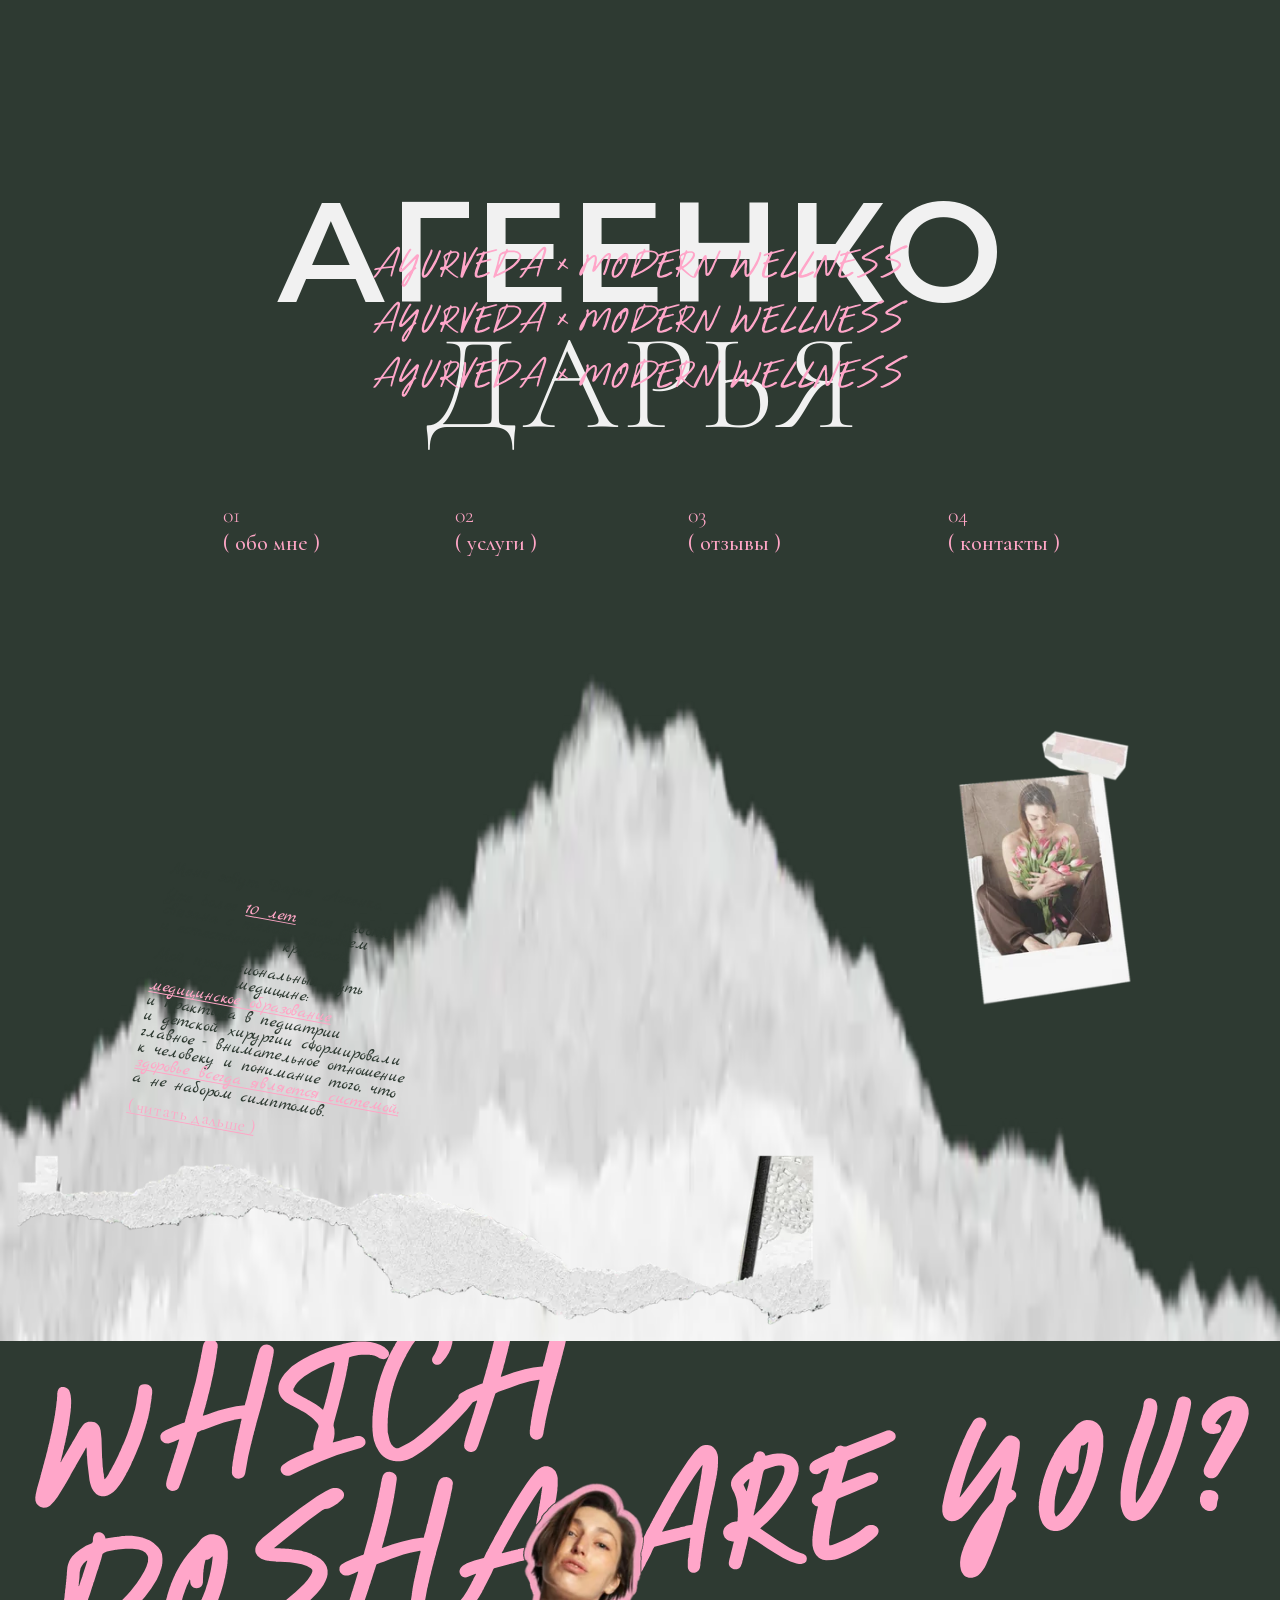
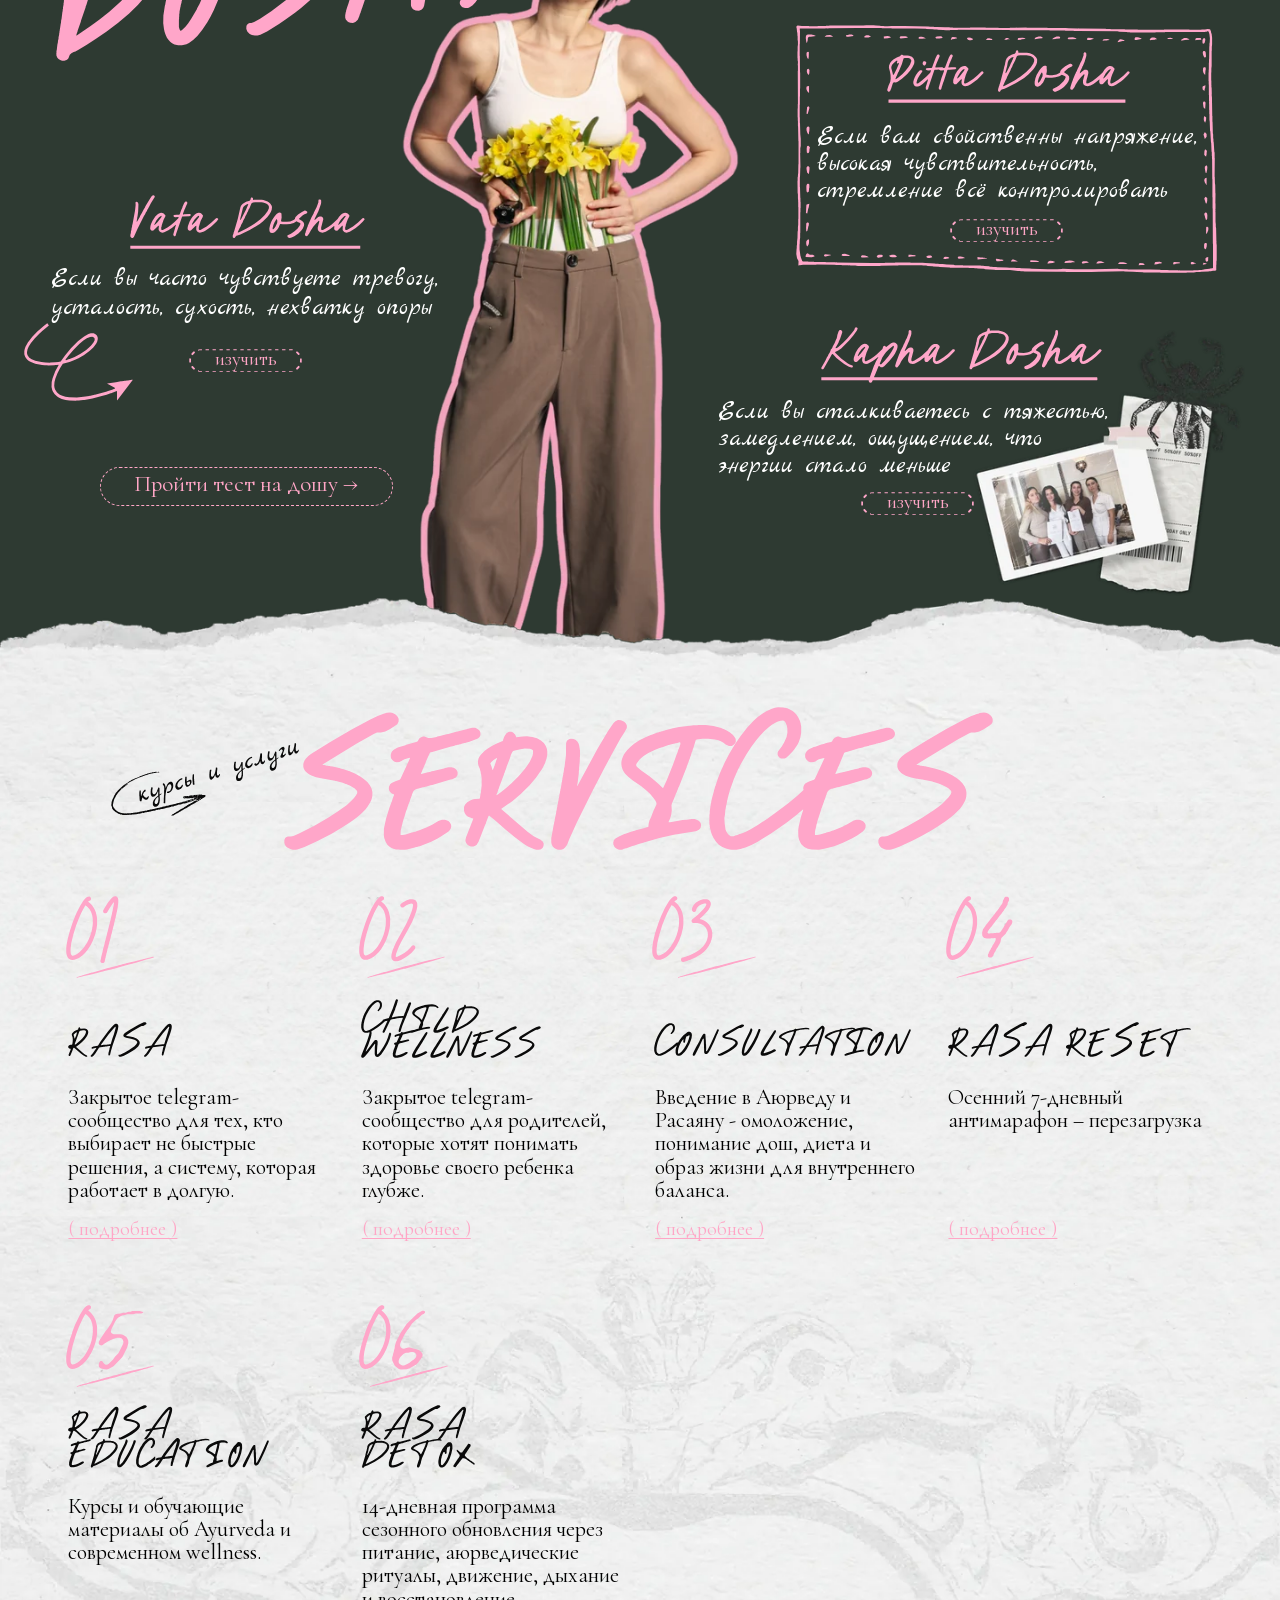
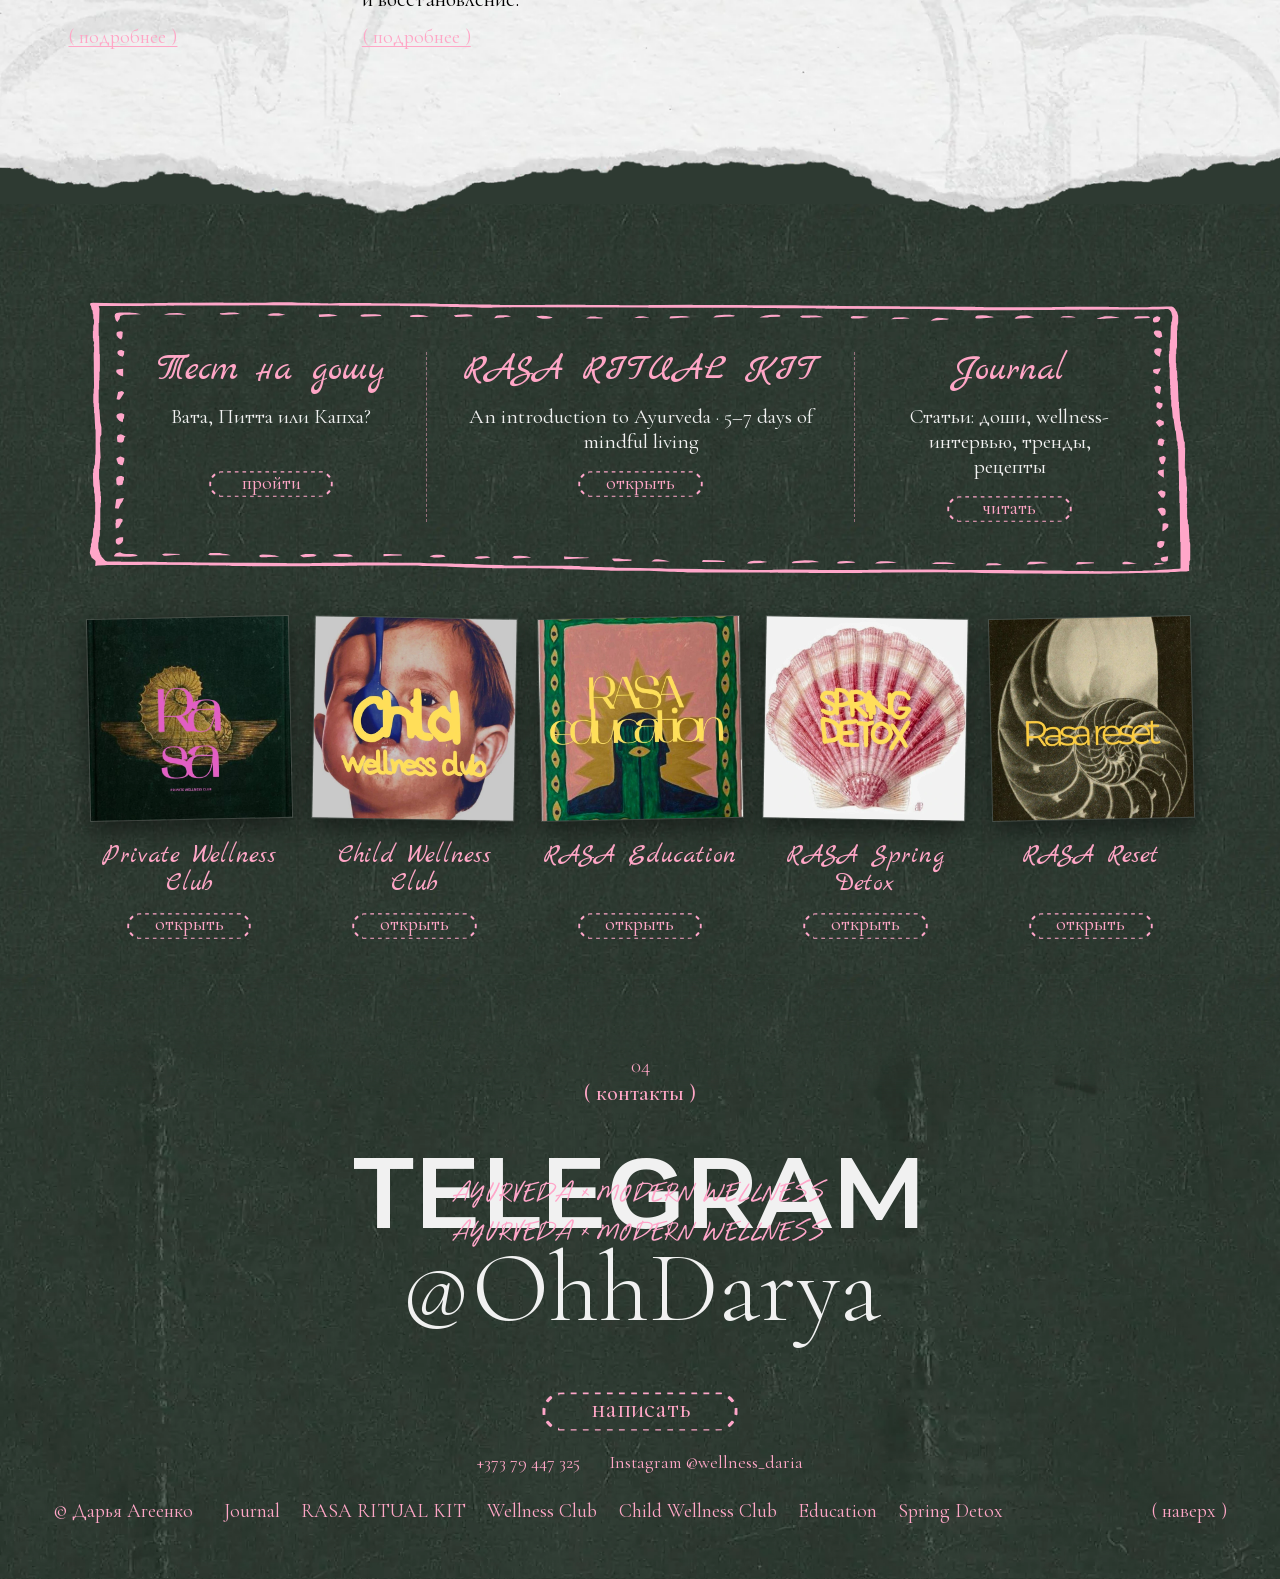
<file: index.html>
<!doctype html>
<html lang="ru">
<head>
<meta charset="utf-8">
<meta name="viewport" content="width=device-width, initial-scale=1">
<!-- seo -->
<title>Дарья Агеенко (Daria Ageenko): аюрведа и wellness</title>
<meta name="description" content="Дарья Агеенко: консультирующий специалист по Ayurveda, холистическая косметология, телесные практики. Консультации, RASA RESET, клубы RASA, тест на дошу.">
<meta name="robots" content="index, follow, max-image-preview:large">
<link rel="canonical" href="https://ohhwellness.com/">
<meta property="og:type" content="profile">
<meta property="og:site_name" content="Дарья Агеенко">
<meta property="og:locale" content="ru_RU">
<meta property="og:title" content="Дарья Агеенко: Ayurveda × Modern Wellness">
<meta property="og:description" content="Консультирующий специалист по Ayurveda. Консультации, программы RASA, клубы и тест на дошу.">
<meta property="og:url" content="https://ohhwellness.com/">
<meta property="og:image" content="https://ohhwellness.com/img/og-daria-ageenko.jpg">
<meta property="og:image:width" content="1200">
<meta property="og:image:height" content="630">
<meta property="og:image:alt" content="Дарья Агеенко: Ayurveda × Modern Wellness">
<meta property="profile:first_name" content="Дарья">
<meta property="profile:last_name" content="Агеенко">
<meta name="twitter:card" content="summary_large_image">
<meta name="twitter:title" content="Дарья Агеенко: Ayurveda × Modern Wellness">
<meta name="twitter:description" content="Консультирующий специалист по Ayurveda. Консультации, программы RASA, клубы и тест на дошу.">
<meta name="twitter:image" content="https://ohhwellness.com/img/og-daria-ageenko.jpg">
<meta name="twitter:image:alt" content="Дарья Агеенко: Ayurveda × Modern Wellness">
<script type="application/ld+json" data-seo>{"@context":"https://schema.org","@graph":[{"@type":"WebSite","@id":"https://ohhwellness.com/#website","url":"https://ohhwellness.com/","name":"Дарья Агеенко","alternateName":["Ohh Wellness","Daria Ageenko"],"inLanguage":"ru","publisher":{"@id":"https://ohhwellness.com/#person"}},{"@type":"Person","@id":"https://ohhwellness.com/#person","name":"Дарья Агеенко","givenName":"Дарья","familyName":"Агеенко","alternateName":["Daria Ageenko","Darya Ageenko","Агеенко Дарья"],"url":"https://ohhwellness.com/","image":{"@type":"ImageObject","@id":"https://ohhwellness.com/#person-image","url":"https://ohhwellness.com/img/daria-ageenko.jpg","width":1200,"height":1200,"caption":"Дарья Агеенко"},"jobTitle":"Консультирующий специалист по Ayurveda","description":"Более 10 лет работы с телом, здоровьем и естественной красотой. Медицинское образование и практика в педиатрии и детской хирургии. Холистическая косметология, телесные практики и массаж, embodiment-подход, аюрведические техники восстановления.","knowsAbout":["Аюрведа","Ayurveda","Расаяна","Доши","Холистическая косметология","Телесные практики","Массаж","Embodiment","Wellness"],"telephone":"+37379447325","sameAs":["https://www.instagram.com/wellness_daria/","https://t.me/OhhDarya"],"brand":{"@type":"Brand","name":"RASA"}},{"@type":"ProfilePage","@id":"https://ohhwellness.com/#webpage","url":"https://ohhwellness.com/","name":"Дарья Агеенко (Daria Ageenko): аюрведа и wellness","description":"Дарья Агеенко: консультирующий специалист по Ayurveda, холистическая косметология, телесные практики. Консультации, RASA RESET, клубы RASA, тест на дошу.","inLanguage":"ru","isPartOf":{"@id":"https://ohhwellness.com/#website"},"primaryImageOfPage":{"@type":"ImageObject","url":"https://ohhwellness.com/img/og-daria-ageenko.jpg"},"mainEntity":{"@id":"https://ohhwellness.com/#person"},"about":{"@id":"https://ohhwellness.com/#person"}}]}</script>
<!-- /seo -->
<meta name="theme-color" content="#2e3a32">
<link rel="icon" href="favicon.svg" type="image/svg+xml">
<link rel="icon" href="favicon-32.png" sizes="32x32" type="image/png">
<link rel="apple-touch-icon" href="apple-touch-icon.png">
<link rel="preconnect" href="https://vasylian-admin.vasilyanaptyp.workers.dev" crossorigin>
<link rel="preload" href="fonts/montserrat-600.woff2" as="font" type="font/woff2" crossorigin>
<link rel="preload" href="fonts/cormorant-300.woff2" as="font" type="font/woff2" crossorigin>
<link rel="preload" href="fonts/cormorant-garamond-400.woff2" as="font" type="font/woff2" crossorigin>
<link rel="stylesheet" href="css/style.css">
<link rel="stylesheet" href="css/extra.css">
<link rel="stylesheet" href="css/more.css">
<script>document.documentElement.className='js'</script>
</head>
<body>

<header class="hero" id="top">
  <picture class="hero__bg">
    <source media="(max-width: 699px)" srcset="img/m_hero_bg.webp">
    <img src="img/hero_bg.webp" srcset="img/hero_bg.webp 1x, img/hero_bg@2x.webp 2x" width="1440" height="840" alt="" fetchpriority="high" decoding="async">
  </picture>

  <button class="burger" type="button" aria-expanded="false" aria-controls="menu"><span class="burger__open">( меню )</span><span class="burger__close">( закрыть )</span></button>

  <div class="lockup">
    <h1 class="lockup__h"><span class="lockup__sur">АГЕЕНКО</span> <span class="lockup__name">ДАРЬЯ</span></h1>
    <p class="lockup__tag">
      <img src="img/script.svg" width="602" height="48" alt="Ayurveda × Modern Wellness">
      <img src="img/script.svg" width="602" height="48" alt="" aria-hidden="true">
      <img src="img/script.svg" width="602" height="48" alt="" aria-hidden="true">
    </p>
  </div>

  <nav class="menu" id="menu" aria-label="Разделы">
    <a class="menu__i menu__i--1" href="#about"><span class="menu__n">01</span><span class="menu__l">( обо мне )</span></a>
    <a class="menu__i menu__i--2" href="#services"><span class="menu__n">02</span><span class="menu__l">( услуги )</span></a>
    <a class="menu__i menu__i--3" href="rasa-reset.html#otzyvy"><span class="menu__n">03</span><span class="menu__l">( отзывы )</span></a>
    <a class="menu__i menu__i--4" href="#contacts"><span class="menu__n">04</span><span class="menu__l">( контакты )</span></a>
  </nav>
</header>

<main>

<section class="about" id="about" aria-labelledby="about-h">
  <div class="strip strip--about" data-parallax>
    <picture class="about__paper">
      <source media="(max-width: 699px)" srcset="img/m_about_top.webp">
      <img src="img/about_paper.webp" srcset="img/about_paper.webp 1x, img/about_paper@2x.webp 2x" width="1440" height="772" alt="" decoding="async">
    </picture>


    <div class="about__nb rv-settle">
      <picture class="about__nbimg">
        <source media="(max-width: 699px)" srcset="img/m_about_page.webp">
        <img src="img/about_nb.webp" srcset="img/about_nb.webp 1x, img/about_nb@2x.webp 2x" width="926" height="636" alt="Раскрытый блокнот: слева текст о Дарье Агеенко, справа её фотография на рынке" decoding="async" data-c-ph="about.photo" data-c-phas="mask" data-c-mask="assets/ph/nb_mask.webp" data-c-geo="55.076 11.006 41.847 91.187 0.98639 0.16440 -0.17009 0.98543" data-c-host=".about__nb" data-c-phcls="cph--desk" data-c-orig="assets/orig/about_photo.webp">
      </picture>
      <div class="about__text" data-c="about.short" data-c-as="ln" data-c-mark="em" data-c-fit="32 33.5 42">
        <h2 class="vh" id="about-h">Обо мне</h2>
        <p><span class="ln">Меня зовут Дарья Агеенко.</span></p>
        <p><span class="ln">Уже более <em>10 лет</em> моя работа</span>
           <span class="ln">связана с телом, здоровьем</span>
           <span class="ln">и естественной красотой.</span></p>
        <p><span class="ln">Мой профессиональный путь</span>
           <span class="ln">начался в медицине:</span>
           <span class="ln"><em>медицинское образование</em></span>
           <span class="ln">и практика в педиатрии</span>
           <span class="ln">и детской хирургии сформировали</span>
           <span class="ln">главное - внимательное отношение</span>
           <span class="ln">к человеку и понимание того, что</span>
           <span class="ln"><em>здоровье всегда является системой,</em></span>
           <span class="ln">а не набором симптомов.</span></p>
        <button class="more more--nb" type="button" data-modal="m-about">( читать дальше )</button>
      </div>
    </div>

    <picture class="about__photo rv-settle">
      <img src="img/m_about_photo.webp" width="376" height="376" alt="Дарья Агеенко на рынке, сидит у ящиков с фруктами" loading="lazy" decoding="async" data-c-ph="about.photo" data-c-phas="mask" data-c-mask="assets/ph/nbm_mask.webp" data-c-geo="0.399 2.340 80.585 97.739 1.00000 0.00000 0.00000 1.00000" data-c-orig="assets/orig/about_photo.webp">
    </picture>

    <picture class="about__sketch" aria-hidden="true">
      <img src="img/m_about_sketch.webp" width="312" height="355" alt="" loading="lazy" decoding="async">
    </picture>

    <picture class="about__pol rv-settle" style="--d:.15s">
      <img src="img/about_pol.webp" srcset="img/about_pol.webp 1x, img/about_pol@2x.webp 2x" width="200" height="314" alt="Дарья Агеенко с букетом тюльпанов, полароидный снимок" loading="lazy" decoding="async" data-c-ph="about.pol" data-c-phas="mask" data-c-mask="assets/ph/pol_mask.webp" data-c-geo="2.000 20.303 75.736 62.837 0.99688 -0.07889 0.12544 0.99210" data-c-orig="assets/orig/about_pol.webp">
    </picture>

    <picture class="about__edge">
      <source media="(max-width: 699px)" srcset="img/m_about_bottom.webp">
      <img src="img/about_edge.webp" srcset="img/about_edge.webp 1x, img/about_edge@2x.webp 2x" width="918" height="192" alt="" loading="lazy" decoding="async">
    </picture>
  </div>
</section>

<section class="dosha" id="dosha" aria-labelledby="dosha-h">
  <picture class="dosha__bg">
    <source media="(max-width: 699px)" srcset="[data-uri]">
    <img src="img/dosha_bg.webp" srcset="img/dosha_bg.webp 1x, img/dosha_bg@2x.webp 2x" width="1440" height="1270" alt="" loading="lazy" decoding="async">
  </picture>

  <div class="dosha__head">
    <h2 class="dosha__title" id="dosha-h" aria-label="Which dosha are you?">
      <img class="t-which rv" src="img/t_which.svg" width="603" height="234" alt="" aria-hidden="true">
      <img class="t-dosha rv" style="--d:.3s" src="img/t_dosha.svg" width="565" height="220" alt="" aria-hidden="true">
      <img class="t-are rv" style="--d:.16s" src="img/t_are.svg" width="287" height="161" alt="" aria-hidden="true">
      <img class="t-you rv" style="--d:.24s" src="img/t_you.svg" width="346" height="206" alt="" aria-hidden="true">
    </h2>
    <picture class="dosha__girl rv">
      <img src="img/dosha_girl.webp" srcset="img/dosha_girl.webp 1x, img/dosha_girl@2x.webp 2x" width="382" height="860" alt="Дарья Агеенко с букетом нарциссов" loading="lazy" decoding="async">
    </picture>
  </div>

  <article class="dcard dcard--vata rv">
    <h3 class="dcard__h"><img src="img/n_vata.svg" width="265" height="62" alt="Vata Dosha"></h3>
    <p class="dcard__t" data-c="dosha.vata.card" data-c-as="ln1" data-c-lncls="ln" data-c-fit="46 0 0"><span class="ln">Если вы часто чувствуете тревогу,</span> <span class="ln">усталость, сухость, нехватку опоры</span></p>
    <img class="dcard__arrow" src="img/arrow.svg" width="123" height="88" alt="" aria-hidden="true" loading="lazy">
    <button class="pill" type="button" data-modal="m-vata">изучить</button>
  </article>

  <article class="dcard dcard--pitta rv" style="--d:.1s">
    <img class="dcard__frame" src="img/frame.svg" width="473" height="280" alt="" aria-hidden="true" loading="lazy">
    <h3 class="dcard__h"><img src="img/n_pitta.svg" width="274" height="59" alt="Pitta Dosha"></h3>
    <p class="dcard__t" data-c="dosha.pitta.card" data-c-as="ln1" data-c-lncls="ln" data-c-fit="44 0 0"><span class="ln">Если вам свойственны напряжение,</span> <span class="ln">высокая чувствительность,</span> <span class="ln">стремление всё контролировать</span></p>
    <button class="pill" type="button" data-modal="m-pitta">изучить</button>
  </article>

  <article class="dcard dcard--kapha rv" style="--d:.2s">
    <h3 class="dcard__h"><img src="img/n_kapha.svg" width="316" height="63" alt="Kapha Dosha"></h3>
    <p class="dcard__t" data-c="dosha.kapha.card" data-c-as="ln1" data-c-lncls="ln" data-c-fit="46 0 0"><span class="ln">Если вы сталкиваетесь с тяжестью,</span> <span class="ln">замедлением, ощущением, что</span> <span class="ln">энергии стало меньше</span></p>
    <button class="pill" type="button" data-modal="m-kapha">изучить</button>
  </article>

  <picture class="dosha__pol rv" style="--d:.3s">
    <img src="img/dosha_pol.webp" srcset="img/dosha_pol.webp 1x, img/dosha_pol@2x.webp 2x" width="308" height="302" alt="Дарья Агеенко с коллегами, полароидный снимок и чек" loading="lazy" decoding="async">
  </picture>

  <a class="pill pill--lg pill--wide dosha__test rv" style="--d:.35s" href="test.html">Пройти тест на дошу →</a>
</section>

<section class="services" id="services" aria-labelledby="services-h">
  <div class="strip strip--services" data-parallax>
    <picture class="services__paper">
      <source media="(max-width: 699px)" srcset="img/m_services_top.webp">
      <img src="img/services_paper.webp" srcset="img/services_paper.webp 1x, img/services_paper@2x.webp 2x" width="1440" height="910" alt="" loading="lazy" decoding="async">
    </picture>
    <div class="services__fill" aria-hidden="true"></div>
    <div class="services__low" aria-hidden="true"><img src="img/services_paper.webp" srcset="img/services_paper.webp 1x, img/services_paper@2x.webp 2x" width="1440" height="910" alt="" loading="lazy" decoding="async"></div>
    <picture class="services__orn" aria-hidden="true">
      <img src="img/m_services_orn.webp" width="390" height="260" alt="" loading="lazy" decoding="async">
    </picture>

    <div class="services__head">
      <p class="services__kicker rv"><img src="img/kursy.svg" width="213" height="83" alt="курсы и услуги" loading="lazy"></p>
      <h2 class="services__title rv" id="services-h" style="--d:.08s"><img src="img/t_services.svg" width="797" height="160" alt="Services" loading="lazy"></h2>
    </div>

    <ol class="slist">
      <li class="sitem sitem--1 rv">
        <img class="sitem__n" src="img/num1.svg" width="123" height="114" alt="01" loading="lazy">
        <h3 class="sitem__h"><img src="img/s_rasa.svg" width="159" height="52" alt="Rasa" loading="lazy"></h3>
        <p class="sitem__t" data-cms="svc.1.text">Закрытое telegram-сообщество для тех, кто выбирает не быстрые решения, а систему, которая работает в долгую.</p>
        <button class="more" type="button" data-modal="m-rasa">( подробнее )</button>
      </li>
      <li class="sitem sitem--2 rv" style="--d:.08s">
        <img class="sitem__n" src="img/num2.svg" width="120" height="114" alt="02" loading="lazy">
        <h3 class="sitem__h"><img src="img/s_child.svg" width="274" height="90" alt="Child Wellness" loading="lazy"></h3>
        <p class="sitem__t" data-cms="svc.2.text">Закрытое telegram-сообщество для родителей, которые хотят понимать здоровье своего ребенка глубже.</p>
        <button class="more" type="button" data-modal="m-child">( подробнее )</button>
      </li>
      <li class="sitem sitem--3 rv" style="--d:.16s">
        <img class="sitem__n" src="img/num3.svg" width="144" height="114" alt="03" loading="lazy">
        <h3 class="sitem__h"><img src="img/s_consult.svg" width="391" height="51" alt="Consultation" loading="lazy"></h3>
        <p class="sitem__t" data-cms="svc.3.text">Введение в Аюрведу и Расаяну - омоложение, понимание дош, диета и образ жизни для внутреннего баланса.</p>
        <button class="more" type="button" data-modal="m-consult">( подробнее )</button>
      </li>
      <li class="sitem sitem--4 rv" style="--d:.24s">
        <img class="sitem__n" src="img/num4.svg" width="123" height="114" alt="04" loading="lazy">
        <h3 class="sitem__h"><img src="img/s_rasareset.svg" width="370" height="52" alt="Rasa Reset" loading="lazy"></h3>
        <p class="sitem__t" data-cms="svc.4.text">Осенний 7-дневный антимарафон – перезагрузка</p>
        <a class="more" href="rasa-reset.html">( подробнее )</a>
      </li>
      <li class="sitem sitem--5 rv">
        <img class="sitem__n" src="img/num5.svg" width="123" height="114" alt="05" loading="lazy">
        <h3 class="sitem__h"><img src="img/s_edu.svg" width="307" height="95" alt="Rasa Education" loading="lazy"></h3>
        <p class="sitem__t" data-cms="svc.5.text">Курсы и обучающие материалы об Ayurveda и современном wellness.</p>
        <a class="more" href="education.html">( подробнее )</a>
      </li>
      <li class="sitem sitem--6 rv" style="--d:.08s">
        <img class="sitem__n" src="img/num6.svg" width="123" height="114" alt="06" loading="lazy">
        <h3 class="sitem__h"><img src="img/s_detox.svg" width="173" height="95" alt="Rasa Spring Detox" loading="lazy"></h3>
        <p class="sitem__t" data-cms="svc.6.text">14-дневная программа сезонного обновления через питание, аюрведические ритуалы, движение, дыхание и восстановление.</p>
        <a class="more" href="detox.html">( подробнее )</a>
      </li>
    </ol>

    <picture class="services__bottom" aria-hidden="true">
      <img src="img/m_services_bottom.webp" width="390" height="63" alt="" loading="lazy" decoding="async">
    </picture>
  </div>
</section>

<section class="entry" id="more" aria-label="Тест на дошу, RASA RITUAL KIT, Journal, клубы, RASA Education, RASA Spring Detox и RASA Reset">
  <div class="entry__in rv">
    <div class="entry__i">
      <h2 class="entry__h">Тест на дошу</h2>
      <p class="entry__t">Вата, Питта или Капха?</p>
      <a class="pill" href="test.html">пройти</a>
    </div>
    <div class="entry__i">
      <h2 class="entry__h">RASA RITUAL KIT</h2>
      <p class="entry__t" data-cms="box.sub">An introduction to Ayurveda · 5–7 days of mindful living</p>
      <a class="pill" href="box.html">открыть</a>
    </div>
    <div class="entry__i">
      <h2 class="entry__h">Journal</h2>
      <p class="entry__t">Статьи: доши, wellness-интервью, тренды, рецепты</p>
      <a class="pill" href="journal.html">читать</a>
    </div>
  </div>
  <div class="prods rv">
    <a class="prod" href="club.html">
      <img class="prod__c" src="img/t/cover_club.webp" srcset="img/t/cover_club.webp 1x, img/t/cover_club@2x.webp 2x" width="640" height="640" alt="" loading="lazy" decoding="async" data-c-ph="club.cover" data-c-phas="cover" data-c-orig="assets/orig/cover_club.webp">
      <span class="prod__h">Private Wellness Club</span>
      <span class="pill">открыть</span>
    </a>
    <a class="prod" href="kids-club.html">
      <img class="prod__c" src="img/t/cover_kids.webp" srcset="img/t/cover_kids.webp 1x, img/t/cover_kids@2x.webp 2x" width="640" height="640" alt="" loading="lazy" decoding="async" data-c-ph="kids.cover" data-c-phas="cover" data-c-orig="assets/orig/cover_kids.webp">
      <span class="prod__h">Child Wellness Club</span>
      <span class="pill">открыть</span>
    </a>
    <a class="prod" href="education.html">
      <img class="prod__c" src="img/t/cover_edu.webp" srcset="img/t/cover_edu.webp 1x, img/t/cover_edu@2x.webp 2x" width="640" height="640" alt="" loading="lazy" decoding="async" data-c-ph="edu.cover" data-c-phas="cover" data-c-orig="assets/orig/cover_edu.webp">
      <span class="prod__h">RASA Education</span>
      <span class="pill">открыть</span>
    </a>
    <a class="prod" href="detox.html">
      <img class="prod__c" src="img/t/cover_detox.webp" srcset="img/t/cover_detox.webp 1x, img/t/cover_detox@2x.webp 2x" width="640" height="640" alt="" loading="lazy" decoding="async" data-c-ph="detox.cover" data-c-phas="cover" data-c-orig="assets/orig/cover_detox.webp">
      <span class="prod__h">RASA Spring Detox</span>
      <span class="pill">открыть</span>
    </a>
    <a class="prod" href="rasa-reset.html">
      <img class="prod__c" src="img/t/cover_reset.webp" srcset="img/t/cover_reset.webp 1x, img/t/cover_reset@2x.webp 2x" width="640" height="640" alt="" loading="lazy" decoding="async" data-c-ph="reset.cover" data-c-phas="cover" data-c-orig="assets/orig/cover_reset.webp">
      <span class="prod__h">RASA Reset</span>
      <span class="pill">открыть</span>
    </a>
  </div>
</section>

<section class="contacts" id="contacts" aria-labelledby="contacts-h">
  <p class="contacts__k rv"><span class="menu__n">04</span><span class="menu__l" id="contacts-h" role="heading" aria-level="2">( контакты )</span></p>
  <a class="tg rv" style="--d:.1s" href="https://t.me/OhhDarya" target="_blank" rel="noopener" aria-label="Написать Дарье в Telegram: @OhhDarya" data-c-href="tg" data-c-aria="Написать Дарье в Telegram: @{tg}">
    <span class="tg__big">TELEGRAM</span>
    <span class="tg__tag" aria-hidden="true">
      <img src="img/script.svg" width="602" height="48" alt="" loading="lazy">
      <img src="img/script.svg" width="602" height="48" alt="" loading="lazy">
    </span>
    <span class="tg__nick" data-c-text="@{tg}" data-c-fitw=".tg__big">@OhhDarya</span>
  </a>
  <a class="pill pill--lg rv" style="--d:.2s" href="https://t.me/OhhDarya" target="_blank" rel="noopener" data-c-href="tg">написать</a>
  <p class="contacts__more rv" style="--d:.3s"><a href="tel:+37379447325" data-cms="contact.phone" data-cms-tel="contact.phone">+373 79 447 325</a><a href="https://www.instagram.com/wellness_daria/" target="_blank" rel="noopener" data-c-href="ig" data-c-text="Instagram @{ig}">Instagram @wellness_daria</a></p>
</section>

</main>

<footer class="foot">
  <p>© Дарья Агеенко</p>
  <nav class="foot__nav" aria-label="Разделы сайта">
    <a href="journal.html">Journal</a>
    <a href="box.html">RASA RITUAL KIT</a>
    <a href="club.html">Wellness Club</a>
    <a href="kids-club.html">Child Wellness Club</a>
    <a href="education.html">Education</a>
    <a href="detox.html">Spring Detox</a>
  </nav>
  <a href="#top">( наверх )</a>
</footer>

<dialog class="modal modal--paper modal--long" id="m-about" aria-label="Обо мне">
  <div class="modal__in">
    <p class="modal__lead" data-cms="about.lead">Меня зовут Дарья Агеенко.</p>
    <div class="modal__body" data-c="about.full" data-c-as="blocks">
      <p>Уже более 10 лет моя работа связана с телом, здоровьем и естественной красотой.</p>
      <p>Мой профессиональный путь начался в медицине: медицинское образование и практика в педиатрии и детской хирургии сформировали главное — внимательное отношение к человеку и понимание того, что здоровье всегда является системой, а не набором симптомов.</p>
      <p>Со временем этот медицинский опыт естественно расширился в сторону холистического подхода — когда внимание уделяется не только коже или отдельной проблеме, а всему человеку: телу, нервной системе, образу жизни и внутреннему состоянию.</p>
      <p>Сегодня моя практика объединяет несколько направлений:</p>
      <ul>
        <li>— холистическая косметология</li>
        <li>— телесные практики и массаж</li>
        <li>— embodiment-подход к работе с телом</li>
        <li>— аюрведические техники восстановления</li>
      </ul>
      <p>Уже более 5 лет я практикую как консультирующий специалист по Ayurveda, помогая людям выстраивать питание, ритмы жизни и уход за телом в соответствии с их природной конституцией.</p>
    </div>
    <button class="modal__x" type="button" data-close>( закрыть )</button>
  </div>
</dialog>
<dialog class="modal modal--dark" id="m-vata" aria-labelledby="m-vata-h">
  <div class="modal__in">
    <img loading="lazy" class="modal__frame" src="img/frame.svg" width="473" height="280" alt="" aria-hidden="true">
    <h2 class="modal__h" id="m-vata-h"><img loading="lazy" src="img/n_vata.svg" width="265" height="62" alt="Vata Dosha"></h2>
    <p class="modal__t" data-cms="dosha.vata.more">Если вы часто чувствуете тревогу, усталость, сухость, нехватку опоры</p>
    <a class="pill pill--lg pill--wide modal__test" href="test.html">Пройти тест на дошу →</a>
    <button class="modal__x" type="button" data-close>( закрыть )</button>
  </div>
</dialog>
<dialog class="modal modal--dark" id="m-pitta" aria-labelledby="m-pitta-h">
  <div class="modal__in">
    <img loading="lazy" class="modal__frame" src="img/frame.svg" width="473" height="280" alt="" aria-hidden="true">
    <h2 class="modal__h" id="m-pitta-h"><img loading="lazy" src="img/n_pitta.svg" width="274" height="59" alt="Pitta Dosha"></h2>
    <p class="modal__t" data-cms="dosha.pitta.more">Если вам свойственны напряжение, высокая чувствительность, стремление всё контролировать</p>
    <a class="pill pill--lg pill--wide modal__test" href="test.html">Пройти тест на дошу →</a>
    <button class="modal__x" type="button" data-close>( закрыть )</button>
  </div>
</dialog>
<dialog class="modal modal--dark" id="m-kapha" aria-labelledby="m-kapha-h">
  <div class="modal__in">
    <img loading="lazy" class="modal__frame" src="img/frame.svg" width="473" height="280" alt="" aria-hidden="true">
    <h2 class="modal__h" id="m-kapha-h"><img loading="lazy" src="img/n_kapha.svg" width="316" height="63" alt="Kapha Dosha"></h2>
    <p class="modal__t" data-cms="dosha.kapha.more">Если вы сталкиваетесь с тяжестью, замедлением, ощущением, что энергии стало меньше</p>
    <a class="pill pill--lg pill--wide modal__test" href="test.html">Пройти тест на дошу →</a>
    <button class="modal__x" type="button" data-close>( закрыть )</button>
  </div>
</dialog>
<dialog class="modal modal--paper" id="m-rasa" aria-labelledby="m-rasa-h">
  <div class="modal__in">
    <h2 class="modal__h" id="m-rasa-h"><img loading="lazy" src="img/s_rasa.svg" width="159" height="52" alt="Rasa"></h2>
    <p class="modal__t" data-cms="svc.1.more">Закрытое telegram-сообщество для тех, кто выбирает не быстрые решения, а систему, которая работает в долгую.</p>
    <a class="modal__go" href="club.html">( открыть страницу клуба )</a>
    <button class="modal__x" type="button" data-close>( закрыть )</button>
  </div>
</dialog>
<dialog class="modal modal--paper" id="m-child" aria-labelledby="m-child-h">
  <div class="modal__in">
    <h2 class="modal__h" id="m-child-h"><img loading="lazy" src="img/s_child.svg" width="274" height="90" alt="Child Wellness"></h2>
    <p class="modal__t" data-cms="svc.2.more">Закрытое telegram-сообщество для родителей, которые хотят понимать здоровье своего ребенка глубже.</p>
    <a class="modal__go" href="kids-club.html">( открыть страницу клуба )</a>
    <button class="modal__x" type="button" data-close>( закрыть )</button>
  </div>
</dialog>
<dialog class="modal modal--dark modal--long modal--cons" id="m-consult" aria-labelledby="m-consult-h">
  <div class="modal__in" data-c-cons="cons">
    <h2 class="vh" id="m-consult-h">Consultation</h2>
    <article class="cons">
      <h3 class="cons__h">consultation</h3>
      <p class="cons__price">€45</p>
      <p class="cons__t">Введение в Аюрведу и Расаяну - омоложение, понимание дош, диета и образ жизни для внутреннего баланса. Индивидуальный разбор продуктов питания для личного меню питания и образа жизни. Адаптация Расаяны в повседневность. Составление индивидуальной программы омоложения, с учетом превалирующей доши. Медитации и йога для улучшения качества жизни с учетом индивидуации.</p>
      <a class="pill pill--lg" href="https://t.me/OhhDarya" target="_blank" rel="noopener" data-c-href="tg">Записаться</a>
    </article>
    <article class="cons">
      <h3 class="cons__h">consultation <span>follow-up</span></h3>
      <p class="cons__price">€35</p>
      <p class="cons__t">Глубокое понимание каждой из дош и элементов. Адаптация под сезонность своего меню и распорядка дня. Внедрение новых привычек. Подбор диеты и образа жизни с учетом превалирующей доши. Аюрведическая детоксикация. Продвинутые техники Расаяны. Роль умственного здоровья и эмоционального баланса. Медитативные и релаксационные техники для ума и духа.</p>
      <a class="pill pill--lg" href="https://t.me/OhhDarya" target="_blank" rel="noopener" data-c-href="tg">Записаться</a>
    </article>
    <article class="cons">
      <h3 class="cons__h">premium personalized <span>guidance</span></h3>
      <p class="cons__price">€150 <span>1 month</span></p>
      <p class="cons__t"><strong>Индивидуальное ведение на 3 месяца</strong> — персональный путь к балансу, обновлению и гармонии через Аюрведу и Расаяну. Глубокая работа с дошами, индивидуальная стратегия питания и образа жизни, практики йоги и медитации. Формирование устойчивых привычек, поддержка энергии и эмоционального равновесия. Комплексный подход к омоложению и улучшению качества жизни с персональным сопровождением на каждом этапе.</p>
      <a class="pill pill--lg" href="https://t.me/OhhDarya" target="_blank" rel="noopener" data-c-href="tg">Записаться</a>
    </article>
    <button class="modal__x" type="button" data-close>( закрыть )</button>
  </div>
</dialog>

<script src="js/main.js" defer></script>
<script src="js/cms-site.js" defer></script>
<script src="assets/js/cms.js" data-cms-api="https://vasylian-admin.vasilyanaptyp.workers.dev" data-cms-site="ageenko" defer></script>
</body>
</html>
</file>
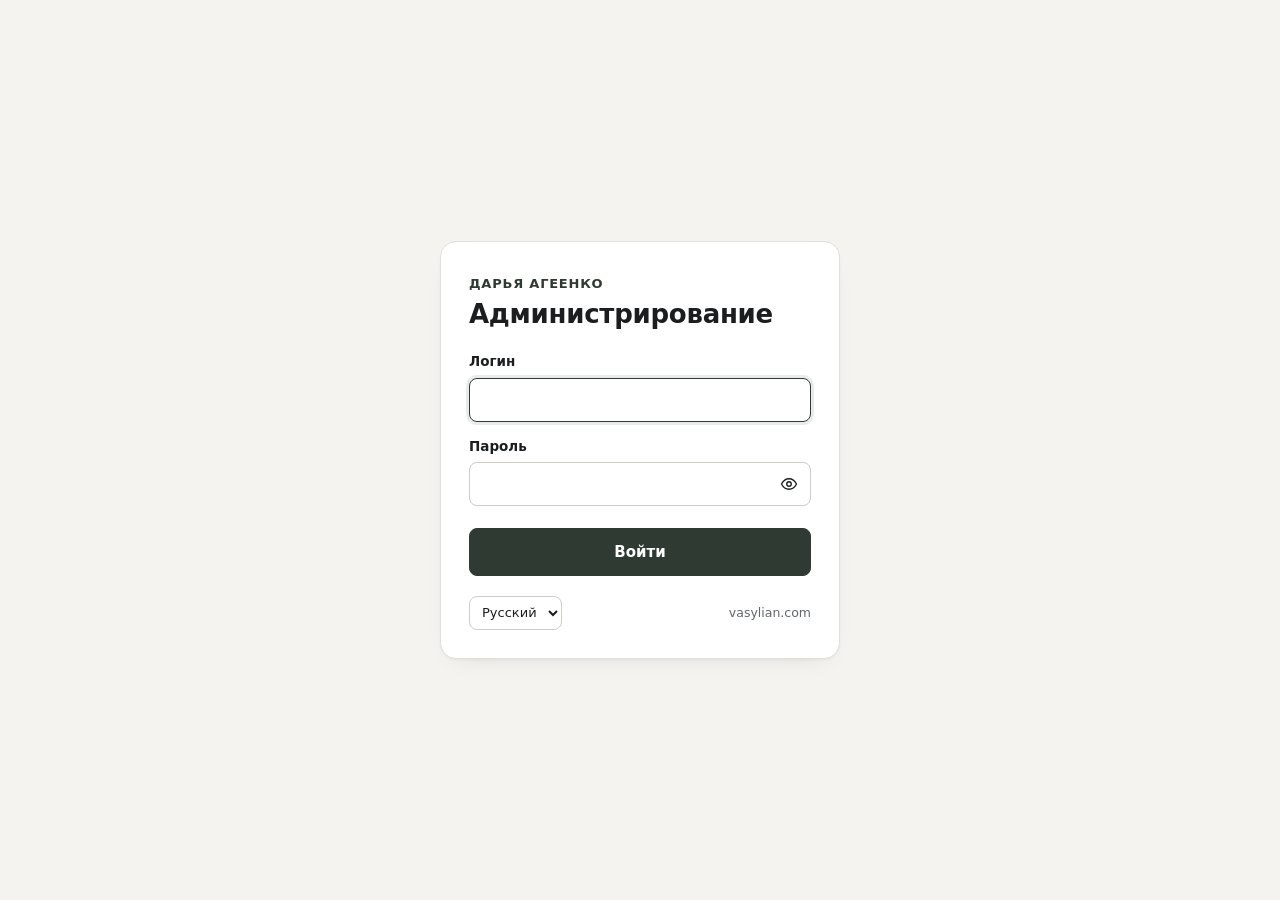
<file: admin/index.html>
<!doctype html>
<html lang="lv">
<head>
<meta charset="utf-8">
<meta name="viewport" content="width=device-width, initial-scale=1, viewport-fit=cover">
<meta name="robots" content="noindex, nofollow">
<meta name="referrer" content="strict-origin">
<meta http-equiv="Content-Security-Policy" content="default-src 'self'; script-src 'self'; style-src 'self'; img-src 'self' data: blob: https://*.workers.dev https://*.vasylian.com; connect-src 'self' https://*.workers.dev https://*.vasylian.com; font-src 'self'; object-src 'none'; base-uri 'none'; form-action 'none'">
<title>Admin</title>
<link rel="icon" href="data:,">
<link rel="stylesheet" href="admin.css">
<script src="admin.js" defer></script>
</head>
<body>
<div id="app" class="app is-loading" aria-busy="true">
  <noscript><p class="nojs">JavaScript is needed for the editor. / Redaktoram nepieciešams JavaScript.</p></noscript>
</div>
</body>
</html>
</file>
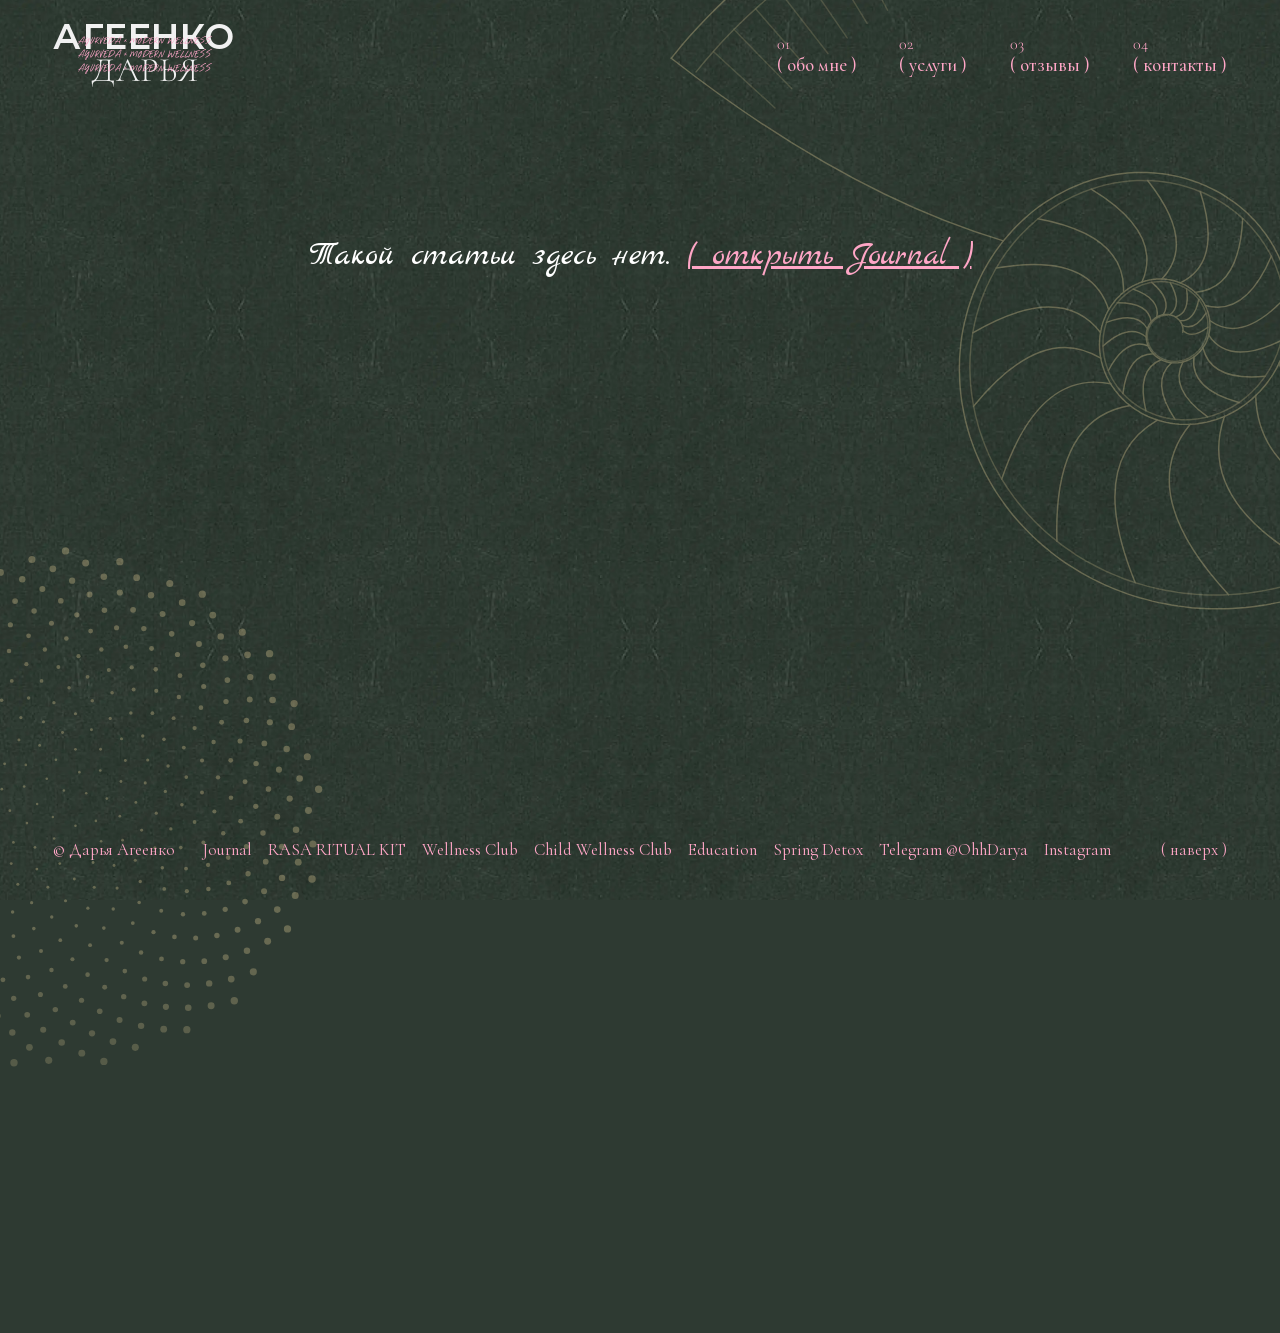
<file: article.html>
<!doctype html>
<html lang="ru" class="tp">
<head>
<meta charset="utf-8">
<meta name="viewport" content="width=device-width, initial-scale=1">
<!-- seo -->
<title>Journal | Дарья Агеенко</title>
<meta name="description" content="Статья из Journal Дарьи Агеенко: Ayurveda и современный wellness.">
<meta property="og:type" content="article">
<meta property="og:site_name" content="Дарья Агеенко">
<meta property="og:locale" content="ru_RU">
<meta property="og:title" content="Journal: Дарья Агеенко">
<meta property="og:description" content="Ayurveda × Modern Wellness: статьи, интервью, рецепты.">
<meta property="og:image" content="https://ohhwellness.com/img/og-daria-ageenko.jpg">
<meta property="og:image:width" content="1200">
<meta property="og:image:height" content="630">
<meta property="og:image:alt" content="Дарья Агеенко: Ayurveda × Modern Wellness">
<meta name="twitter:card" content="summary_large_image">
<meta name="twitter:title" content="Journal: Дарья Агеенко">
<meta name="twitter:description" content="Ayurveda × Modern Wellness: статьи, интервью, рецепты.">
<meta name="twitter:image" content="https://ohhwellness.com/img/og-daria-ageenko.jpg">
<meta name="twitter:image:alt" content="Дарья Агеенко: Ayurveda × Modern Wellness">
<!-- /seo -->
<meta name="theme-color" content="#2e3a32">
<link rel="icon" href="favicon.svg" type="image/svg+xml">
<link rel="icon" href="favicon-32.png" sizes="32x32" type="image/png">
<link rel="apple-touch-icon" href="apple-touch-icon.png">
<link rel="preconnect" href="https://vasylian-admin.vasilyanaptyp.workers.dev" crossorigin>
<link rel="preload" href="img/t/shell-nautilus.svg" as="image" fetchpriority="high">
<link rel="preload" href="fonts/montserrat-600.woff2" as="font" type="font/woff2" crossorigin>
<link rel="preload" href="fonts/cormorant-300.woff2" as="font" type="font/woff2" crossorigin>
<link rel="preload" href="fonts/cormorant-garamond-400.woff2" as="font" type="font/woff2" crossorigin>
<link rel="preload" href="fonts/cormorant-garamond-500.woff2" as="font" type="font/woff2" crossorigin>
<link rel="stylesheet" href="css/style.css">
<link rel="stylesheet" href="css/tests.css">
<link rel="stylesheet" href="css/extra.css">
<script>document.documentElement.classList.add('js')</script>
</head>
<body>
<div class="tbg" aria-hidden="true"></div>

<header class="thead" id="top">
  <a class="tlogo lockup" href="./" aria-label="Агеенко Дарья: на главную">
    <span class="lockup__h"><span class="lockup__sur">АГЕЕНКО</span> <span class="lockup__name">ДАРЬЯ</span></span>
    <span class="lockup__tag" aria-hidden="true">
      <img src="img/script.svg" width="602" height="48" alt="">
      <img src="img/script.svg" width="602" height="48" alt="">
      <img src="img/script.svg" width="602" height="48" alt="">
    </span>
  </a>
  <button class="burger" type="button" aria-expanded="false" aria-controls="menu"><span class="burger__open">( меню )</span><span class="burger__close">( закрыть )</span></button>
  <nav class="menu" id="menu" aria-label="Разделы">
    <a class="menu__i" href="./#about"><span class="menu__n">01</span><span class="menu__l">( обо мне )</span></a>
    <a class="menu__i" href="./#services"><span class="menu__n">02</span><span class="menu__l">( услуги )</span></a>
    <a class="menu__i" href="rasa-reset.html#otzyvy"><span class="menu__n">03</span><span class="menu__l">( отзывы )</span></a>
    <a class="menu__i" href="./#contacts"><span class="menu__n">04</span><span class="menu__l">( контакты )</span></a>
  </nav>
</header>

<main class="ar">

  <!-- статья Journal: содержимое приходит из редактора сайта (admin/, раздел «Journal»), адрес article.html?id=… -->
  <article class="ar-in" data-article hidden>
    <header class="ar-head">
      <a class="tlink ar-back" href="journal.html"><span class="arr" aria-hidden="true"></span>Journal</a>
      <div class="ar-head__l">
        <p class="ar-rub" data-a-rubric></p>
        <h1 class="ar-h" data-a-title tabindex="-1"></h1>
        <p class="ar-date" data-a-date hidden></p>
      </div>
      <figure class="ar-cover" data-a-cover hidden><img alt="" width="800" height="1000" decoding="async"></figure>
    </header>
    <div class="paper ar-paper">
      <div class="ar-text" data-a-text></div>
    </div>
    <div class="ar-end">
      <a class="pill pill--cta" href="test.html">Пройти тест на дошу&nbsp;<span class="arr" aria-hidden="true"></span></a>
      <p class="ar-end__links">
        <a class="tlink" href="journal.html">( все статьи )</a>
        <a class="tlink" href="rasa-reset.html">( RASA RESET )</a>
      </p>
    </div>
  </article>

  <p class="ar-none" data-a-none hidden>Такой статьи здесь нет. <a href="journal.html">( открыть Journal )</a></p>
  <noscript><p class="ar-none">Статьи открываются с включённым JavaScript. <a href="journal.html">( Journal )</a></p></noscript>

</main>

<footer class="foot tfoot">
  <p>© Дарья Агеенко</p>
  <nav class="foot__nav" aria-label="Разделы сайта">
    <a href="journal.html">Journal</a>
    <a href="box.html">RASA RITUAL KIT</a>
    <a href="club.html">Wellness Club</a>
    <a href="kids-club.html">Child Wellness Club</a>
    <a href="education.html">Education</a>
    <a href="detox.html">Spring Detox</a>
    <a href="https://t.me/OhhDarya" target="_blank" rel="noopener" aria-label="Telegram Дарьи: @OhhDarya" data-c-href="tg" data-c-aria="Telegram Дарьи: @{tg}" data-c-text="Telegram @{tg}">Telegram @OhhDarya</a>
    <a href="https://www.instagram.com/wellness_daria/" target="_blank" rel="noopener" data-c-href="ig">Instagram</a>
  </nav>
  <a href="#top">( наверх )</a>
</footer>

<script src="js/main.js" defer></script>
<script src="js/cms-site.js" defer></script>
<script src="js/seo-dyn.js" defer></script>
<script src="js/article.js" defer></script>
<script src="assets/js/cms.js" data-cms-api="https://vasylian-admin.vasilyanaptyp.workers.dev" data-cms-site="ageenko" defer></script>
</body>
</html>
</file>
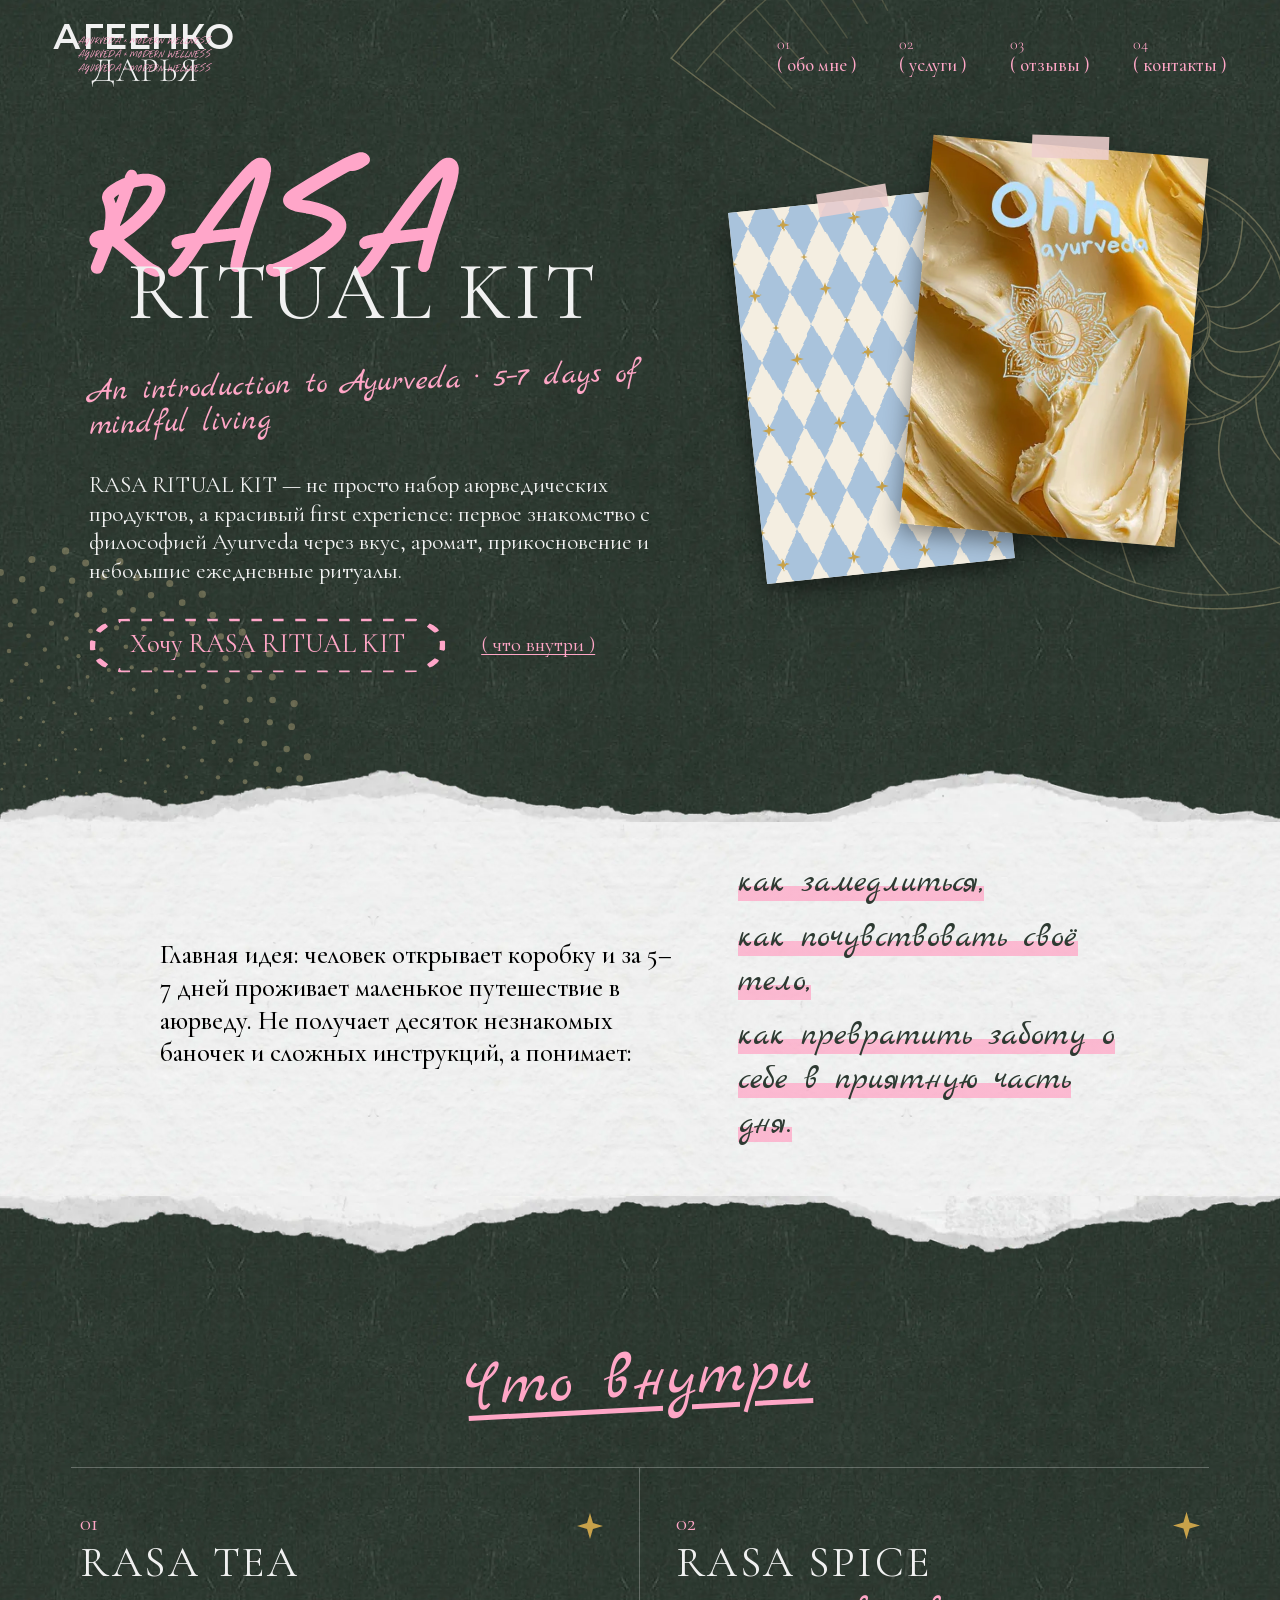
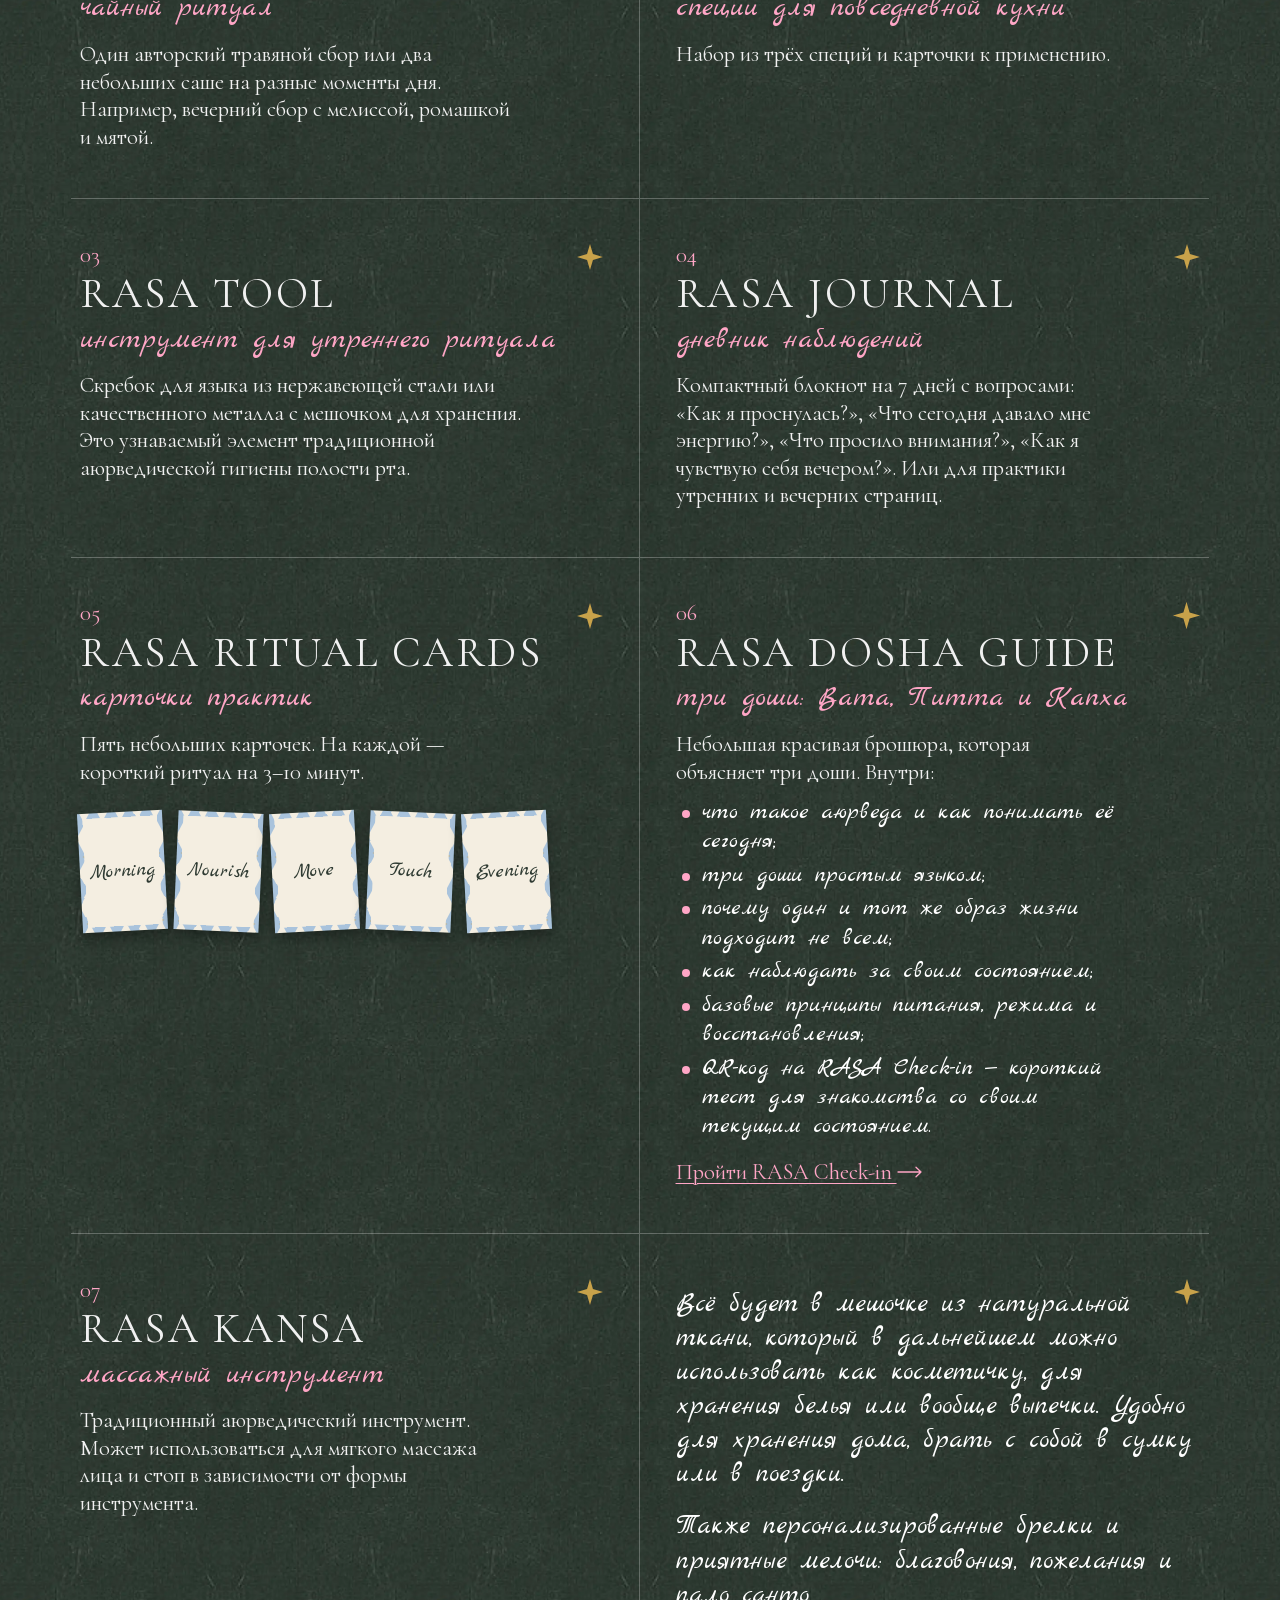
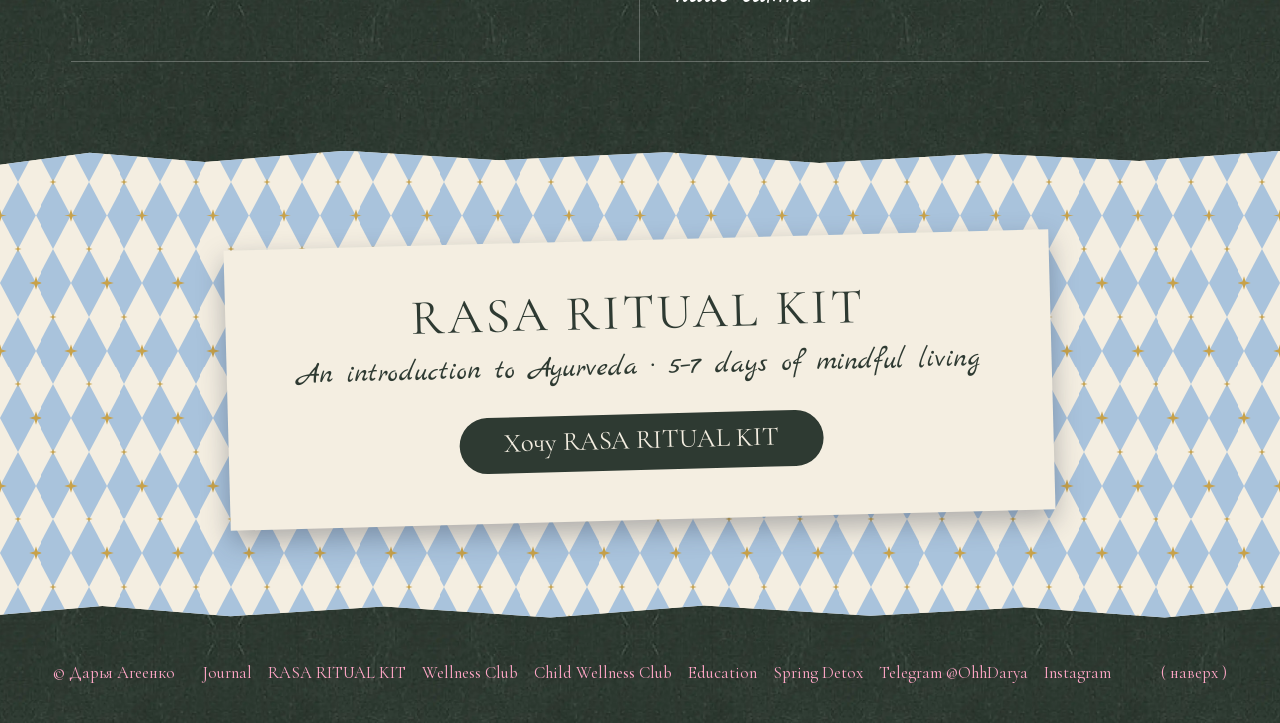
<file: box.html>
<!doctype html>
<html lang="ru" class="tp">
<head>
<meta charset="utf-8">
<meta name="viewport" content="width=device-width, initial-scale=1">
<!-- seo -->
<title>RASA RITUAL KIT: первое знакомство с аюрведой | Дарья Агеенко</title>
<meta name="description" content="RASA RITUAL KIT Дарьи Агеенко: an introduction to Ayurveda, 5–7 days of mindful living. Чай, специи, скребок для языка, дневник, карточки практик и канса.">
<meta name="robots" content="index, follow, max-image-preview:large">
<link rel="canonical" href="https://ohhwellness.com/box.html">
<meta property="og:type" content="website">
<meta property="og:site_name" content="Дарья Агеенко">
<meta property="og:locale" content="ru_RU">
<meta property="og:title" content="RASA RITUAL KIT">
<meta property="og:description" content="An introduction to Ayurveda · 5–7 days of mindful living. Набор Дарьи Агеенко.">
<meta property="og:url" content="https://ohhwellness.com/box.html">
<meta property="og:image" content="https://ohhwellness.com/img/og/og-ritual-kit.jpg">
<meta property="og:image:width" content="1200">
<meta property="og:image:height" content="630">
<meta property="og:image:alt" content="RASA RITUAL KIT: набор Дарьи Агеенко">
<meta name="twitter:card" content="summary_large_image">
<meta name="twitter:title" content="RASA RITUAL KIT">
<meta name="twitter:description" content="An introduction to Ayurveda · 5–7 days of mindful living. Набор Дарьи Агеенко.">
<meta name="twitter:image" content="https://ohhwellness.com/img/og/og-ritual-kit.jpg">
<meta name="twitter:image:alt" content="RASA RITUAL KIT: набор Дарьи Агеенко">
<script type="application/ld+json" data-seo>{"@context":"https://schema.org","@graph":[{"@type":"WebSite","@id":"https://ohhwellness.com/#website","url":"https://ohhwellness.com/","name":"Дарья Агеенко","alternateName":["Ohh Wellness","Daria Ageenko"],"inLanguage":"ru","publisher":{"@id":"https://ohhwellness.com/#person"}},{"@type":"Person","@id":"https://ohhwellness.com/#person","name":"Дарья Агеенко","givenName":"Дарья","familyName":"Агеенко","alternateName":["Daria Ageenko","Darya Ageenko","Агеенко Дарья"],"url":"https://ohhwellness.com/","image":{"@type":"ImageObject","@id":"https://ohhwellness.com/#person-image","url":"https://ohhwellness.com/img/daria-ageenko.jpg","width":1200,"height":1200,"caption":"Дарья Агеенко"},"jobTitle":"Консультирующий специалист по Ayurveda","description":"Более 10 лет работы с телом, здоровьем и естественной красотой. Медицинское образование и практика в педиатрии и детской хирургии. Холистическая косметология, телесные практики и массаж, embodiment-подход, аюрведические техники восстановления.","knowsAbout":["Аюрведа","Ayurveda","Расаяна","Доши","Холистическая косметология","Телесные практики","Массаж","Embodiment","Wellness"],"telephone":"+37379447325","sameAs":["https://www.instagram.com/wellness_daria/","https://t.me/OhhDarya"],"brand":{"@type":"Brand","name":"RASA"}},{"@type":"WebPage","@id":"https://ohhwellness.com/box.html#webpage","url":"https://ohhwellness.com/box.html","name":"RASA RITUAL KIT: первое знакомство с аюрведой | Дарья Агеенко","description":"RASA RITUAL KIT Дарьи Агеенко: an introduction to Ayurveda, 5–7 days of mindful living. Чай, специи, скребок для языка, дневник, карточки практик и канса.","inLanguage":"ru","isPartOf":{"@id":"https://ohhwellness.com/#website"},"primaryImageOfPage":{"@type":"ImageObject","url":"https://ohhwellness.com/img/og/og-ritual-kit.jpg"},"about":{"@id":"https://ohhwellness.com/#person"},"author":{"@id":"https://ohhwellness.com/#person"},"breadcrumb":{"@id":"https://ohhwellness.com/box.html#breadcrumb"}},{"@type":"BreadcrumbList","@id":"https://ohhwellness.com/box.html#breadcrumb","itemListElement":[{"@type":"ListItem","position":1,"name":"Дарья Агеенко","item":"https://ohhwellness.com/"},{"@type":"ListItem","position":2,"name":"RASA RITUAL KIT","item":"https://ohhwellness.com/box.html"}]}]}</script>
<!-- /seo -->
<meta name="theme-color" content="#2e3a32">
<link rel="icon" href="favicon.svg" type="image/svg+xml">
<link rel="icon" href="favicon-32.png" sizes="32x32" type="image/png">
<link rel="apple-touch-icon" href="apple-touch-icon.png">
<link rel="preconnect" href="https://vasylian-admin.vasilyanaptyp.workers.dev" crossorigin>
<link rel="preload" href="img/t/shell-nautilus.svg" as="image" fetchpriority="high">
<link rel="preload" href="fonts/montserrat-600.woff2" as="font" type="font/woff2" crossorigin>
<link rel="preload" href="fonts/cormorant-300.woff2" as="font" type="font/woff2" crossorigin>
<link rel="preload" href="fonts/cormorant-garamond-400.woff2" as="font" type="font/woff2" crossorigin>
<link rel="preload" href="fonts/cormorant-garamond-500.woff2" as="font" type="font/woff2" crossorigin>
<link rel="stylesheet" href="css/style.css">
<link rel="stylesheet" href="css/tests.css">
<link rel="stylesheet" href="css/extra.css">
<script>document.documentElement.classList.add('js')</script>
</head>
<body>
<div class="tbg" aria-hidden="true"></div>

<header class="thead" id="top">
  <a class="tlogo lockup" href="./" aria-label="Агеенко Дарья: на главную">
    <span class="lockup__h"><span class="lockup__sur">АГЕЕНКО</span> <span class="lockup__name">ДАРЬЯ</span></span>
    <span class="lockup__tag" aria-hidden="true">
      <img src="img/script.svg" width="602" height="48" alt="">
      <img src="img/script.svg" width="602" height="48" alt="">
      <img src="img/script.svg" width="602" height="48" alt="">
    </span>
  </a>
  <button class="burger" type="button" aria-expanded="false" aria-controls="menu"><span class="burger__open">( меню )</span><span class="burger__close">( закрыть )</span></button>
  <nav class="menu" id="menu" aria-label="Разделы">
    <a class="menu__i" href="./#about"><span class="menu__n">01</span><span class="menu__l">( обо мне )</span></a>
    <a class="menu__i" href="./#services"><span class="menu__n">02</span><span class="menu__l">( услуги )</span></a>
    <a class="menu__i" href="rasa-reset.html#otzyvy"><span class="menu__n">03</span><span class="menu__l">( отзывы )</span></a>
    <a class="menu__i" href="./#contacts"><span class="menu__n">04</span><span class="menu__l">( контакты )</span></a>
  </nav>
</header>

<main class="bx">

  <section class="bx-hero" aria-labelledby="bx-h">
    <div class="bx-hero__l">
      <h1 class="bx-ttl" id="bx-h" aria-label="RASA RITUAL KIT">
        <img src="img/t/t_rasa_word.svg" width="395" height="132" alt="RASA" aria-hidden="true">
        <span aria-hidden="true">RITUAL KIT</span>
      </h1>
      <p class="bx-sub" data-cms="box.sub">An introduction to Ayurveda · 5–7 days of mindful living</p>
      <p class="bx-lead" data-cms="box.lead">RASA RITUAL KIT — не просто набор аюрведических продуктов, а красивый first experience: первое знакомство с философией Ayurveda через вкус, аромат, прикосновение и небольшие ежедневные ритуалы.</p>
      <div class="bx-go">
        <a class="pill pill--cta" href="https://t.me/OhhDarya" target="_blank" rel="noopener" data-c-href="box" data-cms="box.btn">Хочу RASA RITUAL KIT</a>
        <a class="tlink" href="#inside">( что внутри )</a>
      </div>
    </div>
    <div class="bx-pack">
      <div class="bx-swatch harl" aria-hidden="true"></div>
      <figure class="bx-env">
        <img src="img/t/box_envelope.webp" srcset="img/t/box_envelope.webp 1x, img/t/box_envelope@2x.webp 2x" width="360" height="510" alt="Конверт с принтом сливочного масла, логотипом Ohh ayurveda и мандалой" decoding="async" data-c-ph="box.photo" data-c-first="box.photos" data-c-phas="cover" data-c-orig="assets/orig/box_envelope.webp">
      </figure>
    </div>
  </section>

  <section class="bx-ideaw" aria-label="Главная идея">
    <div class="paper">
      <div class="bx-idea">
        <p data-cms="box.idea">Главная идея: человек открывает коробку и за 5–7 дней проживает маленькое путешествие в аюрведу. Не получает десяток незнакомых баночек и сложных инструкций, а понимает:</p>
        <ul data-c="box.idea.list" data-c-as="items" data-c-wrap="span">
          <li><span>как замедлиться,</span></li>
          <li><span>как почувствовать своё тело,</span></li>
          <li><span>как превратить заботу о себе в приятную часть дня.</span></li>
        </ul>
      </div>
    </div>
  </section>

  <section class="bx-in" id="inside" aria-labelledby="bx-in-h">
    <h2 class="rs-rev__h" id="bx-in-h">Что внутри</h2>
    <ol class="bx-list">
      <li class="bx-item">
        <p class="bx-item__n">01</p>
        <h3 class="bx-item__h" data-cms="box.i1.name">Rasa Tea</h3>
        <p class="bx-item__k" data-cms="box.i1.kind">чайный ритуал</p>
        <p class="bx-item__t" data-cms="box.i1.text">Один авторский травяной сбор или два небольших саше на разные моменты дня. Например, вечерний сбор с мелиссой, ромашкой и мятой.</p>
      </li>
      <li class="bx-item">
        <p class="bx-item__n">02</p>
        <h3 class="bx-item__h" data-cms="box.i2.name">Rasa Spice</h3>
        <p class="bx-item__k" data-cms="box.i2.kind">специи для повседневной кухни</p>
        <p class="bx-item__t" data-cms="box.i2.text">Набор из трёх специй и карточки к применению.</p>
      </li>
      <li class="bx-item">
        <p class="bx-item__n">03</p>
        <h3 class="bx-item__h" data-cms="box.i3.name">Rasa Tool</h3>
        <p class="bx-item__k" data-cms="box.i3.kind">инструмент для утреннего ритуала</p>
        <p class="bx-item__t" data-cms="box.i3.text">Скребок для языка из нержавеющей стали или качественного металла с мешочком для хранения. Это узнаваемый элемент традиционной аюрведической гигиены полости рта.</p>
      </li>
      <li class="bx-item">
        <p class="bx-item__n">04</p>
        <h3 class="bx-item__h" data-cms="box.i4.name">Rasa Journal</h3>
        <p class="bx-item__k" data-cms="box.i4.kind">дневник наблюдений</p>
        <p class="bx-item__t" data-cms="box.i4.text">Компактный блокнот на 7 дней с вопросами: «Как я проснулась?», «Что сегодня давало мне энергию?», «Что просило внимания?», «Как я чувствую себя вечером?». Или для практики утренних и вечерних страниц.</p>
      </li>
      <li class="bx-item">
        <p class="bx-item__n">05</p>
        <h3 class="bx-item__h" data-cms="box.i5.name">Rasa Ritual Cards</h3>
        <p class="bx-item__k" data-cms="box.i5.kind">карточки практик</p>
        <p class="bx-item__t" data-cms="box.i5.text">Пять небольших карточек. На каждой — короткий ритуал на 3–10 минут.</p>
        <ul class="bx-cards" data-c="box.i5.cards" data-c-as="items">
          <li>Morning</li>
          <li>Nourish</li>
          <li>Move</li>
          <li>Touch</li>
          <li>Evening</li>
        </ul>
      </li>
      <li class="bx-item">
        <p class="bx-item__n">06</p>
        <h3 class="bx-item__h" data-cms="box.i6.name">Rasa Dosha Guide</h3>
        <p class="bx-item__k" data-cms="box.i6.kind">три доши: Вата, Питта и Капха</p>
        <p class="bx-item__t" data-cms="box.i6.text">Небольшая красивая брошюра, которая объясняет три доши. Внутри:</p>
        <ul class="rs-list" data-c="box.i6.list" data-c-as="items">
          <li>что такое аюрведа и как понимать её сегодня;</li>
          <li>три доши простым языком;</li>
          <li>почему один и тот же образ жизни подходит не всем;</li>
          <li>как наблюдать за своим состоянием;</li>
          <li>базовые принципы питания, режима и восстановления;</li>
          <li>QR-код на RASA Check-in — короткий тест для знакомства со своим текущим состоянием.</li>
        </ul>
        <p class="bx-item__t"><a href="rasa-reset.html#check-in">Пройти RASA Check-in&nbsp;<span class="arr" aria-hidden="true"></span></a></p>
      </li>
      <li class="bx-item">
        <p class="bx-item__n">07</p>
        <h3 class="bx-item__h" data-cms="box.i7.name">Rasa Kansa</h3>
        <p class="bx-item__k" data-cms="box.i7.kind">массажный инструмент</p>
        <p class="bx-item__t" data-cms="box.i7.text">Традиционный аюрведический инструмент. Может использоваться для мягкого массажа лица и стоп в зависимости от формы инструмента.</p>
      </li>
      <li class="bx-item bx-item--bag" data-c="box.bag" data-c-as="blocks" data-c-pcls="bx-bag">
        <p class="bx-bag">Всё будет в мешочке из натуральной ткани, который в дальнейшем можно использовать как косметичку, для хранения белья или вообще выпечки. Удобно для хранения дома, брать с собой в сумку или в поездки.</p>
        <p class="bx-bag">Также персонализированные брелки и приятные мелочи: благовония, пожелания и пало санто.</p>
      </li>
    </ol>
  </section>

  <section class="bx-gal" data-c-gallery="box.photos" aria-label="Фотографии набора" hidden>
    <div class="bx-gal__in" data-c-gallery-list></div>
  </section>

  <section class="bx-cta harl" aria-label="Заказать RASA RITUAL KIT">
    <div class="bx-cta__card">
      <p class="bx-cta__h">RASA RITUAL KIT</p>
      <p class="bx-cta__t" data-cms="box.sub">An introduction to Ayurveda · 5–7 days of mindful living</p>
      <a class="btn-ink" href="https://t.me/OhhDarya" target="_blank" rel="noopener" data-c-href="box" data-cms="box.btn">Хочу RASA RITUAL KIT</a>
    </div>
  </section>

</main>

<footer class="foot tfoot">
  <p>© Дарья Агеенко</p>
  <nav class="foot__nav" aria-label="Разделы сайта">
    <a href="journal.html">Journal</a>
    <a href="box.html">RASA RITUAL KIT</a>
    <a href="club.html">Wellness Club</a>
    <a href="kids-club.html">Child Wellness Club</a>
    <a href="education.html">Education</a>
    <a href="detox.html">Spring Detox</a>
    <a href="https://t.me/OhhDarya" target="_blank" rel="noopener" aria-label="Telegram Дарьи: @OhhDarya" data-c-href="tg" data-c-aria="Telegram Дарьи: @{tg}" data-c-text="Telegram @{tg}">Telegram @OhhDarya</a>
    <a href="https://www.instagram.com/wellness_daria/" target="_blank" rel="noopener" data-c-href="ig">Instagram</a>
  </nav>
  <a href="#top">( наверх )</a>
</footer>

<script src="js/main.js" defer></script>
<script src="js/cms-site.js" defer></script>
<script src="assets/js/cms.js" data-cms-api="https://vasylian-admin.vasilyanaptyp.workers.dev" data-cms-site="ageenko" defer></script>
</body>
</html>
</file>
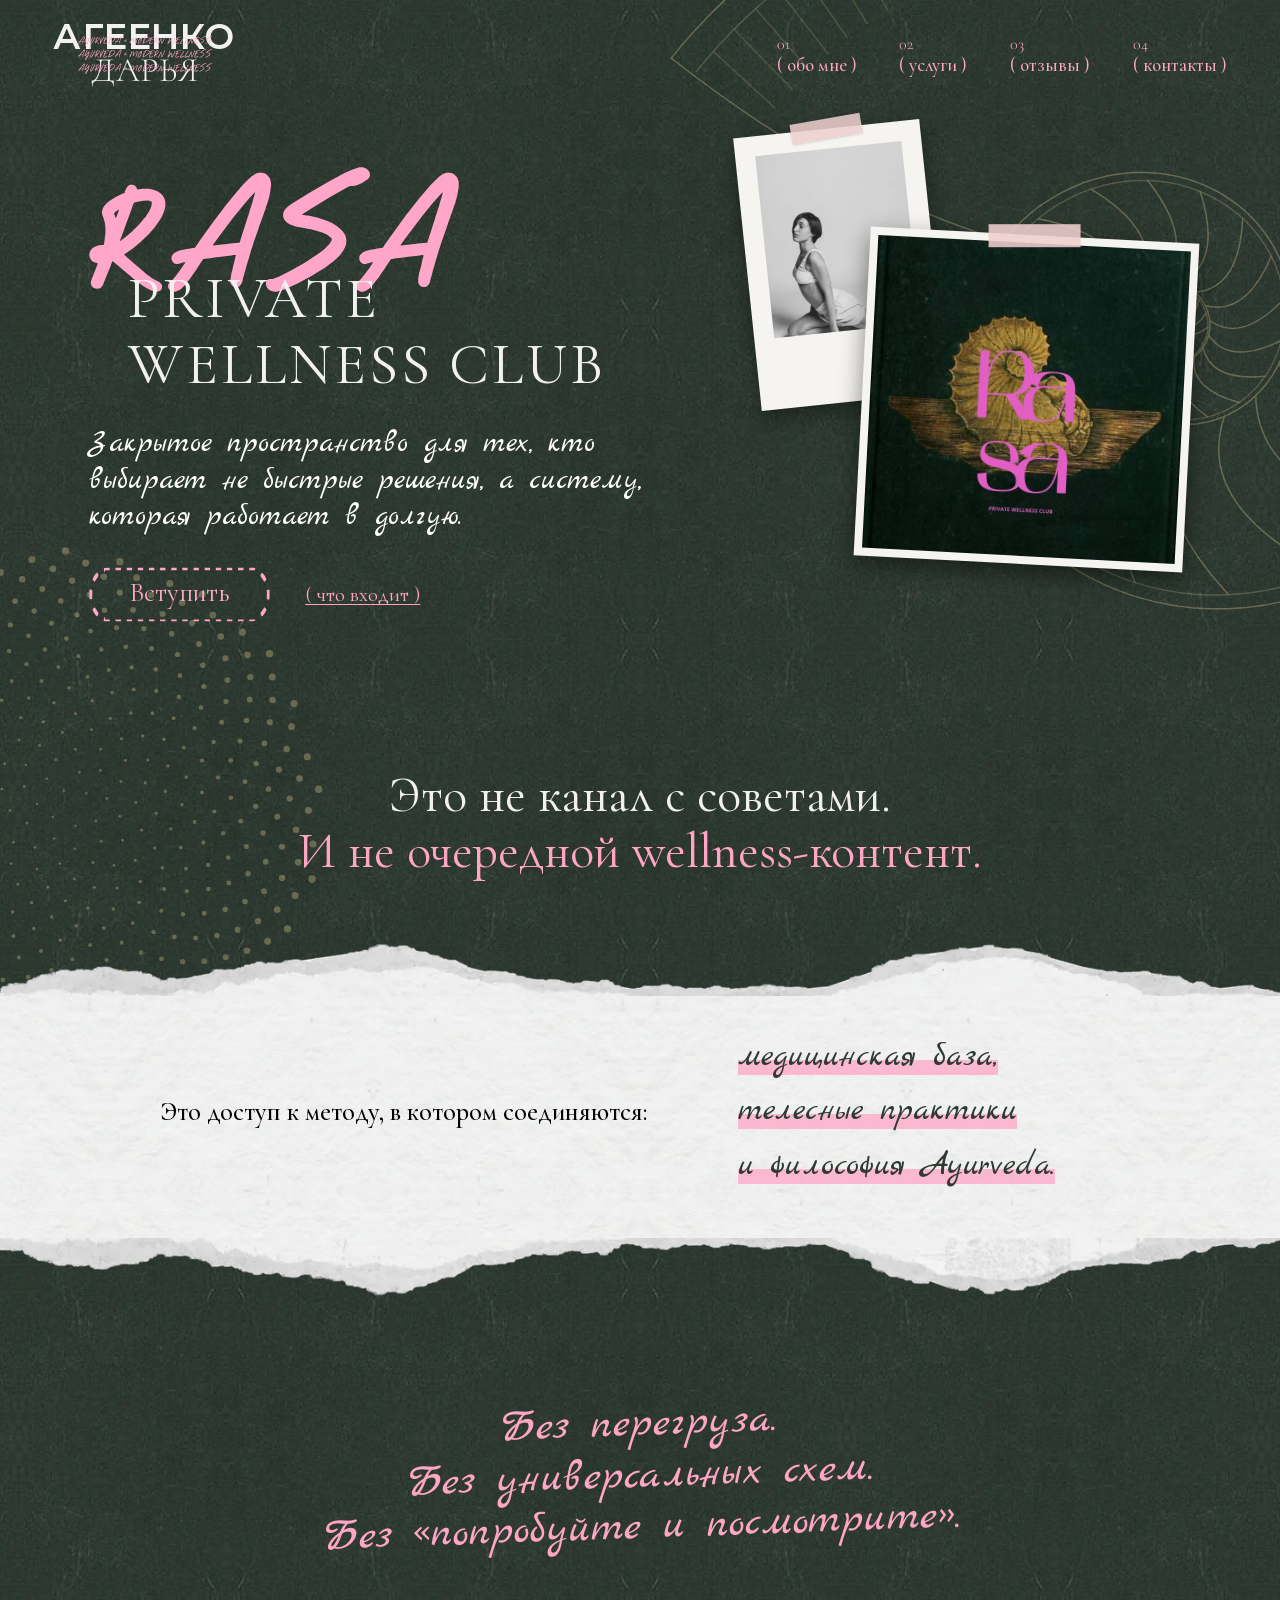
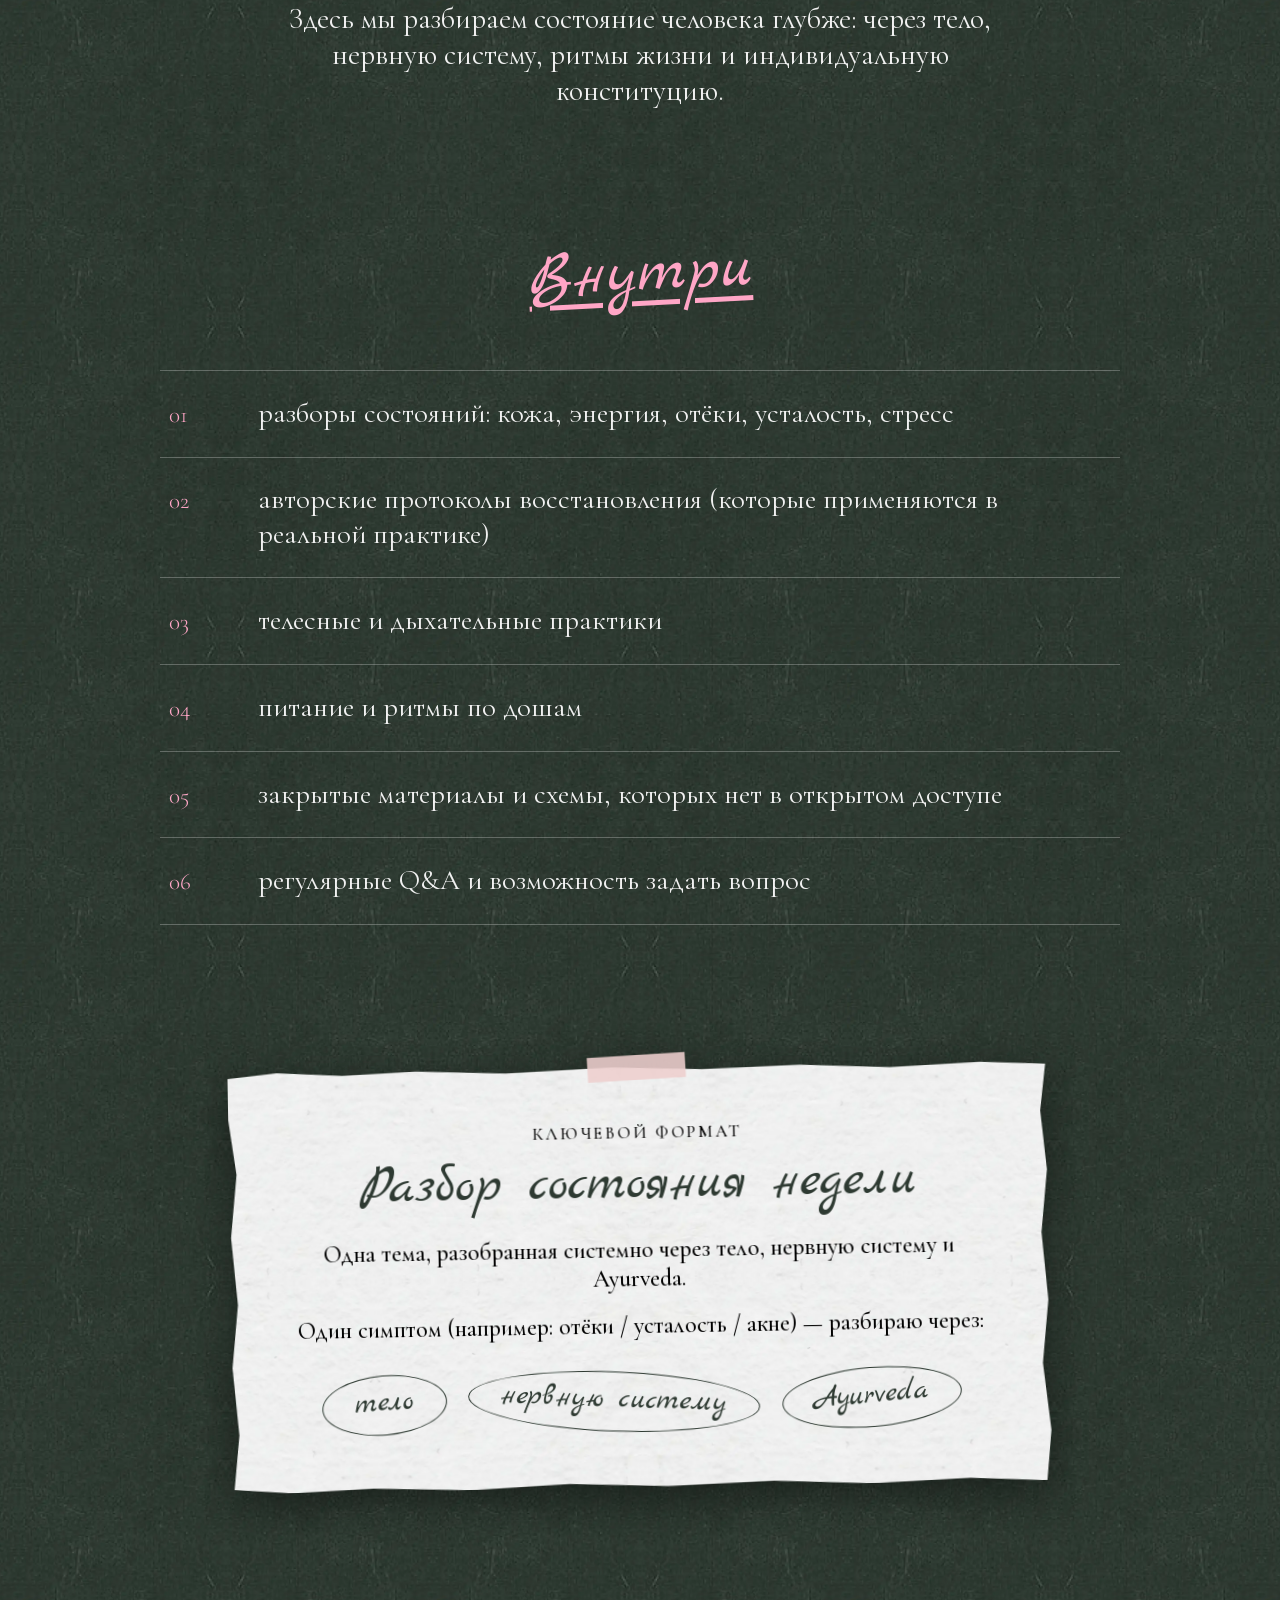
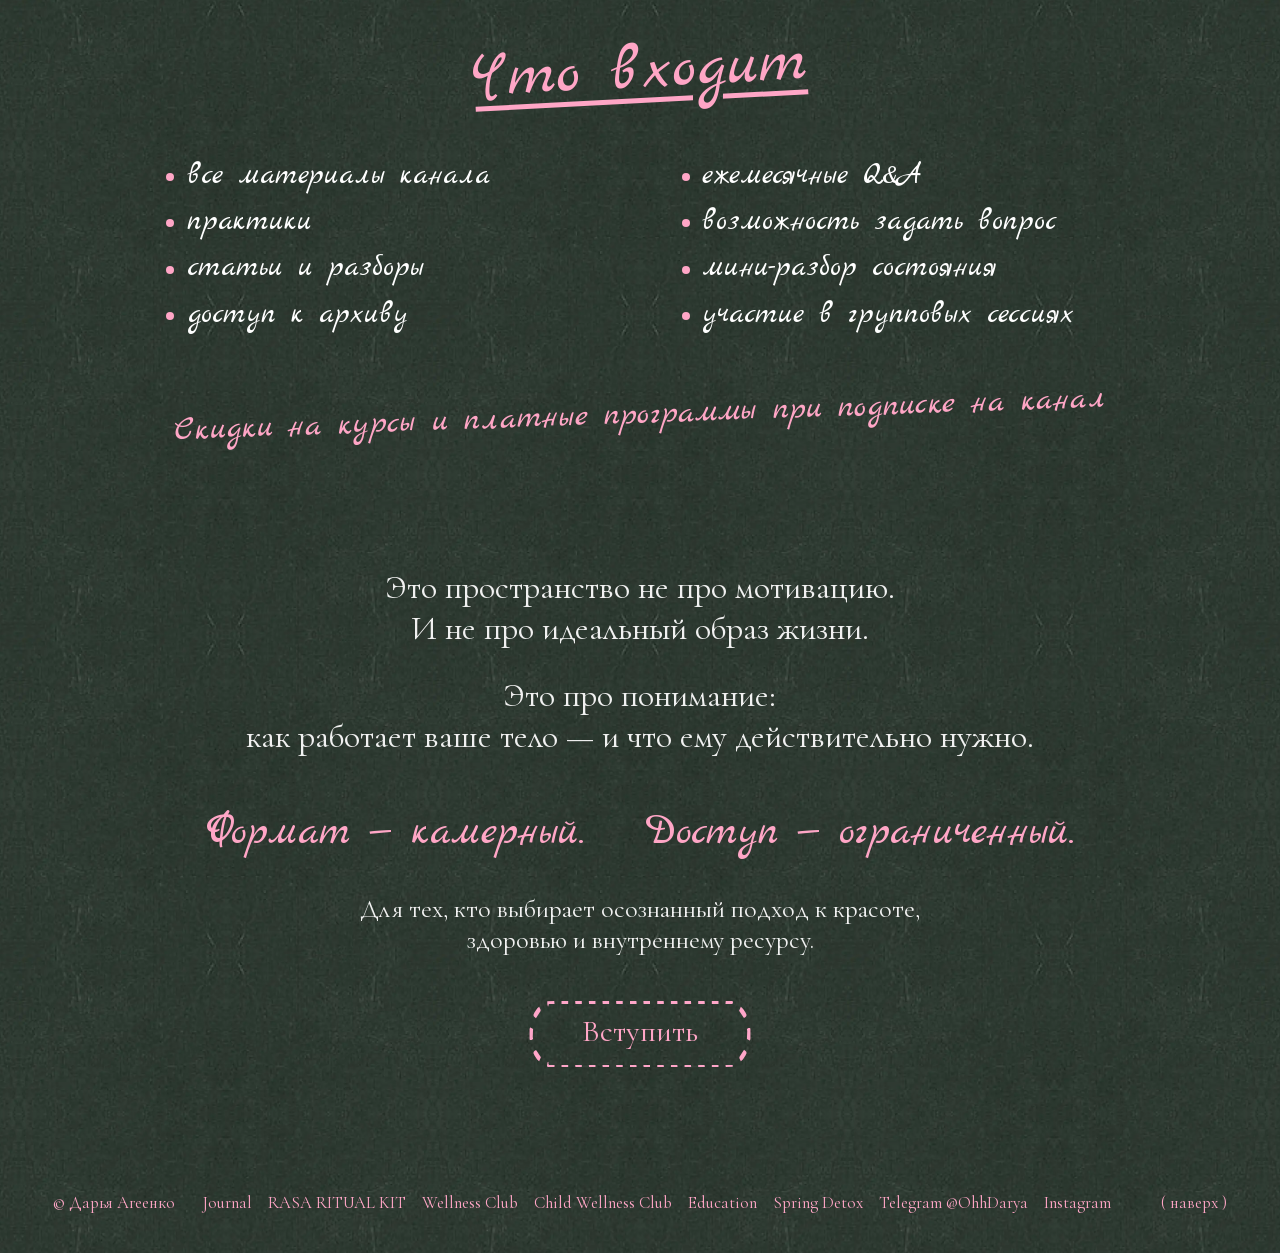
<file: club.html>
<!doctype html>
<html lang="ru" class="tp">
<head>
<meta charset="utf-8">
<meta name="viewport" content="width=device-width, initial-scale=1">
<!-- seo -->
<title>RASA Private Wellness Club | Дарья Агеенко</title>
<meta name="description" content="RASA Private Wellness Club Дарьи Агеенко: закрытое пространство, где соединяются медицинская база, телесные практики и философия Ayurveda.">
<meta name="robots" content="index, follow, max-image-preview:large">
<link rel="canonical" href="https://ohhwellness.com/club.html">
<meta property="og:type" content="website">
<meta property="og:site_name" content="Дарья Агеенко">
<meta property="og:locale" content="ru_RU">
<meta property="og:title" content="RASA Private Wellness Club">
<meta property="og:description" content="Закрытое пространство Дарьи Агеенко: медицинская база, телесные практики и философия Ayurveda.">
<meta property="og:url" content="https://ohhwellness.com/club.html">
<meta property="og:image" content="https://ohhwellness.com/img/og/og-club.jpg">
<meta property="og:image:width" content="1200">
<meta property="og:image:height" content="630">
<meta property="og:image:alt" content="RASA Private Wellness Club: обложка клуба Дарьи Агеенко">
<meta name="twitter:card" content="summary_large_image">
<meta name="twitter:title" content="RASA Private Wellness Club">
<meta name="twitter:description" content="Закрытое пространство Дарьи Агеенко: медицинская база, телесные практики и философия Ayurveda.">
<meta name="twitter:image" content="https://ohhwellness.com/img/og/og-club.jpg">
<meta name="twitter:image:alt" content="RASA Private Wellness Club: обложка клуба Дарьи Агеенко">
<script type="application/ld+json" data-seo>{"@context":"https://schema.org","@graph":[{"@type":"WebSite","@id":"https://ohhwellness.com/#website","url":"https://ohhwellness.com/","name":"Дарья Агеенко","alternateName":["Ohh Wellness","Daria Ageenko"],"inLanguage":"ru","publisher":{"@id":"https://ohhwellness.com/#person"}},{"@type":"Person","@id":"https://ohhwellness.com/#person","name":"Дарья Агеенко","givenName":"Дарья","familyName":"Агеенко","alternateName":["Daria Ageenko","Darya Ageenko","Агеенко Дарья"],"url":"https://ohhwellness.com/","image":{"@type":"ImageObject","@id":"https://ohhwellness.com/#person-image","url":"https://ohhwellness.com/img/daria-ageenko.jpg","width":1200,"height":1200,"caption":"Дарья Агеенко"},"jobTitle":"Консультирующий специалист по Ayurveda","description":"Более 10 лет работы с телом, здоровьем и естественной красотой. Медицинское образование и практика в педиатрии и детской хирургии. Холистическая косметология, телесные практики и массаж, embodiment-подход, аюрведические техники восстановления.","knowsAbout":["Аюрведа","Ayurveda","Расаяна","Доши","Холистическая косметология","Телесные практики","Массаж","Embodiment","Wellness"],"telephone":"+37379447325","sameAs":["https://www.instagram.com/wellness_daria/","https://t.me/OhhDarya"],"brand":{"@type":"Brand","name":"RASA"}},{"@type":"WebPage","@id":"https://ohhwellness.com/club.html#webpage","url":"https://ohhwellness.com/club.html","name":"RASA Private Wellness Club | Дарья Агеенко","description":"RASA Private Wellness Club Дарьи Агеенко: закрытое пространство, где соединяются медицинская база, телесные практики и философия Ayurveda.","inLanguage":"ru","isPartOf":{"@id":"https://ohhwellness.com/#website"},"primaryImageOfPage":{"@type":"ImageObject","url":"https://ohhwellness.com/img/og/og-club.jpg"},"about":{"@id":"https://ohhwellness.com/#person"},"author":{"@id":"https://ohhwellness.com/#person"},"breadcrumb":{"@id":"https://ohhwellness.com/club.html#breadcrumb"},"mainEntity":{"@id":"https://ohhwellness.com/club.html#service"}},{"@type":"BreadcrumbList","@id":"https://ohhwellness.com/club.html#breadcrumb","itemListElement":[{"@type":"ListItem","position":1,"name":"Дарья Агеенко","item":"https://ohhwellness.com/"},{"@type":"ListItem","position":2,"name":"RASA Private Wellness Club","item":"https://ohhwellness.com/club.html"}]},{"@type":"Service","@id":"https://ohhwellness.com/club.html#service","name":"RASA Private Wellness Club","serviceType":"Закрытое сообщество","description":"RASA Private Wellness Club Дарьи Агеенко: закрытое пространство, где соединяются медицинская база, телесные практики и философия Ayurveda.","provider":{"@id":"https://ohhwellness.com/#person"},"url":"https://ohhwellness.com/club.html","image":"https://ohhwellness.com/img/og/og-club.jpg"}]}</script>
<!-- /seo -->
<meta name="theme-color" content="#2e3a32">
<link rel="icon" href="favicon.svg" type="image/svg+xml">
<link rel="icon" href="favicon-32.png" sizes="32x32" type="image/png">
<link rel="apple-touch-icon" href="apple-touch-icon.png">
<link rel="preconnect" href="https://vasylian-admin.vasilyanaptyp.workers.dev" crossorigin>
<link rel="preload" href="img/t/shell-nautilus.svg" as="image" fetchpriority="high">
<link rel="preload" href="fonts/montserrat-600.woff2" as="font" type="font/woff2" crossorigin>
<link rel="preload" href="fonts/cormorant-300.woff2" as="font" type="font/woff2" crossorigin>
<link rel="preload" href="fonts/cormorant-garamond-400.woff2" as="font" type="font/woff2" crossorigin>
<link rel="preload" href="fonts/cormorant-garamond-500.woff2" as="font" type="font/woff2" crossorigin>
<link rel="stylesheet" href="css/style.css">
<link rel="stylesheet" href="css/tests.css">
<link rel="stylesheet" href="css/extra.css">
<link rel="stylesheet" href="css/more.css">
<script>document.documentElement.classList.add('js')</script>
</head>
<body>
<div class="tbg" aria-hidden="true"></div>

<header class="thead" id="top">
  <a class="tlogo lockup" href="./" aria-label="Агеенко Дарья: на главную">
    <span class="lockup__h"><span class="lockup__sur">АГЕЕНКО</span> <span class="lockup__name">ДАРЬЯ</span></span>
    <span class="lockup__tag" aria-hidden="true">
      <img src="img/script.svg" width="602" height="48" alt="">
      <img src="img/script.svg" width="602" height="48" alt="">
      <img src="img/script.svg" width="602" height="48" alt="">
    </span>
  </a>
  <button class="burger" type="button" aria-expanded="false" aria-controls="menu"><span class="burger__open">( меню )</span><span class="burger__close">( закрыть )</span></button>
  <nav class="menu" id="menu" aria-label="Разделы">
    <a class="menu__i" href="./#about"><span class="menu__n">01</span><span class="menu__l">( обо мне )</span></a>
    <a class="menu__i" href="./#services"><span class="menu__n">02</span><span class="menu__l">( услуги )</span></a>
    <a class="menu__i" href="rasa-reset.html#otzyvy"><span class="menu__n">03</span><span class="menu__l">( отзывы )</span></a>
    <a class="menu__i" href="./#contacts"><span class="menu__n">04</span><span class="menu__l">( контакты )</span></a>
  </nav>
</header>

<main class="cl">

  <section class="cl-hero" aria-labelledby="cl-h">
    <div class="cl-hero__l">
      <h1 class="cl-ttl" id="cl-h" aria-label="RASA Private Wellness Club">
        <img src="img/t/t_rasa_word.svg" width="395" height="132" alt="RASA" aria-hidden="true">
        <span aria-hidden="true">Private</span>
        <span aria-hidden="true">Wellness Club</span>
      </h1>
      <p class="cl-lead" data-cms="club.lead">Закрытое пространство для тех, кто выбирает не быстрые решения, а систему, которая работает в долгую.</p>
      <div class="bx-go">
        <a class="pill pill--cta" href="https://t.me/OhhDarya" target="_blank" rel="noopener" data-c-href="club" data-cms="club.btn">Вступить</a>
        <a class="tlink" href="#vhodit">( что входит )</a>
      </div>
    </div>
    <div class="cl-pols cl-pols--cov">
      <figure class="pol pol--c1">
        <img src="img/t/p_club1.webp" srcset="img/t/p_club1.webp 1x, img/t/p_club1@2x.webp 2x" width="360" height="450" alt="Дарья Агеенко в телесной практике, чёрно-белое фото" decoding="async" data-c-ph="club.photo1" data-c-phas="cover" data-c-orig="assets/orig/p_club1.webp">
      </figure>
      <figure class="cov">
        <img src="img/t/cover_club.webp" srcset="img/t/cover_club.webp 1x, img/t/cover_club@2x.webp 2x" width="640" height="640" alt="Обложка RASA Private Wellness Club: золотая раковина на тёмном фоне" decoding="async" data-c-ph="club.cover" data-c-phas="cover" data-c-orig="assets/orig/cover_club.webp">
      </figure>
    </div>
  </section>

  <section class="cl-not" aria-label="О клубе">
    <p class="cl-not__t" data-c="club.not" data-c-as="ln1"><span>Это не канал с советами.</span> <span>И не очередной wellness-контент.</span></p>
  </section>

  <section class="bx-ideaw cl-method" aria-label="Метод">
    <div class="paper">
      <div class="bx-idea">
        <p data-cms="club.method">Это доступ к методу, в котором соединяются:</p>
        <ul data-c="club.method.list" data-c-as="items" data-c-wrap="span">
          <li><span>медицинская база,</span></li>
          <li><span>телесные практики</span></li>
          <li><span>и философия Ayurveda.</span></li>
        </ul>
      </div>
    </div>
  </section>

  <section class="cl-deep" aria-label="Подход">
    <p class="cl-bez" data-c="club.bez" data-c-as="ln1"><span>Без перегруза.</span> <span>Без универсальных схем.</span> <span>Без «попробуйте и посмотрите».</span></p>
    <p class="cl-deep__t" data-cms="club.deep">Здесь мы разбираем состояние человека глубже: через тело, нервную систему, ритмы жизни и индивидуальную конституцию.</p>
  </section>

  <section class="cl-in" id="vnutri" aria-labelledby="cl-in-h">
    <h2 class="rs-rev__h" id="cl-in-h">Внутри</h2>
    <ol class="cl-list" data-c="club.inside" data-c-as="items">
      <li>разборы состояний: кожа, энергия, отёки, усталость, стресс</li>
      <li>авторские протоколы восстановления (которые применяются в реальной практике)</li>
      <li>телесные и дыхательные практики</li>
      <li>питание и ритмы по дошам</li>
      <li>закрытые материалы и схемы, которых нет в открытом доступе</li>
      <li>регулярные Q&amp;A и возможность задать вопрос</li>
    </ol>
  </section>

  <section class="cl-key" aria-labelledby="cl-key-h">
    <div class="tcard cl-key__card">
      <p class="cl-key__k" data-cms="club.key.kick">Ключевой формат</p>
      <h2 class="tcard__h" id="cl-key-h" data-cms="club.key.name">Разбор состояния недели</h2>
      <p data-cms="club.key.text">Одна тема, разобранная системно через тело, нервную систему и Ayurveda.</p>
      <p data-cms="club.key.how">Один симптом (например: отёки / усталость / акне) — разбираю через:</p>
      <ul class="cl-ovals" data-c="club.key.list" data-c-as="items">
        <li>тело</li>
        <li>нервную систему</li>
        <li>Ayurveda</li>
      </ul>
    </div>
  </section>

  <section class="cl-what" id="vhodit" aria-labelledby="cl-what-h">
    <h2 class="rs-rev__h" id="cl-what-h">Что входит</h2>
    <ul class="rs-list cl-what__list" data-c="club.what" data-c-as="items">
      <li>все материалы канала</li>
      <li>практики</li>
      <li>статьи и разборы</li>
      <li>доступ к архиву</li>
      <li>ежемесячные Q&amp;A</li>
      <li>возможность задать вопрос</li>
      <li>мини-разбор состояния</li>
      <li>участие в групповых сессиях</li>
    </ul>
    <p class="cl-what__note" data-cms="club.what.note">Скидки на курсы и платные программы при подписке на канал</p>
  </section>

  <section class="cl-end" aria-label="Для кого клуб">
    <div class="cl-end__in" data-c="club.end" data-c-as="blocks">
      <p>Это пространство не про мотивацию.<br>И не про идеальный образ жизни.</p>
      <p>Это про понимание:<br>как работает ваше тело — и что ему действительно нужно.</p>
    </div>
    <p class="cl-end__pair" data-c="club.format" data-c-as="ln1"><span>Формат — камерный.</span> <span>Доступ — ограниченный.</span></p>
    <p class="cl-end__for" data-cms="club.for">Для тех, кто выбирает осознанный подход к красоте, здоровью и внутреннему ресурсу.</p>
    <p class="blot blot--lg" data-c-optbox hidden><span class="blot__l">Стоимость:</span> <span class="blot__v" data-c-opt="club.price"></span></p>
    <a class="pill pill--cta pill--big" href="https://t.me/OhhDarya" target="_blank" rel="noopener" data-c-href="club" data-cms="club.btn">Вступить</a>
  </section>

</main>

<footer class="foot tfoot">
  <p>© Дарья Агеенко</p>
  <nav class="foot__nav" aria-label="Разделы сайта">
    <a href="journal.html">Journal</a>
    <a href="box.html">RASA RITUAL KIT</a>
    <a href="club.html">Wellness Club</a>
    <a href="kids-club.html">Child Wellness Club</a>
    <a href="education.html">Education</a>
    <a href="detox.html">Spring Detox</a>
    <a href="https://t.me/OhhDarya" target="_blank" rel="noopener" aria-label="Telegram Дарьи: @OhhDarya" data-c-href="tg" data-c-aria="Telegram Дарьи: @{tg}" data-c-text="Telegram @{tg}">Telegram @OhhDarya</a>
    <a href="https://www.instagram.com/wellness_daria/" target="_blank" rel="noopener" data-c-href="ig">Instagram</a>
  </nav>
  <a href="#top">( наверх )</a>
</footer>

<script src="js/main.js" defer></script>
<script src="js/cms-site.js" defer></script>
<script src="assets/js/cms.js" data-cms-api="https://vasylian-admin.vasilyanaptyp.workers.dev" data-cms-site="ageenko" defer></script>
</body>
</html>
</file>
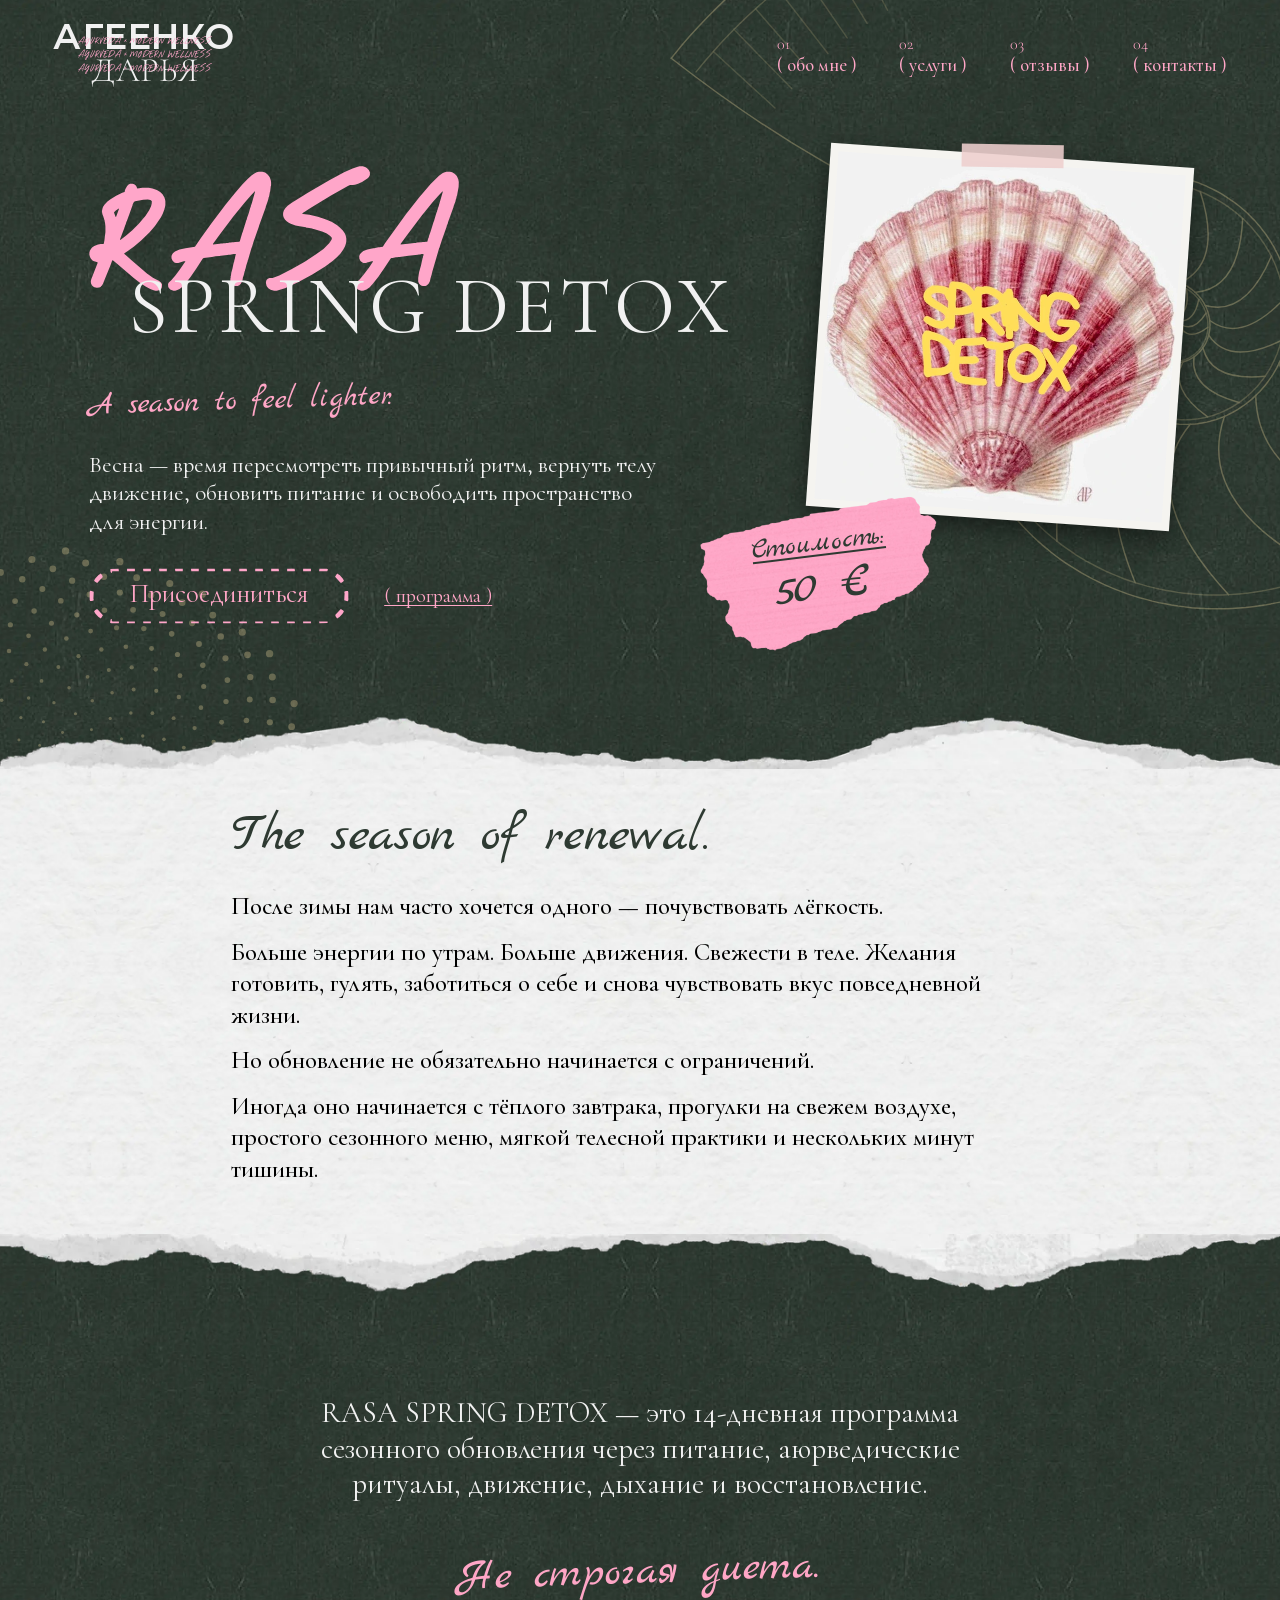
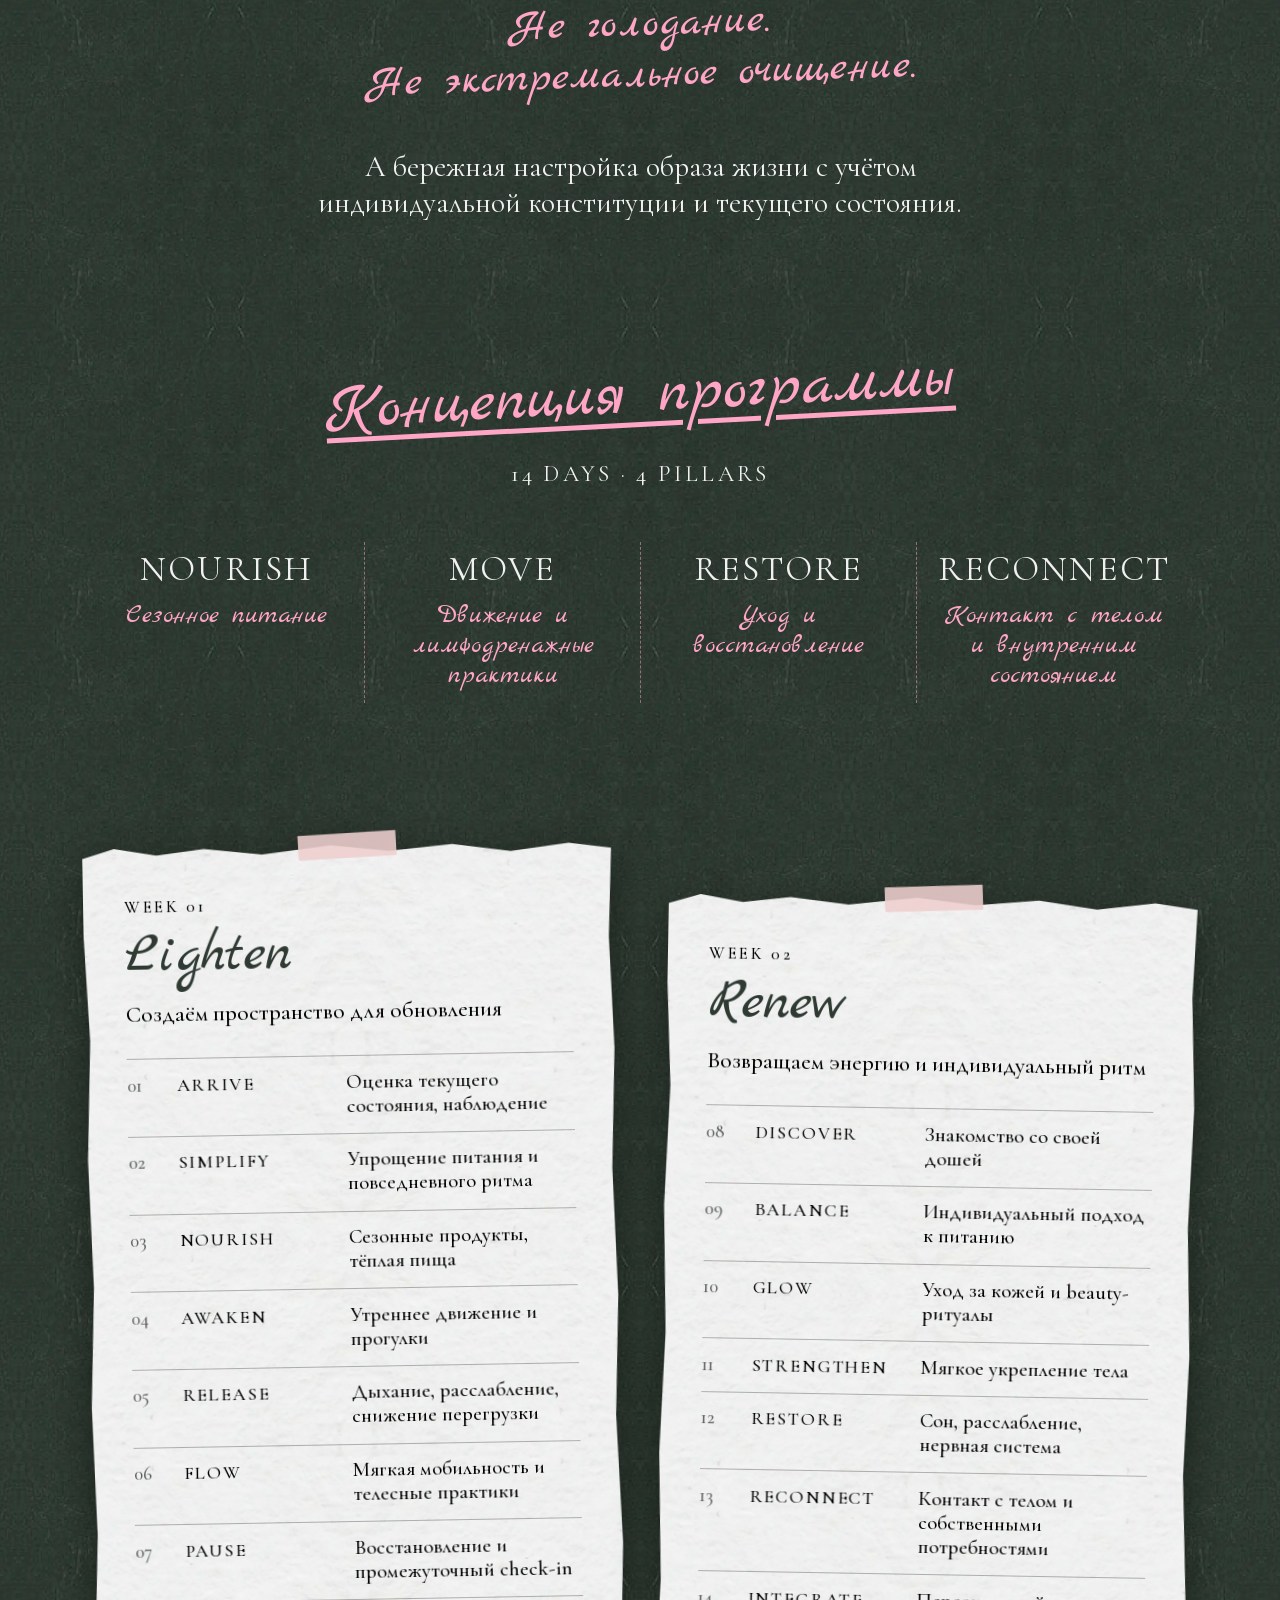
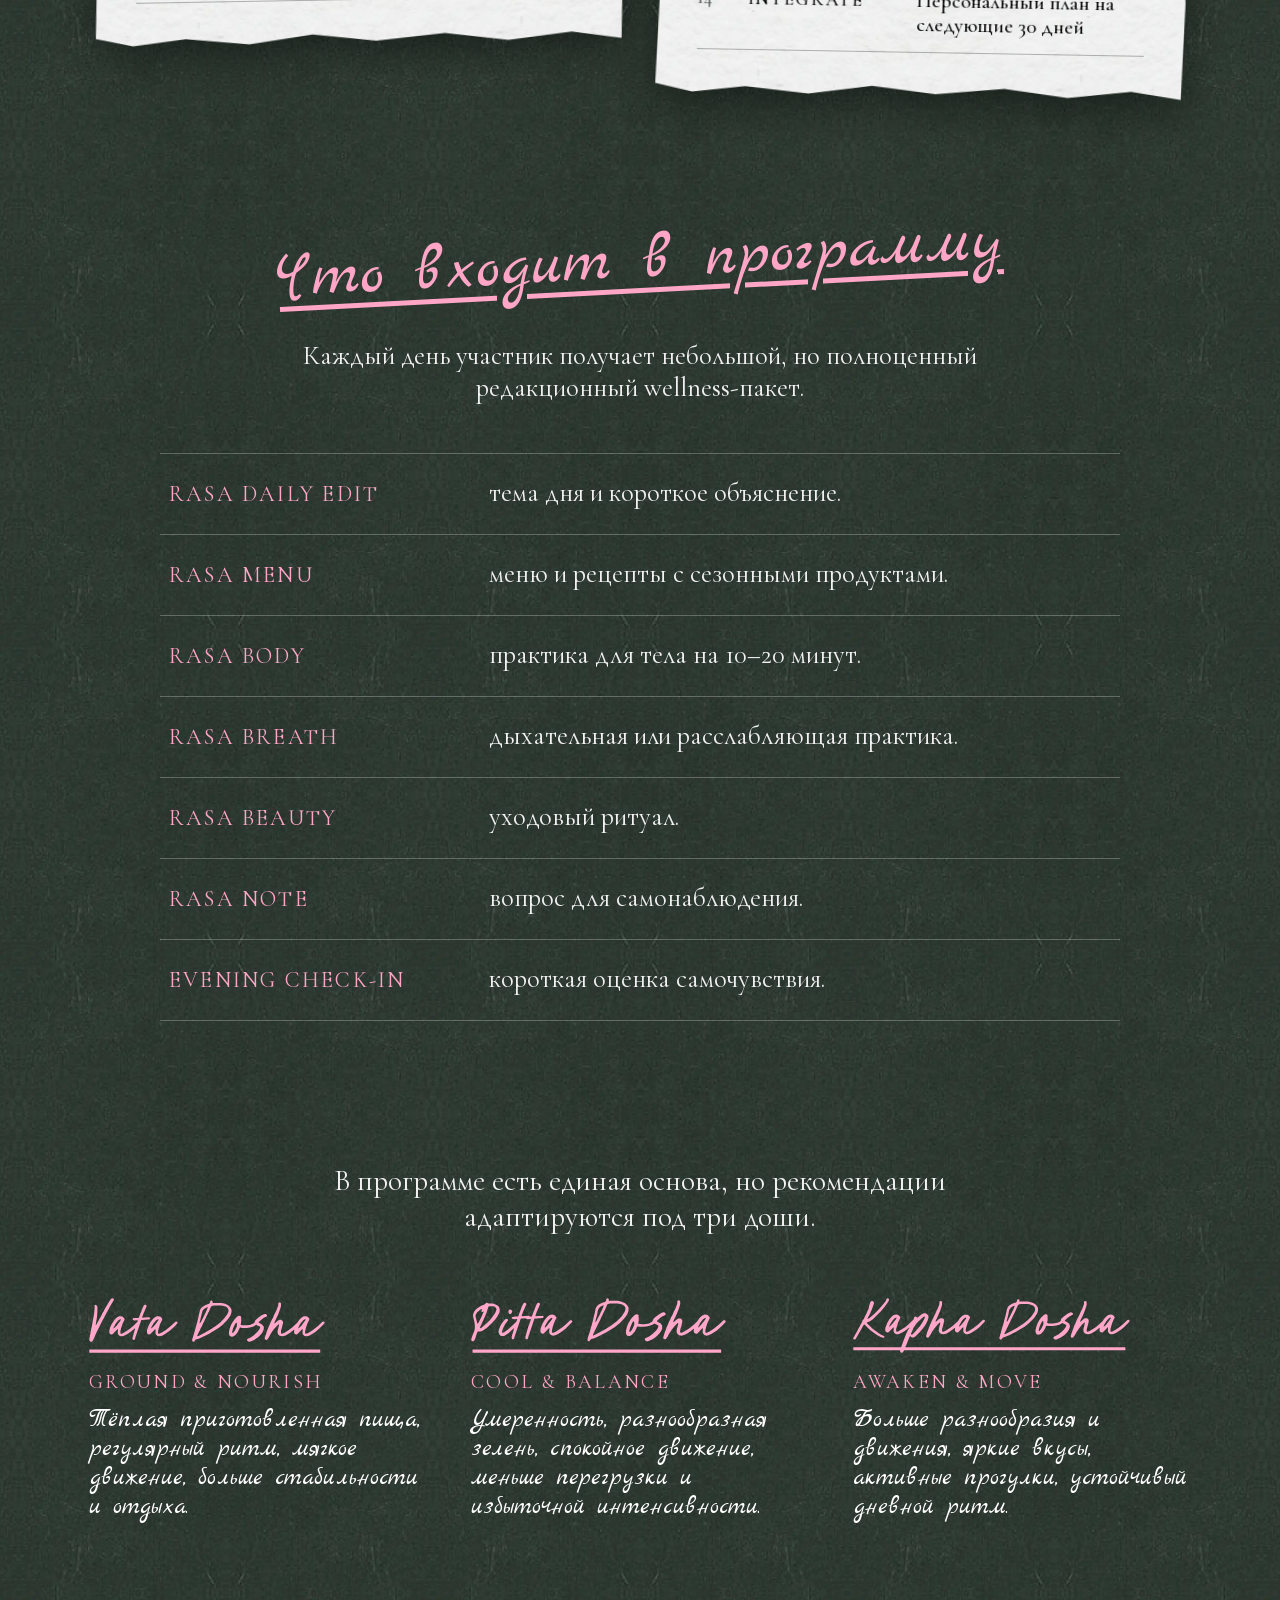
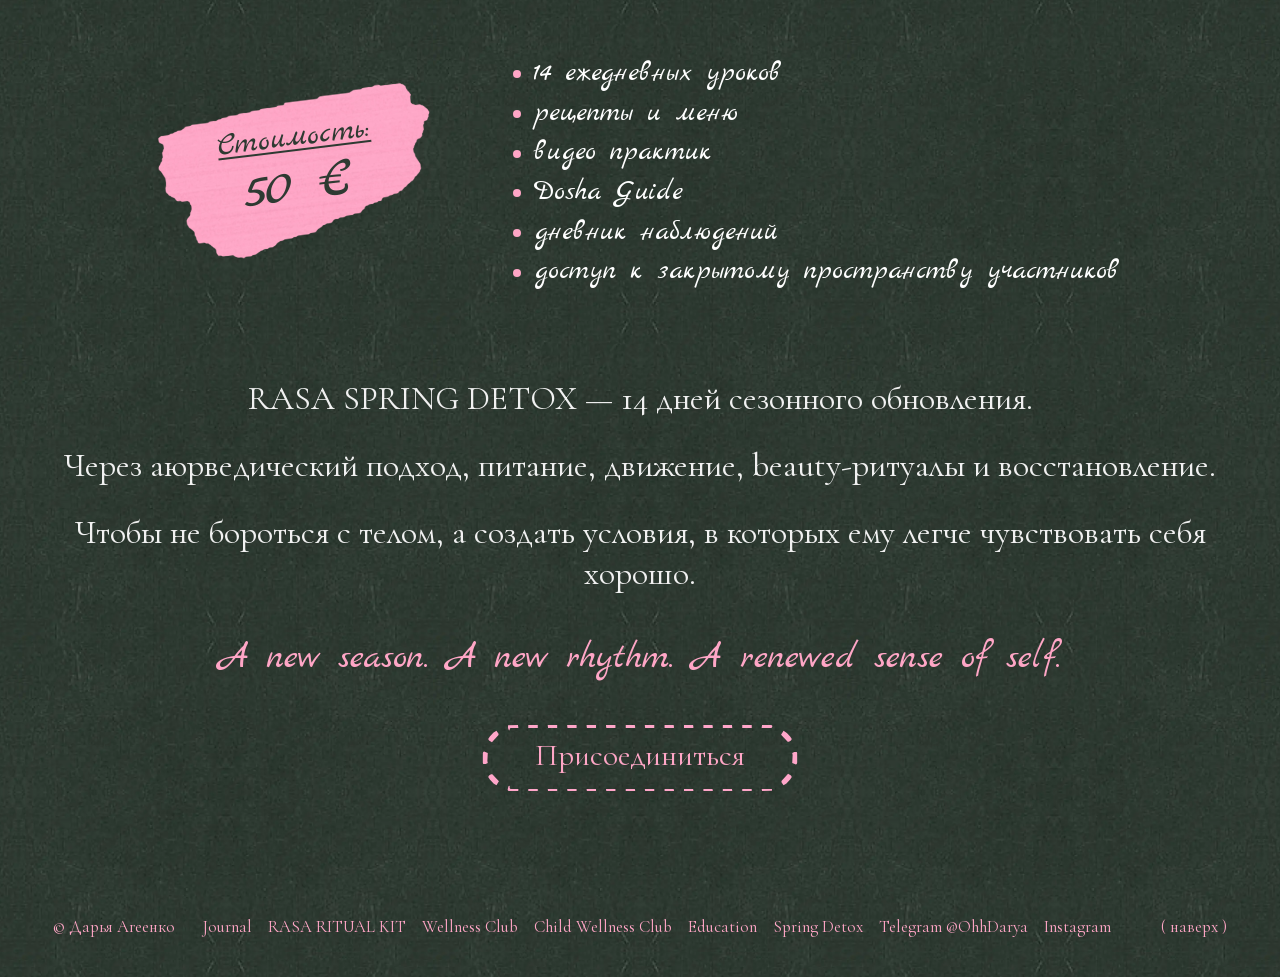
<file: detox.html>
<!doctype html>
<html lang="ru" class="tp">
<head>
<meta charset="utf-8">
<meta name="viewport" content="width=device-width, initial-scale=1">
<!-- seo -->
<title>RASA SPRING DETOX: 14 дней сезонного обновления | Дарья Агеенко</title>
<meta name="description" content="RASA SPRING DETOX Дарьи Агеенко: 14-дневная программа сезонного обновления через питание, аюрведические ритуалы, движение, дыхание и восстановление.">
<meta name="robots" content="index, follow, max-image-preview:large">
<link rel="canonical" href="https://ohhwellness.com/detox.html">
<meta property="og:type" content="website">
<meta property="og:site_name" content="Дарья Агеенко">
<meta property="og:locale" content="ru_RU">
<meta property="og:title" content="RASA SPRING DETOX">
<meta property="og:description" content="A season to feel lighter. 14 дней сезонного обновления с Дарьей Агеенко.">
<meta property="og:url" content="https://ohhwellness.com/detox.html">
<meta property="og:image" content="https://ohhwellness.com/img/og/og-detox.jpg">
<meta property="og:image:width" content="1200">
<meta property="og:image:height" content="630">
<meta property="og:image:alt" content="RASA SPRING DETOX: обложка программы Дарьи Агеенко">
<meta name="twitter:card" content="summary_large_image">
<meta name="twitter:title" content="RASA SPRING DETOX">
<meta name="twitter:description" content="A season to feel lighter. 14 дней сезонного обновления с Дарьей Агеенко.">
<meta name="twitter:image" content="https://ohhwellness.com/img/og/og-detox.jpg">
<meta name="twitter:image:alt" content="RASA SPRING DETOX: обложка программы Дарьи Агеенко">
<script type="application/ld+json" data-seo>{"@context":"https://schema.org","@graph":[{"@type":"WebSite","@id":"https://ohhwellness.com/#website","url":"https://ohhwellness.com/","name":"Дарья Агеенко","alternateName":["Ohh Wellness","Daria Ageenko"],"inLanguage":"ru","publisher":{"@id":"https://ohhwellness.com/#person"}},{"@type":"Person","@id":"https://ohhwellness.com/#person","name":"Дарья Агеенко","givenName":"Дарья","familyName":"Агеенко","alternateName":["Daria Ageenko","Darya Ageenko","Агеенко Дарья"],"url":"https://ohhwellness.com/","image":{"@type":"ImageObject","@id":"https://ohhwellness.com/#person-image","url":"https://ohhwellness.com/img/daria-ageenko.jpg","width":1200,"height":1200,"caption":"Дарья Агеенко"},"jobTitle":"Консультирующий специалист по Ayurveda","description":"Более 10 лет работы с телом, здоровьем и естественной красотой. Медицинское образование и практика в педиатрии и детской хирургии. Холистическая косметология, телесные практики и массаж, embodiment-подход, аюрведические техники восстановления.","knowsAbout":["Аюрведа","Ayurveda","Расаяна","Доши","Холистическая косметология","Телесные практики","Массаж","Embodiment","Wellness"],"telephone":"+37379447325","sameAs":["https://www.instagram.com/wellness_daria/","https://t.me/OhhDarya"],"brand":{"@type":"Brand","name":"RASA"}},{"@type":"WebPage","@id":"https://ohhwellness.com/detox.html#webpage","url":"https://ohhwellness.com/detox.html","name":"RASA SPRING DETOX: 14 дней сезонного обновления | Дарья Агеенко","description":"RASA SPRING DETOX Дарьи Агеенко: 14-дневная программа сезонного обновления через питание, аюрведические ритуалы, движение, дыхание и восстановление.","inLanguage":"ru","isPartOf":{"@id":"https://ohhwellness.com/#website"},"primaryImageOfPage":{"@type":"ImageObject","url":"https://ohhwellness.com/img/og/og-detox.jpg"},"about":{"@id":"https://ohhwellness.com/#person"},"author":{"@id":"https://ohhwellness.com/#person"},"breadcrumb":{"@id":"https://ohhwellness.com/detox.html#breadcrumb"},"mainEntity":{"@id":"https://ohhwellness.com/detox.html#service"}},{"@type":"BreadcrumbList","@id":"https://ohhwellness.com/detox.html#breadcrumb","itemListElement":[{"@type":"ListItem","position":1,"name":"Дарья Агеенко","item":"https://ohhwellness.com/"},{"@type":"ListItem","position":2,"name":"RASA SPRING DETOX","item":"https://ohhwellness.com/detox.html"}]},{"@type":"Service","@id":"https://ohhwellness.com/detox.html#service","name":"RASA SPRING DETOX","serviceType":"14-дневная программа","description":"RASA SPRING DETOX Дарьи Агеенко: 14-дневная программа сезонного обновления через питание, аюрведические ритуалы, движение, дыхание и восстановление.","provider":{"@id":"https://ohhwellness.com/#person"},"url":"https://ohhwellness.com/detox.html","image":"https://ohhwellness.com/img/og/og-detox.jpg"}]}</script>
<!-- /seo -->
<meta name="theme-color" content="#2e3a32">
<link rel="icon" href="favicon.svg" type="image/svg+xml">
<link rel="icon" href="favicon-32.png" sizes="32x32" type="image/png">
<link rel="apple-touch-icon" href="apple-touch-icon.png">
<link rel="preconnect" href="https://vasylian-admin.vasilyanaptyp.workers.dev" crossorigin>
<link rel="preload" href="img/t/shell-nautilus.svg" as="image" fetchpriority="high">
<link rel="preload" href="fonts/montserrat-600.woff2" as="font" type="font/woff2" crossorigin>
<link rel="preload" href="fonts/cormorant-300.woff2" as="font" type="font/woff2" crossorigin>
<link rel="preload" href="fonts/cormorant-garamond-400.woff2" as="font" type="font/woff2" crossorigin>
<link rel="preload" href="fonts/cormorant-garamond-500.woff2" as="font" type="font/woff2" crossorigin>
<link rel="stylesheet" href="css/style.css">
<link rel="stylesheet" href="css/tests.css">
<link rel="stylesheet" href="css/extra.css">
<link rel="stylesheet" href="css/more.css">
<script>document.documentElement.classList.add('js')</script>
</head>
<body>
<div class="tbg" aria-hidden="true"></div>

<header class="thead" id="top">
  <a class="tlogo lockup" href="./" aria-label="Агеенко Дарья: на главную">
    <span class="lockup__h"><span class="lockup__sur">АГЕЕНКО</span> <span class="lockup__name">ДАРЬЯ</span></span>
    <span class="lockup__tag" aria-hidden="true">
      <img src="img/script.svg" width="602" height="48" alt="">
      <img src="img/script.svg" width="602" height="48" alt="">
      <img src="img/script.svg" width="602" height="48" alt="">
    </span>
  </a>
  <button class="burger" type="button" aria-expanded="false" aria-controls="menu"><span class="burger__open">( меню )</span><span class="burger__close">( закрыть )</span></button>
  <nav class="menu" id="menu" aria-label="Разделы">
    <a class="menu__i" href="./#about"><span class="menu__n">01</span><span class="menu__l">( обо мне )</span></a>
    <a class="menu__i" href="./#services"><span class="menu__n">02</span><span class="menu__l">( услуги )</span></a>
    <a class="menu__i" href="rasa-reset.html#otzyvy"><span class="menu__n">03</span><span class="menu__l">( отзывы )</span></a>
    <a class="menu__i" href="./#contacts"><span class="menu__n">04</span><span class="menu__l">( контакты )</span></a>
  </nav>
</header>

<main class="dx">

  <section class="cl-hero dx-hero" aria-labelledby="dx-h">
    <div class="cl-hero__l">
      <h1 class="bx-ttl dx-ttl" id="dx-h" aria-label="RASA SPRING DETOX">
        <img src="img/t/t_rasa_word.svg" width="395" height="132" alt="RASA" aria-hidden="true">
        <span aria-hidden="true">SPRING DETOX</span>
      </h1>
      <p class="bx-sub" data-cms="detox.sub">A season to feel lighter.</p>
      <p class="bx-lead dx-lead" data-cms="detox.lead">Весна — время пересмотреть привычный ритм, вернуть телу движение, обновить питание и освободить пространство для энергии.</p>
      <div class="bx-go">
        <a class="pill pill--cta" href="https://t.me/OhhDarya" target="_blank" rel="noopener" data-c-href="detox" data-cms="detox.btn">Присоединиться</a>
        <a class="tlink" href="#programma">( программа )</a>
      </div>
    </div>
    <div class="cl-pols dx-pols">
      <figure class="cov">
        <img src="img/t/cover_detox.webp" srcset="img/t/cover_detox.webp 1x, img/t/cover_detox@2x.webp 2x" width="640" height="640" alt="Обложка SPRING DETOX: розовая морская раковина" decoding="async" data-c-ph="detox.cover" data-c-phas="cover" data-c-orig="assets/orig/cover_detox.webp">
      </figure>
      <p class="blot"><span class="blot__l">Стоимость:</span> <span class="blot__v" data-cms="detox.price" data-c-fitw="parent" data-c-fitk="0.82">50 €</span></p>
    </div>
  </section>

  <section class="dx-intro" aria-labelledby="dx-intro-h">
    <div class="paper">
      <div class="dx-intro__in">
        <h2 class="dx-intro__h" id="dx-intro-h" data-cms="detox.intro.h">The season of renewal.</h2>
        <div class="dx-intro__t" data-c="detox.intro" data-c-as="blocks">
          <p>После зимы нам часто хочется одного — почувствовать лёгкость.</p>
          <p>Больше энергии по утрам. Больше движения. Свежести в теле. Желания готовить, гулять, заботиться о себе и снова чувствовать вкус повседневной жизни.</p>
          <p>Но обновление не обязательно начинается с ограничений.</p>
          <p>Иногда оно начинается с тёплого завтрака, прогулки на свежем воздухе, простого сезонного меню, мягкой телесной практики и нескольких минут тишины.</p>
        </div>
      </div>
    </div>
  </section>

  <section class="cl-deep dx-about" aria-label="О программе">
    <p class="cl-deep__t dx-about__t" data-cms="detox.about">RASA SPRING DETOX — это 14-дневная программа сезонного обновления через питание, аюрведические ритуалы, движение, дыхание и восстановление.</p>
    <p class="cl-bez" data-c="detox.not" data-c-as="ln1"><span>Не строгая диета.</span> <span>Не голодание.</span> <span>Не экстремальное очищение.</span></p>
    <p class="cl-deep__t" data-cms="detox.about2">А бережная настройка образа жизни с учётом индивидуальной конституции и текущего состояния.</p>
  </section>

  <section class="dx-pil" aria-labelledby="dx-pil-h">
    <h2 class="rs-rev__h" id="dx-pil-h" data-cms="detox.pil.h">Концепция программы</h2>
    <p class="rs-kick dx-kick" data-cms="detox.pil.kick">14 days · 4 pillars</p>
    <ol class="dx-pils" data-cms-list="detox.pillars">
        <li class="dx-p" data-cms-item><span class="dx-p__a" data-cms-field="name">Nourish</span><span class="dx-p__b" data-cms-field="text">Сезонное питание</span></li>
        <li class="dx-p" data-cms-item><span class="dx-p__a" data-cms-field="name">Move</span><span class="dx-p__b" data-cms-field="text">Движение и лимфодренажные практики</span></li>
        <li class="dx-p" data-cms-item><span class="dx-p__a" data-cms-field="name">Restore</span><span class="dx-p__b" data-cms-field="text">Уход и восстановление</span></li>
        <li class="dx-p" data-cms-item><span class="dx-p__a" data-cms-field="name">Reconnect</span><span class="dx-p__b" data-cms-field="text">Контакт с телом и внутренним состоянием</span></li>
        <template data-cms-item><li class="dx-p"><span class="dx-p__a" data-cms-field="name"></span><span class="dx-p__b" data-cms-field="text"></span></li></template>
    </ol>
  </section>

  <section class="dx-prog" id="programma" aria-label="Программа по дням">
    <article class="tcard dx-week dx-week--1">
      <p class="dx-week__k">Week 01</p>
      <h3 class="tcard__h" data-cms="detox.w1.name">Lighten</h3>
      <p class="dx-week__s" data-cms="detox.w1.sub">Создаём пространство для обновления</p>
      <ol class="dx-days" data-cms-list="detox.w1.days">
        <li class="dx-day" data-cms-item><span class="dx-day__a" data-cms-field="theme">ARRIVE</span><span class="dx-day__b" data-cms-field="focus">Оценка текущего состояния, наблюдение</span></li>
        <li class="dx-day" data-cms-item><span class="dx-day__a" data-cms-field="theme">SIMPLIFY</span><span class="dx-day__b" data-cms-field="focus">Упрощение питания и повседневного ритма</span></li>
        <li class="dx-day" data-cms-item><span class="dx-day__a" data-cms-field="theme">NOURISH</span><span class="dx-day__b" data-cms-field="focus">Сезонные продукты, тёплая пища</span></li>
        <li class="dx-day" data-cms-item><span class="dx-day__a" data-cms-field="theme">AWAKEN</span><span class="dx-day__b" data-cms-field="focus">Утреннее движение и прогулки</span></li>
        <li class="dx-day" data-cms-item><span class="dx-day__a" data-cms-field="theme">RELEASE</span><span class="dx-day__b" data-cms-field="focus">Дыхание, расслабление, снижение перегрузки</span></li>
        <li class="dx-day" data-cms-item><span class="dx-day__a" data-cms-field="theme">FLOW</span><span class="dx-day__b" data-cms-field="focus">Мягкая мобильность и телесные практики</span></li>
        <li class="dx-day" data-cms-item><span class="dx-day__a" data-cms-field="theme">PAUSE</span><span class="dx-day__b" data-cms-field="focus">Восстановление и промежуточный check-in</span></li>
        <template data-cms-item><li class="dx-day"><span class="dx-day__a" data-cms-field="theme"></span><span class="dx-day__b" data-cms-field="focus"></span></li></template>
      </ol>
    </article>
    <article class="tcard dx-week dx-week--2">
      <p class="dx-week__k">Week 02</p>
      <h3 class="tcard__h" data-cms="detox.w2.name">Renew</h3>
      <p class="dx-week__s" data-cms="detox.w2.sub">Возвращаем энергию и индивидуальный ритм</p>
      <ol class="dx-days" data-cms-list="detox.w2.days">
        <li class="dx-day" data-cms-item><span class="dx-day__a" data-cms-field="theme">DISCOVER</span><span class="dx-day__b" data-cms-field="focus">Знакомство со своей дошей</span></li>
        <li class="dx-day" data-cms-item><span class="dx-day__a" data-cms-field="theme">BALANCE</span><span class="dx-day__b" data-cms-field="focus">Индивидуальный подход к питанию</span></li>
        <li class="dx-day" data-cms-item><span class="dx-day__a" data-cms-field="theme">GLOW</span><span class="dx-day__b" data-cms-field="focus">Уход за кожей и beauty-ритуалы</span></li>
        <li class="dx-day" data-cms-item><span class="dx-day__a" data-cms-field="theme">STRENGTHEN</span><span class="dx-day__b" data-cms-field="focus">Мягкое укрепление тела</span></li>
        <li class="dx-day" data-cms-item><span class="dx-day__a" data-cms-field="theme">RESTORE</span><span class="dx-day__b" data-cms-field="focus">Сон, расслабление, нервная система</span></li>
        <li class="dx-day" data-cms-item><span class="dx-day__a" data-cms-field="theme">RECONNECT</span><span class="dx-day__b" data-cms-field="focus">Контакт с телом и собственными потребностями</span></li>
        <li class="dx-day" data-cms-item><span class="dx-day__a" data-cms-field="theme">INTEGRATE</span><span class="dx-day__b" data-cms-field="focus">Персональный план на следующие 30 дней</span></li>
        <template data-cms-item><li class="dx-day"><span class="dx-day__a" data-cms-field="theme"></span><span class="dx-day__b" data-cms-field="focus"></span></li></template>
      </ol>
    </article>
  </section>

  <section class="cl-in dx-what" aria-labelledby="dx-what-h">
    <h2 class="rs-rev__h" id="dx-what-h" data-cms="detox.what.h">Что входит в программу</h2>
    <p class="dx-what__lead" data-cms="detox.what.lead">Каждый день участник получает небольшой, но полноценный редакционный wellness-пакет.</p>
    <ul class="dx-what__list" data-cms-list="detox.what">
        <li class="dx-w" data-cms-item><span class="dx-w__a" data-cms-field="name">RASA DAILY EDIT</span><span class="dx-w__b" data-cms-field="text">тема дня и короткое объяснение.</span></li>
        <li class="dx-w" data-cms-item><span class="dx-w__a" data-cms-field="name">RASA MENU</span><span class="dx-w__b" data-cms-field="text">меню и рецепты с сезонными продуктами.</span></li>
        <li class="dx-w" data-cms-item><span class="dx-w__a" data-cms-field="name">RASA BODY</span><span class="dx-w__b" data-cms-field="text">практика для тела на 10–20 минут.</span></li>
        <li class="dx-w" data-cms-item><span class="dx-w__a" data-cms-field="name">RASA BREATH</span><span class="dx-w__b" data-cms-field="text">дыхательная или расслабляющая практика.</span></li>
        <li class="dx-w" data-cms-item><span class="dx-w__a" data-cms-field="name">RASA BEAUTY</span><span class="dx-w__b" data-cms-field="text">уходовый ритуал.</span></li>
        <li class="dx-w" data-cms-item><span class="dx-w__a" data-cms-field="name">RASA NOTE</span><span class="dx-w__b" data-cms-field="text">вопрос для самонаблюдения.</span></li>
        <li class="dx-w" data-cms-item><span class="dx-w__a" data-cms-field="name">EVENING CHECK-IN</span><span class="dx-w__b" data-cms-field="text">короткая оценка самочувствия.</span></li>
        <template data-cms-item><li class="dx-w"><span class="dx-w__a" data-cms-field="name"></span><span class="dx-w__b" data-cms-field="text"></span></li></template>
    </ul>
  </section>

  <section class="dx-dosha" aria-label="Адаптация под три доши">
    <p class="jr-lead dx-dosha__lead" data-cms="detox.dosha.lead">В программе есть единая основа, но рекомендации адаптируются под три доши.</p>
    <div class="jr-dcards">
      <article class="jr-dcard">
        <h3><img src="img/n_vata.svg" width="265" height="62" alt="Vata Dosha" loading="lazy"></h3>
        <p class="dx-dosha__k" data-cms="detox.dosha.vata.k">Ground & Nourish</p>
        <p data-cms="detox.dosha.vata.t">Тёплая приготовленная пища, регулярный ритм, мягкое движение, больше стабильности и отдыха.</p>
      </article>
      <article class="jr-dcard">
        <h3><img src="img/n_pitta.svg" width="274" height="59" alt="Pitta Dosha" loading="lazy"></h3>
        <p class="dx-dosha__k" data-cms="detox.dosha.pitta.k">Cool & Balance</p>
        <p data-cms="detox.dosha.pitta.t">Умеренность, разнообразная зелень, спокойное движение, меньше перегрузки и избыточной интенсивности.</p>
      </article>
      <article class="jr-dcard">
        <h3><img src="img/n_kapha.svg" width="316" height="63" alt="Kapha Dosha" loading="lazy"></h3>
        <p class="dx-dosha__k" data-cms="detox.dosha.kapha.k">Awaken & Move</p>
        <p data-cms="detox.dosha.kapha.t">Больше разнообразия и движения, яркие вкусы, активные прогулки, устойчивый дневной ритм.</p>
      </article>
    </div>
  </section>

  <section class="cl-end dx-end" id="join" aria-label="Присоединиться к RASA SPRING DETOX">
    <div class="dx-end__price">
      <p class="blot blot--lg"><span class="blot__l">Стоимость:</span> <span class="blot__v" data-cms="detox.price" data-c-fitw="parent" data-c-fitk="0.82">50 €</span></p>
      <ul class="rs-list dx-end__list" data-c="detox.price.list" data-c-as="items">
        <li>14 ежедневных уроков</li>
        <li>рецепты и меню</li>
        <li>видео практик</li>
        <li>Dosha Guide</li>
        <li>дневник наблюдений</li>
        <li>доступ к закрытому пространству участников</li>
      </ul>
    </div>
    <div class="cl-end__in" data-c="detox.end" data-c-as="blocks">
      <p>RASA SPRING DETOX — 14 дней сезонного обновления.</p>
      <p>Через аюрведический подход, питание, движение, beauty-ритуалы и восстановление.</p>
      <p>Чтобы не бороться с телом, а создать условия, в которых ему легче чувствовать себя хорошо.</p>
    </div>
    <p class="cl-end__pair dx-end__en" data-cms="detox.end.en">A new season. A new rhythm. A renewed sense of self.</p>
    <a class="pill pill--cta pill--big" href="https://t.me/OhhDarya" target="_blank" rel="noopener" data-c-href="detox" data-cms="detox.btn">Присоединиться</a>
  </section>

</main>

<footer class="foot tfoot">
  <p>© Дарья Агеенко</p>
  <nav class="foot__nav" aria-label="Разделы сайта">
    <a href="journal.html">Journal</a>
    <a href="box.html">RASA RITUAL KIT</a>
    <a href="club.html">Wellness Club</a>
    <a href="kids-club.html">Child Wellness Club</a>
    <a href="education.html">Education</a>
    <a href="detox.html">Spring Detox</a>
    <a href="https://t.me/OhhDarya" target="_blank" rel="noopener" aria-label="Telegram Дарьи: @OhhDarya" data-c-href="tg" data-c-aria="Telegram Дарьи: @{tg}" data-c-text="Telegram @{tg}">Telegram @OhhDarya</a>
    <a href="https://www.instagram.com/wellness_daria/" target="_blank" rel="noopener" data-c-href="ig">Instagram</a>
  </nav>
  <a href="#top">( наверх )</a>
</footer>

<script src="js/main.js" defer></script>
<script src="js/cms-site.js" defer></script>
<script src="assets/js/cms.js" data-cms-api="https://vasylian-admin.vasilyanaptyp.workers.dev" data-cms-site="ageenko" defer></script>
</body>
</html>
</file>
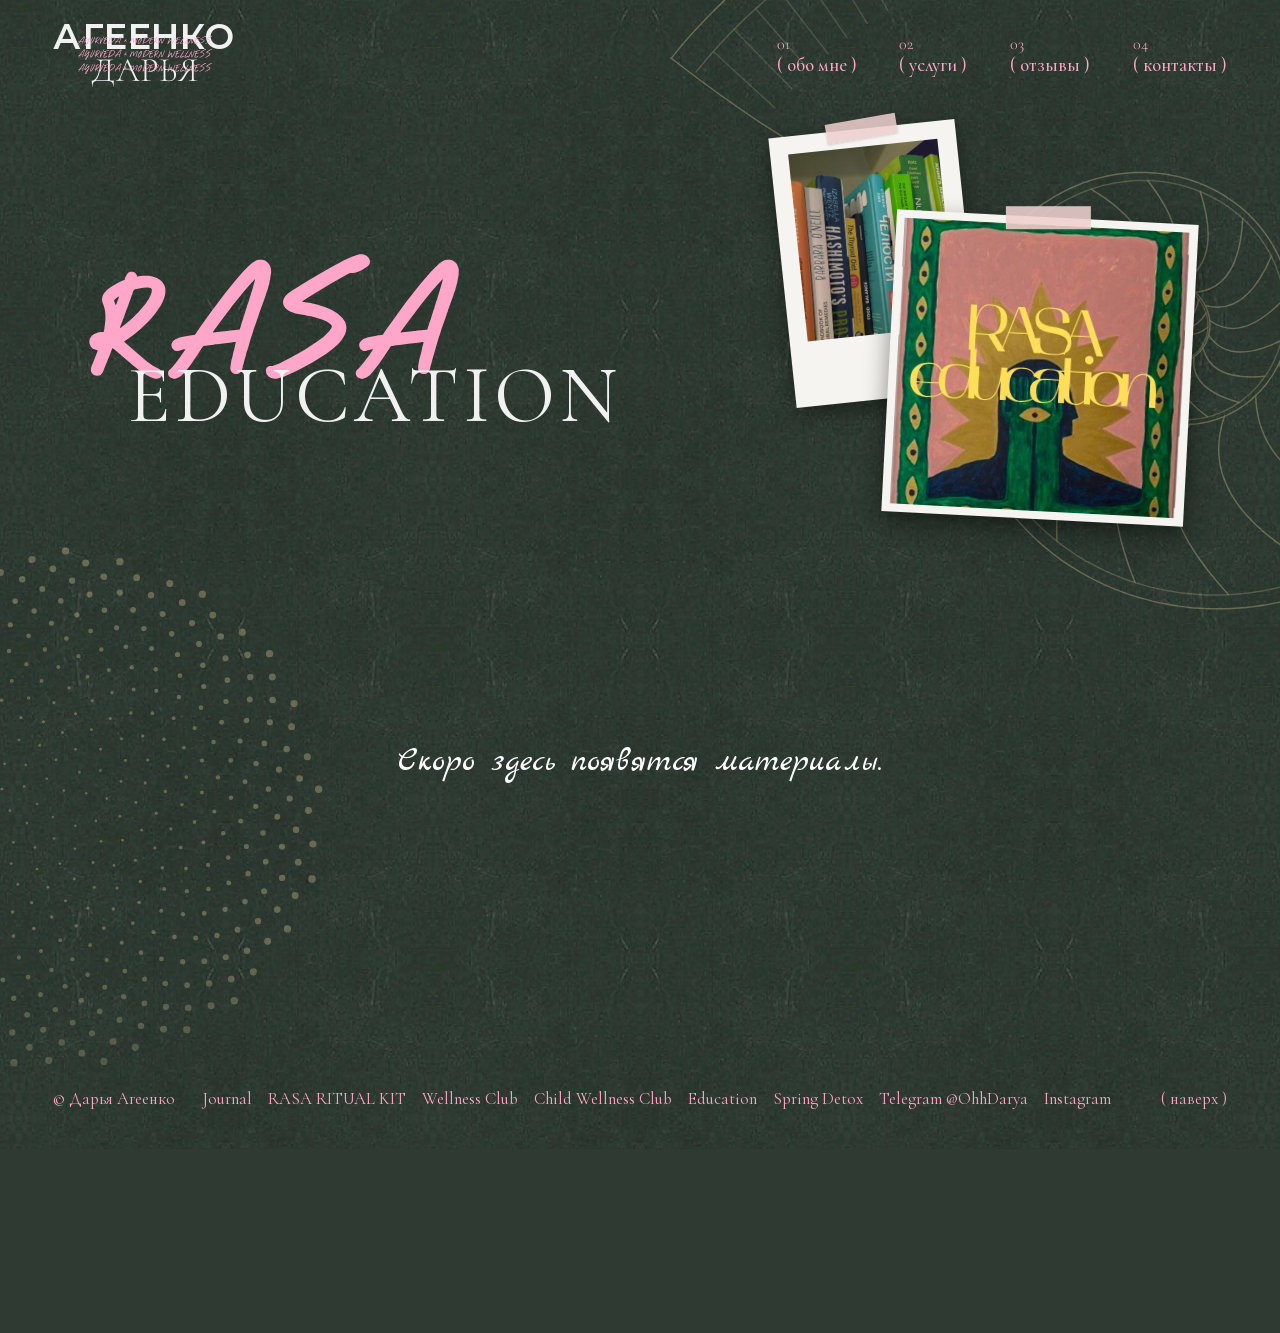
<file: education.html>
<!doctype html>
<html lang="ru" class="tp">
<head>
<meta charset="utf-8">
<meta name="viewport" content="width=device-width, initial-scale=1">
<!-- seo -->
<title>RASA Education: материалы об аюрведе и wellness | Дарья Агеенко</title>
<meta name="description" content="RASA Education Дарьи Агеенко: курсы и обучающие материалы об Ayurveda и современном wellness.">
<meta name="robots" content="index, follow, max-image-preview:large">
<link rel="canonical" href="https://ohhwellness.com/education.html">
<meta property="og:type" content="website">
<meta property="og:site_name" content="Дарья Агеенко">
<meta property="og:locale" content="ru_RU">
<meta property="og:title" content="RASA Education">
<meta property="og:description" content="Курсы и обучающие материалы Дарьи Агеенко об Ayurveda и современном wellness.">
<meta property="og:url" content="https://ohhwellness.com/education.html">
<meta property="og:image" content="https://ohhwellness.com/img/og/og-education.jpg">
<meta property="og:image:width" content="1200">
<meta property="og:image:height" content="630">
<meta property="og:image:alt" content="RASA Education: обложка раздела Дарьи Агеенко">
<meta name="twitter:card" content="summary_large_image">
<meta name="twitter:title" content="RASA Education">
<meta name="twitter:description" content="Курсы и обучающие материалы Дарьи Агеенко об Ayurveda и современном wellness.">
<meta name="twitter:image" content="https://ohhwellness.com/img/og/og-education.jpg">
<meta name="twitter:image:alt" content="RASA Education: обложка раздела Дарьи Агеенко">
<script type="application/ld+json" data-seo>{"@context":"https://schema.org","@graph":[{"@type":"WebSite","@id":"https://ohhwellness.com/#website","url":"https://ohhwellness.com/","name":"Дарья Агеенко","alternateName":["Ohh Wellness","Daria Ageenko"],"inLanguage":"ru","publisher":{"@id":"https://ohhwellness.com/#person"}},{"@type":"Person","@id":"https://ohhwellness.com/#person","name":"Дарья Агеенко","givenName":"Дарья","familyName":"Агеенко","alternateName":["Daria Ageenko","Darya Ageenko","Агеенко Дарья"],"url":"https://ohhwellness.com/","image":{"@type":"ImageObject","@id":"https://ohhwellness.com/#person-image","url":"https://ohhwellness.com/img/daria-ageenko.jpg","width":1200,"height":1200,"caption":"Дарья Агеенко"},"jobTitle":"Консультирующий специалист по Ayurveda","description":"Более 10 лет работы с телом, здоровьем и естественной красотой. Медицинское образование и практика в педиатрии и детской хирургии. Холистическая косметология, телесные практики и массаж, embodiment-подход, аюрведические техники восстановления.","knowsAbout":["Аюрведа","Ayurveda","Расаяна","Доши","Холистическая косметология","Телесные практики","Массаж","Embodiment","Wellness"],"telephone":"+37379447325","sameAs":["https://www.instagram.com/wellness_daria/","https://t.me/OhhDarya"],"brand":{"@type":"Brand","name":"RASA"}},{"@type":"CollectionPage","@id":"https://ohhwellness.com/education.html#webpage","url":"https://ohhwellness.com/education.html","name":"RASA Education: материалы об аюрведе и wellness | Дарья Агеенко","description":"RASA Education Дарьи Агеенко: курсы и обучающие материалы об Ayurveda и современном wellness.","inLanguage":"ru","isPartOf":{"@id":"https://ohhwellness.com/#website"},"primaryImageOfPage":{"@type":"ImageObject","url":"https://ohhwellness.com/img/og/og-education.jpg"},"about":{"@id":"https://ohhwellness.com/#person"},"author":{"@id":"https://ohhwellness.com/#person"},"breadcrumb":{"@id":"https://ohhwellness.com/education.html#breadcrumb"}},{"@type":"BreadcrumbList","@id":"https://ohhwellness.com/education.html#breadcrumb","itemListElement":[{"@type":"ListItem","position":1,"name":"Дарья Агеенко","item":"https://ohhwellness.com/"},{"@type":"ListItem","position":2,"name":"RASA Education","item":"https://ohhwellness.com/education.html"}]}]}</script>
<!-- /seo -->
<meta name="theme-color" content="#2e3a32">
<link rel="icon" href="favicon.svg" type="image/svg+xml">
<link rel="icon" href="favicon-32.png" sizes="32x32" type="image/png">
<link rel="apple-touch-icon" href="apple-touch-icon.png">
<link rel="preconnect" href="https://vasylian-admin.vasilyanaptyp.workers.dev" crossorigin>
<link rel="preload" href="img/t/shell-nautilus.svg" as="image" fetchpriority="high">
<link rel="preload" href="fonts/montserrat-600.woff2" as="font" type="font/woff2" crossorigin>
<link rel="preload" href="fonts/cormorant-300.woff2" as="font" type="font/woff2" crossorigin>
<link rel="preload" href="fonts/cormorant-garamond-400.woff2" as="font" type="font/woff2" crossorigin>
<link rel="preload" href="fonts/cormorant-garamond-500.woff2" as="font" type="font/woff2" crossorigin>
<link rel="stylesheet" href="css/style.css">
<link rel="stylesheet" href="css/tests.css">
<link rel="stylesheet" href="css/extra.css">
<link rel="stylesheet" href="css/more.css">
<script>document.documentElement.classList.add('js')</script>
</head>
<body>
<div class="tbg" aria-hidden="true"></div>

<header class="thead" id="top">
  <a class="tlogo lockup" href="./" aria-label="Агеенко Дарья: на главную">
    <span class="lockup__h"><span class="lockup__sur">АГЕЕНКО</span> <span class="lockup__name">ДАРЬЯ</span></span>
    <span class="lockup__tag" aria-hidden="true">
      <img src="img/script.svg" width="602" height="48" alt="">
      <img src="img/script.svg" width="602" height="48" alt="">
      <img src="img/script.svg" width="602" height="48" alt="">
    </span>
  </a>
  <button class="burger" type="button" aria-expanded="false" aria-controls="menu"><span class="burger__open">( меню )</span><span class="burger__close">( закрыть )</span></button>
  <nav class="menu" id="menu" aria-label="Разделы">
    <a class="menu__i" href="./#about"><span class="menu__n">01</span><span class="menu__l">( обо мне )</span></a>
    <a class="menu__i" href="./#services"><span class="menu__n">02</span><span class="menu__l">( услуги )</span></a>
    <a class="menu__i" href="rasa-reset.html#otzyvy"><span class="menu__n">03</span><span class="menu__l">( отзывы )</span></a>
    <a class="menu__i" href="./#contacts"><span class="menu__n">04</span><span class="menu__l">( контакты )</span></a>
  </nav>
</header>

<main class="jr ed">

  <section class="jr-hero" aria-labelledby="ed-h">
    <div class="jr-hero__l">
      <h1 class="bx-ttl ed-ttl" id="ed-h" aria-label="RASA Education">
        <img src="img/t/t_rasa_word.svg" width="395" height="132" alt="RASA" aria-hidden="true">
        <span aria-hidden="true">EDUCATION</span>
      </h1>
      <p class="jr-sub ed-sub" data-c-opt="edu.sub" hidden></p>
    </div>
    <div class="cl-pols cl-pols--cov ed-pols">
      <figure class="pol pol--c1">
        <img src="img/t/p_edu1.webp" srcset="img/t/p_edu1.webp 1x, img/t/p_edu1@2x.webp 2x" width="360" height="450" alt="Книги о здоровье и питании на полке" decoding="async" data-c-ph="edu.photo1" data-c-phas="cover" data-c-orig="assets/orig/p_edu1.webp">
      </figure>
      <figure class="cov">
        <img src="img/t/cover_edu.webp" srcset="img/t/cover_edu.webp 1x, img/t/cover_edu@2x.webp 2x" width="640" height="640" alt="Обложка RASA education" decoding="async" data-c-ph="edu.cover" data-c-phas="cover" data-c-orig="assets/orig/cover_edu.webp">
      </figure>
    </div>
  </section>

  <!-- материалы добавляются в редакторе (admin/, раздел «RASA Education: материалы») и открываются на material.html?id=… -->
  <section class="jr-body ed-body" id="ed-body" aria-live="polite" aria-label="Материалы RASA Education">
    <div class="jr-list" data-ed-list hidden></div>
    <p class="jr-empty" data-cms="edu.empty" data-ed-empty>Скоро здесь появятся материалы.</p>
  </section>

</main>

<footer class="foot tfoot">
  <p>© Дарья Агеенко</p>
  <nav class="foot__nav" aria-label="Разделы сайта">
    <a href="journal.html">Journal</a>
    <a href="box.html">RASA RITUAL KIT</a>
    <a href="club.html">Wellness Club</a>
    <a href="kids-club.html">Child Wellness Club</a>
    <a href="education.html">Education</a>
    <a href="detox.html">Spring Detox</a>
    <a href="https://t.me/OhhDarya" target="_blank" rel="noopener" aria-label="Telegram Дарьи: @OhhDarya" data-c-href="tg" data-c-aria="Telegram Дарьи: @{tg}" data-c-text="Telegram @{tg}">Telegram @OhhDarya</a>
    <a href="https://www.instagram.com/wellness_daria/" target="_blank" rel="noopener" data-c-href="ig">Instagram</a>
  </nav>
  <a href="#top">( наверх )</a>
</footer>

<script src="js/main.js" defer></script>
<script src="js/cms-site.js" defer></script>
<script src="js/education.js" defer></script>
<script src="assets/js/cms.js" data-cms-api="https://vasylian-admin.vasilyanaptyp.workers.dev" data-cms-site="ageenko" defer></script>
</body>
</html>
</file>
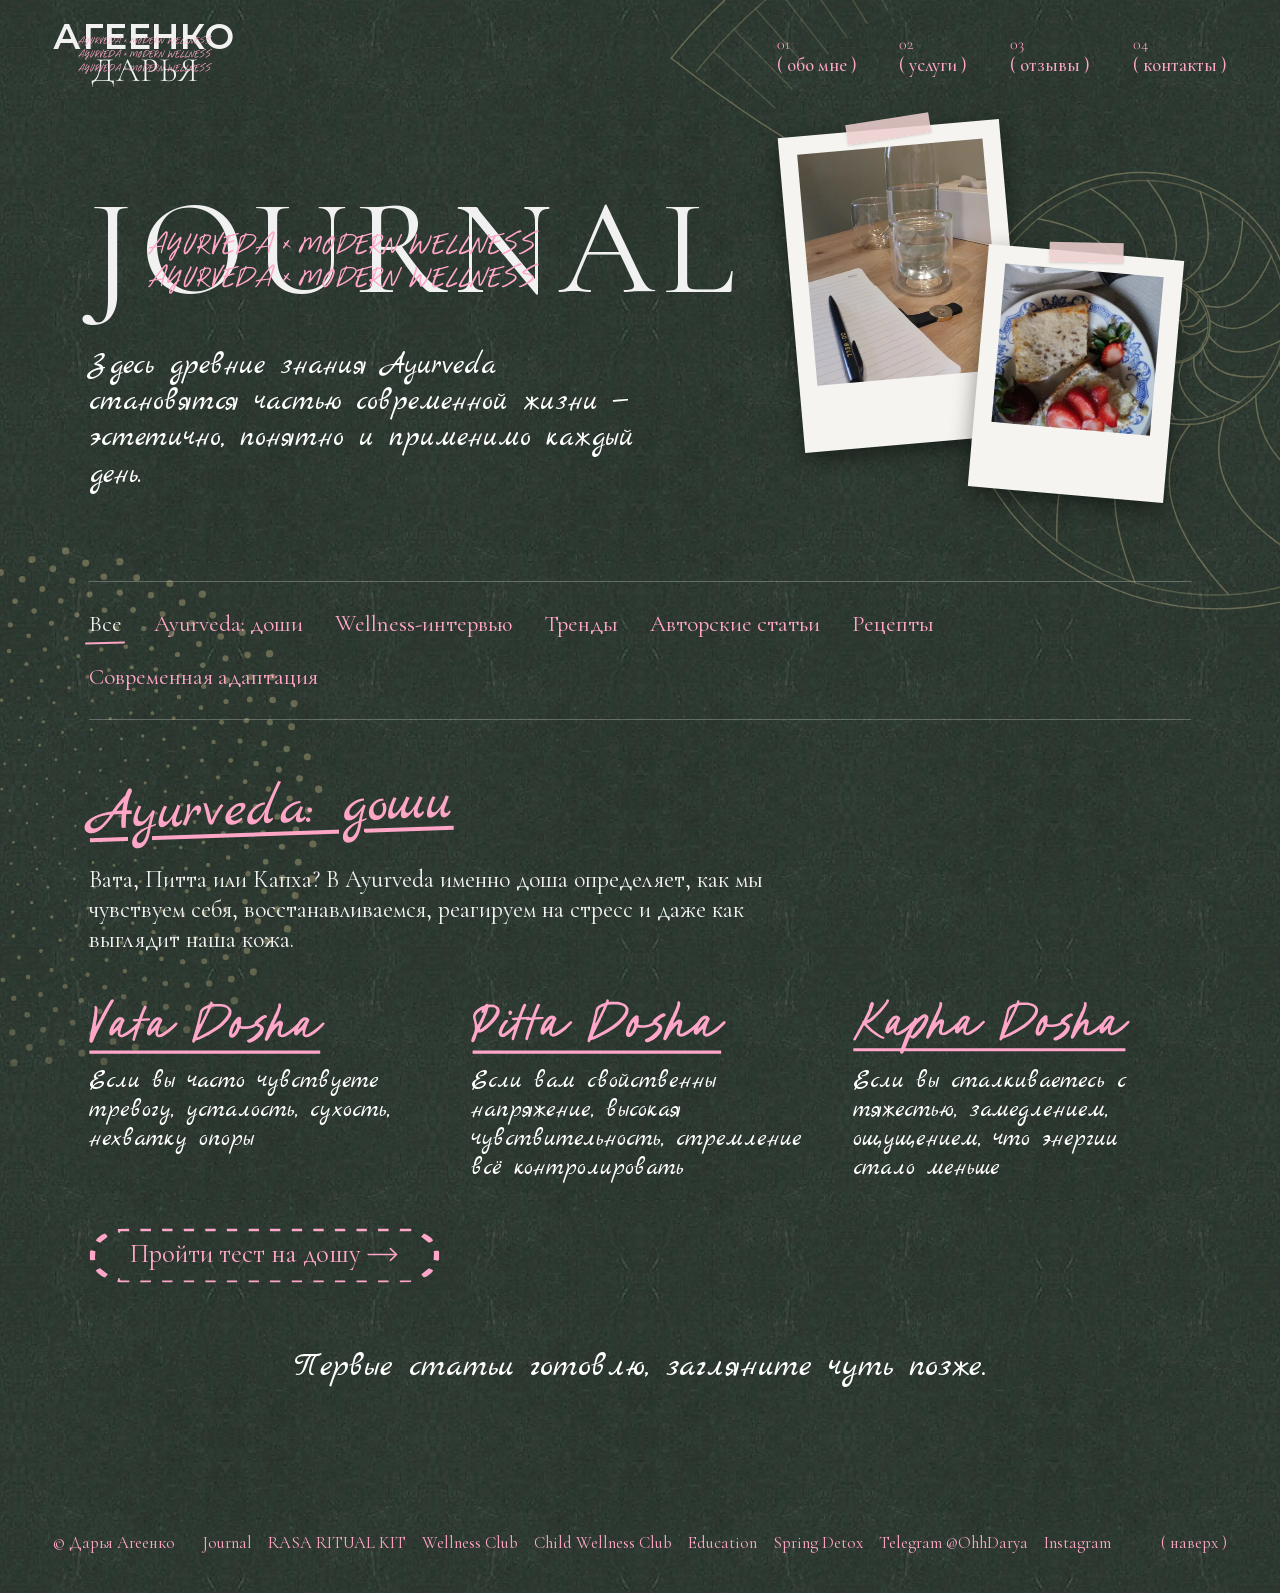
<file: journal.html>
<!doctype html>
<html lang="ru" class="tp">
<head>
<meta charset="utf-8">
<meta name="viewport" content="width=device-width, initial-scale=1">
<!-- seo -->
<title>Journal: статьи об аюрведе и wellness | Дарья Агеенко</title>
<meta name="description" content="Journal Дарьи Агеенко: Ayurveda и доши (Vata, Pitta, Kapha), wellness-интервью, тренды, авторские статьи, рецепты и современная адаптация аюрведы.">
<meta name="robots" content="index, follow, max-image-preview:large">
<link rel="canonical" href="https://ohhwellness.com/journal.html">
<meta property="og:type" content="website">
<meta property="og:site_name" content="Дарья Агеенко">
<meta property="og:locale" content="ru_RU">
<meta property="og:title" content="Journal: Дарья Агеенко">
<meta property="og:description" content="Ayurveda × Modern Wellness: статьи, интервью, рецепты.">
<meta property="og:url" content="https://ohhwellness.com/journal.html">
<meta property="og:image" content="https://ohhwellness.com/img/og-daria-ageenko.jpg">
<meta property="og:image:width" content="1200">
<meta property="og:image:height" content="630">
<meta property="og:image:alt" content="Дарья Агеенко: Ayurveda × Modern Wellness">
<meta name="twitter:card" content="summary_large_image">
<meta name="twitter:title" content="Journal: Дарья Агеенко">
<meta name="twitter:description" content="Ayurveda × Modern Wellness: статьи, интервью, рецепты.">
<meta name="twitter:image" content="https://ohhwellness.com/img/og-daria-ageenko.jpg">
<meta name="twitter:image:alt" content="Дарья Агеенко: Ayurveda × Modern Wellness">
<script type="application/ld+json" data-seo>{"@context":"https://schema.org","@graph":[{"@type":"WebSite","@id":"https://ohhwellness.com/#website","url":"https://ohhwellness.com/","name":"Дарья Агеенко","alternateName":["Ohh Wellness","Daria Ageenko"],"inLanguage":"ru","publisher":{"@id":"https://ohhwellness.com/#person"}},{"@type":"Person","@id":"https://ohhwellness.com/#person","name":"Дарья Агеенко","givenName":"Дарья","familyName":"Агеенко","alternateName":["Daria Ageenko","Darya Ageenko","Агеенко Дарья"],"url":"https://ohhwellness.com/","image":{"@type":"ImageObject","@id":"https://ohhwellness.com/#person-image","url":"https://ohhwellness.com/img/daria-ageenko.jpg","width":1200,"height":1200,"caption":"Дарья Агеенко"},"jobTitle":"Консультирующий специалист по Ayurveda","description":"Более 10 лет работы с телом, здоровьем и естественной красотой. Медицинское образование и практика в педиатрии и детской хирургии. Холистическая косметология, телесные практики и массаж, embodiment-подход, аюрведические техники восстановления.","knowsAbout":["Аюрведа","Ayurveda","Расаяна","Доши","Холистическая косметология","Телесные практики","Массаж","Embodiment","Wellness"],"telephone":"+37379447325","sameAs":["https://www.instagram.com/wellness_daria/","https://t.me/OhhDarya"],"brand":{"@type":"Brand","name":"RASA"}},{"@type":"CollectionPage","@id":"https://ohhwellness.com/journal.html#webpage","url":"https://ohhwellness.com/journal.html","name":"Journal: статьи об аюрведе и wellness | Дарья Агеенко","description":"Journal Дарьи Агеенко: Ayurveda и доши (Vata, Pitta, Kapha), wellness-интервью, тренды, авторские статьи, рецепты и современная адаптация аюрведы.","inLanguage":"ru","isPartOf":{"@id":"https://ohhwellness.com/#website"},"primaryImageOfPage":{"@type":"ImageObject","url":"https://ohhwellness.com/img/og-daria-ageenko.jpg"},"about":{"@id":"https://ohhwellness.com/#person"},"author":{"@id":"https://ohhwellness.com/#person"},"breadcrumb":{"@id":"https://ohhwellness.com/journal.html#breadcrumb"}},{"@type":"BreadcrumbList","@id":"https://ohhwellness.com/journal.html#breadcrumb","itemListElement":[{"@type":"ListItem","position":1,"name":"Дарья Агеенко","item":"https://ohhwellness.com/"},{"@type":"ListItem","position":2,"name":"Journal","item":"https://ohhwellness.com/journal.html"}]}]}</script>
<!-- /seo -->
<meta name="theme-color" content="#2e3a32">
<link rel="icon" href="favicon.svg" type="image/svg+xml">
<link rel="icon" href="favicon-32.png" sizes="32x32" type="image/png">
<link rel="apple-touch-icon" href="apple-touch-icon.png">
<link rel="preconnect" href="https://vasylian-admin.vasilyanaptyp.workers.dev" crossorigin>
<link rel="preload" href="img/t/shell-nautilus.svg" as="image" fetchpriority="high">
<link rel="preload" href="fonts/montserrat-600.woff2" as="font" type="font/woff2" crossorigin>
<link rel="preload" href="fonts/cormorant-300.woff2" as="font" type="font/woff2" crossorigin>
<link rel="preload" href="fonts/cormorant-garamond-400.woff2" as="font" type="font/woff2" crossorigin>
<link rel="preload" href="fonts/cormorant-garamond-500.woff2" as="font" type="font/woff2" crossorigin>
<link rel="stylesheet" href="css/style.css">
<link rel="stylesheet" href="css/tests.css">
<link rel="stylesheet" href="css/extra.css">
<script>document.documentElement.classList.add('js')</script>
</head>
<body>
<div class="tbg" aria-hidden="true"></div>

<header class="thead" id="top">
  <a class="tlogo lockup" href="./" aria-label="Агеенко Дарья: на главную">
    <span class="lockup__h"><span class="lockup__sur">АГЕЕНКО</span> <span class="lockup__name">ДАРЬЯ</span></span>
    <span class="lockup__tag" aria-hidden="true">
      <img src="img/script.svg" width="602" height="48" alt="">
      <img src="img/script.svg" width="602" height="48" alt="">
      <img src="img/script.svg" width="602" height="48" alt="">
    </span>
  </a>
  <button class="burger" type="button" aria-expanded="false" aria-controls="menu"><span class="burger__open">( меню )</span><span class="burger__close">( закрыть )</span></button>
  <nav class="menu" id="menu" aria-label="Разделы">
    <a class="menu__i" href="./#about"><span class="menu__n">01</span><span class="menu__l">( обо мне )</span></a>
    <a class="menu__i" href="./#services"><span class="menu__n">02</span><span class="menu__l">( услуги )</span></a>
    <a class="menu__i" href="rasa-reset.html#otzyvy"><span class="menu__n">03</span><span class="menu__l">( отзывы )</span></a>
    <a class="menu__i" href="./#contacts"><span class="menu__n">04</span><span class="menu__l">( контакты )</span></a>
  </nav>
</header>

<main class="jr">

  <section class="jr-hero" aria-labelledby="jr-h">
    <div class="jr-hero__l">
      <h1 class="jr-ttl" id="jr-h">Journal
        <img src="img/script.svg" width="602" height="48" alt="" aria-hidden="true">
        <img src="img/script.svg" width="602" height="48" alt="" aria-hidden="true">
      </h1>
      <p class="jr-sub" data-cms="journal.sub">Здесь древние знания Ayurveda становятся частью современной жизни — эстетично, понятно и применимо каждый день.</p>
    </div>
    <div class="jr-pols">
      <figure class="pol pol--notes">
        <img src="img/t/p_notes.webp" srcset="img/t/p_notes.webp 1x, img/t/p_notes@2x.webp 2x" width="360" height="450" alt="Блокнот, ручка и графин с водой на столе" decoding="async">
      </figure>
      <figure class="pol pol--bfast">
        <img src="img/t/p_breakfast.webp" srcset="img/t/p_breakfast.webp 1x, img/t/p_breakfast@2x.webp 2x" width="360" height="360" alt="Завтрак: пирог с клубникой на тарелке" decoding="async">
      </figure>
    </div>
  </section>

  <!-- рубрики: порядок и названия = RUBRICS в js/journal.js; статьи добавляются в редакторе (admin/, раздел «Journal») -->
  <div class="jr-tabs" role="tablist" aria-label="Рубрики Journal">
    <button class="jr-tab" type="button" role="tab" aria-selected="true" aria-controls="jr-body" data-rubric="all">Все</button>
    <button class="jr-tab" type="button" role="tab" aria-selected="false" aria-controls="jr-body" data-rubric="doshi">Ayurveda: доши</button>
    <button class="jr-tab" type="button" role="tab" aria-selected="false" aria-controls="jr-body" data-rubric="interview">Wellness-интервью</button>
    <button class="jr-tab" type="button" role="tab" aria-selected="false" aria-controls="jr-body" data-rubric="trends">Тренды</button>
    <button class="jr-tab" type="button" role="tab" aria-selected="false" aria-controls="jr-body" data-rubric="author">Авторские статьи</button>
    <button class="jr-tab" type="button" role="tab" aria-selected="false" aria-controls="jr-body" data-rubric="recipes">Рецепты</button>
    <button class="jr-tab" type="button" role="tab" aria-selected="false" aria-controls="jr-body" data-rubric="adaptation">Современная адаптация</button>
  </div>

  <section class="jr-body" id="jr-body" role="tabpanel" aria-live="polite">

    <div class="jr-dosha" data-dosha>
      <h2 class="jr-h">Ayurveda: доши</h2>
      <p class="jr-lead" data-cms="journal.lead">Вата, Питта или Капха? В Ayurveda именно доша определяет, как мы чувствуем себя, восстанавливаемся, реагируем на стресс и даже как выглядит наша кожа.</p>
      <div class="jr-dcards">
        <article class="jr-dcard">
          <h3><img src="img/n_vata.svg" width="265" height="62" alt="Vata Dosha"></h3>
          <p data-c="dosha.vata.card" data-c-as="flat">Если вы часто чувствуете тревогу, усталость, сухость, нехватку опоры</p>
        </article>
        <article class="jr-dcard">
          <h3><img src="img/n_pitta.svg" width="274" height="59" alt="Pitta Dosha"></h3>
          <p data-c="dosha.pitta.card" data-c-as="flat">Если вам свойственны напряжение, высокая чувствительность, стремление всё контролировать</p>
        </article>
        <article class="jr-dcard">
          <h3><img src="img/n_kapha.svg" width="316" height="63" alt="Kapha Dosha"></h3>
          <p data-c="dosha.kapha.card" data-c-as="flat">Если вы сталкиваетесь с тяжестью, замедлением, ощущением, что энергии стало меньше</p>
        </article>
      </div>
      <a class="pill pill--cta" href="test.html">Пройти тест на дошу&nbsp;<span class="arr" aria-hidden="true"></span></a>
    </div>

    <h2 class="jr-h jr-rub" data-rub-title hidden></h2>
    <div class="jr-list" data-list hidden></div>
    <p class="jr-empty" data-cms="journal.empty" data-empty>Первые статьи готовлю, загляните чуть позже.</p>

  </section>

</main>

<footer class="foot tfoot">
  <p>© Дарья Агеенко</p>
  <nav class="foot__nav" aria-label="Разделы сайта">
    <a href="journal.html">Journal</a>
    <a href="box.html">RASA RITUAL KIT</a>
    <a href="club.html">Wellness Club</a>
    <a href="kids-club.html">Child Wellness Club</a>
    <a href="education.html">Education</a>
    <a href="detox.html">Spring Detox</a>
    <a href="https://t.me/OhhDarya" target="_blank" rel="noopener" aria-label="Telegram Дарьи: @OhhDarya" data-c-href="tg" data-c-aria="Telegram Дарьи: @{tg}" data-c-text="Telegram @{tg}">Telegram @OhhDarya</a>
    <a href="https://www.instagram.com/wellness_daria/" target="_blank" rel="noopener" data-c-href="ig">Instagram</a>
  </nav>
  <a href="#top">( наверх )</a>
</footer>

<script src="js/main.js" defer></script>
<script src="js/cms-site.js" defer></script>
<script src="js/journal-data.js" defer></script>
<script src="js/journal.js" defer></script>
<script src="assets/js/cms.js" data-cms-api="https://vasylian-admin.vasilyanaptyp.workers.dev" data-cms-site="ageenko" defer></script>
</body>
</html>
</file>
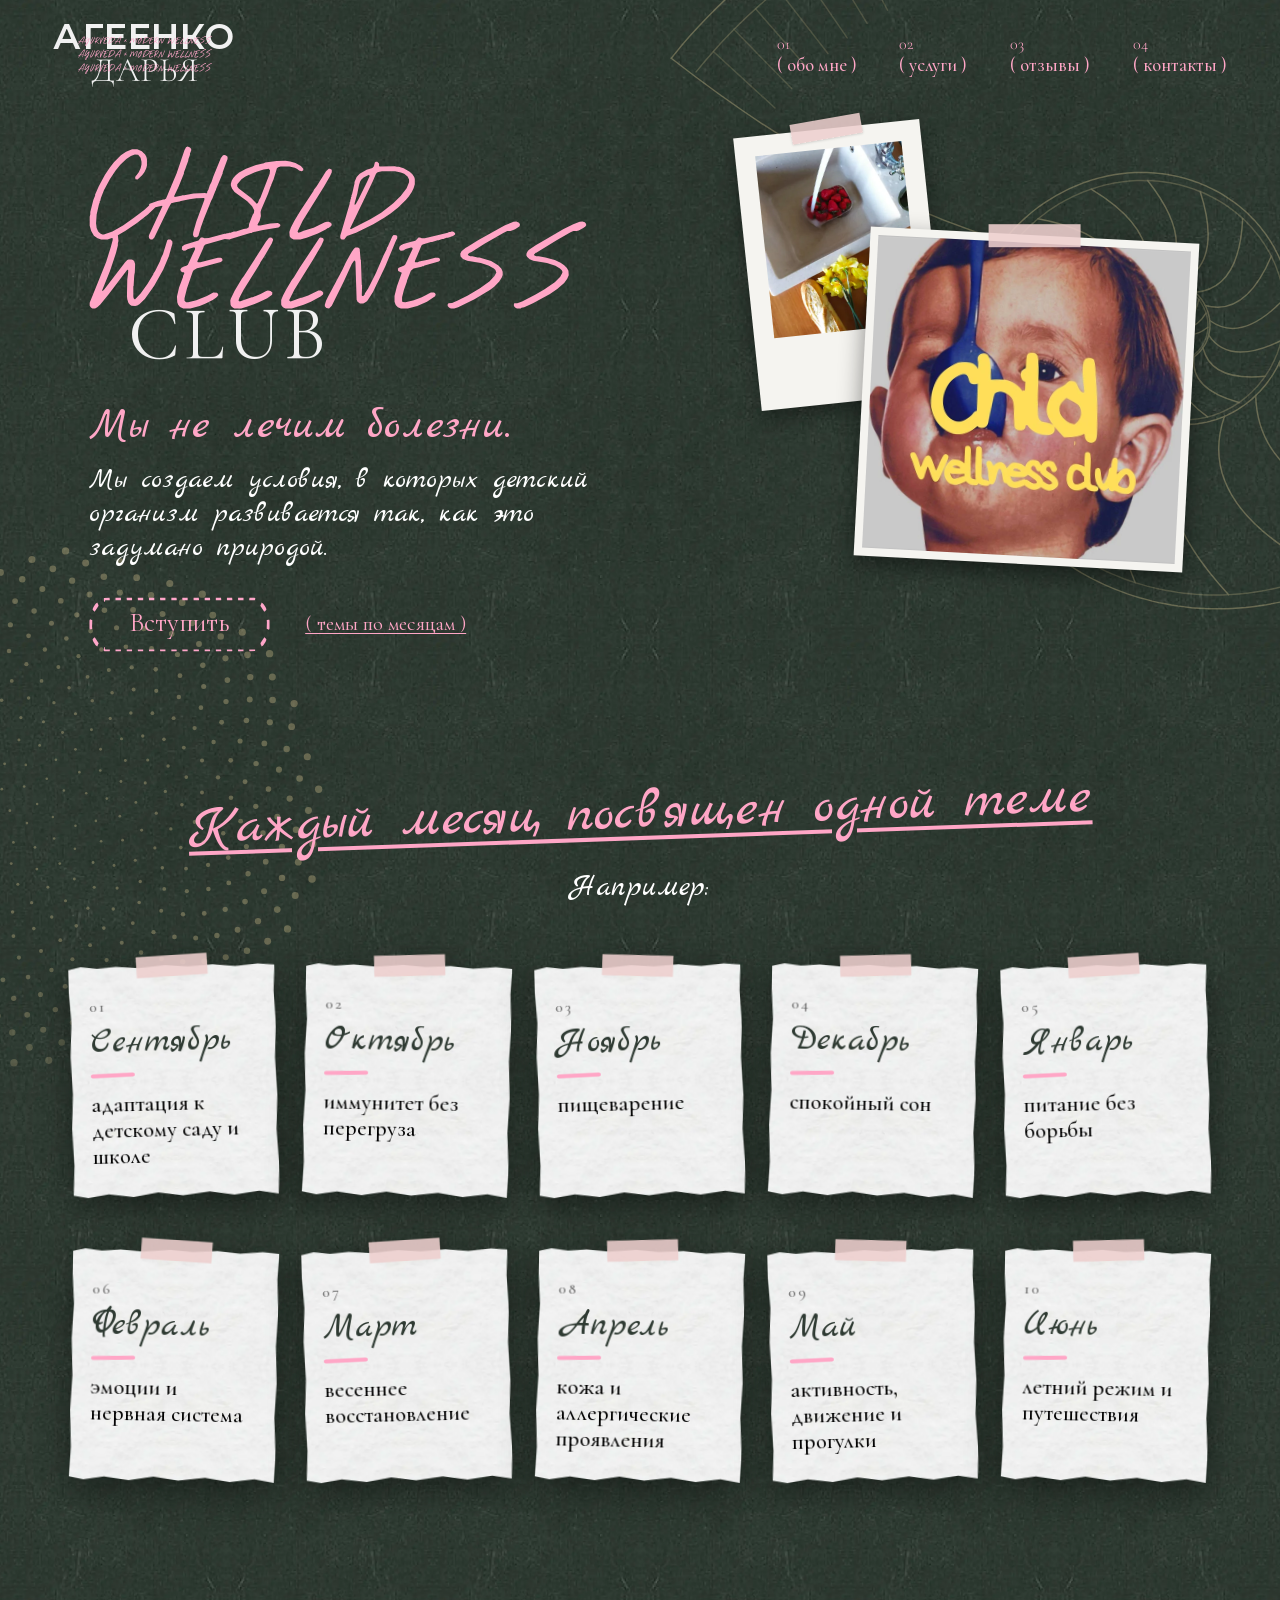
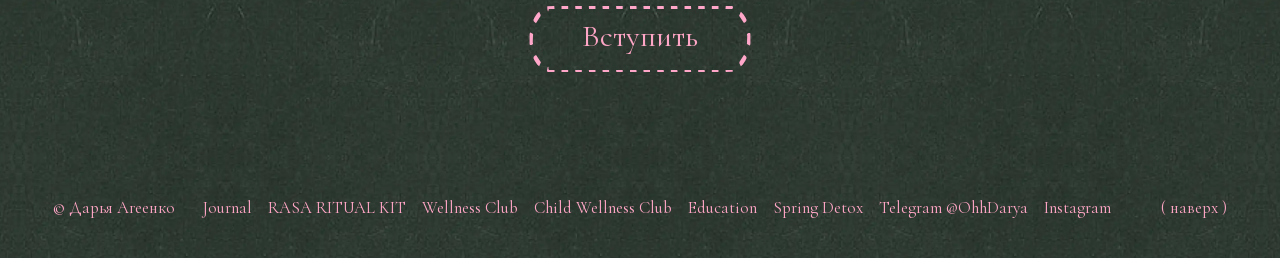
<file: kids-club.html>
<!doctype html>
<html lang="ru" class="tp">
<head>
<meta charset="utf-8">
<meta name="viewport" content="width=device-width, initial-scale=1">
<!-- seo -->
<title>Child Wellness Club: каждый месяц одна тема | Дарья Агеенко</title>
<meta name="description" content="Child Wellness Club Дарьи Агеенко: условия, в которых детский организм развивается так, как это задумано природой. Каждый месяц посвящен одной теме.">
<meta name="robots" content="index, follow, max-image-preview:large">
<link rel="canonical" href="https://ohhwellness.com/kids-club.html">
<meta property="og:type" content="website">
<meta property="og:site_name" content="Дарья Агеенко">
<meta property="og:locale" content="ru_RU">
<meta property="og:title" content="Child Wellness Club">
<meta property="og:description" content="Клуб Дарьи Агеенко для родителей. Каждый месяц посвящен одной теме: от адаптации к школе до летнего режима.">
<meta property="og:url" content="https://ohhwellness.com/kids-club.html">
<meta property="og:image" content="https://ohhwellness.com/img/og-daria-ageenko.jpg">
<meta property="og:image:width" content="1200">
<meta property="og:image:height" content="630">
<meta property="og:image:alt" content="Дарья Агеенко: Ayurveda × Modern Wellness">
<meta name="twitter:card" content="summary_large_image">
<meta name="twitter:title" content="Child Wellness Club">
<meta name="twitter:description" content="Клуб Дарьи Агеенко для родителей. Каждый месяц посвящен одной теме: от адаптации к школе до летнего режима.">
<meta name="twitter:image" content="https://ohhwellness.com/img/og-daria-ageenko.jpg">
<meta name="twitter:image:alt" content="Дарья Агеенко: Ayurveda × Modern Wellness">
<script type="application/ld+json" data-seo>{"@context":"https://schema.org","@graph":[{"@type":"WebSite","@id":"https://ohhwellness.com/#website","url":"https://ohhwellness.com/","name":"Дарья Агеенко","alternateName":["Ohh Wellness","Daria Ageenko"],"inLanguage":"ru","publisher":{"@id":"https://ohhwellness.com/#person"}},{"@type":"Person","@id":"https://ohhwellness.com/#person","name":"Дарья Агеенко","givenName":"Дарья","familyName":"Агеенко","alternateName":["Daria Ageenko","Darya Ageenko","Агеенко Дарья"],"url":"https://ohhwellness.com/","image":{"@type":"ImageObject","@id":"https://ohhwellness.com/#person-image","url":"https://ohhwellness.com/img/daria-ageenko.jpg","width":1200,"height":1200,"caption":"Дарья Агеенко"},"jobTitle":"Консультирующий специалист по Ayurveda","description":"Более 10 лет работы с телом, здоровьем и естественной красотой. Медицинское образование и практика в педиатрии и детской хирургии. Холистическая косметология, телесные практики и массаж, embodiment-подход, аюрведические техники восстановления.","knowsAbout":["Аюрведа","Ayurveda","Расаяна","Доши","Холистическая косметология","Телесные практики","Массаж","Embodiment","Wellness"],"telephone":"+37379447325","sameAs":["https://www.instagram.com/wellness_daria/","https://t.me/OhhDarya"],"brand":{"@type":"Brand","name":"RASA"}},{"@type":"WebPage","@id":"https://ohhwellness.com/kids-club.html#webpage","url":"https://ohhwellness.com/kids-club.html","name":"Child Wellness Club: каждый месяц одна тема | Дарья Агеенко","description":"Child Wellness Club Дарьи Агеенко: условия, в которых детский организм развивается так, как это задумано природой. Каждый месяц посвящен одной теме.","inLanguage":"ru","isPartOf":{"@id":"https://ohhwellness.com/#website"},"primaryImageOfPage":{"@type":"ImageObject","url":"https://ohhwellness.com/img/og-daria-ageenko.jpg"},"about":{"@id":"https://ohhwellness.com/#person"},"author":{"@id":"https://ohhwellness.com/#person"},"breadcrumb":{"@id":"https://ohhwellness.com/kids-club.html#breadcrumb"},"mainEntity":{"@id":"https://ohhwellness.com/kids-club.html#service"}},{"@type":"BreadcrumbList","@id":"https://ohhwellness.com/kids-club.html#breadcrumb","itemListElement":[{"@type":"ListItem","position":1,"name":"Дарья Агеенко","item":"https://ohhwellness.com/"},{"@type":"ListItem","position":2,"name":"Child Wellness Club","item":"https://ohhwellness.com/kids-club.html"}]},{"@type":"Service","@id":"https://ohhwellness.com/kids-club.html#service","name":"Child Wellness Club","serviceType":"Закрытое сообщество для родителей","description":"Child Wellness Club Дарьи Агеенко: условия, в которых детский организм развивается так, как это задумано природой. Каждый месяц посвящен одной теме.","provider":{"@id":"https://ohhwellness.com/#person"},"url":"https://ohhwellness.com/kids-club.html","image":"https://ohhwellness.com/img/og-daria-ageenko.jpg"}]}</script>
<!-- /seo -->
<meta name="theme-color" content="#2e3a32">
<link rel="icon" href="favicon.svg" type="image/svg+xml">
<link rel="icon" href="favicon-32.png" sizes="32x32" type="image/png">
<link rel="apple-touch-icon" href="apple-touch-icon.png">
<link rel="preconnect" href="https://vasylian-admin.vasilyanaptyp.workers.dev" crossorigin>
<link rel="preload" href="img/t/shell-nautilus.svg" as="image" fetchpriority="high">
<link rel="preload" href="fonts/montserrat-600.woff2" as="font" type="font/woff2" crossorigin>
<link rel="preload" href="fonts/cormorant-300.woff2" as="font" type="font/woff2" crossorigin>
<link rel="preload" href="fonts/cormorant-garamond-400.woff2" as="font" type="font/woff2" crossorigin>
<link rel="preload" href="fonts/cormorant-garamond-500.woff2" as="font" type="font/woff2" crossorigin>
<link rel="stylesheet" href="css/style.css">
<link rel="stylesheet" href="css/tests.css">
<link rel="stylesheet" href="css/extra.css">
<link rel="stylesheet" href="css/more.css">
<script>document.documentElement.classList.add('js')</script>
</head>
<body>
<div class="tbg" aria-hidden="true"></div>

<header class="thead" id="top">
  <a class="tlogo lockup" href="./" aria-label="Агеенко Дарья: на главную">
    <span class="lockup__h"><span class="lockup__sur">АГЕЕНКО</span> <span class="lockup__name">ДАРЬЯ</span></span>
    <span class="lockup__tag" aria-hidden="true">
      <img src="img/script.svg" width="602" height="48" alt="">
      <img src="img/script.svg" width="602" height="48" alt="">
      <img src="img/script.svg" width="602" height="48" alt="">
    </span>
  </a>
  <button class="burger" type="button" aria-expanded="false" aria-controls="menu"><span class="burger__open">( меню )</span><span class="burger__close">( закрыть )</span></button>
  <nav class="menu" id="menu" aria-label="Разделы">
    <a class="menu__i" href="./#about"><span class="menu__n">01</span><span class="menu__l">( обо мне )</span></a>
    <a class="menu__i" href="./#services"><span class="menu__n">02</span><span class="menu__l">( услуги )</span></a>
    <a class="menu__i" href="rasa-reset.html#otzyvy"><span class="menu__n">03</span><span class="menu__l">( отзывы )</span></a>
    <a class="menu__i" href="./#contacts"><span class="menu__n">04</span><span class="menu__l">( контакты )</span></a>
  </nav>
</header>

<main class="kc">

  <section class="kc-hero" aria-labelledby="kc-h">
    <div class="kc-hero__l">
      <h1 class="kc-ttl" id="kc-h" aria-label="Child Wellness Club">
        <span class="vh">Child Wellness </span>
        <span class="kc-ttl__w" aria-hidden="true"></span>
        <span class="kc-ttl__c" aria-hidden="true">Club</span>
      </h1>
      <p class="kc-lead" data-c="kids.lead" data-c-as="ln1"><span>Мы не лечим болезни.</span> <span>Мы создаем условия, в которых детский организм развивается так, как это задумано природой.</span></p>
      <div class="bx-go">
        <a class="pill pill--cta" href="https://t.me/OhhDarya" target="_blank" rel="noopener" data-c-href="kids" data-cms="kids.btn">Вступить</a>
        <a class="tlink" href="#temy">( темы по месяцам )</a>
      </div>
    </div>
    <div class="cl-pols cl-pols--cov">
      <figure class="pol pol--c1">
        <img src="img/t/p_kids1.webp" srcset="img/t/p_kids1.webp 1x, img/t/p_kids1@2x.webp 2x" width="360" height="450" alt="Клубника под струёй воды и букет нарциссов" decoding="async" data-c-ph="kids.photo1" data-c-phas="cover" data-c-orig="assets/orig/p_kids1.webp">
      </figure>
      <figure class="cov">
        <img src="img/t/cover_kids.webp" srcset="img/t/cover_kids.webp 1x, img/t/cover_kids@2x.webp 2x" width="640" height="640" alt="Обложка Child Wellness Club: малыш с синей ложкой" decoding="async" data-c-ph="kids.cover" data-c-phas="cover" data-c-orig="assets/orig/cover_kids.webp">
      </figure>
    </div>
  </section>

  <section class="kc-year" id="temy" aria-labelledby="kc-year-h">
    <h2 class="rs-rev__h" id="kc-year-h" data-cms="kids.note">Каждый месяц посвящен одной теме</h2>
    <p class="kc-eg" data-cms="kids.eg">Например:</p>
    <ol class="kc-grid" data-cms-list="kids.months">
      <li class="kc-m" data-cms-item><p class="kc-m__n" data-cms-field="month">Сентябрь</p><p class="kc-m__t" data-cms-field="theme">адаптация к детскому саду и школе</p></li>
      <li class="kc-m" data-cms-item><p class="kc-m__n" data-cms-field="month">Октябрь</p><p class="kc-m__t" data-cms-field="theme">иммунитет без перегруза</p></li>
      <li class="kc-m" data-cms-item><p class="kc-m__n" data-cms-field="month">Ноябрь</p><p class="kc-m__t" data-cms-field="theme">пищеварение</p></li>
      <li class="kc-m" data-cms-item><p class="kc-m__n" data-cms-field="month">Декабрь</p><p class="kc-m__t" data-cms-field="theme">спокойный сон</p></li>
      <li class="kc-m" data-cms-item><p class="kc-m__n" data-cms-field="month">Январь</p><p class="kc-m__t" data-cms-field="theme">питание без борьбы</p></li>
      <li class="kc-m" data-cms-item><p class="kc-m__n" data-cms-field="month">Февраль</p><p class="kc-m__t" data-cms-field="theme">эмоции и нервная система</p></li>
      <li class="kc-m" data-cms-item><p class="kc-m__n" data-cms-field="month">Март</p><p class="kc-m__t" data-cms-field="theme">весеннее восстановление</p></li>
      <li class="kc-m" data-cms-item><p class="kc-m__n" data-cms-field="month">Апрель</p><p class="kc-m__t" data-cms-field="theme">кожа и аллергические проявления</p></li>
      <li class="kc-m" data-cms-item><p class="kc-m__n" data-cms-field="month">Май</p><p class="kc-m__t" data-cms-field="theme">активность, движение и прогулки</p></li>
      <li class="kc-m" data-cms-item><p class="kc-m__n" data-cms-field="month">Июнь</p><p class="kc-m__t" data-cms-field="theme">летний режим и путешествия</p></li>
      <template data-cms-item><li class="kc-m"><p class="kc-m__n" data-cms-field="month"></p><p class="kc-m__t" data-cms-field="theme"></p></li></template>
    </ol>
  </section>

  <section class="cl-end kc-end" aria-label="Вступить в Child Wellness Club">
    <p class="blot blot--lg" data-c-optbox hidden><span class="blot__l">Стоимость:</span> <span class="blot__v" data-c-opt="kids.price"></span></p>
    <a class="pill pill--cta pill--big" href="https://t.me/OhhDarya" target="_blank" rel="noopener" data-c-href="kids" data-cms="kids.btn">Вступить</a>
  </section>

</main>

<footer class="foot tfoot">
  <p>© Дарья Агеенко</p>
  <nav class="foot__nav" aria-label="Разделы сайта">
    <a href="journal.html">Journal</a>
    <a href="box.html">RASA RITUAL KIT</a>
    <a href="club.html">Wellness Club</a>
    <a href="kids-club.html">Child Wellness Club</a>
    <a href="education.html">Education</a>
    <a href="detox.html">Spring Detox</a>
    <a href="https://t.me/OhhDarya" target="_blank" rel="noopener" aria-label="Telegram Дарьи: @OhhDarya" data-c-href="tg" data-c-aria="Telegram Дарьи: @{tg}" data-c-text="Telegram @{tg}">Telegram @OhhDarya</a>
    <a href="https://www.instagram.com/wellness_daria/" target="_blank" rel="noopener" data-c-href="ig">Instagram</a>
  </nav>
  <a href="#top">( наверх )</a>
</footer>

<script src="js/main.js" defer></script>
<script src="js/cms-site.js" defer></script>
<script src="assets/js/cms.js" data-cms-api="https://vasylian-admin.vasilyanaptyp.workers.dev" data-cms-site="ageenko" defer></script>
</body>
</html>
</file>
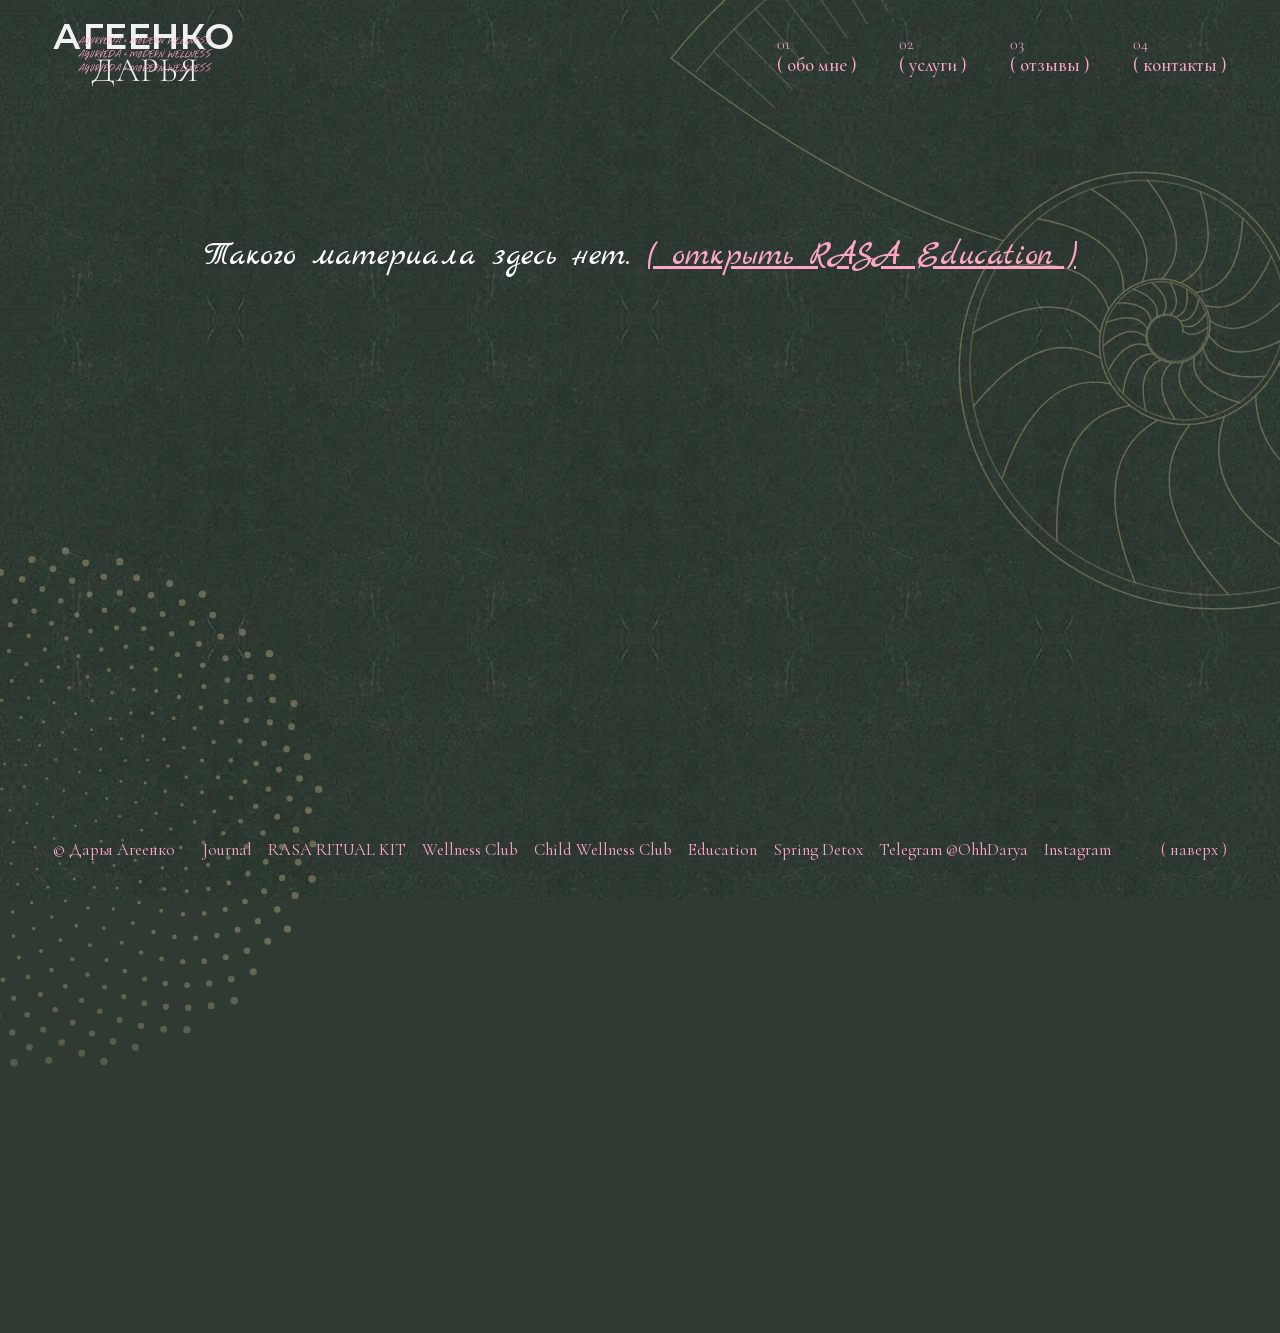
<file: material.html>
<!doctype html>
<html lang="ru" class="tp">
<head>
<meta charset="utf-8">
<meta name="viewport" content="width=device-width, initial-scale=1">
<!-- seo -->
<title>RASA Education | Дарья Агеенко</title>
<meta name="description" content="Материал RASA Education Дарьи Агеенко: Ayurveda и современный wellness.">
<meta property="og:type" content="website">
<meta property="og:site_name" content="Дарья Агеенко">
<meta property="og:locale" content="ru_RU">
<meta property="og:title" content="RASA Education: Дарья Агеенко">
<meta property="og:description" content="Ayurveda × Modern Wellness.">
<meta property="og:image" content="https://ohhwellness.com/img/og/og-education.jpg">
<meta property="og:image:width" content="1200">
<meta property="og:image:height" content="630">
<meta property="og:image:alt" content="RASA Education: обложка раздела Дарьи Агеенко">
<meta name="twitter:card" content="summary_large_image">
<meta name="twitter:title" content="RASA Education: Дарья Агеенко">
<meta name="twitter:description" content="Ayurveda × Modern Wellness.">
<meta name="twitter:image" content="https://ohhwellness.com/img/og/og-education.jpg">
<meta name="twitter:image:alt" content="RASA Education: обложка раздела Дарьи Агеенко">
<!-- /seo -->
<meta name="theme-color" content="#2e3a32">
<link rel="icon" href="favicon.svg" type="image/svg+xml">
<link rel="icon" href="favicon-32.png" sizes="32x32" type="image/png">
<link rel="apple-touch-icon" href="apple-touch-icon.png">
<link rel="preconnect" href="https://vasylian-admin.vasilyanaptyp.workers.dev" crossorigin>
<link rel="preload" href="img/t/shell-nautilus.svg" as="image" fetchpriority="high">
<link rel="preload" href="fonts/montserrat-600.woff2" as="font" type="font/woff2" crossorigin>
<link rel="preload" href="fonts/cormorant-300.woff2" as="font" type="font/woff2" crossorigin>
<link rel="preload" href="fonts/cormorant-garamond-400.woff2" as="font" type="font/woff2" crossorigin>
<link rel="preload" href="fonts/cormorant-garamond-500.woff2" as="font" type="font/woff2" crossorigin>
<link rel="stylesheet" href="css/style.css">
<link rel="stylesheet" href="css/tests.css">
<link rel="stylesheet" href="css/extra.css">
<link rel="stylesheet" href="css/more.css">
<script>document.documentElement.classList.add('js')</script>
</head>
<body>
<div class="tbg" aria-hidden="true"></div>

<header class="thead" id="top">
  <a class="tlogo lockup" href="./" aria-label="Агеенко Дарья: на главную">
    <span class="lockup__h"><span class="lockup__sur">АГЕЕНКО</span> <span class="lockup__name">ДАРЬЯ</span></span>
    <span class="lockup__tag" aria-hidden="true">
      <img src="img/script.svg" width="602" height="48" alt="">
      <img src="img/script.svg" width="602" height="48" alt="">
      <img src="img/script.svg" width="602" height="48" alt="">
    </span>
  </a>
  <button class="burger" type="button" aria-expanded="false" aria-controls="menu"><span class="burger__open">( меню )</span><span class="burger__close">( закрыть )</span></button>
  <nav class="menu" id="menu" aria-label="Разделы">
    <a class="menu__i" href="./#about"><span class="menu__n">01</span><span class="menu__l">( обо мне )</span></a>
    <a class="menu__i" href="./#services"><span class="menu__n">02</span><span class="menu__l">( услуги )</span></a>
    <a class="menu__i" href="rasa-reset.html#otzyvy"><span class="menu__n">03</span><span class="menu__l">( отзывы )</span></a>
    <a class="menu__i" href="./#contacts"><span class="menu__n">04</span><span class="menu__l">( контакты )</span></a>
  </nav>
</header>

<main class="ar">

  <!-- материал RASA Education: содержимое приходит из редактора сайта (admin/, раздел «RASA Education: материалы»), адрес material.html?id=… -->
  <article class="ar-in" data-material hidden>
    <header class="ar-head">
      <a class="tlink ar-back" href="education.html"><span class="arr" aria-hidden="true"></span>RASA Education</a>
      <div class="ar-head__l">
        <p class="ar-rub" data-m-kind hidden></p>
        <h1 class="ar-h" data-m-title tabindex="-1"></h1>
      </div>
      <figure class="ar-cover" data-m-cover hidden><img alt="" width="800" height="1000" decoding="async"></figure>
    </header>
    <div class="paper ar-paper">
      <div class="ar-text" data-m-text></div>
    </div>
    <div class="ar-end">
      <p class="blot blot--lg" data-m-pricebox hidden><span class="blot__l">Стоимость:</span> <span class="blot__v" data-m-price></span></p>
      <a class="pill pill--cta" href="https://t.me/OhhDarya" target="_blank" rel="noopener" data-m-btn>Записаться</a>
      <p class="ar-end__links">
        <a class="tlink" href="education.html">( все материалы )</a>
        <a class="tlink" href="journal.html">( Journal )</a>
      </p>
    </div>
  </article>

  <p class="ar-none" data-m-none hidden>Такого материала здесь нет. <a href="education.html">( открыть RASA Education )</a></p>
  <noscript><p class="ar-none">Материалы открываются с включённым JavaScript. <a href="education.html">( RASA Education )</a></p></noscript>

</main>

<footer class="foot tfoot">
  <p>© Дарья Агеенко</p>
  <nav class="foot__nav" aria-label="Разделы сайта">
    <a href="journal.html">Journal</a>
    <a href="box.html">RASA RITUAL KIT</a>
    <a href="club.html">Wellness Club</a>
    <a href="kids-club.html">Child Wellness Club</a>
    <a href="education.html">Education</a>
    <a href="detox.html">Spring Detox</a>
    <a href="https://t.me/OhhDarya" target="_blank" rel="noopener" aria-label="Telegram Дарьи: @OhhDarya" data-c-href="tg" data-c-aria="Telegram Дарьи: @{tg}" data-c-text="Telegram @{tg}">Telegram @OhhDarya</a>
    <a href="https://www.instagram.com/wellness_daria/" target="_blank" rel="noopener" data-c-href="ig">Instagram</a>
  </nav>
  <a href="#top">( наверх )</a>
</footer>

<script src="js/main.js" defer></script>
<script src="js/cms-site.js" defer></script>
<script src="js/seo-dyn.js" defer></script>
<script src="js/education.js" defer></script>
<script src="assets/js/cms.js" data-cms-api="https://vasylian-admin.vasilyanaptyp.workers.dev" data-cms-site="ageenko" defer></script>
</body>
</html>
</file>
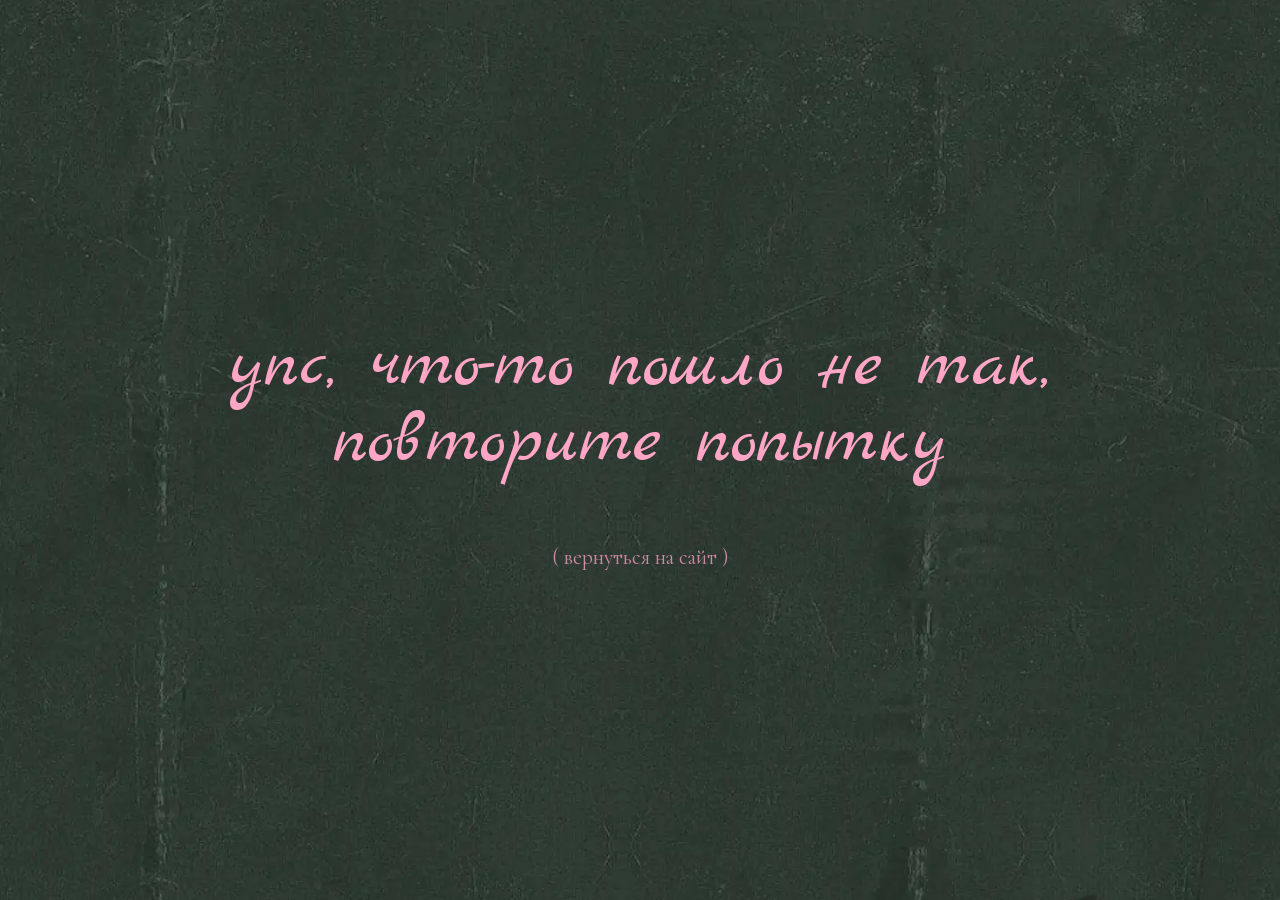
<file: oshibka.html>
<!doctype html>
<html lang="ru">
<head>
<meta charset="utf-8">
<meta name="viewport" content="width=device-width, initial-scale=1">
<!-- seo -->
<title>Что-то пошло не так | Дарья Агеенко</title>
<meta name="robots" content="noindex">
<!-- /seo -->
<meta name="theme-color" content="#2e3a32">
<link rel="icon" href="favicon.svg" type="image/svg+xml">
<link rel="icon" href="favicon-32.png" sizes="32x32" type="image/png">
<link rel="apple-touch-icon" href="apple-touch-icon.png">
<link rel="stylesheet" href="css/style.css">
</head>
<body>
<main class="note note--err">
  <h1 class="note__h">упс, что-то пошло не так,<br>повторите попытку</h1>
  <a class="note__back" href="rasa-reset.html">( вернуться на сайт )</a>
</main>
</body>
</html>
</file>
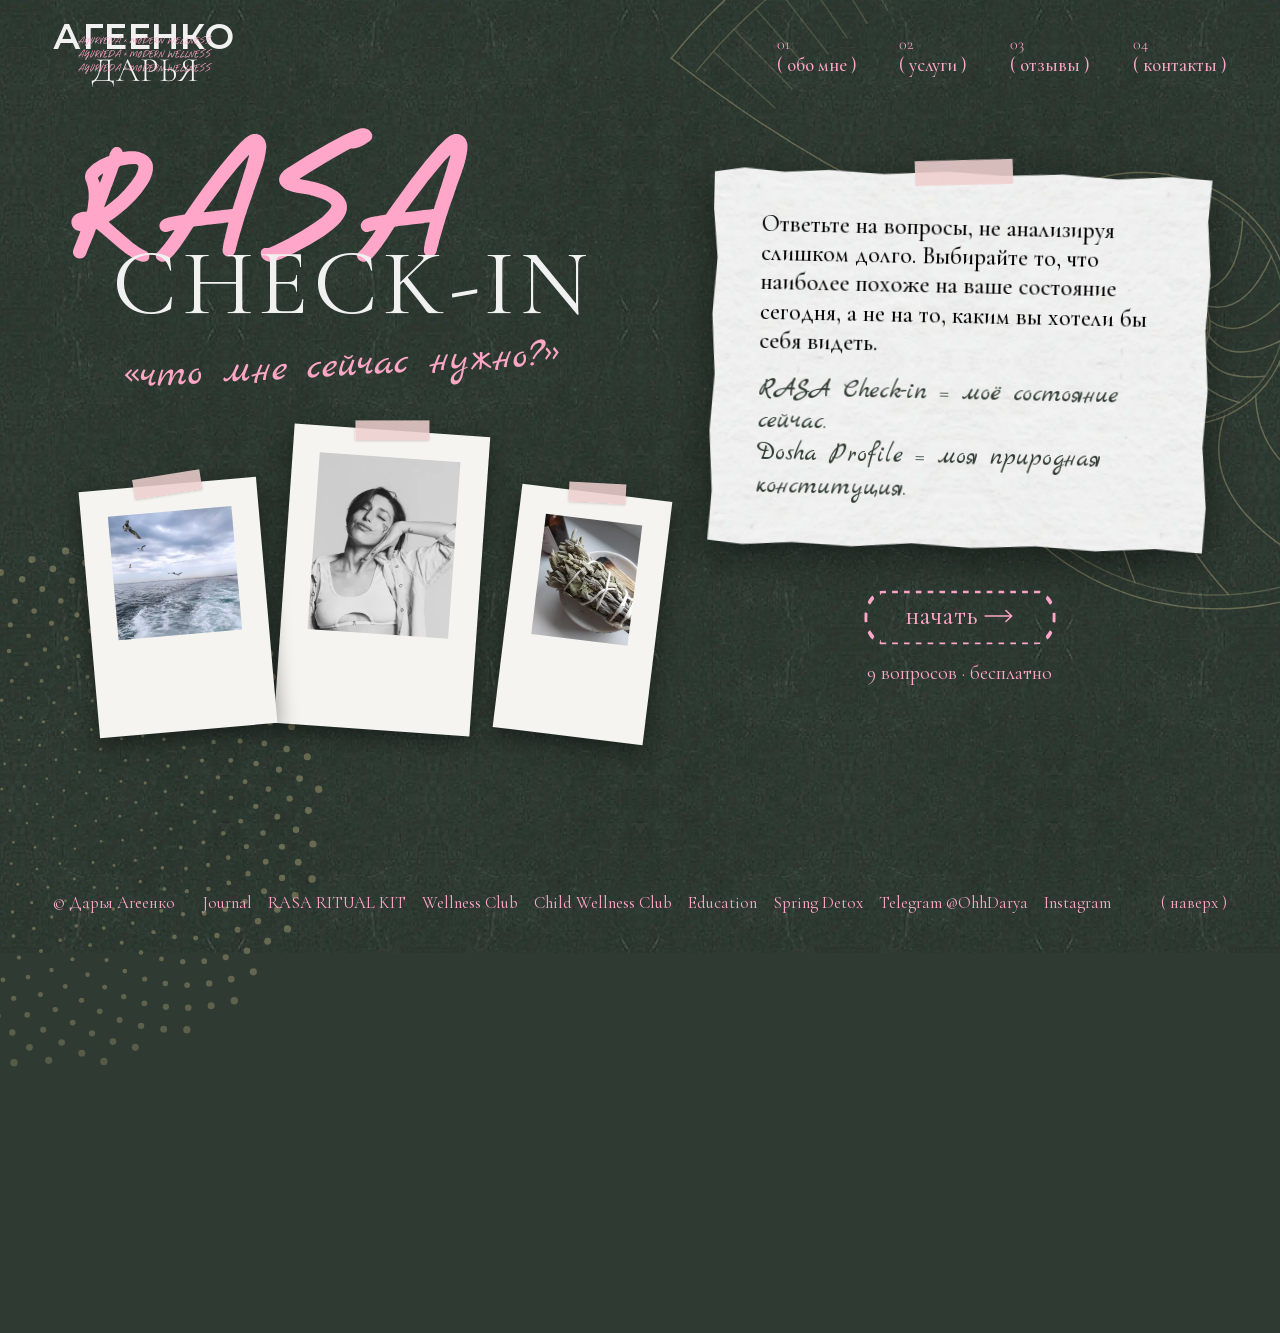
<file: rasa-check-in.html>
<!doctype html>
<html lang="ru" class="tp">
<head>
<meta charset="utf-8">
<meta name="viewport" content="width=device-width, initial-scale=1">
<!-- seo -->
<title>RASA CHECK-IN: что мне сейчас нужно? | Дарья Агеенко</title>
<meta name="description" content="RASA CHECK-IN: бесплатный мини-тест Дарьи Агеенко. 9 вопросов о вашем состоянии сегодня и ваш первый шаг: Slow Down, Release, Restore или Reconnect.">
<meta name="robots" content="index, follow, max-image-preview:large">
<link rel="canonical" href="https://ohhwellness.com/rasa-check-in.html">
<meta property="og:type" content="website">
<meta property="og:site_name" content="Дарья Агеенко">
<meta property="og:locale" content="ru_RU">
<meta property="og:title" content="RASA CHECK-IN: что мне сейчас нужно?">
<meta property="og:description" content="Бесплатный мини-тест Дарьи Агеенко: 9 вопросов о вашем состоянии сегодня.">
<meta property="og:url" content="https://ohhwellness.com/rasa-check-in.html">
<meta property="og:image" content="https://ohhwellness.com/img/og-daria-ageenko.jpg">
<meta property="og:image:width" content="1200">
<meta property="og:image:height" content="630">
<meta property="og:image:alt" content="Дарья Агеенко: Ayurveda × Modern Wellness">
<meta name="twitter:card" content="summary_large_image">
<meta name="twitter:title" content="RASA CHECK-IN: что мне сейчас нужно?">
<meta name="twitter:description" content="Бесплатный мини-тест Дарьи Агеенко: 9 вопросов о вашем состоянии сегодня.">
<meta name="twitter:image" content="https://ohhwellness.com/img/og-daria-ageenko.jpg">
<meta name="twitter:image:alt" content="Дарья Агеенко: Ayurveda × Modern Wellness">
<script type="application/ld+json" data-seo>{"@context":"https://schema.org","@graph":[{"@type":"WebSite","@id":"https://ohhwellness.com/#website","url":"https://ohhwellness.com/","name":"Дарья Агеенко","alternateName":["Ohh Wellness","Daria Ageenko"],"inLanguage":"ru","publisher":{"@id":"https://ohhwellness.com/#person"}},{"@type":"Person","@id":"https://ohhwellness.com/#person","name":"Дарья Агеенко","givenName":"Дарья","familyName":"Агеенко","alternateName":["Daria Ageenko","Darya Ageenko","Агеенко Дарья"],"url":"https://ohhwellness.com/","image":{"@type":"ImageObject","@id":"https://ohhwellness.com/#person-image","url":"https://ohhwellness.com/img/daria-ageenko.jpg","width":1200,"height":1200,"caption":"Дарья Агеенко"},"jobTitle":"Консультирующий специалист по Ayurveda","description":"Более 10 лет работы с телом, здоровьем и естественной красотой. Медицинское образование и практика в педиатрии и детской хирургии. Холистическая косметология, телесные практики и массаж, embodiment-подход, аюрведические техники восстановления.","knowsAbout":["Аюрведа","Ayurveda","Расаяна","Доши","Холистическая косметология","Телесные практики","Массаж","Embodiment","Wellness"],"telephone":"+37379447325","sameAs":["https://www.instagram.com/wellness_daria/","https://t.me/OhhDarya"],"brand":{"@type":"Brand","name":"RASA"}},{"@type":"WebPage","@id":"https://ohhwellness.com/rasa-check-in.html#webpage","url":"https://ohhwellness.com/rasa-check-in.html","name":"RASA CHECK-IN: что мне сейчас нужно? | Дарья Агеенко","description":"RASA CHECK-IN: бесплатный мини-тест Дарьи Агеенко. 9 вопросов о вашем состоянии сегодня и ваш первый шаг: Slow Down, Release, Restore или Reconnect.","inLanguage":"ru","isPartOf":{"@id":"https://ohhwellness.com/#website"},"primaryImageOfPage":{"@type":"ImageObject","url":"https://ohhwellness.com/img/og-daria-ageenko.jpg"},"about":{"@id":"https://ohhwellness.com/#person"},"author":{"@id":"https://ohhwellness.com/#person"},"breadcrumb":{"@id":"https://ohhwellness.com/rasa-check-in.html#breadcrumb"}},{"@type":"BreadcrumbList","@id":"https://ohhwellness.com/rasa-check-in.html#breadcrumb","itemListElement":[{"@type":"ListItem","position":1,"name":"Дарья Агеенко","item":"https://ohhwellness.com/"},{"@type":"ListItem","position":2,"name":"RASA CHECK-IN","item":"https://ohhwellness.com/rasa-check-in.html"}]}]}</script>
<!-- /seo -->
<meta name="theme-color" content="#2e3a32">
<link rel="icon" href="favicon.svg" type="image/svg+xml">
<link rel="icon" href="favicon-32.png" sizes="32x32" type="image/png">
<link rel="apple-touch-icon" href="apple-touch-icon.png">
<link rel="preconnect" href="https://vasylian-admin.vasilyanaptyp.workers.dev" crossorigin>
<link rel="preload" href="img/t/shell-nautilus.svg" as="image" fetchpriority="high">
<link rel="preload" href="fonts/montserrat-600.woff2" as="font" type="font/woff2" crossorigin>
<link rel="preload" href="fonts/cormorant-300.woff2" as="font" type="font/woff2" crossorigin>
<link rel="preload" href="fonts/cormorant-garamond-400.woff2" as="font" type="font/woff2" crossorigin>
<link rel="preload" href="fonts/cormorant-garamond-500.woff2" as="font" type="font/woff2" crossorigin>
<link rel="stylesheet" href="css/style.css">
<link rel="stylesheet" href="css/tests.css">
<link rel="stylesheet" href="css/extra.css">
<script>document.documentElement.classList.add('js')</script>
</head>
<body>
<div class="tbg" aria-hidden="true"></div>

<header class="thead" id="top">
  <a class="tlogo lockup" href="./" aria-label="Агеенко Дарья: на главную">
    <span class="lockup__h"><span class="lockup__sur">АГЕЕНКО</span> <span class="lockup__name">ДАРЬЯ</span></span>
    <span class="lockup__tag" aria-hidden="true">
      <img src="img/script.svg" width="602" height="48" alt="">
      <img src="img/script.svg" width="602" height="48" alt="">
      <img src="img/script.svg" width="602" height="48" alt="">
    </span>
  </a>
  <button class="burger" type="button" aria-expanded="false" aria-controls="menu"><span class="burger__open">( меню )</span><span class="burger__close">( закрыть )</span></button>
  <nav class="menu" id="menu" aria-label="Разделы">
    <a class="menu__i" href="./#about"><span class="menu__n">01</span><span class="menu__l">( обо мне )</span></a>
    <a class="menu__i" href="./#services"><span class="menu__n">02</span><span class="menu__l">( услуги )</span></a>
    <a class="menu__i" href="rasa-reset.html#otzyvy"><span class="menu__n">03</span><span class="menu__l">( отзывы )</span></a>
    <a class="menu__i" href="./#contacts"><span class="menu__n">04</span><span class="menu__l">( контакты )</span></a>
  </nav>
</header>

<main class="quiz quiz--checkin" data-quiz="checkin">

  <!-- вступление -->
  <section class="scr tintro tintro--ci" data-screen="intro" aria-labelledby="c-h">
    <div class="tintro__l">
      <h1 class="cttl" id="c-h" aria-label="RASA CHECK-IN">
        <img class="cttl__rasa" src="img/t/t_rasa_word.svg" width="395" height="132" alt="RASA" aria-hidden="true">
        <span class="cttl__ci" aria-hidden="true">CHECK-IN</span>
      </h1>
      <p class="cttl__q">«что мне сейчас нужно?»</p>
      <figure class="pol pol--calm">
        <img src="img/t/p_calm.webp" srcset="img/t/p_calm.webp 1x, img/t/p_calm@2x.webp 2x" width="360" height="450" alt="Дарья Агеенко с закрытыми глазами, чёрно-белый портрет" decoding="async">
      </figure>
      <figure class="pol pol--sea">
        <img src="img/t/p_sea.webp" srcset="img/t/p_sea.webp 1x, img/t/p_sea@2x.webp 2x" width="360" height="360" alt="Море и чайки за кормой" loading="lazy" decoding="async">
      </figure>
      <figure class="pol pol--sage">
        <img src="img/t/p_sage.webp" srcset="img/t/p_sage.webp 1x, img/t/p_sage@2x.webp 2x" width="360" height="450" alt="Пучок шалфея на тарелке" loading="lazy" decoding="async">
      </figure>
    </div>

    <div class="tintro__go">
      <button class="pill pill--cta pill--start" type="button" data-start>начать&nbsp;<span class="arr" aria-hidden="true"></span></button>
      <p class="tintro__meta">9 вопросов · бесплатно</p>
      <noscript><p class="tintro__meta">Тест работает только с включённым JavaScript.</p></noscript>
    </div>

    <div class="tcard">
      <p>Ответьте на вопросы, не анализируя слишком долго. Выбирайте то, что наиболее похоже на ваше состояние сегодня, а не на то, каким вы хотели бы себя видеть.</p>
      <p class="tcard__eq"><span>RASA Check-in <i>=</i> моё состояние сейчас.</span> <span>Dosha Profile <i>=</i> моя природная конституция.</span></p>
    </div>
  </section>

  <!-- вопросы -->
  <section class="scr tq" data-screen="quiz" hidden aria-label="Вопросы мини-теста">
    <div class="paper">
      <div class="q">
        <div class="q__top">
          <button class="q__back" type="button" data-back>( назад )</button>
          <p class="q__prog" aria-live="polite"><span class="vh">Вопрос </span><span data-cur>01</span> / <span data-total>09</span></p>
        </div>
        <div class="q__bar" aria-hidden="true"><i data-bar></i></div>
        <h2 class="q__h" data-qh tabindex="-1"></h2>
        <div class="q__list" data-list></div>
      </div>
    </div>
  </section>

  <!-- результат -->
  <section class="scr tres tres--ci" data-screen="result" hidden aria-label="Результат мини-теста">
    <div class="cres" data-slot="card"></div>
    <div class="paper paper--rec">
      <div class="cres__body" data-slot="rec"></div>
    </div>

    <div class="cnext">
      <p class="cnext__t">А теперь посмотрим, каким способом именно ваше тело восстанавливается лучше всего.</p>
      <a class="pill pill--cta" href="test.html">Пройти большой тест на дошу&nbsp;<span class="arr" aria-hidden="true"></span></a>
    </div>

    <div class="cask">
      <p class="cask__h">Your RASA is asking for <b data-slot="ask"></b>.</p>
      <p>Возможно, вам сейчас не нужен ещё один список правил.</p>
      <p>Вам нужно несколько дней, чтобы замедлиться, восстановить ритм и снова почувствовать своё тело.</p>
      <p>Именно для этого создан RASA RESET.</p>
      <p class="cask__trio">7 days · 7 rituals · 1 return to yourself</p>
      <a class="pill pill--cta" href="https://t.me/OhhDarya" target="_blank" rel="noopener" data-c-href="join">Вступить&nbsp;<span class="arr" aria-hidden="true"></span></a>
    </div>

    <div class="tend tend--ci">
      <p class="tend__links">
        <button class="tlink" type="button" data-restart>( пройти заново )</button>
        <a class="tlink" href="rasa-reset.html#program">( программа RASA RESET )</a>
      </p>
    </div>
  </section>

</main>

<footer class="foot tfoot">
  <p>© Дарья Агеенко</p>
  <nav class="foot__nav" aria-label="Разделы сайта">
    <a href="journal.html">Journal</a>
    <a href="box.html">RASA RITUAL KIT</a>
    <a href="club.html">Wellness Club</a>
    <a href="kids-club.html">Child Wellness Club</a>
    <a href="education.html">Education</a>
    <a href="detox.html">Spring Detox</a>
    <a href="https://t.me/OhhDarya" target="_blank" rel="noopener" aria-label="Telegram Дарьи: @OhhDarya" data-c-href="tg" data-c-aria="Telegram Дарьи: @{tg}" data-c-text="Telegram @{tg}">Telegram @OhhDarya</a>
    <a href="https://www.instagram.com/wellness_daria/" target="_blank" rel="noopener" data-c-href="ig">Instagram</a>
  </nav>
  <a href="#top">( наверх )</a>
</footer>

<script src="js/main.js" defer></script>
<script src="js/cms-site.js" defer></script>
<script src="js/tests.js" defer></script>
<script src="assets/js/cms.js" data-cms-api="https://vasylian-admin.vasilyanaptyp.workers.dev" data-cms-site="ageenko" defer></script>
</body>
</html>
</file>
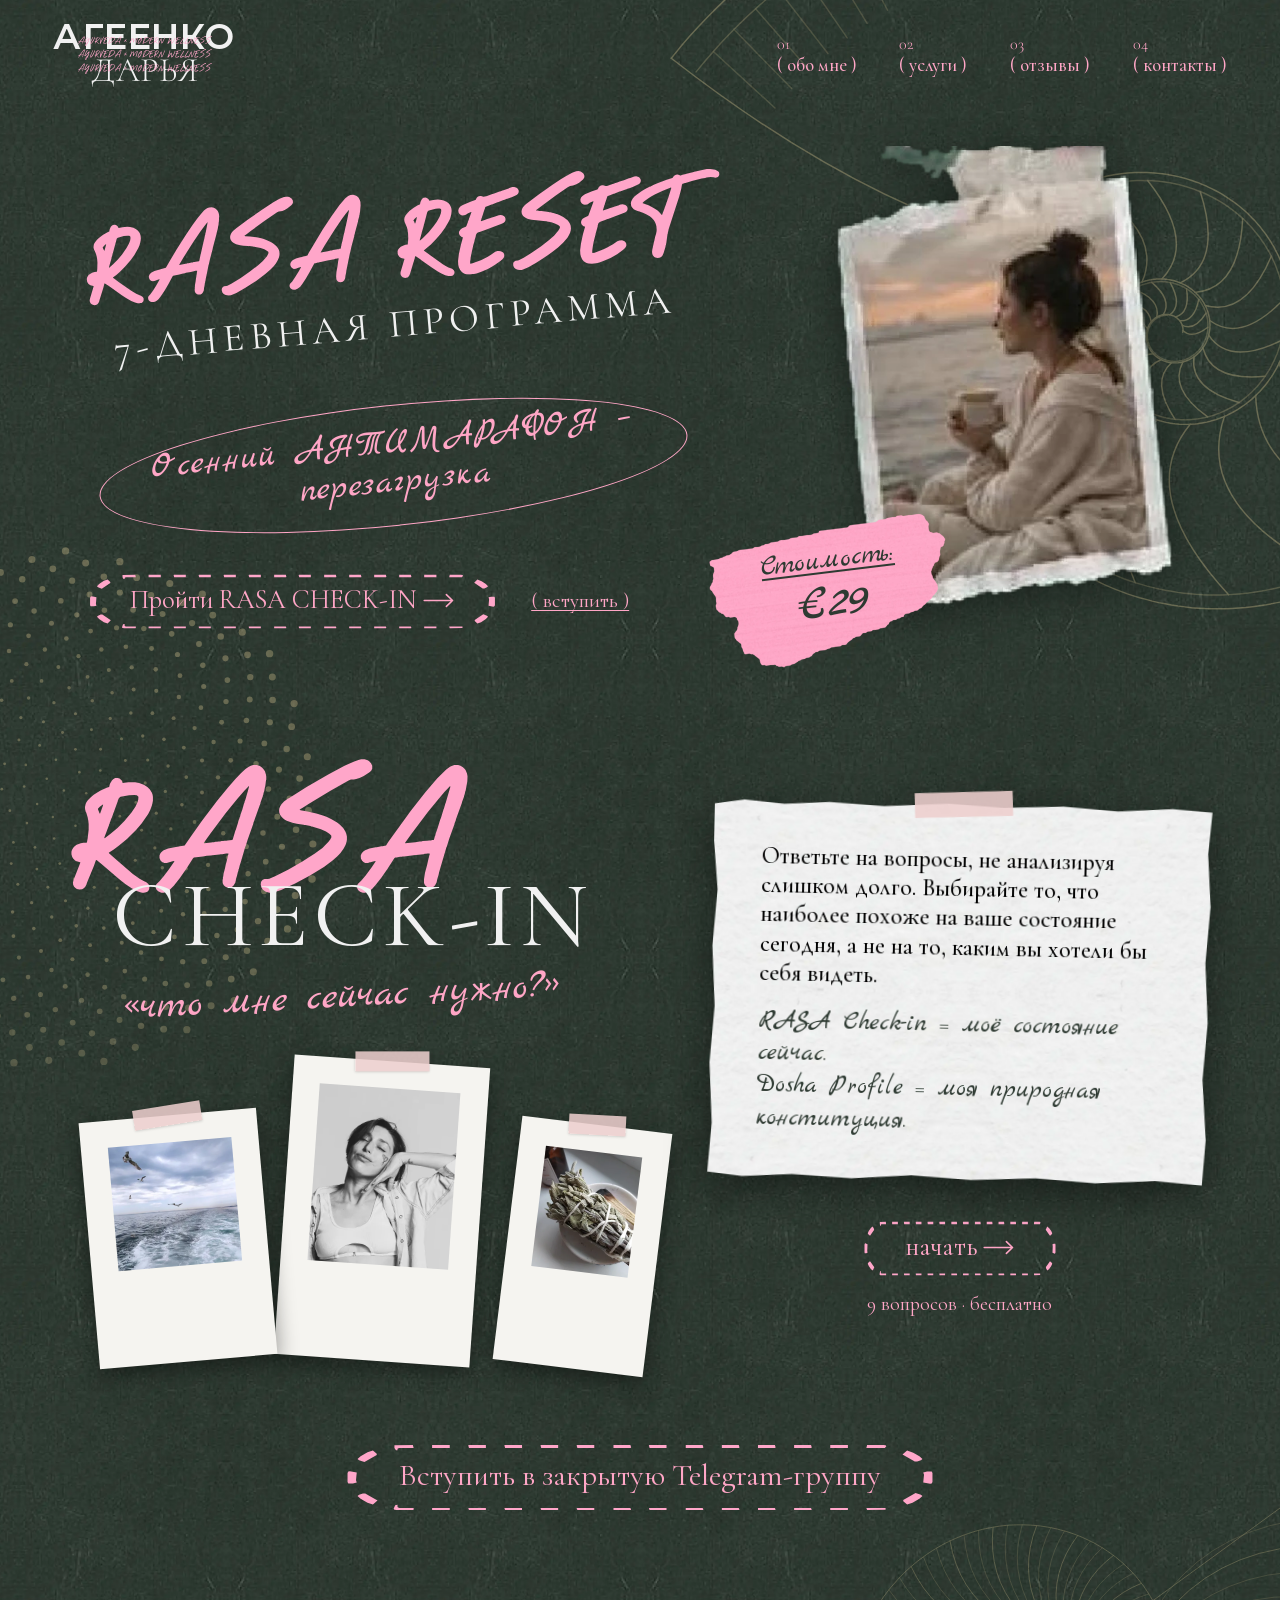
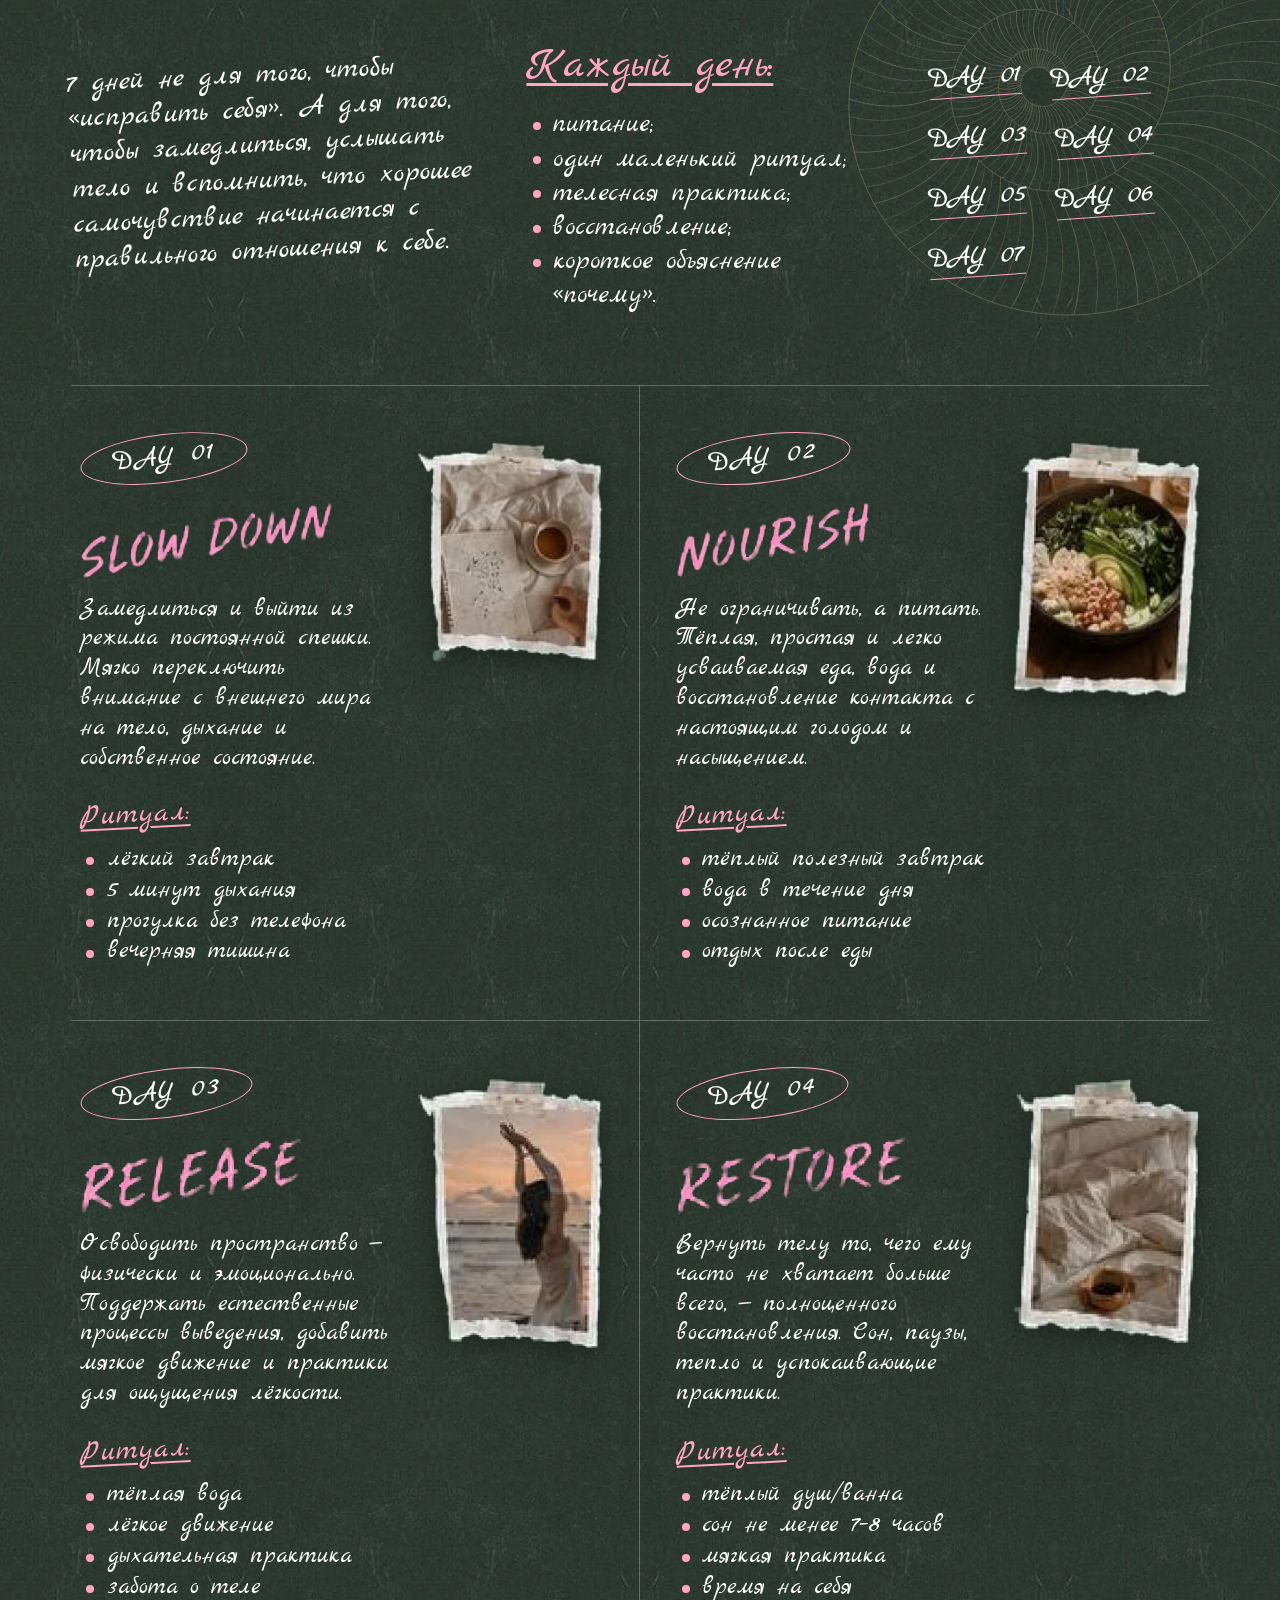
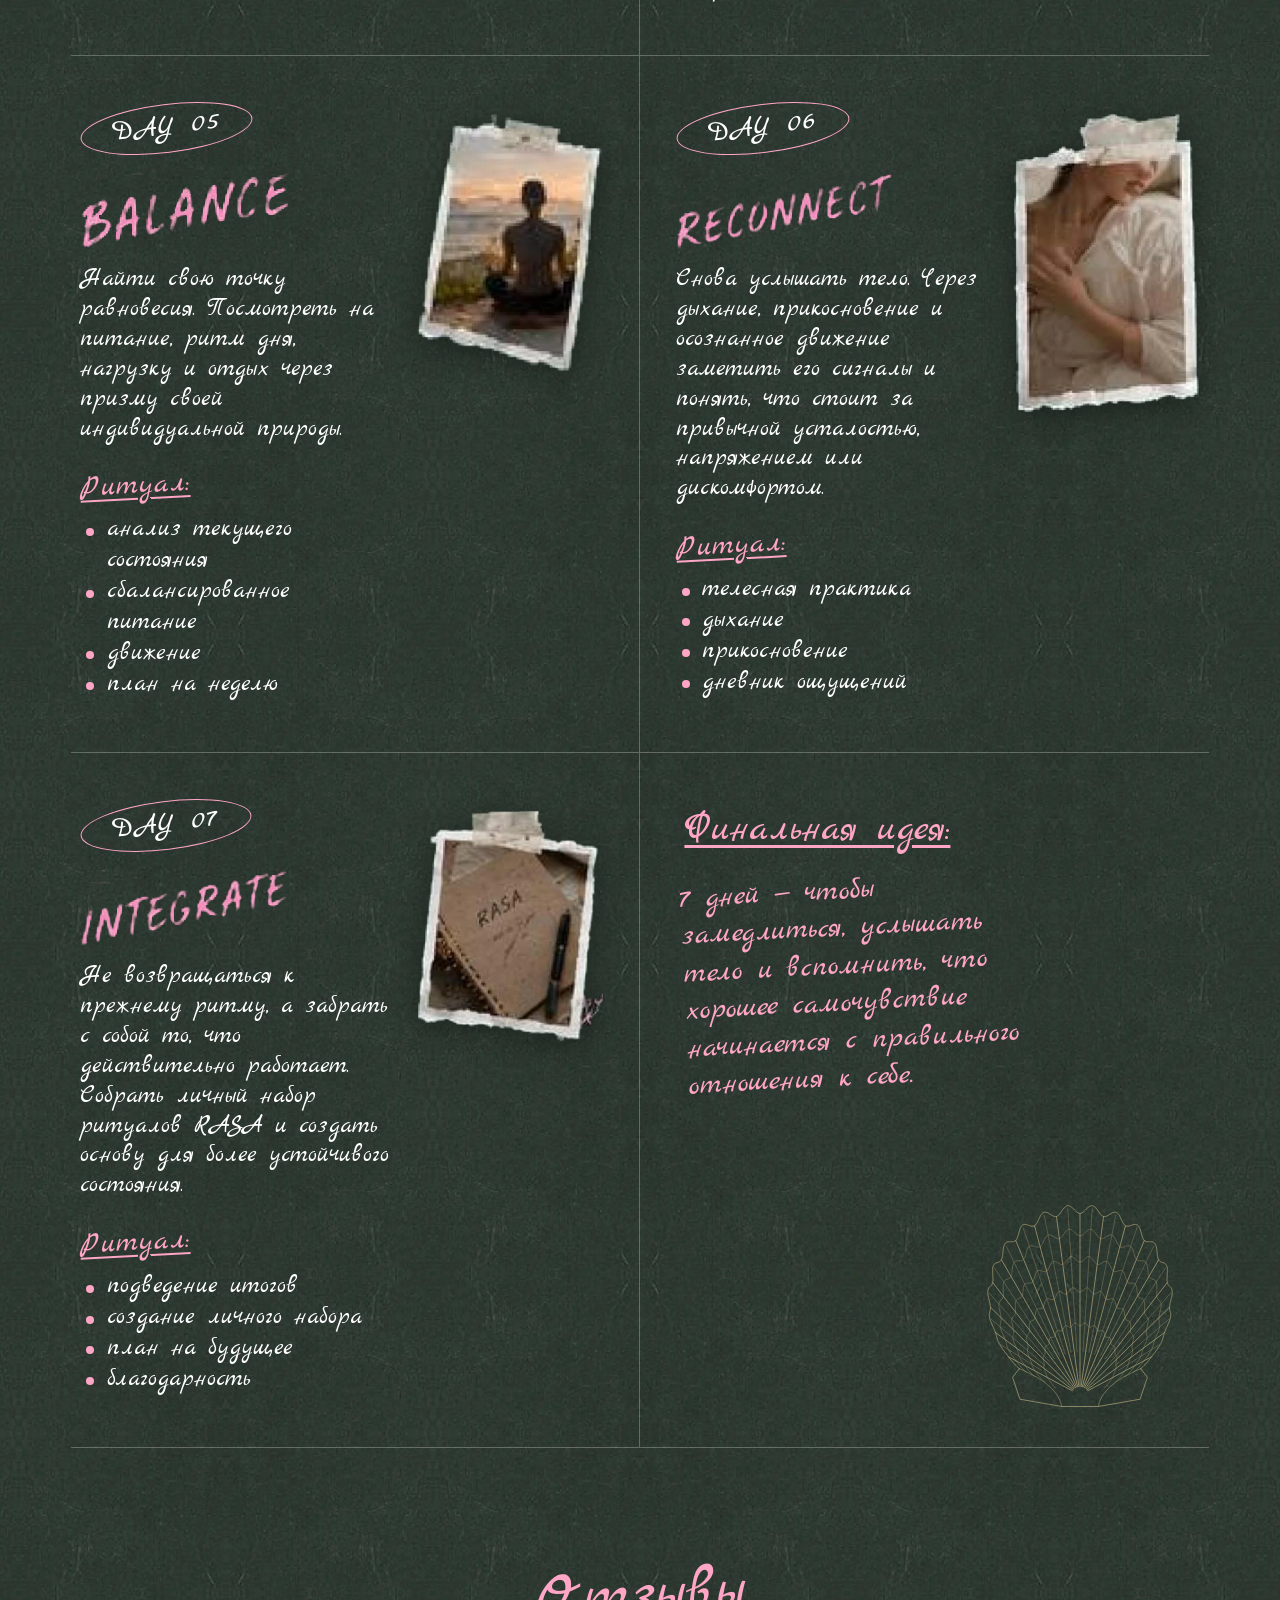
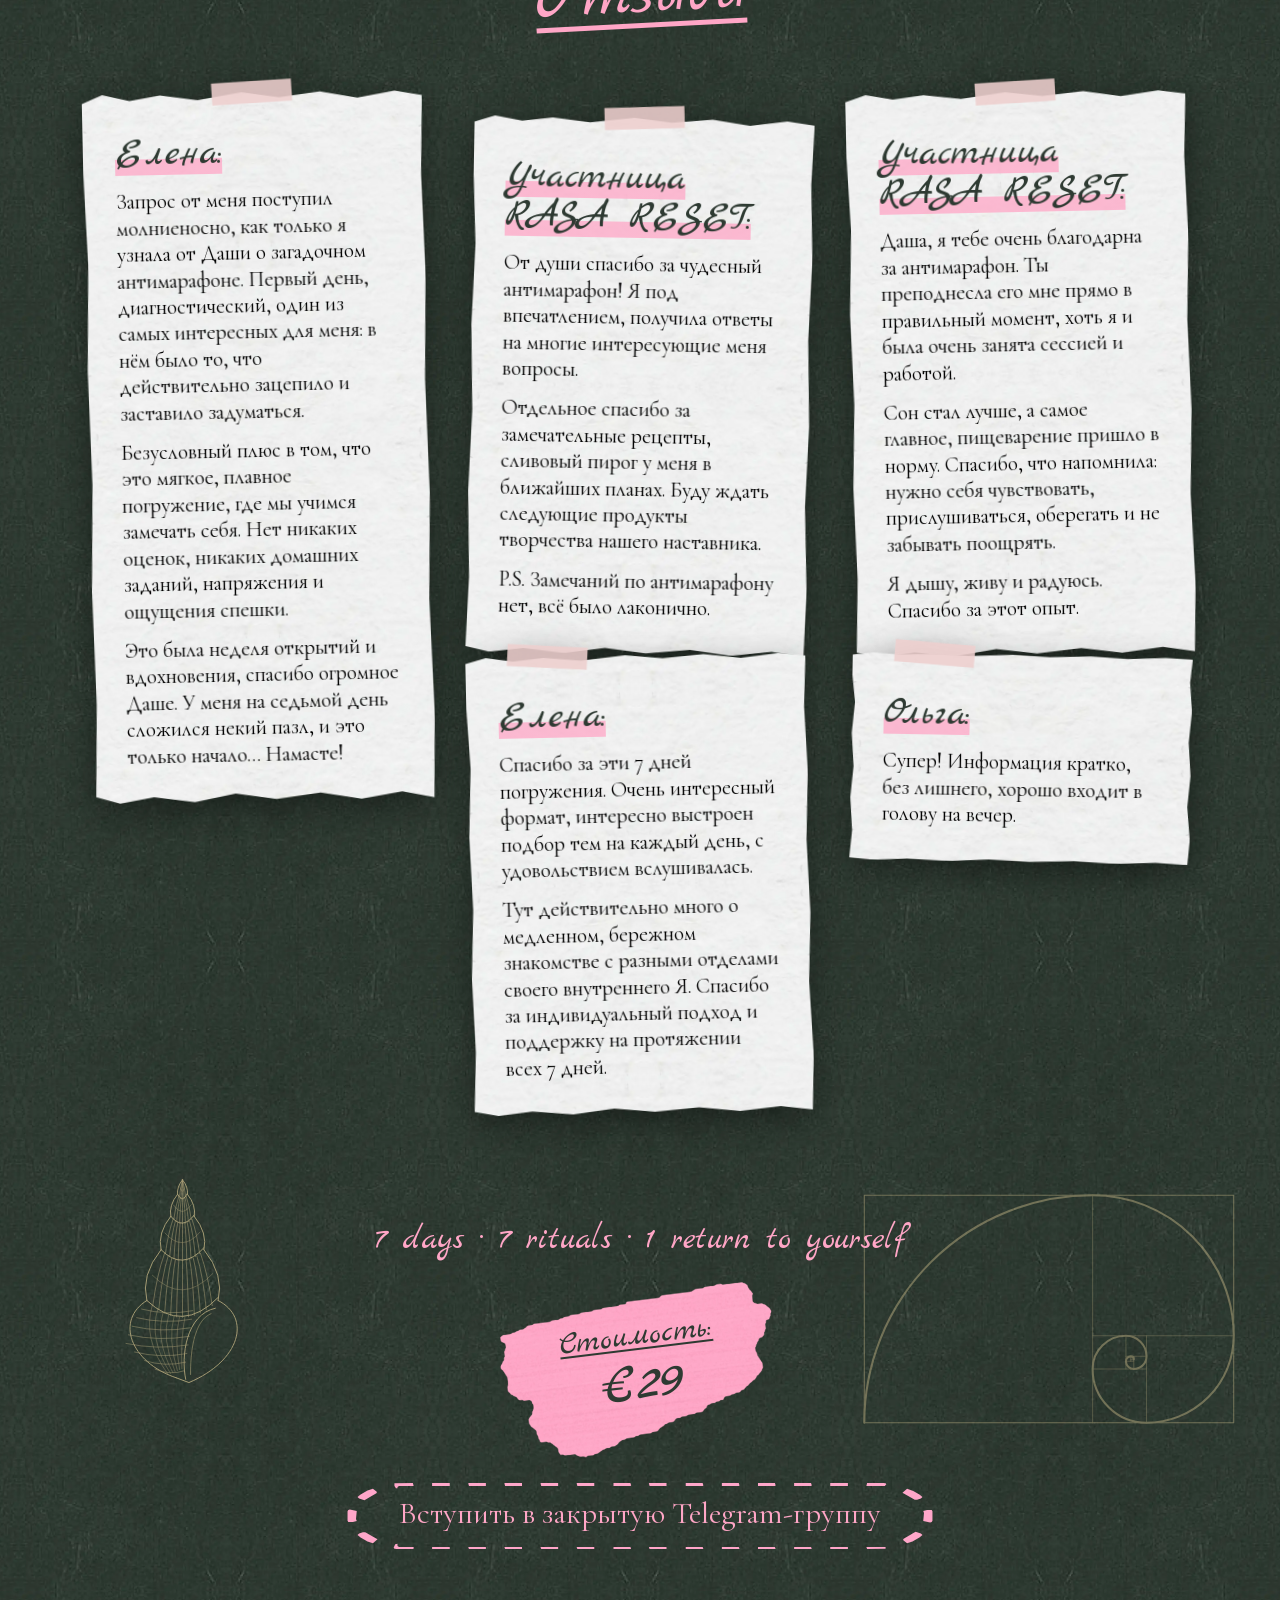
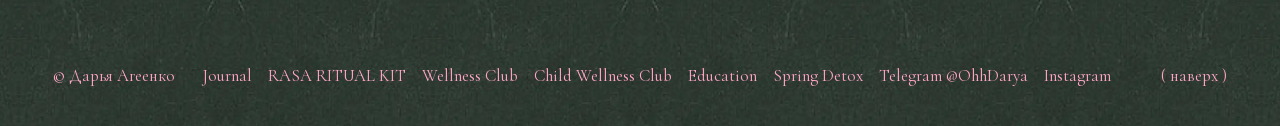
<file: rasa-reset.html>
<!doctype html>
<html lang="ru" class="tp">
<head>
<meta charset="utf-8">
<meta name="viewport" content="width=device-width, initial-scale=1">
<!-- seo -->
<title>RASA RESET: 7-дневная программа | Дарья Агеенко</title>
<meta name="description" content="RASA RESET: осенний 7-дневный антимарафон-перезагрузка Дарьи Агеенко. Каждый день питание, один маленький ритуал, телесная практика и восстановление.">
<meta name="robots" content="index, follow, max-image-preview:large">
<link rel="canonical" href="https://ohhwellness.com/rasa-reset.html">
<meta property="og:type" content="website">
<meta property="og:site_name" content="Дарья Агеенко">
<meta property="og:locale" content="ru_RU">
<meta property="og:title" content="RASA RESET: 7-дневная программа">
<meta property="og:description" content="Осенний антимарафон-перезагрузка Дарьи Агеенко. 7 days · 7 rituals · 1 return to yourself.">
<meta property="og:url" content="https://ohhwellness.com/rasa-reset.html">
<meta property="og:image" content="https://ohhwellness.com/img/og/og-rasa-reset.jpg">
<meta property="og:image:width" content="1200">
<meta property="og:image:height" content="630">
<meta property="og:image:alt" content="RASA RESET: обложка программы Дарьи Агеенко">
<meta name="twitter:card" content="summary_large_image">
<meta name="twitter:title" content="RASA RESET: 7-дневная программа">
<meta name="twitter:description" content="Осенний антимарафон-перезагрузка Дарьи Агеенко. 7 days · 7 rituals · 1 return to yourself.">
<meta name="twitter:image" content="https://ohhwellness.com/img/og/og-rasa-reset.jpg">
<meta name="twitter:image:alt" content="RASA RESET: обложка программы Дарьи Агеенко">
<script type="application/ld+json" data-seo>{"@context":"https://schema.org","@graph":[{"@type":"WebSite","@id":"https://ohhwellness.com/#website","url":"https://ohhwellness.com/","name":"Дарья Агеенко","alternateName":["Ohh Wellness","Daria Ageenko"],"inLanguage":"ru","publisher":{"@id":"https://ohhwellness.com/#person"}},{"@type":"Person","@id":"https://ohhwellness.com/#person","name":"Дарья Агеенко","givenName":"Дарья","familyName":"Агеенко","alternateName":["Daria Ageenko","Darya Ageenko","Агеенко Дарья"],"url":"https://ohhwellness.com/","image":{"@type":"ImageObject","@id":"https://ohhwellness.com/#person-image","url":"https://ohhwellness.com/img/daria-ageenko.jpg","width":1200,"height":1200,"caption":"Дарья Агеенко"},"jobTitle":"Консультирующий специалист по Ayurveda","description":"Более 10 лет работы с телом, здоровьем и естественной красотой. Медицинское образование и практика в педиатрии и детской хирургии. Холистическая косметология, телесные практики и массаж, embodiment-подход, аюрведические техники восстановления.","knowsAbout":["Аюрведа","Ayurveda","Расаяна","Доши","Холистическая косметология","Телесные практики","Массаж","Embodiment","Wellness"],"telephone":"+37379447325","sameAs":["https://www.instagram.com/wellness_daria/","https://t.me/OhhDarya"],"brand":{"@type":"Brand","name":"RASA"}},{"@type":"WebPage","@id":"https://ohhwellness.com/rasa-reset.html#webpage","url":"https://ohhwellness.com/rasa-reset.html","name":"RASA RESET: 7-дневная программа | Дарья Агеенко","description":"RASA RESET: осенний 7-дневный антимарафон-перезагрузка Дарьи Агеенко. Каждый день питание, один маленький ритуал, телесная практика и восстановление.","inLanguage":"ru","isPartOf":{"@id":"https://ohhwellness.com/#website"},"primaryImageOfPage":{"@type":"ImageObject","url":"https://ohhwellness.com/img/og/og-rasa-reset.jpg"},"about":{"@id":"https://ohhwellness.com/#person"},"author":{"@id":"https://ohhwellness.com/#person"},"breadcrumb":{"@id":"https://ohhwellness.com/rasa-reset.html#breadcrumb"},"mainEntity":{"@id":"https://ohhwellness.com/rasa-reset.html#service"}},{"@type":"BreadcrumbList","@id":"https://ohhwellness.com/rasa-reset.html#breadcrumb","itemListElement":[{"@type":"ListItem","position":1,"name":"Дарья Агеенко","item":"https://ohhwellness.com/"},{"@type":"ListItem","position":2,"name":"RASA RESET","item":"https://ohhwellness.com/rasa-reset.html"}]},{"@type":"Service","@id":"https://ohhwellness.com/rasa-reset.html#service","name":"RASA RESET","serviceType":"7-дневная программа","description":"RASA RESET: осенний 7-дневный антимарафон-перезагрузка Дарьи Агеенко. Каждый день питание, один маленький ритуал, телесная практика и восстановление.","provider":{"@id":"https://ohhwellness.com/#person"},"url":"https://ohhwellness.com/rasa-reset.html","image":"https://ohhwellness.com/img/og/og-rasa-reset.jpg"}]}</script>
<!-- /seo -->
<meta name="theme-color" content="#2e3a32">
<link rel="icon" href="favicon.svg" type="image/svg+xml">
<link rel="icon" href="favicon-32.png" sizes="32x32" type="image/png">
<link rel="apple-touch-icon" href="apple-touch-icon.png">
<link rel="preconnect" href="https://vasylian-admin.vasilyanaptyp.workers.dev" crossorigin>
<link rel="preload" href="img/t/shell-nautilus.svg" as="image" fetchpriority="high">
<link rel="preload" href="fonts/montserrat-600.woff2" as="font" type="font/woff2" crossorigin>
<link rel="preload" href="fonts/cormorant-300.woff2" as="font" type="font/woff2" crossorigin>
<link rel="preload" href="fonts/cormorant-garamond-400.woff2" as="font" type="font/woff2" crossorigin>
<link rel="preload" href="fonts/cormorant-garamond-500.woff2" as="font" type="font/woff2" crossorigin>
<link rel="stylesheet" href="css/style.css">
<link rel="stylesheet" href="css/tests.css">
<link rel="stylesheet" href="css/extra.css">
<script>document.documentElement.classList.add('js')</script>
</head>
<body>
<div class="tbg" aria-hidden="true"></div>

<header class="thead" id="top">
  <a class="tlogo lockup" href="./" aria-label="Агеенко Дарья: на главную">
    <span class="lockup__h"><span class="lockup__sur">АГЕЕНКО</span> <span class="lockup__name">ДАРЬЯ</span></span>
    <span class="lockup__tag" aria-hidden="true">
      <img src="img/script.svg" width="602" height="48" alt="">
      <img src="img/script.svg" width="602" height="48" alt="">
      <img src="img/script.svg" width="602" height="48" alt="">
    </span>
  </a>
  <button class="burger" type="button" aria-expanded="false" aria-controls="menu"><span class="burger__open">( меню )</span><span class="burger__close">( закрыть )</span></button>
  <nav class="menu" id="menu" aria-label="Разделы">
    <a class="menu__i" href="./#about"><span class="menu__n">01</span><span class="menu__l">( обо мне )</span></a>
    <a class="menu__i" href="./#services"><span class="menu__n">02</span><span class="menu__l">( услуги )</span></a>
    <a class="menu__i" href="#otzyvy"><span class="menu__n">03</span><span class="menu__l">( отзывы )</span></a>
    <a class="menu__i" href="./#contacts"><span class="menu__n">04</span><span class="menu__l">( контакты )</span></a>
  </nav>
</header>

<main class="rs">

  <!-- заголовок программы -->
  <section class="rs-hero" aria-labelledby="rs-h">
    <div class="rs-hero__l">
      <h1 class="rs-title" id="rs-h"><img src="img/t/t_rasa.svg" width="896" height="132" alt="RASA RESET"></h1>
      <p class="rs-kick" data-cms="reset.kick" data-c-fitw="parent">7-дневная программа</p>
      <p class="rs-oval" data-c="reset.oval" data-c-as="ln1" data-c-fitw="parent"><span>Осенний АНТИМАРАФОН&nbsp;–</span> <span>перезагрузка</span></p>
      <div class="rs-hero__go">
        <a class="pill pill--cta" href="#check-in">Пройти RASA CHECK-IN&nbsp;<span class="arr" aria-hidden="true"></span></a>
        <a class="tlink" href="#join">( вступить )</a>
      </div>
    </div>
    <div class="rs-hero__r">
      <img class="rs-photo" src="img/t/rr_p0.webp" width="422" height="584" alt="Девушка с чашкой у моря на рассвете" decoding="async" data-c-ph="reset.photo" data-c-phas="sheet" data-c-box="49.2 53.5 86.3 1.31 -7.5" data-c-orig="assets/orig/rr_p0.webp">
      <p class="blot"><span class="blot__l">Стоимость:</span> <span class="blot__v" data-cms="reset.price" data-c-fitw="parent" data-c-fitk="0.82">€29</span></p>
    </div>
  </section>

  <!-- мини-тест RASA CHECK-IN -->
  <section class="rs-check quiz quiz--checkin" id="check-in" data-quiz="checkin" data-embed aria-label="Мини-тест RASA CHECK-IN">

    <div class="scr tintro tintro--ci" data-screen="intro">
      <div class="tintro__l">
        <h2 class="cttl" aria-label="RASA CHECK-IN">
          <img class="cttl__rasa" src="img/t/t_rasa_word.svg" width="395" height="132" alt="" aria-hidden="true" loading="lazy">
          <span class="cttl__ci" aria-hidden="true">CHECK-IN</span>
        </h2>
        <p class="cttl__q">«что мне сейчас нужно?»</p>
        <figure class="pol pol--calm">
          <img src="img/t/p_calm.webp" srcset="img/t/p_calm.webp 1x, img/t/p_calm@2x.webp 2x" width="360" height="450" alt="Дарья Агеенко с закрытыми глазами, чёрно-белый портрет" loading="lazy" decoding="async">
        </figure>
        <figure class="pol pol--sea">
          <img src="img/t/p_sea.webp" srcset="img/t/p_sea.webp 1x, img/t/p_sea@2x.webp 2x" width="360" height="360" alt="Море и чайки за кормой" loading="lazy" decoding="async">
        </figure>
        <figure class="pol pol--sage">
          <img src="img/t/p_sage.webp" srcset="img/t/p_sage.webp 1x, img/t/p_sage@2x.webp 2x" width="360" height="450" alt="Пучок шалфея на тарелке" loading="lazy" decoding="async">
        </figure>
      </div>

      <div class="tintro__go">
        <button class="pill pill--cta pill--start" type="button" data-start>начать&nbsp;<span class="arr" aria-hidden="true"></span></button>
        <p class="tintro__meta">9 вопросов · бесплатно</p>
        <noscript><p class="tintro__meta">Тест работает только с включённым JavaScript.</p></noscript>
      </div>

      <div class="tcard">
        <p>Ответьте на вопросы, не анализируя слишком долго. Выбирайте то, что наиболее похоже на ваше состояние сегодня, а не на то, каким вы хотели бы себя видеть.</p>
        <p class="tcard__eq"><span>RASA Check-in <i>=</i> моё состояние сейчас.</span> <span>Dosha Profile <i>=</i> моя природная конституция.</span></p>
      </div>
    </div>

    <div class="scr tq" data-screen="quiz" hidden>
      <div class="paper">
        <div class="q">
          <div class="q__top">
            <button class="q__back" type="button" data-back>( назад )</button>
            <p class="q__prog" aria-live="polite"><span class="vh">Вопрос </span><span data-cur>01</span> / <span data-total>09</span></p>
          </div>
          <div class="q__bar" aria-hidden="true"><i data-bar></i></div>
          <h3 class="q__h" data-qh tabindex="-1"></h3>
          <div class="q__list" data-list></div>
        </div>
      </div>
    </div>

    <div class="scr tres tres--ci" data-screen="result" hidden>
      <div class="cres" data-slot="card"></div>
      <div class="paper paper--rec">
        <div class="cres__body" data-slot="rec"></div>
      </div>
      <div class="cnext">
        <p class="cnext__t">А теперь посмотрим, каким способом именно ваше тело восстанавливается лучше всего.</p>
        <a class="pill pill--cta" href="test.html">Пройти большой тест на дошу&nbsp;<span class="arr" aria-hidden="true"></span></a>
      </div>
      <div class="cask">
        <p class="cask__h">Your RASA is asking for <b data-slot="ask"></b>.</p>
        <p>Возможно, вам сейчас не нужен ещё один список правил.</p>
        <p>Вам нужно несколько дней, чтобы замедлиться, восстановить ритм и снова почувствовать своё тело.</p>
        <p>Именно для этого создан RASA RESET.</p>
        <p class="cask__trio">7 days · 7 rituals · 1 return to yourself</p>
        <a class="pill pill--cta" href="https://t.me/OhhDarya" target="_blank" rel="noopener" data-c-href="join">Вступить&nbsp;<span class="arr" aria-hidden="true"></span></a>
      </div>
      <div class="tend tend--ci">
        <p class="tend__links">
          <button class="tlink" type="button" data-restart>( пройти заново )</button>
          <a class="tlink" href="#program">( программа по дням )</a>
        </p>
      </div>
    </div>
  </section>

  <section class="rs-join1" aria-label="Вступить">
    <a class="pill pill--cta pill--big" href="https://t.me/OhhDarya" target="_blank" rel="noopener" data-c-href="join" data-cms="reset.join.label">Вступить в закрытую Telegram-группу</a>
  </section>

  <!-- программа по дням -->
  <section class="rs-prog" id="program" aria-labelledby="rs-prog-h">
    <img class="sgd sgd--ammonite" src="img/t/shell-ammonite.svg" width="400" height="330" alt="" aria-hidden="true" loading="lazy">
    <div class="rs-prog__top">
      <p class="rs-idea rv" data-cms="reset.idea">7 дней не для того, чтобы «исправить себя». А для того, чтобы замедлиться, услышать тело и вспомнить, что хорошее самочувствие начинается с правильного отношения к себе.</p>
      <div class="rs-daily rv" style="--d:.08s">
        <h2 class="rs-daily__h" id="rs-prog-h">Каждый день:</h2>
        <ul class="rs-list" data-c="reset.daily" data-c-as="items">
          <li>питание;</li>
          <li>один маленький ритуал;</li>
          <li>телесная практика;</li>
          <li>восстановление;</li>
          <li>короткое объяснение «почему».</li>
        </ul>
      </div>
      <nav class="rs-daynav rv" style="--d:.16s" aria-label="Дни программы">
        <a href="#day-1">DAY 01</a><a href="#day-2">DAY 02</a><a href="#day-3">DAY 03</a><a href="#day-4">DAY 04</a><a href="#day-5">DAY 05</a><a href="#day-6">DAY 06</a><a href="#day-7">DAY 07</a>
      </nav>
    </div>

    <ol class="rs-days">
      <li class="rs-day" id="day-1">
        <p class="rs-day__n">DAY 01</p>
        <h3 class="rs-day__h"><img src="img/t/rr_t1.webp" width="638" height="192" alt="Slow Down" loading="lazy" decoding="async"></h3>
        <img class="rs-day__ph" src="img/t/rr_p1.webp" width="447" height="525" alt="Чашка чая и блокнот на постели" loading="lazy" decoding="async" data-c-ph="reset.d1.photo" data-c-phas="sheet" data-c-box="52.9 51.0 90.7 1.14 2.3" data-c-orig="assets/orig/rr_p1.webp">
        <p class="rs-day__t" data-cms="reset.d1.text">Замедлиться и выйти из режима постоянной спешки. Мягко переключить внимание с внешнего мира на тело, дыхание и собственное состояние.</p>
        <h4 class="rs-day__r">Ритуал:</h4>
        <ul class="rs-list rs-day__list" data-c="reset.d1.ritual" data-c-as="items">
          <li>лёгкий завтрак</li>
          <li>5 минут дыхания</li>
          <li>прогулка без телефона</li>
          <li>вечерняя тишина</li>
        </ul>
      </li>
      <li class="rs-day" id="day-2">
        <p class="rs-day__n">DAY 02</p>
        <h3 class="rs-day__h"><img src="img/t/rr_t2.webp" width="503" height="199" alt="Nourish" loading="lazy" decoding="async"></h3>
        <img class="rs-day__ph" src="img/t/rr_p2.webp" width="405" height="552" alt="Боул с зеленью и авокадо" loading="lazy" decoding="async" data-c-ph="reset.d2.photo" data-c-phas="sheet" data-c-box="50.3 52.8 91.8 1.35 2.8" data-c-orig="assets/orig/rr_p2.webp">
        <p class="rs-day__t" data-cms="reset.d2.text">Не ограничивать, а питать. Тёплая, простая и легко усваиваемая еда, вода и восстановление контакта с настоящим голодом и насыщением.</p>
        <h4 class="rs-day__r">Ритуал:</h4>
        <ul class="rs-list rs-day__list" data-c="reset.d2.ritual" data-c-as="items">
          <li>тёплый полезный завтрак</li>
          <li>вода в течение дня</li>
          <li>осознанное питание</li>
          <li>отдых после еды</li>
        </ul>
      </li>
      <li class="rs-day" id="day-3">
        <p class="rs-day__n">DAY 03</p>
        <h3 class="rs-day__h"><img src="img/t/rr_t3.webp" width="412" height="144" alt="Release" loading="lazy" decoding="async"></h3>
        <img class="rs-day__ph" src="img/t/rr_p3.webp" width="344" height="500" alt="Девушка у моря тянется руками вверх" loading="lazy" decoding="async" data-c-ph="reset.d3.photo" data-c-phas="sheet" data-c-box="54.3 51.4 88.3 1.49 1.2" data-c-orig="assets/orig/rr_p3.webp">
        <p class="rs-day__t" data-cms="reset.d3.text">Освободить пространство — физически и эмоционально. Поддержать естественные процессы выведения, добавить мягкое движение и практики для ощущения лёгкости.</p>
        <h4 class="rs-day__r">Ритуал:</h4>
        <ul class="rs-list rs-day__list" data-c="reset.d3.ritual" data-c-as="items">
          <li>тёплая вода</li>
          <li>лёгкое движение</li>
          <li>дыхательная практика</li>
          <li>забота о теле</li>
        </ul>
      </li>
      <li class="rs-day" id="day-4">
        <p class="rs-day__n">DAY 04</p>
        <h3 class="rs-day__h"><img src="img/t/rr_t4.webp" width="393" height="135" alt="Restore" loading="lazy" decoding="async"></h3>
        <img class="rs-day__ph" src="img/t/rr_p4.webp" width="309" height="441" alt="Смятая постель и чашка" loading="lazy" decoding="async" data-c-ph="reset.d4.photo" data-c-phas="sheet" data-c-box="52.1 51.9 90.5 1.36 4.0" data-c-orig="assets/orig/rr_p4.webp">
        <p class="rs-day__t" data-cms="reset.d4.text">Вернуть телу то, чего ему часто не хватает больше всего, — полноценного восстановления. Сон, паузы, тепло и успокаивающие практики.</p>
        <h4 class="rs-day__r">Ритуал:</h4>
        <ul class="rs-list rs-day__list" data-c="reset.d4.ritual" data-c-as="items">
          <li>тёплый душ/ванна</li>
          <li>сон не менее 7–8 часов</li>
          <li>мягкая практика</li>
          <li>время на себя</li>
        </ul>
      </li>
      <li class="rs-day" id="day-5">
        <p class="rs-day__n">DAY 05</p>
        <h3 class="rs-day__h"><img src="img/t/rr_t5.webp" width="418" height="153" alt="Balance" loading="lazy" decoding="async"></h3>
        <img class="rs-day__ph" src="img/t/rr_p5.webp" width="268" height="372" alt="Медитация на берегу на закате" loading="lazy" decoding="async" data-c-ph="reset.d5.photo" data-c-phas="sheet" data-c-box="49.9 51.7 84.0 1.35 11.7" data-c-orig="assets/orig/rr_p5.webp">
        <p class="rs-day__t" data-cms="reset.d5.text">Найти свою точку равновесия. Посмотреть на питание, ритм дня, нагрузку и отдых через призму своей индивидуальной природы.</p>
        <h4 class="rs-day__r">Ритуал:</h4>
        <ul class="rs-list rs-day__list" data-c="reset.d5.ritual" data-c-as="items">
          <li>анализ текущего состояния</li>
          <li>сбалансированное питание</li>
          <li>движение</li>
          <li>план на неделю</li>
        </ul>
      </li>
      <li class="rs-day" id="day-6">
        <p class="rs-day__n">DAY 06</p>
        <h3 class="rs-day__h"><img src="img/t/rr_t6.webp" width="520" height="187" alt="Reconnect" loading="lazy" decoding="async"></h3>
        <img class="rs-day__ph" src="img/t/rr_p6.webp" width="348" height="560" alt="Девушка обнимает себя за плечи" loading="lazy" decoding="async" data-c-ph="reset.d6.photo" data-c-phas="sheet" data-c-box="49.3 54.1 96.1 1.44 -2.6" data-c-orig="assets/orig/rr_p6.webp">
        <p class="rs-day__t" data-cms="reset.d6.text">Снова услышать тело. Через дыхание, прикосновение и осознанное движение заметить его сигналы и понять, что стоит за привычной усталостью, напряжением или дискомфортом.</p>
        <h4 class="rs-day__r">Ритуал:</h4>
        <ul class="rs-list rs-day__list" data-c="reset.d6.ritual" data-c-as="items">
          <li>телесная практика</li>
          <li>дыхание</li>
          <li>прикосновение</li>
          <li>дневник ощущений</li>
        </ul>
      </li>
      <li class="rs-day" id="day-7">
        <p class="rs-day__n">DAY 07</p>
        <h3 class="rs-day__h"><img src="img/t/rr_t7.webp" width="498" height="183" alt="Integrate" loading="lazy" decoding="async"></h3>
        <img class="rs-day__ph" src="img/t/rr_p7.webp" width="413" height="514" alt="Блокнот с надписью RASA и ручка" loading="lazy" decoding="async" data-c-ph="reset.d7.photo" data-c-phas="sheet" data-c-box="48.8 52.6 88.0 1.17 6.3" data-c-orig="assets/orig/rr_p7.webp">
        <p class="rs-day__t" data-cms="reset.d7.text">Не возвращаться к прежнему ритму, а забрать с собой то, что действительно работает. Собрать личный набор ритуалов RASA и создать основу для более устойчивого состояния.</p>
        <h4 class="rs-day__r">Ритуал:</h4>
        <ul class="rs-list rs-day__list" data-c="reset.d7.ritual" data-c-as="items">
          <li>подведение итогов</li>
          <li>создание личного набора</li>
          <li>план на будущее</li>
          <li>благодарность</li>
        </ul>
      </li>
      <li class="rs-day rs-day--final">
        <h3 class="rs-final__h">Финальная идея:</h3>
        <p class="rs-final__t" data-cms="reset.final">7 дней — чтобы замедлиться, услышать тело и вспомнить, что хорошее самочувствие начинается с правильного отношения к себе.</p>
        <img class="sgd sgd--scallop" src="img/t/shell-scallop.svg" width="224" height="232" alt="" aria-hidden="true" loading="lazy">
      </li>
    </ol>
  </section>

  <!-- отзывы участниц RASA RESET: тексты Дарьи (content/msgs_otzyvy.txt), поправлены орфография и длина.
       Отзывы добавляются и меняются в редакторе (admin/, раздел «RASA RESET: отзывы»); блоки ниже показываются, пока редактор не ответил. -->
  <section class="rs-rev" id="otzyvy" aria-labelledby="rev-h">
    <div class="rs-rev__in">
      <h2 class="rs-rev__h" id="rev-h">Отзывы</h2>
      <div class="rs-rev__list" data-c-reviews="reset.reviews">
        <div class="rs-rev__col">
          <figure class="rev">
            <figcaption class="rev__n"><span>Елена:</span></figcaption>
            <blockquote class="rev__t">
              <p>Запрос от меня поступил молниеносно, как только я узнала от Даши о загадочном антимарафоне. Первый день, диагностический, один из самых интересных для меня: в нём было то, что действительно зацепило и заставило задуматься.</p>
              <p>Безусловный плюс в том, что это мягкое, плавное погружение, где мы учимся замечать себя. Нет никаких оценок, никаких домашних заданий, напряжения и ощущения спешки.</p>
              <p>Это была неделя открытий и вдохновения, спасибо огромное Даше. У меня на седьмой день сложился некий пазл, и это только начало… Намасте!</p>
            </blockquote>
          </figure>
        </div>
        <div class="rs-rev__col">
          <figure class="rev">
            <figcaption class="rev__n"><span>Участница RASA RESET:</span></figcaption>
            <blockquote class="rev__t">
              <p>От души спасибо за чудесный антимарафон! Я под впечатлением, получила ответы на многие интересующие меня вопросы.</p>
              <p>Отдельное спасибо за замечательные рецепты, сливовый пирог у меня в ближайших планах. Буду ждать следующие продукты творчества нашего наставника.</p>
              <p>P.S. Замечаний по антимарафону нет, всё было лаконично.</p>
            </blockquote>
          </figure>
          <figure class="rev">
            <figcaption class="rev__n"><span>Елена:</span></figcaption>
            <blockquote class="rev__t">
              <p>Спасибо за эти 7 дней погружения. Очень интересный формат, интересно выстроен подбор тем на каждый день, с удовольствием вслушивалась.</p>
              <p>Тут действительно много о медленном, бережном знакомстве с разными отделами своего внутреннего Я. Спасибо за индивидуальный подход и поддержку на протяжении всех 7 дней.</p>
            </blockquote>
          </figure>
        </div>
        <div class="rs-rev__col">
          <figure class="rev">
            <figcaption class="rev__n"><span>Участница RASA RESET:</span></figcaption>
            <blockquote class="rev__t">
              <p>Даша, я тебе очень благодарна за антимарафон. Ты преподнесла его мне прямо в правильный момент, хоть я и была очень занята сессией и работой.</p>
              <p>Сон стал лучше, а самое главное, пищеварение пришло в норму. Спасибо, что напомнила: нужно себя чувствовать, прислушиваться, оберегать и не забывать поощрять.</p>
              <p>Я дышу, живу и радуюсь. Спасибо за этот опыт.</p>
            </blockquote>
          </figure>
          <figure class="rev">
            <figcaption class="rev__n"><span>Ольга:</span></figcaption>
            <blockquote class="rev__t">
              <p>Супер! Информация кратко, без лишнего, хорошо входит в голову на вечер.</p>
            </blockquote>
          </figure>
        </div>
      </div>
    </div>
  </section>

  <section class="rs-join" id="join" aria-label="Стоимость и вступление">
    <img class="sgd sgd--spiral" src="img/t/shell-spiral.svg" width="170" height="260" alt="" aria-hidden="true" loading="lazy">
    <img class="sgd sgd--golden" src="img/t/geo-golden-spiral.svg" width="420" height="260" alt="" aria-hidden="true" loading="lazy">
    <p class="rs-join__trio">7 days · 7 rituals · 1 return to yourself</p>
    <p class="blot blot--lg"><span class="blot__l">Стоимость:</span> <span class="blot__v" data-cms="reset.price" data-c-fitw="parent" data-c-fitk="0.82">€29</span></p>
    <a class="pill pill--cta pill--big" href="https://t.me/OhhDarya" target="_blank" rel="noopener" data-c-href="join" data-cms="reset.join.label">Вступить в закрытую Telegram-группу</a>
  </section>

</main>

<footer class="foot tfoot">
  <p>© Дарья Агеенко</p>
  <nav class="foot__nav" aria-label="Разделы сайта">
    <a href="journal.html">Journal</a>
    <a href="box.html">RASA RITUAL KIT</a>
    <a href="club.html">Wellness Club</a>
    <a href="kids-club.html">Child Wellness Club</a>
    <a href="education.html">Education</a>
    <a href="detox.html">Spring Detox</a>
    <a href="https://t.me/OhhDarya" target="_blank" rel="noopener" aria-label="Telegram Дарьи: @OhhDarya" data-c-href="tg" data-c-aria="Telegram Дарьи: @{tg}" data-c-text="Telegram @{tg}">Telegram @OhhDarya</a>
    <a href="https://www.instagram.com/wellness_daria/" target="_blank" rel="noopener" data-c-href="ig">Instagram</a>
  </nav>
  <a href="#top">( наверх )</a>
</footer>

<script src="js/main.js" defer></script>
<script src="js/cms-site.js" defer></script>
<script src="js/tests.js" defer></script>
<script src="assets/js/cms.js" data-cms-api="https://vasylian-admin.vasilyanaptyp.workers.dev" data-cms-site="ageenko" defer></script>
</body>
</html>
</file>
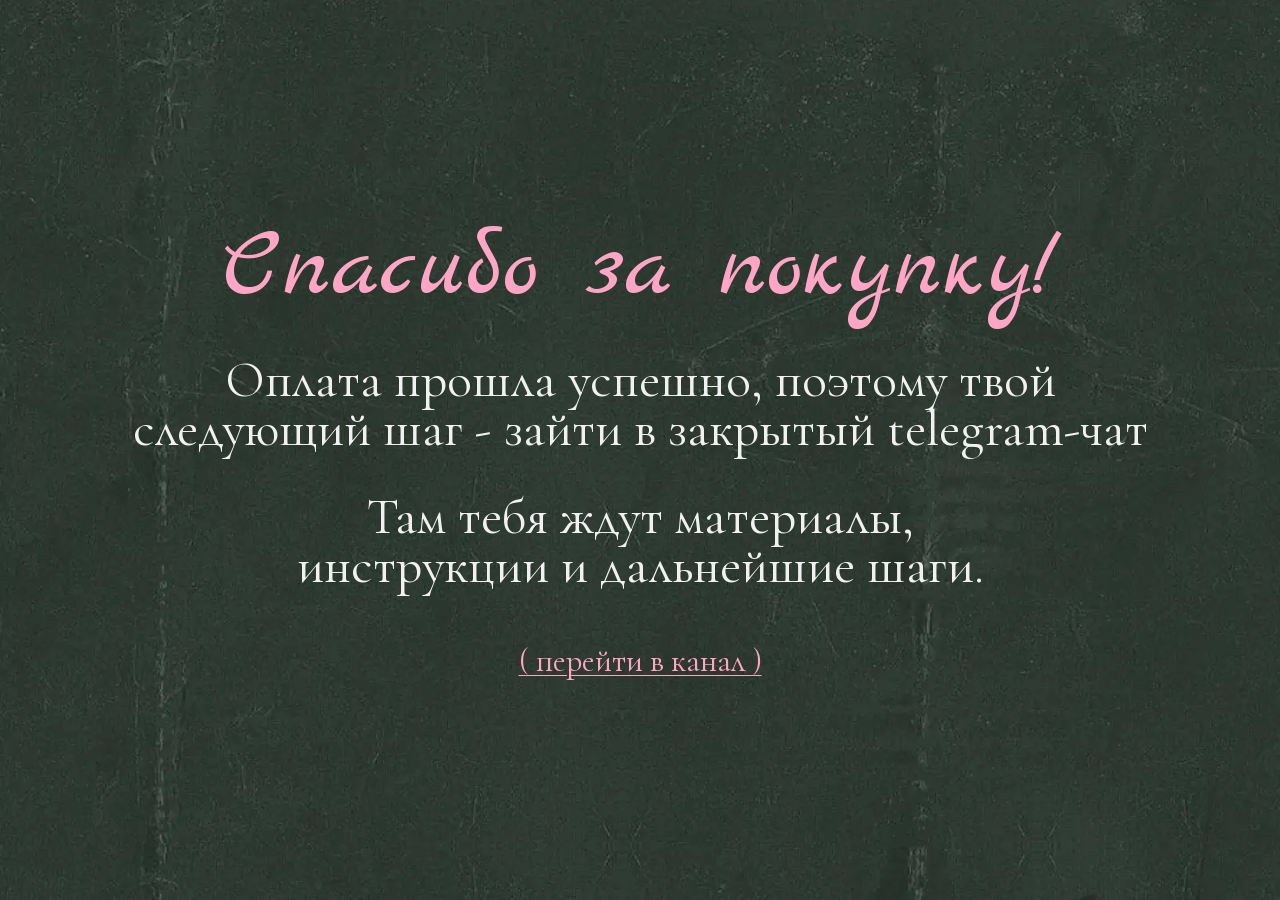
<file: spasibo.html>
<!doctype html>
<html lang="ru">
<head>
<meta charset="utf-8">
<meta name="viewport" content="width=device-width, initial-scale=1">
<!-- seo -->
<title>Спасибо за покупку! | Дарья Агеенко</title>
<meta name="robots" content="noindex">
<!-- /seo -->
<meta name="theme-color" content="#2e3a32">
<link rel="icon" href="favicon.svg" type="image/svg+xml">
<link rel="icon" href="favicon-32.png" sizes="32x32" type="image/png">
<link rel="apple-touch-icon" href="apple-touch-icon.png">
<link rel="stylesheet" href="css/style.css">
</head>
<body>
<main class="note">
  <h1 class="note__h">Спасибо за покупку!</h1>
  <div class="note__t">
    <p>Оплата прошла успешно, поэтому твой<br>следующий шаг - зайти в закрытый telegram-чат</p>
    <p>Там тебя ждут материалы,<br>инструкции и дальнейшие шаги.</p>
  </div>
  <a class="note__a" href="https://t.me/OhhDarya" rel="noopener">( перейти в канал )</a>
</main>
</body>
</html>
</file>
<file: css/style.css>
/* Дарья Агеенко: Ayurveda × Modern Wellness.
   Размеры заданы в rem: на компьютере 1rem = 1/144 ширины окна (макет 1440 px),
   на телефоне 1rem = 1/39 ширины (макет 390 px). */
@font-face{font-family:"Montserrat";src:url(../fonts/montserrat-600.woff2) format("woff2");font-weight:600;font-style:normal;font-display:swap}
@font-face{font-family:"Montserrat";src:url(../fonts/montserrat-300.woff2) format("woff2");font-weight:300;font-style:normal;font-display:swap}
@font-face{font-family:"Cormorant";src:url(../fonts/cormorant-300.woff2) format("woff2");font-weight:300;font-style:normal;font-display:swap}
@font-face{font-family:"Cormorant Garamond";src:url(../fonts/cormorant-garamond-400.woff2) format("woff2");font-weight:400;font-style:normal;font-display:swap}
@font-face{font-family:"Cormorant Garamond";src:url(../fonts/cormorant-garamond-500.woff2) format("woff2");font-weight:500;font-style:normal;font-display:swap}
@font-face{font-family:"Cormorant Garamond";src:url(../fonts/cormorant-garamond-300.woff2) format("woff2");font-weight:300;font-style:normal;font-display:swap;unicode-range:U+30-39}
@font-face{font-family:"Cormorant Garamond";src:url(../fonts/cormorant-garamond-400i.woff2) format("woff2");font-weight:400;font-style:italic;font-display:swap}
@font-face{font-family:"Marck Script";src:url(../fonts/marck-script.woff2) format("woff2");font-weight:400;font-style:normal;font-display:swap}

:root{
  --green:#2e3a32;
  --pink:#ffa6c6;
  --white:#f1f1f1;
  --ink:#2e3a32;
  --paper:#f1f1f1;
  --serif:"Cormorant Garamond","Cormorant",Georgia,"Times New Roman",serif;
  --hand:"Marck Script","Segoe Script","Comic Sans MS",cursive;
  --grot:"Montserrat","Arial Black",Arial,sans-serif;
  --ease:cubic-bezier(.2,.7,.2,1);
}
*,*::before,*::after{box-sizing:border-box}
html{-webkit-text-size-adjust:100%;text-size-adjust:100%;scroll-behavior:smooth;background:var(--green)}
body{margin:0;background:var(--green);color:var(--white);font-family:var(--serif);font-size:1.8rem;line-height:1.3;overflow-x:hidden;-webkit-font-smoothing:antialiased;-moz-osx-font-smoothing:grayscale;text-rendering:optimizeLegibility}
img,picture{display:block}
img{max-width:none}
h1,h2,h3,p,ol,ul{margin:0;padding:0;font-weight:400}
ol,ul{list-style:none}
a{color:inherit}
button{font:inherit;color:inherit;background:none;border:0;padding:0;cursor:pointer;border-radius:0}
em{font-style:normal}
.vh{position:absolute!important;width:1px;height:1px;margin:-1px;padding:0;overflow:hidden;clip:rect(0 0 0 0);clip-path:inset(50%);white-space:nowrap;border:0}
:focus-visible{outline:2px solid var(--pink);outline-offset:3px}
.strip :focus-visible,.modal--paper :focus-visible{outline-color:#111}
section[id],header[id]{scroll-margin-top:0}

/* --- общие элементы --- */
.menu__i,.more,.join,.foot a,.modal__x{color:var(--pink);text-decoration:none}
.menu__n,.menu__l{display:block;font-family:var(--serif);line-height:1}
.menu__n{font-weight:300}
.menu__l{font-weight:500}
.more,.join{text-decoration:underline;text-decoration-thickness:.045em;text-underline-offset:.13em;text-decoration-skip-ink:none}
.pill{display:inline-flex;align-items:center;justify-content:center;background:url(../img/pill.svg) center/100% 100% no-repeat;color:var(--pink);font-family:var(--serif);font-weight:400;line-height:1;text-decoration:none;white-space:nowrap;transition:transform .35s var(--ease),filter .35s}
.pill:hover{transform:scale(1.05);filter:brightness(1.12)}
.menu__i,.more,.join,.foot a,.modal__x{transition:opacity .25s}
.menu__i:hover,.more:hover,.join:hover,.foot a:hover,.modal__x:hover{opacity:.7}

/* --- надпись первого экрана: всё в em, размер задаёт .lockup --- */
.lockup{line-height:1}
.lockup__h{font-size:1em;line-height:1}
.lockup__sur{position:absolute;left:0;top:-.1432em;letter-spacing:.0133em;font-family:var(--grot);font-weight:600;color:var(--white);white-space:nowrap}
.lockup__name{position:absolute;left:1.0879em;top:.843em;letter-spacing:.028em;font-family:"Cormorant",var(--serif);font-weight:300;font-size:.963em;color:var(--white);white-space:nowrap}
.lockup__tag img{position:absolute;left:.6871em;top:.3116em;width:3.7767em;height:auto}
.lockup__tag img:nth-child(2){top:.7006em}
.lockup__tag img:nth-child(3){top:1.0895em}

/* --- появление при прокрутке (только с JS и без reduced motion) --- */
.js .rv,.js .rv-settle{transition:opacity .9s var(--ease) var(--d,0s),translate 1.1s var(--ease) var(--d,0s)}
.js .rv:not(.in){opacity:0;translate:0 2.4rem}
.js .rv-settle:not(.in){translate:-1rem 1.6rem}
/* героиня не просвечивает: за её головой обрезана буква заголовка, как в макете */
.js .dosha__girl.rv:not(.in){opacity:1}
[data-parallax]{will-change:translate}

/* --- окна --- */
.modal{border:0;padding:0;background:transparent;color:inherit;max-width:none;max-height:none;overflow:visible}
.modal::backdrop{background:rgba(20,26,22,.72);backdrop-filter:none}
.modal__in{position:relative;display:flex;flex-direction:column;align-items:center;text-align:center}
.modal--dark .modal__in{background:var(--green) url(../img/m_green.webp) center/78rem auto;color:#fff;box-shadow:0 2rem 6rem rgba(0,0,0,.55)}
.modal--paper .modal__in{background:#f1f1f1 url(../img/m_paper.webp) center/60rem auto;color:#000;box-shadow:0 2rem 6rem rgba(0,0,0,.55)}
.modal__frame{position:absolute;inset:1.2rem;width:calc(100% - 2.4rem);height:calc(100% - 2.4rem);pointer-events:none}
.modal__h img{height:auto}
.modal--dark .modal__t{font-family:var(--hand)}
.modal__x{position:relative;font-family:var(--serif)}
.modal--paper .modal__x{color:#000;text-decoration:underline;text-decoration-thickness:.045em;text-underline-offset:.16em}
.modal[open]{animation:pop .45s var(--ease)}
@keyframes pop{from{opacity:0;transform:translateY(1.6rem) rotate(-1.2deg)}to{opacity:1;transform:none}}

/* длинное окно «читать дальше» */
.modal--long .modal__in{align-items:stretch;text-align:left;max-height:88vh;max-height:88dvh;overflow-y:auto;overscroll-behavior:contain}
.modal__lead{font-family:var(--hand);color:var(--ink)}
.modal__body{font-family:var(--serif);font-weight:500;color:#111}
.modal__body ul{margin:.5em 0 0}
.modal--long .modal__x{align-self:center}
.more--nb{color:var(--pink)}

/* страницы после оплаты (spasibo.html, oshibka.html) */
.note{min-height:100vh;min-height:100dvh;display:flex;flex-direction:column;align-items:center;justify-content:center;text-align:center;color:var(--white)}
.note__h{font-family:var(--hand);color:var(--pink);line-height:1.05}
.note__t{font-family:var(--serif);font-weight:400;line-height:.95}
.note__t p+p{margin-top:.75em}
.note__a{font-family:var(--serif);color:var(--pink);text-decoration:underline;text-decoration-thickness:.045em;text-underline-offset:.13em;transition:opacity .25s}
.note__a:hover{opacity:.7}
.note__back{color:var(--pink);opacity:.75;text-decoration:none;font-family:var(--serif)}

/* окно консультаций: три карточки в арках */
.cons{position:relative;display:flex;flex-direction:column;align-items:center;text-align:center;border-style:solid;border-color:var(--pink)}
.cons__h{font-family:var(--hand);color:var(--pink);line-height:.9}
.cons__h span{display:block}
.cons__price{font-family:var(--grot);font-weight:300;color:var(--pink);line-height:1}
.cons__price span{display:block;margin-top:.1em;font-family:var(--hand)}
.cons__t{background:#f1f1f1 url(../img/m_paper.webp) center/60rem auto;color:#111;font-family:var(--serif);font-weight:500;text-align:left}
.cons__t strong{font-weight:500;text-decoration:underline;text-decoration-thickness:.05em;text-underline-offset:.14em}

.pill--wide{background:none;border:.2rem dashed var(--pink);border-radius:99rem}

@media (prefers-reduced-motion:reduce){
  html{scroll-behavior:auto}
  .js .rv,.js .rv-settle{transition:none!important;opacity:1!important;translate:none!important}
  [data-parallax]{translate:none!important}
  .modal[open]{animation:none}
  .pill,.pill:hover{transition:none;transform:none}
}

/* ================= КОМПЬЮТЕР (макет 1440) ================= */
@media (min-width:700px){
html{font-size:calc(min(100vw,2560px)/144)}
body{max-width:2560px;margin-inline:auto}
.burger{display:none}
.ln{display:block;white-space:nowrap}

/* ---- первый экран ---- */
.hero{position:relative;height:80rem;z-index:1}
.hero__bg img{position:absolute;left:0;top:0;width:144rem;height:84rem}
.lockup{position:absolute;left:31.03rem;top:22.6rem;width:81.04rem;font-size:15.94rem;line-height:1}
.menu__i{position:absolute;top:56.77rem}
.menu__i--1{left:25.1rem}.menu__i--2{left:51.2rem}.menu__i--3{left:77.4rem}.menu__i--4{left:106.6rem}
.menu__n{font-size:2.47rem}
.menu__l{font-size:2.52rem;margin-top:0.564rem;white-space:nowrap}

/* ---- обо мне ---- */
.about{position:relative;height:60rem;z-index:3}
.strip{position:absolute;inset:0}
.about__paper img{position:absolute;left:0;top:-6.3rem;width:144rem;height:77.2rem}
.about__nb{position:absolute;left:2.6rem;top:1.7rem;width:92.6rem;height:63.6rem}
.about__nbimg img{width:100%;height:100%}
.about__text{position:absolute;left:16.7rem;top:15.15rem;transform-origin:0 0;transform:rotate(10.3deg);font-family:var(--hand);font-size:2rem;line-height:1.77rem;color:var(--ink)}
.about__text p+p{margin-top:1.22rem}
.about__text p+p+p{margin-top:1.52rem}
.about__text em{color:var(--pink);text-decoration:underline;text-decoration-thickness:0.13rem;text-underline-offset:0.2rem;text-decoration-skip-ink:none}
.about__edge img{position:absolute;left:1.8rem;top:49.9rem;width:91.8rem;height:19.2rem;pointer-events:none}
.about__pol{position:absolute;left:107.6rem;top:1.9rem;width:20rem;height:31.4rem}
.about__pol img{width:100%;height:100%}
.about__photo,.about__sketch,.rasa__fig{display:none}

/* ---- доши ---- */
.dosha{position:relative;height:110rem;z-index:1}
.dosha__bg img{position:absolute;left:0;top:-10rem;width:144rem;height:127rem}
.dosha__title img{position:absolute}
.t-which{left:3.967rem;top:6.3rem;width:60.3rem;height:23.4rem}
.t-dosha{left:6.25rem;top:24.9rem;width:56.5rem;height:21.983rem}
.t-are{left:72.1rem;top:20.883rem;width:28.7rem;height:16.133rem}
.t-you{left:106rem;top:17rem;width:34.55rem;height:20.55rem}
.dosha__girl{position:absolute;left:45rem;top:26.6rem;width:38.2rem;height:86rem}
.dosha__girl img{width:100%;height:100%}
.dcard{position:absolute}
.dcard__h img,.dcard__arrow,.dcard__frame,.dcard .pill{position:absolute}
.dcard__t{position:absolute;font-family:var(--hand);font-size:2.76rem;line-height:3.02rem;color:#fff}
.pill{width:12.75rem;height:2.55rem;font-size:2.25rem;padding-bottom:.12em}
.dcard--vata{left:2rem;top:61rem;width:48rem;height:26rem}
.dcard--vata .dcard__h img{left:12.667rem;top:0.883rem;width:26.45rem;height:6.167rem}
.dcard--vata .dcard__t{left:3.69rem;top:8.857rem;font-size:2.813rem;line-height:3.235rem}
.dcard--vata .dcard__arrow{left:0.75rem;top:15.283rem;width:12.267rem;height:8.783rem}
.dcard--vata .pill{left:19.267rem;top:18.267rem}
.dcard--pitta{left:89rem;top:42.2rem;width:49rem;height:29.2rem}
.dcard--pitta .dcard__frame{left:0.6rem;top:0.617rem;width:47.333rem;height:27.95rem}
.dcard--pitta .dcard__h img{left:10.733rem;top:3.433rem;width:27.4rem;height:5.917rem}
.dcard--pitta .dcard__t{left:2.91rem;top:11.714rem;font-size:2.813rem;line-height:3.05rem}
.dcard--pitta .pill{left:17.867rem;top:22.467rem}
.dcard--kapha{left:80rem;top:76rem;width:47rem;height:23rem}
.dcard--kapha .dcard__h img{left:12.367rem;top:0.833rem;width:31.567rem;height:6.283rem}
.dcard--kapha .dcard__t{left:0.73rem;top:8.94rem}
.dcard--kapha .pill{left:16.867rem;top:19.367rem}
.dosha__pol{position:absolute;left:109.4rem;top:77rem;width:30.8rem;height:30.2rem}
.dosha__pol img{width:100%;height:100%}

/* ---- услуги (4 колонки) ---- */
.services{position:relative;height:87rem;z-index:3}
.services__paper img{position:absolute;left:0;top:-2.8rem;width:144rem;height:91rem}
.services__orn,.services__bottom{display:none}
.services__kicker{position:absolute;left:12.433rem;top:13.567rem}
.services__kicker img{width:21.25rem;height:8.267rem}
.services__title{position:absolute;left:31.967rem;top:9.583rem}
.services__title img{width:79.717rem;height:16.033rem}
.sitem{position:absolute;top:30rem;width:33rem;height:44rem;color:#000}
.sitem--1{left:6rem}.sitem--2{left:39rem}.sitem--3{left:72rem}.sitem--4{left:105rem}
.sitem__n,.sitem__h img,.sitem__t,.sitem .more{position:absolute}
.sitem__n{left:1.4rem;top:0.8rem;height:9.2rem;width:auto}
.sitem__h img{left:1.6rem;width:auto}
.sitem--1 .sitem__h img{top:15rem;height:3.87rem}
.sitem--2 .sitem__h img{top:12.4rem;height:6.66rem}
.sitem--3 .sitem__h img{top:15.1rem;height:3.74rem}
.sitem--4 .sitem__h img{top:15rem;height:3.87rem}
.sitem__t{left:1.7rem;top:22.2rem;width:29.8rem;font-family:var(--serif);font-weight:400;font-size:2.45rem;line-height:2.6rem;color:#000}
.sitem__price{display:block;margin-top:1rem;font-family:var(--grot);font-weight:300;font-size:3.6rem;line-height:1}
.more{font-family:var(--serif);font-size:2.2rem;line-height:1;white-space:nowrap}
.sitem .more{left:1.7rem;top:37.2rem}
.dosha__test{position:absolute;left:11.2rem;top:92.5rem}

/* ---- контакты и подвал ---- */
.contacts{position:relative;z-index:1;height:64rem;background:var(--green) url(../img/m_green.webp) center top/46.6rem auto;text-align:center;isolation:isolate}
.contacts::before{content:"";position:absolute;inset:0;z-index:-1;background:url(../img/dosha_bg.webp) center bottom/144rem auto no-repeat;background-image:image-set(url(../img/dosha_bg.webp) 1x,url(../img/dosha_bg@2x.webp) 2x);transform:scaleY(-1);-webkit-mask-image:linear-gradient(to top,transparent 0,#000 14rem);mask-image:linear-gradient(to top,transparent 0,#000 14rem)}
.contacts__k{position:absolute;left:0;right:0;top:9.2rem;display:flex;flex-direction:column;align-items:center}
.contacts__k .menu__n{font-size:2.35rem;color:var(--pink)}
.contacts__k .menu__l{font-size:2.52rem;margin-top:0.564rem;color:var(--pink)}
.tg{position:absolute;left:0;right:0;top:19rem;margin-inline:auto;width:max-content;display:block;font-size:11.2rem;line-height:1;color:var(--white);text-decoration:none;white-space:nowrap}
.tg__big{display:block;font-family:var(--grot);font-weight:600}
.tg__tag img{position:absolute;left:50%;margin-left:-1.888em;top:.36em;width:3.7767em;height:auto}
.tg__tag img:nth-child(2){top:.749em}
.tg__nick{display:block;margin-top:-.04em;font-family:"Cormorant",var(--serif);font-weight:300;font-size:1.0038em}
.pill--lg{width:22rem;height:4.4rem;font-size:3rem}
.pill--wide{width:33rem;font-size:2.6rem}
.contacts .pill--lg{position:absolute;left:50%;top:47rem;margin-left:-11rem}
.foot{position:relative;z-index:2;display:flex;justify-content:space-between;align-items:baseline;padding:0 6rem 4.4rem;margin-top:-9rem;font-size:2.2rem;color:var(--pink)}

/* ---- окна ---- */
.modal__in{width:60rem;padding:7rem 6rem 4.6rem}
.modal__h img{height:6.2rem;width:auto}
.modal--paper .modal__h img{height:auto;width:auto;max-height:9rem}
.modal__t{margin-top:2.8rem;font-size:3rem;line-height:1.12}
.modal--paper .modal__t{font-family:var(--serif);font-weight:500;font-size:2.97rem;line-height:3rem}
.modal__x{margin-top:3.4rem;font-size:2.2rem}
.more--nb{position:static;display:inline-block;margin-top:1.2rem;font-size:2rem}
.modal--long .modal__in{width:88rem;padding:5rem 7.2rem 3.6rem}
.modal__lead{font-size:3.6rem;line-height:1}
.modal--long .modal__x{margin-top:2.2rem}
.modal__body{margin-top:1.8rem;font-size:2.25rem;line-height:1.2}
.modal__body p+p,.modal__body ul+p{margin-top:.62em}
.note{background:var(--green) url(../img/dosha_bg.webp) center/cover no-repeat;background-image:image-set(url(../img/dosha_bg.webp) 1x,url(../img/dosha_bg@2x.webp) 2x);padding:6rem}
.note__h{font-size:11rem}
.note--err .note__h{font-size:8.2rem}
.note__t{margin-top:3.8rem;font-size:5.8rem}
.note__a{margin-top:5.6rem;font-size:3.6rem}
.note__back{margin-top:7rem;font-size:2.4rem}
.modal__test{margin-top:3rem}
.modal--dark .modal__test+.modal__x{margin-top:2.2rem}
.modal--cons .modal__in{width:66rem;padding:5.4rem 5.4rem 3.6rem}
.cons{padding:7.4rem 3.2rem 3.4rem;border-width:0.24rem;border-radius:50% 50% 0 0/12rem 12rem 0 0}
.cons+.cons{margin-top:4.6rem}
.cons__h{font-size:5.2rem}
.cons__price{margin-top:1.2rem;font-size:4.6rem}
.cons__price span{font-size:3.2rem}
.cons__t{margin-top:2.4rem;padding:2.2rem 2.6rem;font-size:2.25rem;line-height:1.2;border-radius:1.4rem}
.cons .pill--lg{margin-top:2.4rem}
.modal--cons .modal__x{margin-top:3rem}
}

/* ================= ТЕЛЕФОН (свой макет 390) ================= */
@media (max-width:699px){
html{font-size:calc(100vw/39)}
body{font-size:2.1rem;background:var(--green) url(../img/m_green.webp) center top/37.9rem auto}
.ln{display:inline}
main,section{overflow-x:clip}

/* ---- первый экран ---- */
.hero{position:relative;height:48.4rem;z-index:1}
.hero__bg img{position:absolute;left:0;top:0;width:39rem;height:68.25rem}
.lockup{position:absolute;left:2.1rem;top:13.8rem;width:34.6rem;font-size:6.77rem}

/* меню: без JS видно сеткой под именем, с JS раскрывается по кнопке */
.burger{display:none}
.menu{position:absolute;left:3rem;right:3rem;top:29rem;display:grid;grid-template-columns:1fr 1fr;gap:2.2rem 2rem}
.menu__n{font-size:2rem}
.menu__l{font-size:2.4rem;margin-top:0.4rem;white-space:nowrap}
.js .burger{display:block;position:absolute;right:0.8rem;top:1rem;z-index:30;padding:1.4rem 1.4rem;font-family:var(--serif);font-weight:500;font-size:2.3rem;line-height:1;color:var(--pink)}
.burger__close{display:none}
.menu-open .burger__open{display:none}
.menu-open .burger__close{display:inline}
.js .menu{left:1.4rem;right:1.4rem;top:6.2rem;z-index:20;display:grid;grid-template-columns:1fr;gap:2rem;padding:3.4rem 4rem 3.6rem;background:var(--green) url(../img/m_green.webp) center/37.9rem auto;box-shadow:0 1.6rem 4rem rgba(0,0,0,.5);visibility:hidden;opacity:0;translate:0 -1rem;transition:opacity .3s var(--ease),translate .3s var(--ease),visibility 0s .3s}
.js .menu::before{content:"";position:absolute;inset:0.8rem;background:url(../img/frame.svg) center/100% 100% no-repeat;pointer-events:none}
.menu-open .menu{visibility:visible;opacity:1;translate:0 0;transition-delay:0s}
.js .menu__i{position:relative;display:block}
.js .menu__n{font-size:2.1rem}
.js .menu__l{font-size:3rem;margin-top:0.3rem}

/* ---- бумажные полосы ---- */
.about,.services{position:relative;z-index:3}
.strip{position:relative;background:#f1f1f1 url(../img/m_paper.webp) center top/60rem auto}
.about__paper img,.services__paper img{position:absolute;left:0;top:-4.8rem;width:39rem;height:4.85rem}
.about__edge img,.services__bottom img{position:absolute;left:0;top:calc(100% - .1rem);width:39rem;height:6.35rem;pointer-events:none}

/* ---- обо мне ---- */
.strip--about{height:113.2rem}
.about__photo{position:absolute;left:0.7rem;top:0.2rem;width:37.6rem;height:37.6rem;rotate:-2deg}
.about__photo img{width:100%;height:100%}
.about__nb{position:absolute;left:-2.2rem;top:35.8rem;width:37.8rem;height:45.8rem;rotate:1.6deg}
.about__nbimg img{width:100%;height:100%}
.about__text{position:absolute;left:8.8rem;top:4.2rem;width:27.2rem;font-family:var(--hand);font-size:2rem;line-height:2.3rem;color:var(--ink)}
.about__text p+p{margin-top:1.3rem}
.about__text em{color:var(--pink);text-decoration:underline;text-decoration-thickness:0.12rem;text-underline-offset:0.24rem;text-decoration-skip-ink:none}
.about__sketch{position:absolute;left:5rem;top:80.2rem;width:31.2rem;height:35.5rem}
.about__sketch img{width:100%;height:100%}
.about__pol{position:absolute;left:15.26rem;top:81.34rem;width:12rem;height:18.84rem}
.about__pol img{width:100%;height:100%}

/* ---- доши ---- */
.dosha{position:relative;z-index:1;padding:66.8rem 0 10rem;background:var(--green) url(../img/m_green.webp) center top/37.9rem auto}
.dosha__bg{display:none}
.dosha__title img{position:absolute}
.t-which{left:1.2rem;top:8.6rem;width:27.74rem;height:10.76rem}
.t-dosha{left:2.25rem;top:17.16rem;width:25.99rem;height:10.11rem}
.t-are{left:2.2rem;top:30.2rem;width:13.2rem;height:7.42rem}
.t-you{left:1.4rem;top:37.6rem;width:15.9rem;height:9.45rem}
.dosha__girl{position:absolute;left:20.08rem;top:17.94rem;width:17.57rem;height:39.56rem}
.dosha__girl img{width:100%;height:100%}
.dosha__pol{position:absolute;left:0.6rem;top:48.4rem;width:17.2rem;height:16.86rem}
.dosha__pol img{width:100%;height:100%}
.dcard{position:relative;margin:0 2.4rem;display:flex;flex-direction:column;align-items:flex-start}
.dcard+.dcard{margin-top:4.4rem}
.dcard__h img{display:block;height:5rem;width:auto}
.dcard__t{margin-top:1.2rem;font-family:var(--hand);font-size:2.05rem;line-height:2.6rem;color:#fff}
.pill{width:15rem;height:3.4rem;font-size:2.3rem;padding-bottom:.12em;position:relative}
.pill::after{content:"";position:absolute;inset:-0.8rem -0.6rem}
.dcard .pill{margin-top:1.8rem}
.dcard__arrow{position:absolute;left:17.6rem;bottom:-2.6rem;width:9.2rem;height:6.6rem;scale:-1 1}
.dcard--pitta{margin:4.4rem 1.4rem 0;padding:4rem 3rem 4.4rem;align-items:center;text-align:center}
.dcard__frame{position:absolute;inset:0;width:100%;height:100%}
.dcard--pitta>*:not(.dcard__frame){position:relative}
.dcard--kapha{align-items:flex-end;text-align:right}
.dosha__test{display:flex;margin:5.8rem auto 0}

/* ---- услуги ---- */
.strip--services{padding:17.6rem 2.4rem 3.4rem}
.services__orn{position:absolute;left:0;top:21rem;width:39rem;height:26rem}
.services__orn img{width:100%;height:100%}
.services__kicker{position:absolute;left:1.6rem;top:2.2rem}
.services__kicker img{width:15rem;height:5.84rem}
.services__title{position:absolute;left:2.4rem;top:7.4rem}
.services__title img{width:34.2rem;height:6.88rem}
.slist{position:relative}
.sitem{position:relative;display:grid;grid-template-columns:auto 1fr;column-gap:1.6rem;align-items:center;color:#000}
.sitem+.sitem{margin-top:4.6rem}
.sitem__n{height:6.2rem;width:auto}
.sitem__h img{display:block;width:auto}
.sitem--1 .sitem__h img{height:4rem}
.sitem--2 .sitem__h img{height:6.2rem}
.sitem--3 .sitem__h img{height:3rem}
.sitem--4 .sitem__h img{height:3.3rem}
.sitem__price{display:block;margin-top:0.8rem;font-family:var(--grot);font-weight:300;font-size:3.2rem;line-height:1}
.sitem__t{grid-column:1/-1;margin-top:1.4rem;font-family:var(--serif);font-weight:500;font-size:2.15rem;line-height:2.5rem;color:#000}
.more{grid-column:1/-1;justify-self:start;margin-top:0.6rem;padding:1rem 0;font-family:var(--serif);font-weight:500;font-size:2.1rem;line-height:1;white-space:nowrap}

/* ---- контакты и подвал ---- */
.contacts{position:relative;z-index:1;padding:12.4rem 0 6.4rem;background:var(--green) url(../img/m_green.webp) center top/37.9rem auto;text-align:center}
.contacts__k{display:flex;flex-direction:column;align-items:center;color:var(--pink)}
.contacts__k .menu__n{font-size:2rem}
.contacts__k .menu__l{font-size:2.4rem;margin-top:0.4rem}
.tg{position:relative;display:block;margin-top:3.4rem;font-size:5.7rem;line-height:1;color:var(--white);text-decoration:none;white-space:nowrap}
.tg__big{display:block;font-family:var(--grot);font-weight:600}
.tg__tag img{position:absolute;left:50%;margin-left:-1.888em;top:.36em;width:3.7767em;height:auto}
.tg__tag img:nth-child(2){top:.749em}
.tg__nick{display:block;margin-top:-.04em;font-family:"Cormorant",var(--serif);font-weight:300;font-size:1.0038em}
.pill--lg{width:19.6rem;height:4.2rem;font-size:2.6rem}
.pill--wide{width:30rem;font-size:2.4rem}
.contacts .pill--lg{margin-top:3.6rem}
.foot{position:relative;z-index:1;display:flex;justify-content:space-between;align-items:baseline;padding:0.8rem 2.2rem 3rem;font-size:2rem;color:var(--pink);background:var(--green) url(../img/m_green.webp) center top/37.9rem auto}
.foot a{padding:0.8rem 0}

/* ---- окна ---- */
.modal{width:100%}
.modal__in{width:35rem;margin:0 auto;padding:5.4rem 3rem 3.4rem}
.modal__h img{height:4.6rem;width:auto}
.modal--paper .modal__h img{height:auto;max-height:6.2rem;max-width:28rem}
.modal__t{margin-top:2.2rem;font-size:2.2rem;line-height:1.22}
.modal--paper .modal__t{font-family:var(--serif);font-weight:500;font-size:2.2rem;line-height:1.18}
.modal__x{margin-top:2.6rem;padding:0.8rem 1rem;font-size:2.2rem}
.more--nb{display:inline-block;margin-top:0.8rem;padding:0.8rem 0;font-family:var(--serif);font-weight:500;font-size:2rem;line-height:1}
.modal--long .modal__in{width:35.8rem;padding:4.4rem 2.8rem 3rem}
.modal__lead{font-size:2.8rem;line-height:1.05}
.modal__body{margin-top:1.6rem;font-size:2.05rem;line-height:1.24}
.modal__body p+p,.modal__body ul+p{margin-top:.62em}
.note{background:var(--green) url(../img/m_green.webp) center top/37.9rem auto;padding:4rem 2.6rem}
.note__h{font-size:5rem;text-wrap:balance}
.note br{display:none}
.note__t{text-wrap:balance}
.note--err .note__h{font-size:3.6rem}
.note__t{margin-top:2.6rem;font-size:2.5rem;line-height:1.08}
.note__a{margin-top:3.6rem;padding:0.8rem 0;font-size:2.6rem}
.note__back{margin-top:4.4rem;padding:0.8rem 0;font-size:2rem}
.modal__test{margin-top:2.4rem}
.modal--dark .modal__test+.modal__x{margin-top:1.6rem}
.modal--cons .modal__in{width:36.2rem;padding:3rem 1.6rem 2.6rem}
.cons{padding:5.2rem 1.6rem 2.4rem;border-width:0.2rem;border-radius:50% 50% 0 0/7.6rem 7.6rem 0 0}
.cons+.cons{margin-top:3.4rem}
.cons__h{font-size:3.6rem}
.cons__price{margin-top:1rem;font-size:3.8rem}
.cons__price span{font-size:2.6rem}
.cons__t{margin-top:1.8rem;padding:1.6rem 1.6rem;font-size:2.05rem;line-height:1.22;border-radius:1.2rem}
.cons .pill--lg{margin-top:2rem}
.modal--cons .modal__x{margin-top:2.2rem}
}

.contacts__more{display:flex;flex-wrap:wrap;justify-content:center;gap:1.2rem 3.2rem;margin:3.2rem 0 0;font-family:var(--serif);font-size:2rem}
.contacts__more a{color:var(--pink);text-decoration:none;transition:opacity .25s}
.contacts__more a:hover{opacity:.7}
</file>
<file: css/extra.css>
/* Дарья Агеенко: RASA RITUAL KIT (box.html), Journal (journal.html), блок «три входа» на главной, ссылки в подвалах.
   Подключается после style.css (на внутренних страницах ещё и после tests.css). Единица та же: rem от ширины окна. */
:root{
  --cream:#f4eee1;
  --blue:#a9c3dc;
  --gold:#c8a24a;
  /* ромбы-арлекин с золотыми звёздами: свой рисунок */
  --harl:url("data:image/svg+xml,%3Csvg xmlns='http://www.w3.org/2000/svg' viewBox='0 0 80 152'%3E%3Crect width='80' height='152' fill='%23f4eee1'/%3E%3Cg fill='%23a9c3dc'%3E%3Cpath d='M20 0 40 38 20 76 0 38z'/%3E%3Cpath d='M60 0 80 38 60 76 40 38z'/%3E%3Cpath d='M20 76 40 114 20 152 0 114z'/%3E%3Cpath d='M60 76 80 114 60 152 40 114z'/%3E%3C/g%3E%3Cg fill='%23c8a24a'%3E%3Cpath d='M40 30.5 41.7 36.3 47.5 38 41.7 39.7 40 45.500 38.300 39.700 32.500 38 38.300 36.300z'/%3E%3Cpath d='M0 106.500 1.700 112.300 7.500 114 1.700 115.700 0 121.500 -1.700 115.700 -7.500 114 -1.700 112.300z'/%3E%3Cpath d='M80 106.500 81.700 112.300 87.500 114 81.700 115.700 80 121.500 78.300 115.700 72.500 114 78.300 112.300z'/%3E%3Cpath d='M60 72 60.900 75.100 64 76 60.900 76.900 60 80 59.100 76.900 56 76 59.100 75.100z'/%3E%3Cpath d='M20 148 20.900 151.100 24 152 20.900 152.900 20 156 19.100 152.900 16 152 19.100 151.100z'/%3E%3Cpath d='M20 -4 20.900 -.9 24 0 20.900 .9 20 4 19.100 .9 16 0 19.100 -.9z'/%3E%3C/g%3E%3C/svg%3E");
  --star:url("data:image/svg+xml,%3Csvg xmlns='http://www.w3.org/2000/svg' viewBox='0 0 30 30'%3E%3Cpath d='M15 0 18.400 11.600 30 15 18.400 18.400 15 30 11.600 18.400 0 15 11.600 11.600z' fill='%23c8a24a'/%3E%3C/svg%3E");
}
.harl{background-color:var(--cream);background-image:var(--harl);background-position:center}

/* ---------- подвал: ссылки на разделы ---------- */
.foot__nav{display:flex;flex-wrap:wrap;margin-right:auto}
.foot__nav a{white-space:nowrap}

/* ---------- главная: три входа ---------- */
.entry{position:relative;z-index:1}
.entry__in{position:relative;background:url(../img/frame.svg) center/100% 100% no-repeat}
.entry__i{display:flex;flex-direction:column;align-items:center;text-align:center}
.entry__h{font-family:var(--hand);font-weight:400;line-height:1;color:var(--pink)}
.entry__t{font-family:var(--serif);color:var(--white)}
.entry .pill{position:relative}

/* ---------- RASA RITUAL KIT ---------- */
.bx-ttl{position:relative}
.bx-ttl img{position:absolute;left:0;top:0}
.bx-ttl span{position:absolute;font-family:var(--serif);font-weight:400;line-height:1;letter-spacing:.05em;color:var(--white);white-space:nowrap}
.bx-sub{font-family:var(--hand);line-height:1.1;color:var(--pink);rotate:-2deg;transform-origin:0 50%}
.bx-lead{font-family:var(--serif);color:var(--white)}
.bx-go{display:flex;align-items:center;flex-wrap:wrap}
.bx-pack{position:relative}
.bx-swatch,.bx-env{position:absolute;box-shadow:0 1rem 2.6rem rgba(0,0,0,.45)}
.bx-swatch::before,.bx-env::before{content:"";position:absolute;left:36%;top:-1.2rem;width:28%;height:2.6rem;background:rgba(238,208,206,.88);rotate:-3deg;z-index:1}
.bx-env img{display:block;width:100%;height:auto}
.bx-idea p{font-family:var(--serif);font-weight:500;color:#000}
.bx-idea ul{font-family:var(--hand);color:var(--ink)}
.bx-idea li span{background:linear-gradient(transparent 58%,rgba(255,166,198,.75) 58%,rgba(255,166,198,.75) 92%,transparent 92%);-webkit-box-decoration-break:clone;box-decoration-break:clone}
.bx-in{position:relative;scroll-margin-top:2rem}
.bx-list{border-top:.1rem solid rgba(241,241,241,.28)}
.bx-item{position:relative;border-bottom:.1rem solid rgba(241,241,241,.28)}
.bx-item::after{content:"";position:absolute;background:var(--star) center/contain no-repeat}
.bx-item__n{font-family:var(--serif);color:var(--pink);line-height:1}
.bx-item__h{font-family:var(--serif);font-weight:400;line-height:1;letter-spacing:.06em;text-transform:uppercase;color:var(--white)}
.bx-item__k{font-family:var(--hand);line-height:1.05;color:var(--pink)}
.bx-item__t{font-family:var(--serif);color:var(--white)}
.bx-item__t a{color:var(--pink);text-decoration:underline;text-decoration-thickness:.045em;text-underline-offset:.16em;white-space:nowrap}
.bx-cards{display:flex;flex-wrap:wrap}
.bx-cards li{display:grid;place-items:center;border-style:solid;border-color:transparent;background:linear-gradient(var(--cream),var(--cream)) padding-box,var(--harl) center/4rem 7.6rem border-box;font-family:var(--hand);color:var(--ink);line-height:1;box-shadow:0 .6rem 1.4rem rgba(0,0,0,.35)}
.bx-cards li:nth-child(odd){rotate:-3deg}
.bx-cards li:nth-child(even){rotate:2.5deg}
.bx-bag{font-family:var(--hand);color:#fff}
.bx-cta{position:relative;text-align:center;
  clip-path:polygon(0 3%,7% .4%,16% 2.4%,27% 0,39% 2%,52% .3%,64% 2.6%,77% .6%,89% 2.2%,100% 0,100% 97.6%,91% 100%,80% 97.8%,68% 99.6%,55% 97.4%,43% 100%,30% 97.6%,18% 99.7%,8% 97.5%,0 99.4%)}
.bx-cta__card{position:relative;display:inline-flex;flex-direction:column;align-items:center;background:var(--cream);color:var(--ink);box-shadow:0 1.2rem 3rem rgba(40,50,70,.35);rotate:-1.5deg}
.bx-cta__h{font-family:var(--serif);font-weight:400;line-height:1;letter-spacing:.06em;color:var(--ink)}
.bx-cta__t{font-family:var(--hand);line-height:1.1;color:var(--ink)}
.btn-ink{display:inline-flex;align-items:center;justify-content:center;background:var(--ink);color:var(--cream);font-family:var(--serif);font-weight:400;line-height:1;text-decoration:none;border-radius:10rem;transition:transform .35s var(--ease),background-color .35s}
.btn-ink:hover{transform:scale(1.04);background:#1f2a23}
.bx-cta :focus-visible{outline-color:#111}

/* ---------- Journal ---------- */
.jr-ttl{position:relative;display:inline-block;font-family:var(--serif);font-weight:400;line-height:1;letter-spacing:.05em;text-transform:uppercase;color:var(--white)}
.jr-ttl img{position:absolute;height:auto;pointer-events:none}
.jr-sub{font-family:var(--hand);color:#fff}
.jr-pols{position:relative}
.jr-tabs{display:flex;flex-wrap:wrap;border-top:.1rem solid rgba(241,241,241,.28);border-bottom:.1rem solid rgba(241,241,241,.28)}
.jr-tab{position:relative;font-family:var(--serif);color:var(--pink);white-space:nowrap;transition:opacity .25s}
.jr-tab:hover{opacity:.75}
.jr-tab[aria-selected="true"]{color:var(--white)}
.jr-tab[aria-selected="true"]::after{content:"";position:absolute;left:-.4rem;right:-.4rem;background:var(--pink);rotate:-1.2deg;border-radius:1rem}
.jr-body{scroll-margin-top:2rem}
.jr-h{font-family:var(--hand);font-weight:400;line-height:1;color:var(--pink);text-decoration:underline;text-decoration-thickness:.07em;text-underline-offset:.16em}
.jr-lead{font-family:var(--serif);color:var(--white)}
.jr-dcards{display:grid}
.jr-dcard{display:flex;flex-direction:column;align-items:flex-start}
.jr-dcard img{display:block;width:auto}
.jr-dcard p{font-family:var(--hand);color:#fff}
.jr-dosha[hidden],.jr-empty[hidden],.jr-list[hidden],.jr-rub[hidden]{display:none!important}
.jr-list{display:grid}
.jcard{position:relative;display:block;color:#000;text-decoration:none;filter:drop-shadow(0 1.2rem 2rem rgba(0,0,0,.4));transition:translate .35s var(--ease)}
.jcard::before{content:"";position:absolute;inset:0;z-index:-1;background:#f1f1f1 url(../img/m_paper.webp) center/60rem auto;
  clip-path:polygon(0 1.2%,6% 0,14% .9%,23% .2%,34% 1%,47% 0,58% .8%,70% .1%,81% 1.1%,92% .2%,100% .9%,99.3% 12%,100% 26%,99.2% 41%,99.9% 57%,99.1% 72%,100% 88%,99.4% 100%,90% 99.1%,78% 100%,66% 99%,53% 99.8%,41% 98.9%,29% 100%,17% 99.2%,7% 100%,0 99%,.7% 86%,0 70%,.8% 55%,.1% 39%,.9% 24%,0 11%)}
.jcard::after{content:"";position:absolute;left:50%;top:-1.2rem;width:9rem;height:2.5rem;margin-left:-4.5rem;background:rgba(238,208,206,.88);rotate:-2.5deg}
.jcard:nth-child(odd){rotate:-1deg}
.jcard:nth-child(even){rotate:.8deg}
a.jcard:hover{translate:0 -.5rem}
.jcard :focus-visible,.jcard:focus-visible{outline-color:#111}
.jcard__img{display:block;width:100%;height:auto;aspect-ratio:4/3;object-fit:cover}
.jcard__r{font-family:var(--serif);font-weight:500;letter-spacing:.14em;text-transform:uppercase;color:#000}
.jcard__h{font-family:var(--serif);font-weight:500;line-height:1.06;color:#000}
.jcard__t{font-family:var(--serif);font-weight:500;color:#000}
.jcard__d{font-family:var(--hand);color:var(--ink);line-height:1}
.jr-empty{font-family:var(--hand);color:#fff;text-align:center}

@media (prefers-reduced-motion:reduce){
  .btn-ink,.jcard{transition:none}
  .btn-ink:hover{transform:none}
  a.jcard:hover{translate:none}
}

/* ================= КОМПЬЮТЕР ================= */
@media (min-width:700px){
.harl{background-size:8rem 15.2rem}
.foot__nav{gap:0 4rem;margin-left:5rem}
.contacts{height:68rem}
.contacts__more{position:absolute;left:0;right:0;top:53.6rem;margin:0}

.entry{padding:11rem 0 2rem;background:var(--green) url(../img/m_green.webp) center top/46.6rem auto}
.entry__in{width:124rem;margin:0 auto;display:grid;grid-template-columns:repeat(3,1fr);padding:5.6rem 3rem 5.8rem}
.entry__i{padding:0 4rem}
.entry__i+.entry__i{border-left:.1rem dashed rgba(255,166,198,.5)}
.entry__h{font-size:4.2rem;white-space:nowrap}
.entry__t{margin-top:1.6rem;min-height:5.6rem;font-size:2.35rem;line-height:1.2}
.entry .pill{margin-top:2rem;width:14rem;height:2.9rem}

.bx-hero{position:relative;width:min(124rem,100% - 8rem);margin:0 auto;display:grid;grid-template-columns:minmax(0,1fr) 50rem;column-gap:3rem;align-items:center;padding:1rem 0 7rem}
.bx-ttl{height:23.6rem;margin-top:2rem}
.bx-ttl img{width:42rem;height:14.05rem}
.bx-ttl span{left:4.4rem;top:11.4rem;font-size:9rem}
.bx-sub{margin-top:1.6rem;font-size:3.5rem}
.bx-lead{margin-top:3rem;max-width:64rem;font-size:2.6rem;line-height:1.24}
.bx-go{margin-top:3.6rem;gap:1.6rem 4rem}
.bx-pack{height:64rem}
.bx-swatch{left:0;top:9rem;width:28rem;height:42rem;rotate:-6deg}
.bx-env{right:0;top:3rem;width:31rem;rotate:5deg}
.bx-ideaw{margin-top:8rem}
.bx-idea{width:min(108rem,100% - 8rem);margin:0 auto;padding:4.6rem 0 5.6rem;display:grid;grid-template-columns:1.15fr .85fr;column-gap:7rem;align-items:center}
.bx-idea p{font-size:3rem;line-height:1.22}
.bx-idea ul{font-size:3.8rem;line-height:1.3}
.bx-idea li+li{margin-top:1.2rem}
.bx-in{width:min(128rem,100% - 8rem);margin:17rem auto 0}
.bx-list{margin-top:6rem;display:grid;grid-template-columns:1fr 1fr}
.bx-item{padding:5rem 4rem 5.4rem}
.bx-item:nth-child(odd){border-right:.1rem solid rgba(241,241,241,.28);padding-left:1rem}
.bx-item:nth-child(even){padding-right:1rem}
.bx-item::after{right:4rem;top:5rem;width:3rem;height:3rem}
.bx-item:nth-child(even)::after{right:1rem}
.bx-item__n{font-size:2.5rem}
.bx-item__h{margin-top:.8rem;font-size:4.8rem}
.bx-item__k{margin-top:1rem;font-size:3.3rem}
.bx-item__t{margin-top:1.8rem;max-width:50rem;font-size:2.5rem;line-height:1.24}
.bx-item .rs-list{margin-top:1.4rem;max-width:52rem;font-size:2.7rem;line-height:1.22}
.bx-item .rs-list li+li{margin-top:.5rem}
.bx-cards{gap:1.2rem;margin-top:3rem}
.bx-cards li{width:9.6rem;height:13.4rem;border-width:.6rem;font-size:2.3rem}
.bx-bag{font-size:3.1rem;line-height:1.24}
.bx-bag+.bx-bag{margin-top:2rem}
.bx-item--bag{padding-top:6rem}
.bx-cta{margin-top:10rem;padding:10rem 2rem 11rem;background-size:8rem 15.2rem}
.bx-cta__card{padding:5.4rem 8rem 5.6rem}
.bx-cta__h{font-size:5.6rem}
.bx-cta__t{margin-top:1.6rem;font-size:3.2rem}
.btn-ink{margin-top:3.4rem;min-height:6.4rem;padding:1.4rem 5rem 1.7rem;font-size:3rem}

.jr-hero{position:relative;width:min(124rem,100% - 8rem);margin:0 auto;display:grid;grid-template-columns:minmax(0,1fr) 46rem;column-gap:3rem;align-items:center;padding:1rem 0 5rem}
.jr-ttl{margin-top:3rem;font-size:15.4rem}
.jr-ttl img{left:9%;top:36%;width:60%}
.jr-ttl img+img{top:60%}
.jr-sub{margin-top:3.4rem;max-width:62rem;font-size:3.4rem;line-height:1.2}
.jr-pols{height:46rem}
.pol--notes{left:1rem;top:1rem;width:25rem;rotate:-5deg}
.pol--bfast{left:22rem;top:15rem;width:22rem;rotate:5deg}
.jr-tabs{width:min(124rem,100% - 8rem);margin:1rem auto 0;gap:.6rem 3.6rem;padding:2rem 0}
.jr-tab{padding:1rem 0;font-size:2.6rem}
.jr-tab[aria-selected="true"]::after{bottom:.4rem;height:.26rem}
.jr-body{width:min(124rem,100% - 8rem);margin:0 auto;padding:7rem 0 9rem;min-height:46rem}
.jr-h{display:inline-block;font-size:6.4rem;rotate:-2deg}
.jr-lead{margin-top:3rem;max-width:84rem;font-size:2.7rem;line-height:1.24}
.jr-dcards{grid-template-columns:repeat(3,1fr);column-gap:5rem;margin-top:5rem}
.jr-dcard img{height:6.2rem}
.jr-dcard p{margin-top:1.6rem;font-size:2.8rem;line-height:1.16}
.jr-dosha .pill--cta{margin-top:5rem}
.jr-rub{margin-top:0}
.jr-dosha+.jr-rub{margin-top:9rem}
.jr-list{grid-template-columns:repeat(3,minmax(0,1fr));gap:5.4rem 4.6rem;margin-top:6rem;align-items:start}
.jcard{padding:3.4rem 3rem 3.2rem}
.jcard__r{margin-top:2rem;font-size:1.7rem}
.jcard__img+.jcard__r{margin-top:2.2rem}
.jcard__r:first-child{margin-top:1rem}
.jcard__h{margin-top:1rem;font-size:3.4rem}
.jcard__t{margin-top:1.2rem;font-size:2.3rem;line-height:1.24}
.jcard__d{margin-top:1.6rem;font-size:2.6rem}
.jr-empty{padding:7rem 2rem 2rem;font-size:3.8rem}
}

@media (min-width:700px) and (max-width:1099px){
.bx-hero{grid-template-columns:minmax(0,1fr) 40rem;width:calc(100% - 6rem)}
.bx-ttl span{font-size:8rem}
.bx-swatch{width:22rem;height:34rem}
.bx-env{width:25rem}
.bx-in,.jr-hero,.jr-tabs,.jr-body{width:calc(100% - 6rem)}
.bx-item{padding-inline:2.4rem}
.jr-hero{grid-template-columns:minmax(0,1fr) 38rem}
.jr-ttl{font-size:13rem}
.pol--notes{width:21rem}
.pol--bfast{left:17rem;width:19rem}
.jr-dcards{column-gap:3rem}
}

/* ================= ТЕЛЕФОН ================= */
@media (max-width:699px){
.harl{background-size:6rem 11.4rem}
.foot{flex-wrap:wrap}
.foot__nav{order:3;width:100%;gap:0 2.4rem;margin-top:.2rem}

.entry{padding:7.4rem 1.4rem 0;background:var(--green) url(../img/m_green.webp) center top/37.9rem auto}
.entry__in{padding:4.4rem 2.4rem 4.6rem}
.entry__i+.entry__i{margin-top:3rem;padding-top:3rem;border-top:.1rem dashed rgba(255,166,198,.5)}
.entry__h{font-size:3.6rem}
.entry__t{margin-top:1rem;font-size:2.1rem;line-height:1.24}
.entry .pill{margin-top:1.6rem}

.bx-hero{position:relative;display:flex;flex-direction:column;padding-bottom:5rem}
.bx-hero__l{display:contents}
.bx-ttl{order:1;height:13rem;margin:1.2rem 0 0 1.8rem}
.bx-ttl img{width:21rem;height:7.03rem}
.bx-ttl span{left:1.2rem;top:5.9rem;font-size:4.5rem}
.bx-sub{order:2;margin:.6rem 2rem 0;font-size:2.5rem}
.bx-go{order:3;margin-top:2.4rem;padding:0 1.6rem;gap:.2rem 2.4rem;justify-content:center}
.bx-pack{order:4;height:33rem;margin-top:2.6rem}
.bx-swatch{left:2.4rem;top:4rem;width:16rem;height:24rem;rotate:-6deg}
.bx-env{right:2.4rem;top:0;width:19rem;rotate:5deg}
.bx-lead{order:5;margin:3rem 2.2rem 0;font-size:2.2rem;line-height:1.28}
.bx-ideaw{margin-top:5rem}
.bx-idea{padding:1.6rem 2.4rem 2.6rem}
.bx-idea p{font-size:2.25rem;line-height:1.28}
.bx-idea ul{margin-top:2.2rem;font-size:2.7rem;line-height:1.32}
.bx-idea li+li{margin-top:.8rem}
.bx-in{margin-top:11rem;padding:0 2rem}
.bx-list{margin-top:4.4rem}
.bx-item{padding:4rem 0 4.2rem}
.bx-item::after{right:.4rem;top:4rem;width:2.4rem;height:2.4rem}
.bx-item__n{font-size:2.2rem}
.bx-item__h{margin-top:.6rem;font-size:3.5rem}
.bx-item__k{margin-top:.8rem;font-size:2.8rem}
.bx-item__t{margin-top:1.4rem;font-size:2.2rem;line-height:1.28}
.bx-item .rs-list{margin-top:1.2rem;font-size:2.3rem;line-height:1.26}
.bx-item .rs-list li+li{margin-top:.5rem}
.bx-cards{gap:1.2rem 1rem;margin-top:2.4rem}
.bx-cards li{width:10.4rem;height:13.4rem;border-width:.6rem;font-size:2.4rem;background:linear-gradient(var(--cream),var(--cream)) padding-box,var(--harl) center/3.4rem 6.46rem border-box}
.bx-bag{font-size:2.5rem;line-height:1.28}
.bx-bag+.bx-bag{margin-top:1.6rem}
.bx-cta{margin-top:7rem;padding:7rem 1.6rem 8rem;background-size:6rem 11.4rem}
.bx-cta__card{padding:4rem 2rem 4.2rem;max-width:100%}
.bx-cta__h{font-size:3.3rem;letter-spacing:.04em}
.bx-cta__t{margin-top:1.2rem;font-size:2.4rem}
.btn-ink{margin-top:2.6rem;min-height:5.8rem;padding:1.2rem 2.6rem 1.5rem;font-size:2.3rem}

.jr-hero{position:relative;padding-bottom:3rem}
.jr-ttl{margin:2.4rem 0 0 1.8rem;font-size:7rem}
.jr-ttl img{left:8%;top:36%;width:64%}
.jr-ttl img+img{top:60%}
.jr-sub{margin:2.2rem 2.2rem 0;font-size:2.4rem;line-height:1.26}
.jr-pols{height:24rem;margin-top:2.6rem}
.pol--notes{left:3.4rem;top:.6rem;width:15rem;rotate:-5deg}
.pol--bfast{left:19.6rem;top:4rem;width:15.4rem;rotate:5deg}
.jr-tabs{margin:1rem 2rem 0;gap:0 2.2rem;padding:1.2rem 0}
.jr-tab{padding:1.4rem 0;font-size:2.2rem;min-height:4.8rem}
.jr-tab[aria-selected="true"]::after{bottom:.8rem;height:.24rem}
.jr-body{padding:5rem 2rem 6rem;min-height:30rem}
.jr-h{display:inline-block;font-size:4.2rem;rotate:-2deg}
.jr-lead{margin-top:2.2rem;font-size:2.2rem;line-height:1.28}
.jr-dcards{row-gap:3.4rem;margin-top:3.6rem}
.jr-dcard img{height:5rem}
.jr-dcard p{margin-top:1.2rem;font-size:2.3rem;line-height:1.24}
.jr-dosha .pill--cta{margin-top:3.6rem}
.jr-dosha+.jr-rub{margin-top:6.4rem}
.jr-list{row-gap:4rem;margin-top:4.4rem}
.jcard{padding:3rem 2.4rem 2.8rem}
.jcard__r{margin-top:1.6rem;font-size:1.7rem}
.jcard__r:first-child{margin-top:.8rem}
.jcard__h{margin-top:.8rem;font-size:2.9rem}
.jcard__t{margin-top:1rem;font-size:2.1rem;line-height:1.28}
.jcard__d{margin-top:1.2rem;font-size:2.3rem}
.jr-empty{padding:4.4rem 1rem 1rem;font-size:2.7rem;line-height:1.2}
}

/* ================= РЕДАКТОР (admin/): фото из редактора, лента фото набора, страница статьи =================
   Всё ниже работает только с содержимым из редактора (js/cms-site.js); страницы без него выглядят как раньше. */

/* буквы, которых нет в обрезанных шрифтах макета (в них только «@OhhDarya» и цифры цен): ник в Telegram и цены
   консультаций теперь меняются в редакторе. Файлы загружаются, только если такая буква есть на странице. */
@font-face{font-family:"Cormorant";src:url(../fonts/cormorant-300-more.woff2) format("woff2");font-weight:300;font-style:normal;font-display:swap;unicode-range:U+2D-2E,U+30-39,U+41-43,U+45-4E,U+50-5A,U+5F,U+62-67,U+69-71,U+73-78,U+7A}
@font-face{font-family:"Montserrat";src:url(../fonts/montserrat-300-more.woff2) format("woff2");font-weight:300;font-style:normal;font-display:swap;unicode-range:U+21-2B,U+2D,U+3A-7E,U+A3,U+AB,U+BB,U+401,U+410-44F,U+451,U+2013-2014,U+20B4,U+20BD,U+2116}

/* фото поверх коллажа по маске (блокнот и полароид на главной) */
.cph{position:absolute;left:0;top:0;width:100%;height:100%;overflow:hidden;pointer-events:none;-webkit-mask-repeat:no-repeat;mask-repeat:no-repeat;-webkit-mask-size:100% 100%;mask-size:100% 100%}
.cph img{position:absolute;max-width:none;object-fit:cover;transform-origin:0 0}

/* фото на листе рваной бумаги со скотчем (RASA RESET): место, размер и наклон листа как у картинки из макета */
.cph-sheet{display:block}
.cph-sheet:not(.rs-photo){position:relative}
.cph-sheet>img{display:block;width:100%;height:auto;visibility:hidden}
.cph-sheet__r{position:absolute;display:block;translate:-50% -50%}
.cph-sheet__p{position:absolute;inset:0;display:block;padding:4.6% 4.6% 5%;background:#e6e4de url(../img/m_paper.webp) center/40rem auto;
  clip-path:polygon(0% 0.54%,2.17% 0.85%,4.35% 0.91%,6.52% 0.27%,8.7% 0.18%,10.87% 0.21%,13.04% 0.31%,15.22% 0.72%,17.39% 0.86%,19.57% 0.8%,21.74% 0.57%,23.91% 0.31%,26.09% 0.69%,28.26% 0.41%,30.43% 0.61%,32.61% 0.93%,34.78% 0.92%,36.96% 0.66%,39.13% 0.95%,41.3% 1.1%,43.48% 1.31%,45.65% 0.62%,47.83% 0.79%,50% 0.92%,52.17% 1.49%,54.35% 1.28%,56.52% 1.13%,58.7% 1.63%,60.87% 1.68%,63.04% 1.34%,65.22% 0.49%,67.39% 0.42%,69.57% 0.77%,71.74% 0.46%,73.91% 0.53%,76.09% 0.38%,78.26% 0.65%,80.43% 0.01%,82.61% 0.14%,84.78% 0.27%,86.96% 1.27%,89.13% 0.43%,91.3% 0.62%,93.48% 0.51%,95.65% 0.34%,97.83% 0.33%,99.24% 0%,99.02% 1.79%,98.81% 3.57%,99.18% 5.36%,99.27% 7.14%,99.18% 8.93%,99.52% 10.71%,99.18% 12.5%,99.43% 14.29%,99.03% 16.07%,99.7% 17.86%,99.55% 19.64%,99.21% 21.43%,99.72% 23.21%,99.77% 25%,99.87% 26.79%,99.56% 28.57%,99.37% 30.36%,99.02% 32.14%,98.93% 33.93%,99.18% 35.71%,99.2% 37.5%,99.12% 39.29%,99.51% 41.07%,99.57% 42.86%,98.89% 44.64%,98.87% 46.43%,98.81% 48.21%,98.68% 50%,99.26% 51.79%,99.1% 53.57%,98.5% 55.36%,98.92% 57.14%,98.6% 58.93%,98.8% 60.71%,98.88% 62.5%,99.07% 64.29%,98.52% 66.07%,98.07% 67.86%,98.37% 69.64%,98.62% 71.43%,98.46% 73.21%,98.71% 75%,98.5% 76.79%,98.65% 78.57%,98.2% 80.36%,98.87% 82.14%,98.54% 83.93%,98.93% 85.71%,99.37% 87.5%,98.88% 89.29%,98.18% 91.07%,98.18% 92.86%,98.31% 94.64%,98.54% 96.43%,98.35% 98.21%,100% 98.92%,97.83% 98.87%,95.65% 98.76%,93.48% 98.77%,91.3% 98.67%,89.13% 98.49%,86.96% 98.77%,84.78% 98.64%,82.61% 98.18%,80.43% 98.07%,78.26% 98.22%,76.09% 98.31%,73.91% 98.16%,71.74% 98.21%,69.57% 98.1%,67.39% 98.24%,65.22% 99.06%,63.04% 98.63%,60.87% 98.59%,58.7% 98.16%,56.52% 98.51%,54.35% 98.06%,52.17% 98.37%,50% 98.21%,47.83% 98.37%,45.65% 98.07%,43.48% 98.36%,41.3% 98.43%,39.13% 98.39%,36.96% 98.22%,34.78% 98.69%,32.61% 97.82%,30.43% 98.97%,28.26% 98.07%,26.09% 98.64%,23.91% 98.36%,21.74% 98.47%,19.57% 98.19%,17.39% 98.36%,15.22% 97.89%,13.04% 98.35%,10.87% 98.56%,8.7% 98.84%,6.52% 98.21%,4.35% 98.22%,2.17% 98.54%,0.87% 100%,0.39% 98.21%,0.97% 96.43%,0.86% 94.64%,1.32% 92.86%,1.32% 91.07%,0.94% 89.29%,1.26% 87.5%,1.55% 85.71%,1.45% 83.93%,1.75% 82.14%,1.86% 80.36%,1.87% 78.57%,1.96% 76.79%,1.63% 75%,0.97% 73.21%,1.38% 71.43%,0.73% 69.64%,1.21% 67.86%,1.37% 66.07%,1.64% 64.29%,1.72% 62.5%,1.31% 60.71%,1.66% 58.93%,1.22% 57.14%,0.86% 55.36%,1.43% 53.57%,0.99% 51.79%,1.63% 50%,1.38% 48.21%,1.36% 46.43%,1.36% 44.64%,1.67% 42.86%,1.42% 41.07%,0.98% 39.29%,1.36% 37.5%,1.01% 35.71%,1.59% 33.93%,1.34% 32.14%,1.61% 30.36%,1.15% 28.57%,1.21% 26.79%,1.24% 25%,1.61% 23.21%,1.25% 21.43%,1.9% 19.64%,1.18% 17.86%,1.41% 16.07%,1.46% 14.29%,1.15% 12.5%,0.66% 10.71%,0.72% 8.93%,1.19% 7.14%,0.58% 5.36%,0.59% 3.57%,1.29% 1.79%)}
.cph-sheet__p img{display:block;width:100%;height:100%;object-fit:cover}
.cph-sheet__t{position:absolute;left:31%;top:-4.4%;width:38%;height:9.5%;background:linear-gradient(90deg,rgba(214,209,198,.9),rgba(226,222,213,.82) 30%,rgba(205,200,189,.88) 62%,rgba(222,218,208,.84));rotate:-2deg;
  clip-path:polygon(0 6%,3% 0,97% 3%,100% 0,99% 46%,100% 96%,96% 100%,4% 97%,0 100%,1.2% 52%)}

/* лента фото набора RASA RITUAL KIT: появляется, когда в редакторе больше одного фото */
.bx-gal[hidden]{display:none!important}
.bx-gal__in{display:flex;flex-wrap:wrap;justify-content:center}
.bx-gal__i{position:relative;margin:0;background:#f5f4f0;box-shadow:0 .8rem 2.4rem rgba(0,0,0,.42)}
.bx-gal__i::before{content:"";position:absolute;left:31%;top:-1.1rem;width:38%;height:2.3rem;background:rgba(238,208,206,.86);rotate:-4deg;box-shadow:0 .1rem .3rem rgba(0,0,0,.16)}
.bx-gal__i img{display:block;width:100%;height:auto;aspect-ratio:4/5;object-fit:cover}
.bx-gal__i:nth-child(odd){rotate:-2.5deg}
.bx-gal__i:nth-child(even){rotate:2deg}
.bx-gal__i:nth-child(3n){rotate:-1deg}

/* страница статьи Journal (article.html) */
.ar{min-height:60rem}
.ar-in[hidden],.ar-none[hidden],.ar-cover[hidden],.ar-date[hidden]{display:none!important}
.ar-back{display:inline-flex;align-items:center;text-decoration:none}
.ar-back .arr{rotate:180deg;margin-right:.5em}
.ar-rub{font-family:var(--serif);font-weight:400;letter-spacing:.16em;text-transform:uppercase;color:var(--pink);line-height:1.1}
.ar-h{font-family:var(--serif);font-weight:400;line-height:1.04;letter-spacing:.01em;color:var(--white);overflow-wrap:break-word}
.ar-date{font-family:var(--hand);color:var(--pink);line-height:1}
.ar-cover{position:relative;margin:0;background:#f5f4f0;box-shadow:0 .8rem 2.4rem rgba(0,0,0,.42)}
.ar-cover::before{content:"";position:absolute;left:31%;top:-1.1rem;width:38%;height:2.3rem;background:rgba(238,208,206,.86);rotate:-4deg;box-shadow:0 .1rem .3rem rgba(0,0,0,.16)}
.ar-cover img{display:block;width:100%;height:auto;aspect-ratio:4/5;object-fit:cover}
.ar-text p,.ar-text li{font-family:var(--serif);font-weight:500;color:#000}
.ar-text h2{font-family:var(--hand);font-weight:400;line-height:1.05;color:var(--ink)}
.ar-text li{position:relative}
.ar-text li::before{content:"";position:absolute;border-radius:50%;background:#e07fa6}
.ar-end{text-align:center}
.ar-end__links{display:flex;flex-wrap:wrap;justify-content:center}
.ar-none{font-family:var(--hand);color:#fff;text-align:center}
.ar-none a{color:var(--pink)}

@media (min-width:700px){
.bx-gal{width:min(128rem,100% - 8rem);margin:11rem auto 0}
.bx-gal__in{gap:5.4rem 4.6rem}
.bx-gal__i{width:27rem;padding:1.3rem 1.3rem 4.6rem}

.ar-head{position:relative;width:min(124rem,100% - 8rem);margin:0 auto;padding:1rem 0 4rem;display:grid;grid-template-columns:minmax(0,1fr) auto;column-gap:7rem;align-items:center}
.ar-back{grid-column:1/-1;justify-self:start;font-size:2.6rem}
.ar-head__l{padding:4rem 0 3rem}
.ar-rub{font-size:2rem}
.ar-h{margin-top:1.8rem;font-size:7.4rem;max-width:84rem}
.ar-date{margin-top:2.6rem;font-size:3.6rem}
.ar .ar-cover{width:38rem;margin:3rem 3rem 2rem 0;padding:1.7rem 1.7rem 6rem;rotate:3deg}
.ar-paper{margin-top:9rem}
.ar-text{width:min(92rem,100% - 8rem);margin:0 auto;padding:4.6rem 0 5.6rem}
.ar-text p,.ar-text li{font-size:2.7rem;line-height:1.3}
.ar-text p+p,.ar-text ul+p,.ar-text p+ul{margin-top:1.6rem}
.ar-text h2{font-size:4.6rem;margin-top:4rem}
.ar-text h2:first-child{margin-top:0}
.ar-text h2+p,.ar-text h2+ul{margin-top:1.6rem}
.ar-text li{padding-left:3rem}
.ar-text li+li{margin-top:.6rem}
.ar-text li::before{left:.7rem;top:.56em;width:.8rem;height:.8rem}
.ar-end{padding:15rem 2rem 9rem}
.ar-end__links{gap:1.4rem 5rem;margin-top:3.6rem}
.ar-end .tlink{font-size:2.6rem}
.ar-none{padding:14rem 2rem 10rem;font-size:3.8rem}
}

@media (min-width:700px) and (max-width:1099px){
.bx-gal,.ar-head{width:calc(100% - 6rem)}
.bx-gal__i{width:23rem}
.ar-head{column-gap:4rem}
.ar-h{font-size:6rem}
.ar .ar-cover{width:30rem;margin-right:1rem}
}

@media (max-width:699px){
.cph--desk{display:none}

.bx-gal{margin-top:7rem;padding:0 2rem}
.bx-gal__in{gap:3.6rem 1.8rem}
.bx-gal__i{width:16.4rem;padding:.8rem .8rem 2.8rem}

.ar{min-height:40rem}
.ar-head{padding:1.4rem 2rem 2rem}
.ar-back{font-size:2.2rem;min-height:4.4rem}
.ar-head__l{padding-top:1.6rem}
.ar-rub{font-size:1.7rem}
.ar-h{margin-top:1.2rem;font-size:4.1rem}
.ar-date{margin-top:1.6rem;font-size:2.8rem}
.ar .ar-cover{width:27rem;margin:4.2rem auto 0;padding:1.2rem 1.2rem 4.2rem;rotate:-2deg}
.ar-paper{margin-top:8rem}
.ar-text{padding:1.6rem 2.4rem 2.6rem}
.ar-text p,.ar-text li{font-size:2.2rem;line-height:1.32}
.ar-text p+p,.ar-text ul+p,.ar-text p+ul{margin-top:1.3rem}
.ar-text h2{font-size:3.4rem;margin-top:3rem}
.ar-text h2:first-child{margin-top:0}
.ar-text h2+p,.ar-text h2+ul{margin-top:1.2rem}
.ar-text li{padding-left:2.2rem}
.ar-text li+li{margin-top:.5rem}
.ar-text li::before{left:.5rem;top:.58em;width:.65rem;height:.65rem}
.ar-end{padding:10.4rem 1.6rem 6rem}
.ar-end__links{flex-direction:column;align-items:center;gap:.4rem;margin-top:2.2rem}
.ar-end .tlink{font-size:2.2rem}
.ar-none{padding:8rem 2rem 6rem;font-size:2.7rem;line-height:1.2}
}

/* подвал: с 25.11 в нём пять разделов (Journal, набор, два клуба, Education) */
@media (min-width:700px){
.foot__nav{gap:0 2.4rem;margin-left:3.4rem}
.foot>p,.foot>a{white-space:nowrap}
.tfoot{font-size:1.9rem}
.tfoot .foot__nav{gap:0 1.8rem;margin-left:3rem}
}
</file>
<file: css/more.css>
/* Дарья Агеенко: RASA Private Wellness Club (club.html), Child Wellness Club (kids-club.html), RASA Education
   (education.html, material.html), вторая рамка входов на главной. Подключается после extra.css.
   Единица та же: rem от ширины окна (компьютер 1/144, телефон 1/39). */

.blot[hidden],.ed-sub[hidden],.ar-rub[hidden]{display:none!important}

/* ---------- главная: окна услуг ведут на страницы клубов ---------- */
.modal__go{font-family:var(--serif);font-weight:500;color:#000;text-decoration:underline;text-decoration-thickness:.045em;text-underline-offset:.16em;transition:opacity .25s}
.modal__go:hover{opacity:.65}

/* ---------- RASA Private Wellness Club ---------- */
.cl-ttl{position:relative}
.cl-ttl img{position:absolute;left:0;top:0}
.cl-ttl span{position:absolute;font-family:var(--serif);font-weight:400;line-height:1;letter-spacing:.05em;text-transform:uppercase;color:var(--white);white-space:nowrap}
.cl-lead{font-family:var(--hand);color:#fff}
.cl-pols,.kc-pols{position:relative}
.cl-not{text-align:center}
.cl-not__t{font-family:var(--serif);font-weight:400;line-height:1.12;color:var(--white)}
.cl-not__t span{display:block}
.cl-not__t span+span{color:var(--pink)}
.cl-bez{font-family:var(--hand);line-height:1.16;color:var(--pink);rotate:-3deg}
.cl-bez span{display:block}
.cl-deep__t{font-family:var(--serif);color:var(--white)}
.cl-in,.cl-what{position:relative;scroll-margin-top:2rem}
.cl-list{counter-reset:cl;border-top:.1rem solid rgba(241,241,241,.28)}
.cl-list li{counter-increment:cl;display:grid;align-items:baseline;border-bottom:.1rem solid rgba(241,241,241,.28);font-family:var(--serif);color:var(--white)}
.cl-list li::before{content:counter(cl,decimal-leading-zero);font-family:var(--serif);font-weight:300;color:var(--pink);line-height:1}
.cl-key__card{text-align:center}
.cl-key__card .cl-key__k{margin-top:0;font-weight:500;letter-spacing:.16em;text-transform:uppercase;line-height:1.1}
.cl-ovals{display:flex;flex-wrap:wrap;justify-content:center;align-items:center}
.cl-ovals li{border:.18rem solid var(--ink);border-radius:50%;font-family:var(--hand);color:var(--ink);line-height:1;white-space:nowrap}
.cl-ovals li:nth-child(odd){rotate:-4deg}
.cl-ovals li:nth-child(even){rotate:3deg}
.cl-what__list li{break-inside:avoid}
.cl-what__note{font-family:var(--hand);line-height:1.14;color:var(--pink);text-align:center;rotate:-2deg}
.cl-end{position:relative;text-align:center}
.cl-end__in p{font-family:var(--serif);color:var(--white)}
.cl-end__pair{font-family:var(--hand);line-height:1.1;color:var(--pink)}
.cl-end__pair span{display:inline-block}
.cl-end__for{font-family:var(--serif);color:var(--white);margin-inline:auto}
.cl-end .blot{margin-inline:auto}

/* ---------- Child Wellness Club ---------- */
.kc-ttl{position:relative}
.kc-ttl__w{position:absolute;left:0;top:0;background:var(--pink);-webkit-mask:url(../img/s_child.svg) left top/100% 100% no-repeat;mask:url(../img/s_child.svg) left top/100% 100% no-repeat}
.kc-ttl__c{position:absolute;font-family:var(--serif);font-weight:400;line-height:1;letter-spacing:.05em;text-transform:uppercase;color:var(--white);white-space:nowrap}
.kc-lead{font-family:var(--hand)}
.kc-lead span{display:block;color:#fff}
.kc-lead span:first-child{color:var(--pink);line-height:1.05}
.kc-year{position:relative;scroll-margin-top:2rem}
.kc-eg{font-family:var(--hand);color:#fff;text-align:center;line-height:1}
.kc-grid{display:grid;counter-reset:kc}
.kc-m{counter-increment:kc;position:relative;color:#000;filter:drop-shadow(0 1.2rem 2rem rgba(0,0,0,.4))}
.kc-m::before{content:"";position:absolute;inset:0;z-index:-1;background:#f1f1f1 url(../img/m_paper.webp) center/60rem auto;
  clip-path:polygon(0 1.2%,6% 0,14% .9%,23% .2%,34% 1%,47% 0,58% .8%,70% .1%,81% 1.1%,92% .2%,100% .9%,99.3% 12%,100% 26%,99.2% 41%,99.9% 57%,99.1% 72%,100% 88%,99.4% 100%,90% 98.6%,78% 100%,66% 98.4%,53% 99.8%,41% 98.2%,29% 100%,17% 98.6%,7% 100%,0 98.8%,.7% 86%,0 70%,.8% 55%,.1% 39%,.9% 24%,0 11%)}
.kc-m::after{content:"";position:absolute;left:50%;top:-1.1rem;background:rgba(238,208,206,.88);rotate:-2.5deg}
.kc-m:nth-child(odd){rotate:-1.4deg}
.kc-m:nth-child(even){rotate:1.1deg}
.kc-m:nth-child(3n)::after{rotate:3deg}
.kc-m__n{font-family:var(--hand);line-height:1;color:var(--ink)}
.kc-m__n::before{content:counter(kc,decimal-leading-zero);display:block;font-family:var(--serif);font-weight:500;letter-spacing:.14em;line-height:1;color:#000;opacity:.55}
.kc-m__t{font-family:var(--serif);font-weight:500;color:#000}
.kc-m__t::before{content:"";display:block;background:#ffa6c6;rotate:-1.5deg;border-radius:1rem}

/* ---------- RASA Education ---------- */
.ed-body .jr-list{margin-top:0}

/* ================= КОМПЬЮТЕР ================= */
@media (min-width:700px){
.modal__go{margin-top:2.6rem;font-size:2.3rem}
.modal__go+.modal__x{margin-top:2rem}

.cl-hero,.kc-hero{position:relative;width:min(124rem,100% - 8rem);margin:0 auto;display:grid;grid-template-columns:minmax(0,1fr) 50rem;column-gap:3rem;align-items:center;padding:1rem 0 5rem}
.cl-ttl{height:27rem;margin-top:2rem}
.cl-ttl img{width:42rem;height:14.05rem}
.cl-ttl span{left:4.4rem;top:11.6rem;font-size:6.6rem}
.cl-ttl span+span{top:19rem}
.cl-lead{margin-top:2.2rem;max-width:64rem;font-size:3.4rem;line-height:1.2}
.cl-pols,.kc-pols{height:60rem}
.pol--c1{left:1rem;top:3rem;width:27rem;rotate:-5deg}
.pol--c2{left:24rem;top:20rem;width:25rem;rotate:5deg}
.cl-not{padding:8rem 2rem 0}
.cl-not__t{font-size:5.6rem}
.cl-method.bx-ideaw{margin-top:13rem}
.cl-deep{width:min(108rem,100% - 8rem);margin:18rem auto 0;text-align:center}
.cl-bez{font-size:5rem;rotate:-2deg}
.cl-deep__t{margin:5.4rem auto 0;max-width:84rem;font-size:3.3rem;line-height:1.22}
.cl-in{width:min(108rem,100% - 8rem);margin:15rem auto 0}
.cl-list{margin-top:7rem}
.cl-list li{grid-template-columns:10rem 1fr;padding:2.8rem 1rem 3rem;font-size:3.2rem;line-height:1.2}
.cl-list li::before{font-size:2.6rem}
.cl-key{width:min(92rem,100% - 8rem);margin:16rem auto 0}
.cl-key__card.tcard{margin-top:0;padding:6.4rem 7rem 6.4rem;rotate:-1deg}
.cl-key__card .cl-key__k{font-size:1.9rem}
.cl-key__card .tcard__h{margin-top:1.8rem;font-size:6rem}
.cl-key__card p{font-size:2.7rem}
.cl-key__card .tcard__h+p{margin-top:2.6rem}
.cl-ovals{gap:1.6rem 2.4rem;margin-top:3.4rem}
.cl-ovals li{padding:1.3rem 3.6rem 1.8rem;font-size:3.4rem}
.cl-what{width:min(108rem,100% - 8rem);margin:17rem auto 0}
.cl-what__list.rs-list{margin-top:6rem;columns:2;column-gap:8rem;font-size:3.4rem}
.cl-what__list li{margin-bottom:1rem}
.cl-what__note{margin-top:6rem;font-size:3.8rem}
.cl-end{padding:15rem 2rem 9rem}
.cl-end__in p{font-size:3.8rem;line-height:1.2}
.cl-end__in p+p{margin-top:3rem}
.cl-end__pair{margin-top:6rem;font-size:4.8rem}
.cl-end__pair span{margin:0 2.2rem}
.cl-end__for{margin-top:4rem;max-width:72rem;font-size:2.9rem;line-height:1.22}
.cl-end .blot{margin-top:4rem}
.cl-end .pill--big{margin-top:5rem}

.kc-ttl{height:26.4rem;margin-top:3rem}
.kc-ttl__w{width:56rem;height:18.4rem}
.kc-ttl__c{left:4.4rem;top:17rem;font-size:8.4rem}
.kc-lead{margin-top:2.6rem;max-width:64rem}
.kc-lead span{font-size:3.2rem;line-height:1.2}
.kc-lead span:first-child{margin-bottom:1.4rem;font-size:5rem}
.pol--k1{left:1rem;top:3rem;width:27rem;rotate:-5deg}
.pol--k2{left:24rem;top:20rem;width:25rem;rotate:5deg}
.kc-year{width:min(128rem,100% - 8rem);margin:10rem auto 0}
.kc-year .rs-rev__h{font-size:6.4rem;rotate:-2deg}
.kc-eg{margin-top:3.4rem;font-size:3.4rem}
.kc-grid{grid-template-columns:repeat(5,minmax(0,1fr));gap:6rem 3rem;margin-top:7rem}
.kc-m{min-height:25rem;padding:3.6rem 2.2rem 3.2rem}
.kc-m::after{width:8rem;height:2.4rem;margin-left:-4rem}
.kc-m__n{font-size:4rem}
.kc-m__n::before{margin-bottom:1.2rem;font-size:1.8rem}
.kc-m__t{font-size:2.5rem;line-height:1.16}
.kc-m__t::before{width:5rem;height:.5rem;margin:1.4rem 0 1.6rem}
.kc-end{padding:9rem 2rem 9rem}
.kc-end .blot{margin-top:0}

.ed-body{padding-top:5rem}
.ed .jr-hero{padding-bottom:6rem}
.ar-end .blot{margin:0 auto 3.4rem}
}

@media (min-width:700px) and (max-width:1099px){
.cl-hero,.kc-hero{grid-template-columns:minmax(0,1fr) 40rem;width:calc(100% - 6rem)}
.cl-ttl span{font-size:5.8rem}
.kc-ttl__w{width:48rem;height:15.8rem}
.kc-ttl__c{left:4rem;top:14.6rem;font-size:7.6rem}
.pol--c1,.pol--k1{width:22rem}
.pol--c2,.pol--k2{left:18rem;width:21rem}
.cl-deep,.cl-in,.cl-what,.kc-year{width:calc(100% - 6rem)}
.kc-grid{gap:5rem 2rem}
.kc-m{padding-inline:1.6rem}
.kc-m__t{font-size:2.3rem}
}

/* ================= ТЕЛЕФОН ================= */
@media (max-width:699px){
.modal__go{margin-top:2rem;padding:.6rem 0;font-size:2.1rem}
.modal__go+.modal__x{margin-top:1.2rem}

.cl-hero,.kc-hero{position:relative;padding-bottom:4rem}
.cl-ttl{height:15.4rem;margin:1.2rem 0 0 1.8rem}
.cl-ttl img{width:21rem;height:7.03rem}
.cl-ttl span{left:1.2rem;top:6.2rem;font-size:3.7rem}
.cl-ttl span+span{top:10.4rem}
.cl-lead{margin:1.4rem 2.2rem 0;font-size:2.4rem;line-height:1.26}
.cl-hero .bx-go,.kc-hero .bx-go{margin-top:2.2rem}
.cl-pols,.kc-pols{height:27rem;margin-top:3rem}
.pol--c1,.pol--k1{left:3rem;top:.4rem;width:16rem;rotate:-5deg}
.pol--c2,.pol--k2{left:19.6rem;top:4rem;width:15.6rem;rotate:5deg}
.cl-not{padding:4rem 2rem 0}
.cl-not__t{font-size:3.2rem}
.cl-method.bx-ideaw{margin-top:9.4rem}
.cl-deep{margin-top:12rem;padding:0 2.2rem}
.cl-bez{font-size:2.7rem}
.cl-deep__t{margin-top:3.4rem;font-size:2.35rem;line-height:1.28}
.cl-in{margin-top:10rem;padding:0 2rem}
.cl-list{margin-top:4.6rem}
.cl-list li{grid-template-columns:5.2rem 1fr;padding:2rem 0 2.2rem;font-size:2.3rem;line-height:1.24}
.cl-list li::before{font-size:2.1rem}
.cl-key{margin-top:10rem}
.cl-key__card.tcard{margin:0 1.6rem;padding:4.6rem 2.2rem 4.4rem;rotate:-1deg}
.cl-key__card .cl-key__k{font-size:1.6rem}
.cl-key__card .tcard__h{margin-top:1.4rem;font-size:4rem}
.cl-key__card p{font-size:2.2rem}
.cl-key__card .tcard__h+p{margin-top:2rem}
.cl-ovals{gap:1.2rem 1.4rem;margin-top:2.6rem}
.cl-ovals li{padding:.9rem 2.4rem 1.3rem;font-size:2.6rem}
.cl-what{margin-top:11rem;padding:0 2.2rem}
.cl-what__list.rs-list{margin-top:4rem}
.cl-what__list li{margin-bottom:.5rem}
.cl-what__note{margin-top:4rem;font-size:2.8rem}
.cl-end{padding:11rem 2rem 6rem}
.cl-end__in p{font-size:2.6rem;line-height:1.24}
.cl-end__in p+p{margin-top:2.2rem}
.cl-end__pair{margin-top:4.4rem;font-size:3.3rem}
.cl-end__pair span{display:block}
.cl-end__pair span+span{margin-top:.6rem}
.cl-end__for{margin-top:3.2rem;font-size:2.25rem;line-height:1.28}
.cl-end .blot{margin-top:3rem}
.cl-end .pill--big{margin-top:3.6rem}

.kc-ttl{height:15.2rem;margin:1.6rem 0 0 1.8rem}
.kc-ttl__w{width:30rem;height:9.86rem}
.kc-ttl__c{left:1.6rem;top:9.2rem;font-size:5.2rem}
.kc-lead{margin:1.6rem 2.2rem 0}
.kc-lead span{font-size:2.35rem;line-height:1.26}
.kc-lead span:first-child{margin-bottom:.9rem;font-size:3.5rem}
.kc-year{margin-top:7rem;padding:0 1.6rem}
.kc-year .rs-rev__h{font-size:3.6rem;line-height:1.1;text-align:center;rotate:-2deg}
.kc-eg{margin-top:2.6rem;font-size:2.6rem}
.kc-grid{grid-template-columns:repeat(2,minmax(0,1fr));gap:4rem 1.6rem;margin-top:5rem}
.kc-m{min-height:19rem;padding:2.8rem 1.5rem 2.4rem}
.kc-m::after{width:6.4rem;height:2rem;margin-left:-3.2rem;top:-.9rem}
.kc-m__n{font-size:3.1rem}
.kc-m__n::before{margin-bottom:.9rem;font-size:1.6rem}
.kc-m__t{font-size:2.05rem;line-height:1.2}
.kc-m__t::before{width:4rem;height:.4rem;margin:1.1rem 0 1.2rem}
.kc-end{padding:9rem 2rem 6rem}
.kc-end .blot{margin-top:0}

.ed-body{padding-top:3.4rem}
.ar-end .blot{margin:0 auto 2.6rem}
}

/* ================= ОБЛОЖКИ ПРОДУКТОВ И RASA SPRING DETOX (25.11, вторая часть) =================
   Обложки Дарьи квадратные: показываются целиком, без обрезки надписей. Меняются в редакторе (поле «Обложка»). */
.cov{position:absolute;margin:0;background:#f5f4f0;box-shadow:0 1rem 2.6rem rgba(0,0,0,.45)}
.cov::before{content:"";position:absolute;left:36%;top:-1.2rem;width:28%;height:2.6rem;background:rgba(238,208,206,.88);rotate:-3deg;z-index:1}
.cov img{display:block;width:100%;height:auto;aspect-ratio:1;object-fit:cover}
.kc-pols .cov{display:none}
.kc-pols.has-cover .cov{display:block}
.kc-pols.has-cover .pol--k2{display:none}

/* главная: ряд обложек-входов */
.prods{display:grid}
.prod{display:flex;flex-direction:column;align-items:center;color:var(--pink);text-decoration:none;transition:translate .35s var(--ease)}
.prod:nth-child(odd) .prod__c{rotate:-1.2deg}
.prod:nth-child(even) .prod__c{rotate:1deg}
.prod__c{display:block;width:100%;height:auto;aspect-ratio:1;object-fit:cover;box-shadow:0 1rem 2.6rem rgba(0,0,0,.45);outline:.1rem solid rgba(241,241,241,.16);outline-offset:-.1rem}
img.prod__c[hidden],.has-cover .prod__fb{display:none}
.prod__fb{position:relative;background:#f1f1f1 url(../img/m_paper.webp) center/60rem auto}
.prod__fb-w{position:absolute;left:9%;top:24%;width:82%;aspect-ratio:1643/540;background:var(--ink);-webkit-mask:url(../img/s_child.svg) left top/100% 100% no-repeat;mask:url(../img/s_child.svg) left top/100% 100% no-repeat}
.prod__fb-c{position:absolute;left:12%;top:55%;font-family:var(--serif);font-weight:400;line-height:1;letter-spacing:.05em;text-transform:uppercase;color:var(--ink)}
.prod__h{font-family:var(--hand);line-height:1.1;color:var(--pink);text-align:center}
@media (hover:hover){.prod:hover{translate:0 -.5rem}}
@media (prefers-reduced-motion:reduce){.prod{transition:none}.prod:hover{translate:none}}

/* RASA SPRING DETOX */
.dx-pols .blot{position:absolute}
.dx-intro__h{font-family:var(--hand);font-weight:400;line-height:1.05;color:var(--ink)}
.dx-intro__t p{font-family:var(--serif);font-weight:500;color:#000}
.dx-pil{text-align:center}
.dx-pil .dx-kick{margin-left:0;rotate:none}
.dx-pils{display:grid;text-align:center}
.dx-p{display:flex;flex-direction:column;align-items:center}
.dx-p__a{font-family:var(--serif);font-weight:400;line-height:1;letter-spacing:.06em;text-transform:uppercase;color:var(--white)}
.dx-p__b{font-family:var(--hand);line-height:1.12;color:var(--pink)}
.dx-week .dx-week__k{margin-top:0;font-weight:500;letter-spacing:.16em;text-transform:uppercase;line-height:1.1}
.dx-days{counter-reset:dx;border-top:.1rem solid rgba(0,0,0,.28)}
.dx-week--2 .dx-days{counter-reset:dx 7}
.dx-day{counter-increment:dx;display:grid;align-items:baseline;border-bottom:.1rem solid rgba(0,0,0,.28);font-family:var(--serif);font-weight:500;color:#000}
.dx-day::before{content:counter(dx,decimal-leading-zero);opacity:.6;line-height:1}
.dx-day__a{letter-spacing:.1em;text-transform:uppercase;line-height:1.1}
.dx-what__lead{font-family:var(--serif);color:var(--white);text-align:center;margin-inline:auto}
.dx-what__list{border-top:.1rem solid rgba(241,241,241,.28)}
.dx-w{border-bottom:.1rem solid rgba(241,241,241,.28);font-family:var(--serif)}
.dx-w__a{display:block;letter-spacing:.1em;text-transform:uppercase;color:var(--pink);line-height:1.15}
.dx-w__b{display:block;color:var(--white)}
.dx-dosha__lead{text-align:center;margin-inline:auto}
.jr-dcard .dx-dosha__k{font-family:var(--serif);letter-spacing:.12em;text-transform:uppercase;color:var(--pink);line-height:1.15}
.dx-end__price{display:flex;justify-content:center;align-items:center;text-align:left}
.dx-end .dx-end__price .blot{margin:0;flex:none}
.dx-end__list.rs-list{margin-top:0}

@media (min-width:700px){
.tfoot .foot__nav{row-gap:.4rem}
.cl-pols--cov .pol--c1{left:0;top:1rem;width:21rem;rotate:-6deg}
.cl-pols--cov .cov{right:0;top:13rem;width:37rem;padding:.9rem;rotate:3deg}
.ed-pols{height:52rem}
.ed-pols .cov{top:11rem;width:34rem}
.kc-pols.has-cover .cov{right:0;top:17rem;width:32rem;padding:.9rem;rotate:4deg}
.dx-pols .cov{right:1rem;top:4rem;width:41rem;padding:.9rem;rotate:4deg}
.dx-pols .blot{left:-5rem;bottom:1rem}

.prods{width:124rem;margin:5rem auto 0;grid-template-columns:repeat(4,minmax(0,1fr));column-gap:3.4rem;padding-bottom:2rem}
.prod__fb-c{font-size:4.6rem}
.prod__h{margin-top:2.6rem;font-size:3.2rem;white-space:nowrap}
.entry .prod .pill{margin-top:1.6rem}

.dx-intro{margin-top:8rem}
.dx-intro__in{width:min(92rem,100% - 8rem);margin:0 auto;padding:4.6rem 0 5.6rem}
.dx-intro__h{font-size:6rem}
.dx-intro__t{margin-top:3rem}
.dx-intro__t p{font-size:2.8rem;line-height:1.26}
.dx-intro__t p+p{margin-top:1.6rem}
.dx-about .cl-deep__t:first-child{margin-top:0}
.dx-about .cl-bez{margin-top:5rem}
.dx-pil{width:min(124rem,100% - 8rem);margin:16rem auto 0}
.dx-pil .dx-kick{margin-top:3.4rem;font-size:2.6rem}
.dx-pils{grid-template-columns:repeat(4,minmax(0,1fr));margin-top:6rem}
.dx-p{padding:1rem 2.4rem 1.4rem}
.dx-p+.dx-p{border-left:.1rem dashed rgba(255,166,198,.5)}
.dx-p__a{font-size:4rem}
.dx-p__b{margin-top:1.6rem;font-size:3rem}
.dx-prog{width:min(124rem,100% - 8rem);margin:16rem auto 0;display:grid;grid-template-columns:1fr 1fr;column-gap:5rem;align-items:start;scroll-margin-top:4rem}
.dx-week.tcard{grid-column:auto;grid-row:auto;margin-top:0;padding:5.6rem 4.6rem 4.8rem;rotate:-1deg}
.dx-week--2.tcard{margin-top:6rem;rotate:1deg}
.dx-week .dx-week__k{font-size:1.9rem}
.dx-week .tcard__h{margin-top:1.4rem;font-size:6.4rem}
.dx-week .dx-week__s{margin-top:1.6rem;font-size:2.6rem}
.dx-days{margin-top:3.4rem}
.dx-day{grid-template-columns:4.2rem 17.6rem 1fr;column-gap:1.4rem;padding:1.5rem 0 1.7rem}
.dx-day::before{font-size:2.1rem}
.dx-day__a{font-size:2.05rem}
.dx-day__b{font-size:2.3rem;line-height:1.18}
.dx-what__lead{margin-top:5rem;max-width:80rem;font-size:3rem;line-height:1.22}
.dx-what__list{margin-top:5.4rem}
.dx-w{display:grid;grid-template-columns:36rem 1fr;align-items:baseline;padding:2.6rem 1rem 2.8rem}
.dx-w__a{font-size:2.5rem}
.dx-w__b{font-size:3rem;line-height:1.2}
.dx-dosha{width:min(124rem,100% - 8rem);margin:16rem auto 0}
.dx-dosha__lead{max-width:84rem;font-size:3.3rem}
.dx-dosha .jr-dcards{margin-top:7rem}
.jr-dcard .dx-dosha__k{margin-top:2rem;font-size:2.2rem}
.dx-end__price{gap:8rem;margin-bottom:10rem}
.dx-end__list.rs-list{font-size:3.2rem}
.dx-end__list li+li{margin-top:.5rem}
.dx-end .dx-end__en{margin-top:5rem;font-size:4.2rem}
}

@media (min-width:700px) and (max-width:1099px){
.cl-pols--cov .pol--c1{width:17rem}
.cl-pols--cov .cov,.dx-pols .cov{width:30rem}
.dx-pols .blot{left:-3rem}
.prods{width:calc(100% - 6rem);column-gap:2.4rem}
.prod__h{font-size:2.8rem;white-space:normal}
.dx-pil,.dx-prog,.dx-dosha{width:calc(100% - 6rem)}
.dx-prog{column-gap:3rem}
.dx-week.tcard{padding-inline:3rem}
.dx-day{grid-template-columns:3.6rem 15.4rem 1fr}
.dx-day__a{font-size:1.8rem}
.dx-p__a{font-size:3.2rem}
.dx-w{grid-template-columns:30rem 1fr}
}

@media (max-width:699px){
.cl-pols--cov{height:29rem}
.cl-pols--cov .pol--c1{left:2rem;top:.4rem;width:13.4rem;rotate:-6deg}
.cl-pols--cov .cov{left:13.6rem;top:3rem;width:23rem;padding:.6rem;rotate:3deg}
.ed .jr-hero .cl-pols--cov{margin-top:3rem}
.kc-pols.has-cover .cov{left:15.4rem;top:4rem;width:21rem;padding:.6rem;rotate:4deg}
.dx-pols{height:31rem}
.dx-pols .cov{left:9rem;top:.6rem;width:27rem;padding:.6rem;rotate:3deg}
.dx-pols .blot{left:1rem;top:19rem}
.dx-ttl.bx-ttl span{font-size:4rem}
.dx-hero .bx-lead{margin-top:2rem}

.prods{grid-template-columns:repeat(2,minmax(0,1fr));gap:4rem 2rem;margin-top:4.6rem;padding:0 1rem}
.prod__fb-c{font-size:2.5rem}
.prod__h{margin-top:1.8rem;min-height:2.2em;font-size:2.5rem}
.entry .prod .pill{margin-top:1rem}

.dx-intro{margin-top:6rem}
.dx-intro__in{padding:1.6rem 2.4rem 2.6rem}
.dx-intro__h{font-size:3.8rem}
.dx-intro__t{margin-top:2rem}
.dx-intro__t p{font-size:2.25rem;line-height:1.3}
.dx-intro__t p+p{margin-top:1.3rem}
.dx-about .cl-deep__t:first-child{margin-top:0}
.dx-about .cl-bez{margin-top:3.4rem}
.dx-pil{margin-top:10rem;padding:0 1.6rem}
.dx-pil .dx-kick{margin-top:2.6rem;font-size:2rem}
.dx-pils{grid-template-columns:repeat(2,minmax(0,1fr));gap:3.6rem 1.4rem;margin-top:4.4rem}
.dx-p__a{font-size:2.5rem}
.dx-p__b{margin-top:1rem;font-size:2.2rem}
.dx-prog{margin-top:11rem;scroll-margin-top:3rem}
.dx-week.tcard{margin:0 1.6rem;padding:4.6rem 2rem 3.6rem;rotate:-1deg}
.dx-week--2.tcard{margin-top:6rem;rotate:1deg}
.dx-week .dx-week__k{font-size:1.6rem}
.dx-week .tcard__h{margin-top:1.2rem;font-size:4.6rem}
.dx-week .dx-week__s{margin-top:1.2rem;font-size:2.2rem}
.dx-days{margin-top:2.6rem}
.dx-day{grid-template-columns:3.6rem 1fr;column-gap:.8rem;padding:1.3rem 0 1.5rem}
.dx-day::before{font-size:1.9rem;grid-row:1/3}
.dx-day__a{font-size:1.85rem}
.dx-day__b{grid-column:2;margin-top:.4rem;font-size:2.1rem;line-height:1.22}
.dx-what__lead{margin-top:3.6rem;font-size:2.3rem;line-height:1.28}
.dx-what__list{margin-top:4rem}
.dx-w{padding:1.8rem 0 2rem}
.dx-w__a{font-size:1.95rem}
.dx-w__b{margin-top:.5rem;font-size:2.3rem;line-height:1.24}
.dx-dosha{margin-top:10rem;padding:0 2.2rem}
.dx-dosha__lead{font-size:2.4rem}
.dx-dosha .jr-dcards{margin-top:4.4rem}
.jr-dcard .dx-dosha__k{margin-top:1.4rem;font-size:1.9rem}
.dx-end__price{flex-direction:column;gap:3.4rem;margin-bottom:7rem}
.dx-end__list li+li{margin-top:.4rem}
.dx-end .dx-end__en{margin-top:3.6rem;font-size:2.9rem}
}

/* ================= 26.11: услуги 05 и 06, пятая обложка (RASA RESET) =================
   Блок услуг на компьютере стал на ряд выше: рисунок бумаги из макета разрезан на верх (рваный край) и низ (орнамент и рваный край),
   низ опущен на высоту ряда, между ними та же бумага плиткой. */
.services__fill,.services__low{display:none}
.prod__h{white-space:normal}
@media (min-width:700px){
.services{height:133rem}
.services__paper img{clip-path:inset(0 0 74% 0)}
.services__fill{display:block;position:absolute;left:0;right:0;top:20.2rem;height:47.4rem;background:#f1f1f1 url(../img/m_paper.webp) center top/60rem auto}
.services__low{display:block}
.services__low img{position:absolute;left:0;top:43.2rem;width:144rem;height:91rem;clip-path:inset(26% 0 0 0)}
.sitem--5,.sitem--6{top:76rem}
.sitem--5{left:6rem}
.sitem--6{left:39rem}
.sitem--5 .sitem__h img,.sitem--6 .sitem__h img{top:12.1rem;height:7.03rem}
.prods{grid-template-columns:repeat(5,minmax(0,1fr));column-gap:2.8rem}
.prod__h{min-height:2.2em;font-size:2.9rem;white-space:normal}
}
@media (min-width:700px) and (max-width:1099px){
.prods{column-gap:2rem}
.prod__h{font-size:2.5rem}
}
@media (max-width:699px){
.sitem--5 .sitem__h img,.sitem--6 .sitem__h img{height:6.5rem}
.prod:last-child:nth-child(odd){grid-column:1/-1;justify-self:center;width:calc(50% - 1rem)}
}
</file>
<file: admin/admin.css>
/* vasylian admin: the site owner's editor. One calm light screen; the accent comes from schema.json ("accent"). */
:root {
  --a: #1f5e52; --a-ink: #ffffff; --a-soft: rgba(31, 94, 82, .1);
  --bg: #f4f3f0; --card: #ffffff; --ink: #1b1d1f; --mute: #63676c; --line: #e2e0db; --line-2: #cfccc5;
  --ok: #24724a; --err: #b2382a; --warn: #8a5a12;
  --r: 12px; --r-s: 8px;
  --sh: 0 1px 2px rgba(20, 20, 20, .04), 0 8px 24px -16px rgba(20, 20, 20, .18);
  --f: system-ui, -apple-system, "Segoe UI", Roboto, "Noto Sans", "Helvetica Neue", Arial, sans-serif;
  --bar: 64px;
}
* { box-sizing: border-box; }
[hidden] { display: none !important; }
html { -webkit-text-size-adjust: 100%; }
body { margin: 0; background: var(--bg); color: var(--ink); font: 400 15px/1.5 var(--f); -webkit-font-smoothing: antialiased; }
button, input, textarea, select { font: inherit; color: inherit; }
a { color: var(--a); }
.nojs { max-width: 520px; margin: 80px auto; padding: 0 20px; }
.sr { position: absolute; width: 1px; height: 1px; overflow: hidden; clip: rect(0 0 0 0); white-space: nowrap; }
:focus-visible { outline: 2px solid var(--a); outline-offset: 2px; }

.app.is-loading::after { content: ""; position: fixed; left: 50%; top: 45%; width: 28px; height: 28px; margin: -14px; border-radius: 50%;
  border: 2px solid var(--line-2); border-top-color: var(--a); animation: spin .8s linear infinite; }
@keyframes spin { to { transform: rotate(360deg); } }

/* ---------- buttons ---------- */
.btn { display: inline-flex; align-items: center; justify-content: center; gap: 8px; min-height: 44px; padding: 0 18px; border: 1px solid var(--line-2);
  border-radius: var(--r-s); background: var(--card); color: var(--ink); font-weight: 600; font-size: 14px; cursor: pointer; text-decoration: none;
  transition: background-color .15s, border-color .15s, opacity .15s; -webkit-tap-highlight-color: transparent; }
.btn:hover { border-color: var(--ink); }
.btn--a { background: var(--a); border-color: var(--a); color: var(--a-ink); }
.btn--a:hover { filter: brightness(1.08); border-color: var(--a); }
.btn--ghost { border-color: transparent; background: transparent; }
.btn--ghost:hover { background: rgba(0, 0, 0, .05); border-color: transparent; }
.btn--s { min-height: 36px; padding: 0 12px; font-size: 13px; }
.btn--icon { width: 36px; min-height: 36px; padding: 0; }
.btn[disabled], .btn[aria-disabled="true"] { opacity: .45; pointer-events: none; }
.btn svg { width: 18px; height: 18px; fill: none; stroke: currentColor; stroke-width: 1.8; stroke-linecap: round; stroke-linejoin: round; flex: none; }

/* ---------- login ---------- */
.login { min-height: 100vh; min-height: 100svh; display: grid; place-items: center; padding: 24px 16px calc(24px + env(safe-area-inset-bottom)); }
.login__card { width: 100%; max-width: 400px; background: var(--card); border: 1px solid var(--line); border-radius: 16px; box-shadow: var(--sh); padding: 32px 28px 28px; }
.login__site { margin: 0; font-size: 13px; font-weight: 600; letter-spacing: .06em; text-transform: uppercase; color: var(--a); }
.login__h { margin: 6px 0 22px; font-size: 26px; line-height: 1.15; font-weight: 650; letter-spacing: -.01em; }
.login__card .field + .field { margin-top: 14px; }
.login__go { width: 100%; margin-top: 22px; min-height: 48px; font-size: 15px; }
.login__msg { margin: 14px 0 0; min-height: 0; font-size: 14px; color: var(--err); }
.login__msg:empty { display: none; }
.login__demo { margin: 18px 0 0; padding: 12px 14px; border-radius: var(--r-s); background: var(--a-soft); font-size: 13.5px; color: var(--ink); }
.login__demo b { font-weight: 650; }
.login__foot { display: flex; justify-content: space-between; align-items: center; margin-top: 20px; font-size: 12.5px; color: var(--mute); }
.login__foot select { min-height: 34px; padding: 0 8px; border: 1px solid var(--line-2); border-radius: var(--r-s); background: #fff; font-size: 13px; color: var(--ink); }
.pw { position: relative; }
.pw input { padding-right: 52px; }
.pw button { position: absolute; right: 4px; top: 50%; transform: translateY(-50%); }

/* ---------- fields ---------- */
.field { display: block; }
.field__l { display: flex; justify-content: space-between; align-items: baseline; gap: 12px; margin-bottom: 6px; font-size: 13.5px; font-weight: 600; color: var(--ink); }
.field__n { flex: none; font-weight: 500; font-size: 12px; color: var(--mute); font-variant-numeric: tabular-nums; }
.field__n.is-near { color: var(--warn); }
.field__h { margin: 6px 0 0; font-size: 12.5px; color: var(--mute); }
.in { display: block; width: 100%; min-height: 44px; padding: 10px 12px; border: 1px solid var(--line-2); border-radius: var(--r-s); background: #fff;
  font-size: 15px; line-height: 1.45; transition: border-color .15s, box-shadow .15s; }
.in:hover { border-color: #b6b2aa; }
.in:focus { outline: none; border-color: var(--a); box-shadow: 0 0 0 3px var(--a-soft); }
textarea.in { min-height: 88px; resize: vertical; }
.in--price { max-width: 260px; }
.field.is-changed .field__n::before { content: ""; display: inline-block; width: 7px; height: 7px; margin-right: 8px; border-radius: 50%; background: var(--a); vertical-align: 1px; }

/* ---------- editor shell ---------- */
.top { position: sticky; top: 0; z-index: 20; display: flex; align-items: center; gap: 10px; padding: 10px max(16px, env(safe-area-inset-left)); background: rgba(244, 243, 240, .92);
  -webkit-backdrop-filter: saturate(1.4) blur(10px); backdrop-filter: saturate(1.4) blur(10px); border-bottom: 1px solid var(--line); }
.top__t { min-width: 0; margin-right: auto; }
.top__site { display: block; font-size: 16px; font-weight: 650; line-height: 1.2; white-space: nowrap; overflow: hidden; text-overflow: ellipsis; }
.top__sub { display: block; font-size: 12px; color: var(--mute); }
.top select { min-height: 36px; padding: 0 8px; border: 1px solid var(--line-2); border-radius: var(--r-s); background: #fff; font-size: 13px; }
.wrap { width: 100%; max-width: 860px; margin: 0 auto; padding: 20px 16px calc(var(--bar) + 40px + env(safe-area-inset-bottom)); }
.notice { margin: 0 0 16px; padding: 12px 14px; border-radius: var(--r-s); background: var(--a-soft); font-size: 14px; }
.clang { display: flex; align-items: center; gap: 12px; flex-wrap: wrap; margin: 0 0 18px; }
.clang__k { font-size: 13px; color: var(--mute); }
.seg { display: inline-flex; padding: 3px; border-radius: 10px; background: #e8e6e1; }
.seg button { min-width: 52px; min-height: 36px; padding: 0 14px; border: 0; border-radius: 8px; background: transparent; font-weight: 650; font-size: 13px; letter-spacing: .04em; cursor: pointer; }
.seg button[aria-pressed="true"] { background: #fff; box-shadow: 0 1px 3px rgba(0, 0, 0, .12); }
.card { margin: 0 0 16px; background: var(--card); border: 1px solid var(--line); border-radius: var(--r); box-shadow: var(--sh); }
.card__h { display: flex; align-items: center; gap: 12px; width: 100%; padding: 16px 18px; border: 0; background: transparent; text-align: left; cursor: pointer; font-size: 17px; font-weight: 650; }
.card__h svg { width: 18px; height: 18px; margin-left: auto; fill: none; stroke: var(--mute); stroke-width: 2; transition: transform .2s; }
.card[data-open="false"] .card__h svg { transform: rotate(-90deg); }
.card[data-open="false"] .card__b { display: none; }
.card__b { display: grid; gap: 18px; padding: 2px 18px 20px; }
.card__d { margin: -10px 0 0; font-size: 13px; color: var(--mute); }

/* ---------- photo field ---------- */
.ph { display: grid; grid-template-columns: 168px minmax(0, 1fr); gap: 14px; align-items: start; }
.ph__img { position: relative; aspect-ratio: 4 / 3; border-radius: var(--r-s); overflow: hidden; background: #ebe8e2 center / cover no-repeat; border: 1px solid var(--line); }
.ph__img img { position: absolute; inset: 0; width: 100%; height: 100%; object-fit: cover; }
.ph__img.is-busy::after { content: ""; position: absolute; inset: 0; background: rgba(255, 255, 255, .6) url("data:image/svg+xml,%3Csvg xmlns='http://www.w3.org/2000/svg' viewBox='0 0 50 50'%3E%3Ccircle cx='25' cy='25' r='18' fill='none' stroke='%23999' stroke-width='4' stroke-dasharray='80 40'%3E%3CanimateTransform attributeName='transform' type='rotate' from='0 25 25' to='360 25 25' dur='.8s' repeatCount='indefinite'/%3E%3C/circle%3E%3C/svg%3E") center / 34px no-repeat; }
.ph__tag { position: absolute; left: 6px; bottom: 6px; padding: 2px 7px; border-radius: 6px; background: rgba(0, 0, 0, .55); color: #fff; font-size: 11px; font-weight: 600; }
.ph__acts { display: flex; flex-wrap: wrap; gap: 8px; }
.ph__msg { margin: 8px 0 0; font-size: 13px; color: var(--mute); }
.ph__msg.is-err { color: var(--err); }
.ph input[type=file] { display: none; }

/* ---------- lists ---------- */
.lst { display: grid; grid-template-columns: minmax(0, 1fr); gap: 10px; }
.lst__i { border: 1px solid var(--line); border-radius: var(--r-s); background: #fbfaf8; }
.lst__h { display: flex; align-items: center; gap: 6px; padding: 8px 8px 8px 14px; border-bottom: 1px solid var(--line); }
.lst__n { flex: 1 1 auto; min-width: 0; margin-right: auto; padding: 6px 0; border: 0; background: none; text-align: left; font-size: 14px; font-weight: 650; color: var(--ink);
  cursor: pointer; white-space: nowrap; overflow: hidden; text-overflow: ellipsis; }
.lst__n::before { content: ""; display: inline-block; width: 7px; height: 7px; margin: 0 10px 2px 2px; border-right: 2px solid var(--mute); border-bottom: 2px solid var(--mute);
  transform: rotate(45deg); transition: transform .15s; }
.lst__i[data-open="false"] .lst__n::before { transform: rotate(-45deg); }
.lst__i[data-open="false"] .lst__b { display: none; }
.lst__i[data-open="false"] .lst__h { border-bottom: 0; }
.lst__b { display: grid; gap: 14px; padding: 14px; }
.lst__add { justify-self: start; }
.lst__k { font-size: 12px; color: var(--mute); }

/* ---------- save bar ---------- */
.bar { position: fixed; left: 0; right: 0; bottom: 0; z-index: 30; display: flex; align-items: center; gap: 10px; min-height: var(--bar);
  padding: 10px max(16px, env(safe-area-inset-right)) calc(10px + env(safe-area-inset-bottom)) max(16px, env(safe-area-inset-left));
  background: rgba(255, 255, 255, .96); -webkit-backdrop-filter: blur(10px); backdrop-filter: blur(10px); border-top: 1px solid var(--line); box-shadow: 0 -10px 30px -24px rgba(0, 0, 0, .4); }
.bar__in { display: flex; align-items: center; gap: 10px; width: 100%; max-width: 860px; margin: 0 auto; }
.bar__st { margin-right: auto; min-width: 0; font-size: 13.5px; color: var(--mute); }
.bar__st.is-ok { color: var(--ok); }
.bar__st.is-err { color: var(--err); }
.bar__st.is-dirty { color: var(--ink); font-weight: 600; }
.bar .btn--a { min-width: 140px; }

/* ---------- dialog (session ended) ---------- */
.dlg { position: fixed; inset: 0; z-index: 50; display: grid; place-items: center; padding: 16px; background: rgba(20, 20, 20, .45); }
.dlg .login__card { box-shadow: 0 30px 80px -30px rgba(0, 0, 0, .5); }

/* ---------- 23.11: choice buttons, texts by language, phone/e-mail check ---------- */
.field__opt { font-weight: 500; color: var(--mute); }
.field.is-bad .in { border-color: var(--err); box-shadow: 0 0 0 3px rgba(178, 56, 42, .14); }
.chs { display: grid; grid-template-columns: repeat(auto-fit, minmax(128px, 1fr)); gap: 6px; }
.chs__b { min-height: 44px; padding: 8px 12px; border: 1px solid var(--line-2); border-radius: var(--r-s); background: #fff; font-weight: 600; font-size: 14px; cursor: pointer;
  -webkit-tap-highlight-color: transparent; }
.chs__b:hover { border-color: var(--ink); }
.chs__b[aria-checked="true"] { background: var(--a); border-color: var(--a); color: var(--a-ink); }
.lgrp { border: 1px solid var(--line); border-radius: var(--r-s); background: #fbfaf8; }
.lgrp__h { -webkit-tap-highlight-color: transparent; display: flex; align-items: center; gap: 10px; min-height: 52px; padding: 0 14px; cursor: pointer; list-style: none; font-size: 15px; font-weight: 650; }
.lgrp__h::-webkit-details-marker { display: none; }
.lgrp__h svg { width: 18px; height: 18px; margin-left: auto; fill: none; stroke: var(--mute); stroke-width: 2; transform: rotate(-90deg); transition: transform .2s; }
.lgrp[open] > .lgrp__h svg { transform: none; }
.lgrp[open] > .lgrp__h { border-bottom: 1px solid var(--line); }
.lgrp > .field { margin: 16px 14px; }
.lgrp > .field:last-child { margin-bottom: 18px; }
.filein { position: absolute; width: 1px; height: 1px; margin: -1px; padding: 0; overflow: hidden; clip: rect(0 0 0 0); border: 0; opacity: 0; }
.filein:focus-visible + label { outline: 2px solid var(--a); outline-offset: 2px; }

/* ---------- 23.11: albums (works with several photos) ---------- */
.alb__add { width: 100%; min-height: 52px; margin-top: 4px; font-size: 16px; cursor: pointer; }
.alb__add.is-off { opacity: .45; pointer-events: none; }
.alb__add svg { width: 20px; height: 20px; }
.alb__list { display: grid; grid-template-columns: minmax(0, 1fr); gap: 12px; margin-top: 14px; }
.alb__empty { margin: 0; padding: 16px; border: 1px dashed var(--line-2); border-radius: var(--r-s); color: var(--mute); font-size: 14px; text-align: center; }
.alb__i { border: 1px solid var(--line); border-radius: var(--r); background: #fbfaf8; overflow: hidden; }
.alb__h { display: flex; align-items: center; gap: 12px; width: 100%; min-height: 72px; padding: 8px 14px 8px 8px; border: 0; background: transparent; text-align: left; cursor: pointer;
  -webkit-tap-highlight-color: transparent; }
.alb__h > svg { flex: none; width: 18px; height: 18px; margin-left: auto; fill: none; stroke: var(--mute); stroke-width: 2; transition: transform .2s; }
.alb__i[data-open="false"] .alb__h > svg { transform: rotate(-90deg); }
.alb__i[data-open="false"] .alb__b { display: none; }
.alb__i[data-open="true"] .alb__h { border-bottom: 1px solid var(--line); }
.alb__thumb { position: relative; flex: none; display: grid; place-items: center; width: 56px; height: 56px; border-radius: var(--r-s); overflow: hidden; background: #ebe8e2; }
.alb__thumb img { position: absolute; inset: 0; width: 100%; height: 100%; object-fit: cover; }
.alb__thumb svg { width: 22px; height: 22px; fill: none; stroke: var(--mute); stroke-width: 1.6; }
.alb__t { display: grid; min-width: 0; gap: 2px; }
.alb__name { overflow: hidden; white-space: nowrap; text-overflow: ellipsis; font-size: 15px; font-weight: 650; }
.alb__sub { overflow: hidden; white-space: nowrap; text-overflow: ellipsis; font-size: 12.5px; color: var(--mute); }
.alb__b { display: grid; gap: 18px; padding: 14px; }
.alb__warn { margin: 0; padding: 10px 12px; border-radius: var(--r-s); background: #fbeee3; color: var(--warn); font-size: 13.5px; }
.alb__more { border-top: 1px solid var(--line); padding-top: 12px; }
.alb__more > summary { display: inline-flex; align-items: center; min-height: 40px; cursor: pointer; color: var(--a); font-weight: 600; font-size: 14px; -webkit-tap-highlight-color: transparent; }
.alb__more > .field, .alb__more > .field__h { margin-top: 14px; }
.alb__acts { display: flex; flex-wrap: wrap; gap: 8px; padding-top: 12px; border-top: 1px solid var(--line); }
.btn--danger { color: var(--err); }
.btn--danger:hover { border-color: var(--err); }

.ph2s { display: grid; grid-template-columns: repeat(2, minmax(0, 1fr)); gap: 8px; }
.ph2 { position: relative; aspect-ratio: 1; border-radius: var(--r-s); overflow: hidden; background: #e6e2da; }
.ph2 > img { position: absolute; inset: 0; width: 100%; height: 100%; object-fit: cover; }
.ph2.is-cover { box-shadow: 0 0 0 3px var(--a); }
.ph2__badge { position: absolute; left: 6px; top: 6px; padding: 3px 8px; border-radius: 6px; background: var(--a); color: var(--a-ink); font-size: 12px; font-weight: 650; }
.ph2__x { position: absolute; right: 4px; top: 4px; display: grid; place-items: center; width: 40px; height: 40px; padding: 0; border: 0; border-radius: 50%;
  background: rgba(20, 20, 20, .55); color: #fff; cursor: pointer; -webkit-tap-highlight-color: transparent; }
.ph2__bar { position: absolute; left: 0; right: 0; bottom: 0; display: flex; align-items: center; justify-content: space-between; gap: 4px; padding: 4px;
  background: linear-gradient(transparent, rgba(0, 0, 0, .6)); }
.ph2__bar button { display: inline-flex; align-items: center; justify-content: center; gap: 6px; min-width: 44px; height: 40px; padding: 0 8px; border: 0; border-radius: 20px;
  background: rgba(20, 20, 20, .5); color: #fff; font-size: 12.5px; font-weight: 600; cursor: pointer; -webkit-tap-highlight-color: transparent; }
.ph2__bar button[disabled] { opacity: .3; cursor: default; }
.ph2__star span { display: none; }
.ph2__gap { width: 44px; }
.ph2 svg { width: 18px; height: 18px; fill: none; stroke: currentColor; stroke-width: 2; stroke-linecap: round; stroke-linejoin: round; }
.ph2__star svg { fill: currentColor; stroke-width: 1.4; }
.ph2__hint { margin-top: 8px; }
.ph2.is-pend > img { opacity: .55; }
.ph2__prog { position: absolute; left: 8px; right: 8px; bottom: 8px; display: grid; gap: 6px; }
.ph2__st { justify-self: start; padding: 2px 8px; border-radius: 6px; background: rgba(255, 255, 255, .9); font-size: 12.5px; font-weight: 650; font-variant-numeric: tabular-nums; }
.ph2__track { display: block; height: 6px; border-radius: 3px; background: rgba(255, 255, 255, .7); overflow: hidden; }
.ph2__fill { display: block; width: 4%; height: 100%; background: var(--a); transition: width .2s; }
.ph2.is-err { background: #fbeee3; }
.ph2__errbox { position: absolute; inset: 0; display: grid; align-content: center; gap: 8px; padding: 10px; background: rgba(251, 238, 227, .94); }
.ph2__err { margin: 0; color: var(--err); font-size: 12.5px; line-height: 1.35; word-break: break-word; }
.ph2__erracts { display: flex; flex-wrap: wrap; gap: 4px; }
.ph2__erracts .btn--s { min-height: 34px; padding: 0 10px; }
.ph2--add { background: transparent; border: 2px dashed var(--line-2); }
.ph2__addl { position: absolute; inset: 0; display: grid; place-content: center; justify-items: center; gap: 6px; color: var(--a); font-weight: 650; font-size: 14px; text-align: center;
  cursor: pointer; -webkit-tap-highlight-color: transparent; }
.ph2__addl svg { width: 28px; height: 28px; }
.ph2--add:hover { border-color: var(--a); }
@media (min-width: 560px) { .ph2s { grid-template-columns: repeat(3, minmax(0, 1fr)); } }
@media (min-width: 760px) { .ph2s { grid-template-columns: repeat(4, minmax(0, 1fr)); } .alb__add { width: auto; padding: 0 24px; } }

/* ---------- 24.11: drag handles, previews ---------- */
.alb__hrow { display: flex; align-items: stretch; }
.alb__hrow .alb__h { flex: 1 1 auto; min-width: 0; padding-left: 4px; }
.alb__i[data-open="true"] .alb__hrow { border-bottom: 1px solid var(--line); }
.alb__i[data-open="true"] .alb__h { border-bottom: 0; }
.alb__drag { flex: none; display: grid; place-items: center; width: 44px; padding: 0; border: 0; background: transparent; color: var(--mute); cursor: grab;
  touch-action: none; -webkit-tap-highlight-color: transparent; }
.alb__drag svg, .ph2__drag svg { width: 22px; height: 22px; fill: none; stroke: currentColor; stroke-width: 3.2; stroke-linecap: round; }
.alb__drag:hover { color: var(--ink); }
.alb__lhint { margin-top: 10px; }
.ph2__drag { position: absolute; left: 4px; top: 4px; display: grid; place-items: center; width: 40px; height: 40px; padding: 0; border: 0; border-radius: 50%;
  background: rgba(20, 20, 20, .55); color: #fff; cursor: grab; touch-action: none; -webkit-tap-highlight-color: transparent; }
.ph2__bar .ph2__badge { position: static; display: inline-flex; align-items: center; height: 32px; padding: 0 10px; border-radius: 16px; }
.is-lifted { opacity: .35; }
.is-target { outline: 3px dashed var(--a); outline-offset: 2px; }
.drag-ghost { box-shadow: 0 18px 40px -12px rgba(0, 0, 0, .45); transform: scale(1.04); border-radius: var(--r-s); background: #fbfaf8; opacity: .95; cursor: grabbing; }
.alb__list.is-sorting, .ph2s.is-sorting { -webkit-user-select: none; user-select: none; }
.ph2 > img { -webkit-user-drag: none; -webkit-touch-callout: none; }

@media (max-width: 640px) {
  .wrap { padding-left: 12px; padding-right: 12px; }
  .card__h { padding: 14px; font-size: 16px; }
  .card__b { padding: 2px 14px 16px; }
  .ph { grid-template-columns: 1fr; }
  .ph__img { max-width: 100%; }
  .top__sub { display: none; }
  .bar .btn--a { min-width: 0; flex: 1 1 auto; }
  .bar__st { flex: 1 1 100%; order: -1; font-size: 12.5px; }
  .bar__in { flex-wrap: wrap; row-gap: 6px; }
  .in--price { max-width: none; }
  .hide-s { display: none; }
}
@media (prefers-reduced-motion: reduce) { * { transition: none !important; animation-duration: .01ms !important; } }
</file>
<file: css/tests.css>
/* Дарья Агеенко: страницы test.html, rasa-check-in.html, rasa-reset.html.
   Дополняет style.css (те же шрифты и та же единица: на компьютере 1rem = 1/144 ширины окна,
   на телефоне 1rem = 1/39 ширины). Файлы главной не меняет, только переопределяет под .tp/.thead. */

html.tp{scroll-padding-top:2rem}
.tp body{position:relative;display:flex;flex-direction:column;min-height:100vh;min-height:100dvh}
.tp main{position:relative;z-index:1;flex:1 0 auto;overflow-x:clip}
.tbg{overflow:hidden}
.tp figure{margin:0}
.tp .foot{margin-top:0}
.scr[hidden]{display:none!important}
.scr{animation:scr .55s var(--ease)}
@keyframes scr{from{opacity:0;transform:translateY(1.4rem)}to{opacity:1;transform:none}}

/* стрелка вместо знака «→» (в шрифтах сайта его нет) */
.arr{display:inline-block;width:1.2em;height:.56em;vertical-align:.04em;background:currentColor;
  -webkit-mask:url("data:image/svg+xml,%3Csvg xmlns='http://www.w3.org/2000/svg' viewBox='0 0 26 12'%3E%3Cpath d='M1 6h23M19 1.2 24 6l-5 4.8' fill='none' stroke='%23000' stroke-width='1.3' stroke-linecap='round' stroke-linejoin='round'/%3E%3C/svg%3E") center/contain no-repeat;
  mask:url("data:image/svg+xml,%3Csvg xmlns='http://www.w3.org/2000/svg' viewBox='0 0 26 12'%3E%3Cpath d='M1 6h23M19 1.2 24 6l-5 4.8' fill='none' stroke='%23000' stroke-width='1.3' stroke-linecap='round' stroke-linejoin='round'/%3E%3C/svg%3E") center/contain no-repeat}

/* фон верха страницы: раковина наутилуса и точки золотого угла тонкими линиями */
.tbg{position:absolute;left:0;top:0;width:100%;z-index:0;pointer-events:none;
  -webkit-mask-image:linear-gradient(#000 70%,transparent);mask-image:linear-gradient(#000 70%,transparent)}

/* шапка */
.thead{position:relative;z-index:10}
.thead .lockup{display:block;width:5.09em;height:1.72em;text-decoration:none;color:var(--white)}
.thead .lockup__h{display:block}
.thead .lockup:hover{opacity:.85}
.thead .lockup{transition:opacity .25s}

/* полароид */
.pol{position:absolute;display:block;padding:4.5% 4.5% 16%;background:#f5f4f0;box-shadow:0 .8rem 2.4rem rgba(0,0,0,.42)}
.pol img{display:block;width:100%;height:auto}
.pol::before{content:"";position:absolute;left:31%;top:-1.1rem;width:38%;height:2.3rem;background:rgba(238,208,206,.86);rotate:-4deg;box-shadow:0 .1rem .3rem rgba(0,0,0,.16)}

/* бумажная полоса с рваными краями */
.paper{position:relative;background:#f1f1f1 url(../img/m_paper.webp) center top/60rem auto;color:#000}
.paper::before,.paper::after{content:"";position:absolute;left:0;right:0;pointer-events:none;background-repeat:no-repeat;background-size:100% 100%}
.paper::before{bottom:calc(100% - .1rem)}
.paper::after{top:calc(100% - .1rem)}
.paper :focus-visible{outline-color:#111}

/* кнопка-пилюля покрупнее и ссылки */
.pill--cta{width:auto;height:auto;text-align:center;border:0;cursor:pointer}
.tlink{font-family:var(--serif);color:var(--pink);text-decoration:underline;text-decoration-thickness:.045em;text-underline-offset:.16em;text-decoration-skip-ink:none;transition:opacity .25s;cursor:pointer}
.tlink:hover{opacity:.7}

/* карточка-записка вступления */
.tcard{position:relative;color:#000;filter:drop-shadow(0 1.4rem 2.4rem rgba(0,0,0,.42))}
.tcard::before{content:"";position:absolute;inset:0;z-index:-1;background:#f1f1f1 url(../img/m_paper.webp) center/60rem auto;
  clip-path:polygon(0 1.2%,6% 0,14% .9%,23% .2%,34% 1%,47% 0,58% .8%,70% .1%,81% 1.1%,92% .2%,100% .9%,99.3% 12%,100% 26%,99.2% 41%,99.9% 57%,99.1% 72%,100% 88%,99.4% 100%,90% 99.1%,78% 100%,66% 99%,53% 99.8%,41% 98.9%,29% 100%,17% 99.2%,7% 100%,0 99%,.7% 86%,0 70%,.8% 55%,.1% 39%,.9% 24%,0 11%)}
.tcard::after{content:"";position:absolute;left:50%;top:-1.3rem;width:11rem;height:2.8rem;margin-left:-5.5rem;background:rgba(238,208,206,.88);rotate:-2.5deg}
.tcard__h{font-family:var(--hand);color:var(--ink);line-height:1}
.tcard p{font-family:var(--serif);font-weight:500}
.tcard__list,.tcard__eq{font-family:var(--hand)!important;font-weight:400!important;color:var(--ink)}
.tcard__eq span{display:block}
.tcard__eq i{font-family:var(--serif);font-style:normal;font-weight:500;font-size:.8em}
.tintro__meta{font-family:var(--serif);color:var(--pink)}
.saved{font-family:var(--hand);color:#fff}
.saved b{font-weight:400;color:var(--pink)}
.saved__open{font-family:var(--serif);color:var(--pink);text-decoration:underline;text-decoration-thickness:.045em;text-underline-offset:.16em}
.ttl img,.cttl img{position:absolute}
.cttl__ci{position:absolute;font-family:var(--serif);font-weight:400;line-height:1;letter-spacing:.05em;color:var(--white);white-space:nowrap}
.cttl__q{position:absolute;font-family:var(--hand);line-height:1;color:var(--pink);rotate:-3deg;white-space:nowrap}

/* вопрос */
.q__top{display:flex;justify-content:space-between;align-items:center}
.q__back{font-family:var(--serif);font-weight:500;color:#000;text-decoration:underline;text-decoration-thickness:.045em;text-underline-offset:.16em}
.q__prog{font-family:var(--serif);font-weight:400;line-height:1;color:#000}
.q__bar{background:rgba(0,0,0,.16)}
.q__bar i{display:block;height:100%;width:0;background:var(--ink);transition:width .45s var(--ease)}
.q__h{font-family:var(--serif);font-weight:400;color:#000;outline:none;text-wrap:balance}
.q__h--caps{text-transform:uppercase;letter-spacing:.035em}
.q__hint{font-family:var(--hand);color:var(--ink)}
.q__list{border-top:.1rem solid rgba(0,0,0,.3)}
.ans{display:flex;align-items:center;width:100%;border-bottom:.1rem solid rgba(0,0,0,.3);text-align:left;font-family:var(--serif);font-weight:500;color:#000;transition:background-color .25s;-webkit-tap-highlight-color:transparent}
.ans__k{flex:none;display:grid;place-items:center;border:.12rem solid #111;border-radius:52% 48% 50% 50%/48% 52% 48% 52%;font-weight:400;line-height:1;padding-bottom:.12em;transition:background-color .25s}
.ans__t{display:block}
.ans.is-on .ans__k{background:var(--pink)}
.ans.is-on .ans__m{background:linear-gradient(transparent 56%,rgba(255,166,198,.85) 56%,rgba(255,166,198,.85) 94%,transparent 94%);-webkit-box-decoration-break:clone;box-decoration-break:clone}
@media (hover:hover){
  .ans:hover{background-color:rgba(0,0,0,.04)}
  .ans:hover .ans__k{background:var(--pink)}
}
.q__list.is-in .ans{animation:ans .45s var(--ease) both}
.q__list.is-in .ans:nth-child(2){animation-delay:.05s}
.q__list.is-in .ans:nth-child(3){animation-delay:.1s}
.q__list.is-in .ans:nth-child(4){animation-delay:.15s}
@keyframes ans{from{opacity:0;transform:translateY(1rem)}to{opacity:1;transform:none}}

/* результат теста на дошу */
.res__card{position:relative;display:flex;flex-direction:column;align-items:center;text-align:center;background:url(../img/frame.svg) center/100% 100% no-repeat}
.res__k{font-family:var(--serif);color:var(--pink)}
.res__names{display:flex;justify-content:center;outline:none}
.res__name{display:flex;flex-direction:column;align-items:center}
.res__name img{width:auto}
.res__role{font-family:var(--serif);color:var(--white);opacity:.82;line-height:1}
.res__x{font-family:var(--serif);color:var(--pink);line-height:1}
.res__about{font-family:var(--hand);color:#fff}
.res__about b{display:block;font-family:var(--serif);font-weight:400;color:var(--pink)}
.res__count{font-family:var(--serif);color:var(--pink)}
.res__pols{position:relative}

/* таблицы питания */
.rec__head{display:block;position:relative}
.rec__k{display:block;font-family:var(--serif);font-weight:500;letter-spacing:.14em;text-transform:uppercase;color:#000}
.rec__h{display:inline;font-family:var(--hand);line-height:1.1;color:var(--ink);background:linear-gradient(transparent 60%,rgba(255,166,198,.75) 60%,rgba(255,166,198,.75) 92%,transparent 92%)}
.rec__p,.rec__row dd,.rec__own p{font-family:var(--serif);font-weight:500;color:#000}
.rec__t{margin:0}
.rec__row{border-top:.1rem solid rgba(0,0,0,.28)}
.rec__row:last-child{border-bottom:.1rem solid rgba(0,0,0,.28)}
.rec__row dt{font-family:var(--hand);line-height:1.05;color:var(--ink)}
.rec__row dd{margin:0}
.rec__after{font-family:var(--hand);color:var(--ink)}
.rec+.rec{border-top:.1rem dashed rgba(0,0,0,.45)}
details.rec>summary{cursor:pointer;list-style:none}
details.rec>summary::-webkit-details-marker{display:none}
.rec__tog{display:block;font-family:var(--serif);font-weight:500;color:#000;text-decoration:underline;text-decoration-thickness:.045em;text-underline-offset:.16em}
.rec__tog::before{content:"( открыть )"}
details[open]>summary .rec__tog::before{content:"( свернуть )"}
.tend{text-align:center}
.tend__links{display:flex;flex-wrap:wrap;justify-content:center}
button.tlink{font-family:var(--serif)}

/* результат RASA CHECK-IN */
.cres{text-align:center}
.cres__k{font-family:var(--hand);color:#fff;line-height:1}
.cres__h{display:flex;justify-content:center;outline:none;font-family:var(--serif);font-weight:400;line-height:1}
.cres__num{color:var(--pink)}
.cres__name{color:var(--white);letter-spacing:.05em;white-space:nowrap}
.cres__body{text-align:center}
.cres__need{font-family:var(--hand);line-height:1.1;color:var(--ink)}
.cres__t,.cres__today{font-family:var(--serif);font-weight:500;color:#000;margin-inline:auto}
.cres__sub{font-family:var(--serif);font-weight:500;letter-spacing:.14em;text-transform:uppercase;color:#000}
.steps{display:flex;flex-wrap:wrap;justify-content:center;align-items:baseline;font-family:var(--hand);color:var(--ink)}
.steps li{display:flex;align-items:baseline;white-space:nowrap}
.steps li+li::before{content:"";display:inline-block;width:1.1em;height:.5em;margin:0 .45em 0 .1em;background:#111;transform:translateY(-.12em);
  -webkit-mask:url("data:image/svg+xml,%3Csvg xmlns='http://www.w3.org/2000/svg' viewBox='0 0 26 12'%3E%3Cpath d='M1 6h23M19 1.2 24 6l-5 4.8' fill='none' stroke='%23000' stroke-width='1.3' stroke-linecap='round' stroke-linejoin='round'/%3E%3C/svg%3E") center/contain no-repeat;
  mask:url("data:image/svg+xml,%3Csvg xmlns='http://www.w3.org/2000/svg' viewBox='0 0 26 12'%3E%3Cpath d='M1 6h23M19 1.2 24 6l-5 4.8' fill='none' stroke='%23000' stroke-width='1.3' stroke-linecap='round' stroke-linejoin='round'/%3E%3C/svg%3E") center/contain no-repeat}
.cres__rit{font-family:var(--hand);color:var(--ink);margin-inline:auto}
.cres__today{border-top:.1rem dashed rgba(0,0,0,.45)}
.cnext,.cask{text-align:center;margin-inline:auto}
.cnext__t{font-family:var(--hand);color:#fff;margin-inline:auto}
.cask__h{font-family:var(--serif);font-weight:400;color:var(--white);line-height:1.05}
.cask__h b{font-weight:400;color:var(--pink);white-space:nowrap}
.cask p{font-family:var(--serif);color:var(--white)}
.cask__trio{font-family:var(--hand)!important;color:var(--pink)!important}

/* RASA RESET: по развороту программы из макета Дарьи */
.rs-title img{display:block;height:auto}
.rs-kick{font-family:var(--serif);font-weight:400;text-transform:uppercase;letter-spacing:.14em;color:var(--white);white-space:nowrap}
.rs-oval{display:inline-block;border:.2rem solid var(--pink);border-radius:50%;font-family:var(--hand);color:var(--pink);text-align:center;line-height:1.1}
.rs-oval span{display:block;white-space:nowrap}
.rs-hero__go{display:flex;align-items:center;flex-wrap:wrap}
.rs-hero__r{position:relative}
.rs-photo{position:absolute;height:auto;filter:drop-shadow(0 1rem 2rem rgba(0,0,0,.35))}
.blot{display:flex;flex-direction:column;align-items:center;justify-content:center;background:url(../img/t/rr_blot.webp) center/100% 100% no-repeat;font-family:var(--hand);color:var(--ink);line-height:1;rotate:-7deg}
.rs-hero .blot{position:absolute}
.blot__l{text-decoration:underline;text-decoration-thickness:.07em;text-underline-offset:.14em}
.rs-join1,.rs-join{position:relative;text-align:center}
.rs-prog{position:relative}
.rs-idea{font-family:var(--hand);color:#fff;rotate:-3deg}
.rs-daily__h,.rs-day__r,.rs-final__h,.rs-rev__h{font-family:var(--hand);font-weight:400;line-height:1;color:var(--pink);text-decoration:underline;text-decoration-thickness:.07em;text-underline-offset:.16em}
.rs-list{font-family:var(--hand);color:#fff}
.rs-list li{position:relative}
.rs-list li::before{content:"";position:absolute;border-radius:50%;background:var(--pink)}
.rs-daynav{display:flex;flex-wrap:wrap}
.rs-daynav a{font-family:var(--hand);color:#fff;text-decoration:none;border-bottom:.2rem solid var(--pink);line-height:1.1;rotate:-4deg;white-space:nowrap;transition:opacity .25s}
.rs-daynav a:hover{opacity:.7}
.rs-days{border-top:.1rem solid rgba(241,241,241,.28)}
.rs-day{position:relative;border-bottom:.1rem solid rgba(241,241,241,.28);scroll-margin-top:2rem}
.rs-day__n{justify-self:start;align-self:start;display:inline-block;border:.18rem solid var(--pink);border-radius:50%;font-family:var(--hand);color:#fff;line-height:1;letter-spacing:.06em;rotate:-7deg;white-space:nowrap}
.rs-day__h img{display:block;width:auto;max-width:100%}
.rs-day__ph{height:auto;filter:drop-shadow(0 .8rem 1.6rem rgba(0,0,0,.35))}
.rs-day__t{font-family:var(--hand);color:#fff}
.rs-day__r{justify-self:start;margin-bottom:0;rotate:-3deg}
.rs-final__t{font-family:var(--hand);color:var(--pink);rotate:-3deg}
.sgd{position:absolute;pointer-events:none;height:auto;z-index:-1}
.rs-rev{scroll-margin-top:2rem}
.rs-rev__h{display:table;margin-inline:auto;rotate:-3deg}
.rev{position:relative;color:#000;filter:drop-shadow(0 1.2rem 2rem rgba(0,0,0,.4));break-inside:avoid}
.rev::before{content:"";position:absolute;inset:0;z-index:-1;background:#f1f1f1 url(../img/m_paper.webp) center/60rem auto;clip-path:polygon(0 1.2%,6% 0,14% .9%,23% .2%,34% 1%,47% 0,58% .8%,70% .1%,81% 1.1%,92% .2%,100% .9%,99.3% 12%,100% 26%,99.2% 41%,99.9% 57%,99.1% 72%,100% 88%,99.4% 100%,90% 99.1%,78% 100%,66% 99%,53% 99.8%,41% 98.9%,29% 100%,17% 99.2%,7% 100%,0 99%,.7% 86%,0 70%,.8% 55%,.1% 39%,.9% 24%,0 11%)}
.rev::after{content:"";position:absolute;left:50%;top:-1.2rem;width:9rem;height:2.5rem;margin-left:-4.5rem;background:rgba(238,208,206,.88);rotate:-2.5deg}
.rev:nth-child(even)::after{left:24%;rotate:4deg}
.rev__n{font-family:var(--hand);color:var(--ink);line-height:1}
.rev__n span{background:linear-gradient(transparent 60%,rgba(255,166,198,.75) 60%,rgba(255,166,198,.75) 92%,transparent 92%)}
.rev__t{margin:0;font-family:var(--serif);font-weight:500}
.rev__t p+p{margin-top:.6em}
.rs-join__trio{font-family:var(--hand);color:var(--pink)}
.blot--lg{margin-inline:auto}

@media (prefers-reduced-motion:reduce){
  .scr,.q__list.is-in .ans{animation:none}
  .q__bar i{transition:none}
}

/* ================= КОМПЬЮТЕР ================= */
@media (min-width:700px){
.tp body{background:var(--green) url(../img/m_green.webp) center top/46.6rem auto}
.tbg{height:150rem;opacity:.34;background:url(../img/t/shell-nautilus.svg) right -30rem top -18rem/100rem auto no-repeat,url(../img/t/geo-phyllotaxis.svg) left -24rem top 60rem/62rem auto no-repeat}
.paper::before{height:6rem;background-image:url(../img/t/edge_top.webp);background-image:image-set(url(../img/t/edge_top.webp) 1x,url(../img/t/edge_top@2x.webp) 2x)}
.paper::after{height:6.7rem;background-image:url(../img/t/edge_bot.webp);background-image:image-set(url(../img/t/edge_bot.webp) 1x,url(../img/t/edge_bot@2x.webp) 2x)}

.thead{display:flex;align-items:center;justify-content:space-between;height:12.4rem;padding:0 6rem}
.thead .lockup{position:relative;left:auto;top:auto;flex:none;font-size:4rem}
.thead .menu{display:flex;gap:4.8rem}
.thead .menu__i{position:static;display:block}
.thead .menu__n{font-size:1.8rem}
.thead .menu__l{font-size:2.1rem;margin-top:.4rem}

.pill--cta{min-height:6.2rem;padding:1.4rem 4.6rem 1.7rem;font-size:3rem}
.tlink{font-size:2.3rem}

/* вступление */
.tintro{position:relative;width:min(128rem,100% - 8rem);margin:1rem auto 0;padding-bottom:10rem;display:grid;grid-template-columns:minmax(0,1fr) 56rem;grid-template-rows:auto 1fr;column-gap:4rem}
.tintro__l{grid-column:1;grid-row:1/3;position:relative;height:70rem}
.tcard{grid-column:2;grid-row:1;margin-top:3rem;padding:5.4rem 5.4rem 4.8rem;rotate:1.2deg}
.tintro__go{grid-column:2;grid-row:2;margin-top:4.6rem;text-align:center}
.tcard__h{font-size:5.4rem}
.tcard p{margin-top:2rem;font-size:2.4rem;line-height:1.22}
.tcard .tcard__list{margin-top:2.6rem;font-size:2.75rem;white-space:nowrap}
.tcard .tcard__eq{font-size:2.9rem;line-height:1.25}
.tintro__meta{margin-top:1.8rem;font-size:2.2rem}
.saved{margin-top:2.2rem;font-size:2.8rem}
.saved__open{display:inline-block;margin-left:.6rem;font-size:2.2rem}

.ttl{position:absolute;left:0;top:1rem;width:46rem;height:37rem}
.ttl__which{left:0;top:0;width:37.4rem;height:14.5rem}
.ttl__dosha{left:1.4rem;top:11.5rem;width:35rem;height:13.6rem}
.ttl__are{left:.6rem;top:27.4rem;width:14rem;height:7.87rem}
.ttl__you{left:14.8rem;top:25.6rem;width:17.2rem;height:10.23rem}
.pol--chair{left:32.4rem;top:14.2rem;width:21rem;rotate:4deg}
.pol--turmeric{left:1rem;top:42rem;width:18rem;rotate:-6deg}
.pol--thali{left:48rem;top:39rem;width:18rem;rotate:5deg}

.cttl{position:absolute;left:0;top:1rem;width:62rem;height:27rem}
.cttl__rasa{left:0;top:0;width:45rem;height:15.05rem}
.cttl__ci{left:4.6rem;top:12.2rem;font-size:10.6rem}
.cttl__q{left:6rem;top:25.6rem;font-size:4.6rem}
.tintro--ci .tintro__l{height:72rem}
.tintro--ci .tcard{margin-top:6rem;padding-top:4.6rem}
.tintro--ci .tcard p:first-child{margin-top:0;font-size:2.7rem}
.pol--sea{left:2rem;top:41rem;width:20rem;rotate:-5deg}
.pol--calm{left:24rem;top:35rem;width:22rem;rotate:4deg}
.pol--sage{left:49rem;top:42rem;width:17rem;rotate:7deg}

/* вопрос */
.tq{padding:7rem 0 13rem}
.q{width:min(86rem,100% - 8rem);margin:0 auto;padding:3.4rem 0 5.6rem}
.q__back{font-size:2.3rem;padding:1rem 0}
.q__prog{font-size:3rem}
.q__bar{height:.2rem;margin-top:1rem}
.q__h{margin-top:4.4rem;font-size:5.6rem;line-height:1.04}
.q__h--caps{font-size:6rem}
.q__hint{margin-top:1rem;font-size:2.7rem}
.q__list{margin-top:3rem}
.ans{gap:2.6rem;min-height:8.8rem;padding:1.3rem 1rem;font-size:2.7rem;line-height:1.14}
.ans__k{width:5.8rem;height:5.8rem;font-size:3.5rem}

/* результат доши */
.tres{padding-bottom:3rem}
.res{position:relative;width:min(124rem,100% - 8rem);margin:2rem auto 0;display:grid;grid-template-columns:minmax(0,1fr) 38rem;column-gap:5rem;align-items:center}
.res__card{padding:6.4rem 6rem 6.8rem}
.res__k{font-size:2.3rem}
.res__names{margin-top:2.4rem;align-items:flex-end;gap:2.2rem}
.res__name{gap:1rem}
.res__name img{height:9.4rem}
.res__names--two .res__name img{height:5.6rem}
.res__role{font-size:2rem}
.res__x{font-size:4.4rem;padding-bottom:.9rem}
.res__about{margin-top:3.2rem;max-width:62rem;font-size:2.9rem;line-height:1.14}
.res__about p+p{margin-top:1.6rem}
.res__about b{font-size:2.1rem;margin-bottom:.3rem}
.res__count{margin-top:2.8rem;font-size:2.1rem}
.res__card .pill--cta{margin-top:3.4rem}
.res__pols{height:50rem}
.pol--r1{left:3rem;top:1rem;width:25rem;rotate:5deg}
.pol--r2{left:11rem;top:24rem;width:22rem;rotate:-5deg}
.paper--rec{margin-top:11rem}
.recs{width:min(108rem,100% - 8rem);margin:0 auto;padding:4.4rem 0 5.6rem}
.rec__k{font-size:2rem}
.rec__h{font-size:6.6rem}
.rec__p{margin-top:2.6rem;max-width:92rem;font-size:2.6rem;line-height:1.2}
.rec__own p{font-size:2.6rem;line-height:1.2;max-width:92rem}
.rec__own p+p{margin-top:1.4rem}
.rec__own{margin-bottom:4.4rem}
.rec__t{margin-top:3.2rem}
.rec__row{display:grid;grid-template-columns:32rem minmax(0,1fr);column-gap:3rem;padding:1.7rem 0 1.9rem}
.rec__row dt{font-size:3.1rem}
.rec__row dd{font-size:2.45rem;line-height:1.2}
.rec__after{margin-top:3rem;max-width:92rem;font-size:3rem;line-height:1.16}
.rec+.rec{margin-top:5rem;padding-top:4rem}
.rec__tog{margin-top:1.4rem;font-size:2.3rem}
.tend{padding:15rem 2rem 2rem}
.tend__links{gap:1.4rem 5rem;margin-top:3.6rem}

/* результат CHECK-IN */
.cres{padding:3rem 2rem 0}
.cres__k{font-size:3.8rem}
.cres__h{margin-top:1.6rem;gap:3.4rem;align-items:baseline;font-size:10rem}
.cres__num::after{content:"—";margin-left:3.4rem}
.tres--ci .paper--rec{margin-top:10rem}
.cres__body{width:min(92rem,100% - 8rem);margin:0 auto;padding:4.4rem 0 5.6rem}
.cres__need{font-size:6.4rem}
.cres__t{margin-top:2.2rem;max-width:74rem;font-size:2.8rem;line-height:1.2}
.cres__sub{margin-top:4.4rem;font-size:2rem}
.steps{margin-top:1.4rem;font-size:3.5rem;line-height:1.3;gap:0}
.cres__rit{margin-top:1.4rem;max-width:80rem;font-size:3.4rem;line-height:1.2}
.cres__today{margin-top:3.6rem;padding-top:3rem;max-width:74rem;font-size:2.7rem;line-height:1.22}
.cnext{padding:16rem 2rem 0}
.cnext__t{max-width:76rem;font-size:3.8rem;line-height:1.14}
.cnext .pill--cta{margin-top:3.6rem}
.cask{margin-top:11rem;max-width:84rem;padding:0 2rem}
.cask__h{font-size:5.6rem}
.cask p{margin-top:1.8rem;font-size:2.7rem;line-height:1.22}
.cask .pill--cta{margin-top:3rem}
.cask .cask__h{margin-top:0}
.cask .cask__trio{margin-top:3rem;font-size:3.6rem}
.tend--ci{padding-top:5rem}

/* RASA RESET */
.rs-hero{position:relative;width:min(124rem,100% - 8rem);margin:0 auto;display:grid;grid-template-columns:minmax(0,1fr) 46rem;column-gap:2rem;align-items:center;padding:1rem 0 4rem}
.rs-title{margin-top:6rem;rotate:-5deg;transform-origin:0 100%}
.rs-title img{width:72rem}
.rs-kick{margin:1.8rem 0 0 3rem;font-size:4.4rem;rotate:-5deg;transform-origin:0 100%}
.rs-oval{margin:3.4rem 0 0 1rem;padding:2rem 6rem 2.6rem;font-size:4rem;rotate:-6deg}
.rs-hero__go{margin-top:5.4rem;gap:1.6rem 4rem}
.rs-hero__r{height:62rem}
.rs-photo{right:2rem;top:3rem;width:38rem}
.rs-hero .blot{left:-8rem;bottom:1rem}
.blot{width:27rem;height:15.4rem;padding:0 2rem 1rem}
.blot__l{font-size:3.2rem}
.blot__v{margin-top:.7rem;font-size:5.6rem}
.rs-check{margin-top:5rem}
.rs-check .tintro{padding-bottom:6rem}
.rs-join1{padding:0 2rem 2rem}
.pill--big{min-height:7.6rem;padding:1.8rem 6rem 2.3rem;font-size:3.5rem}
.rs-prog{width:min(128rem,100% - 8rem);margin:13rem auto 0}
.rs-prog__top{display:grid;grid-template-columns:1.15fr 1fr .8fr;column-gap:6rem;align-items:start;padding-bottom:8rem}
.rs-idea{margin-top:1.4rem;font-size:3.3rem;line-height:1.2}
.rs-daily__h{font-size:5rem}
.rs-list{margin-top:2.2rem;font-size:3.1rem;line-height:1.24}
.rs-list li{padding-left:3rem}
.rs-list li::before{left:.7rem;top:.5em;width:.9rem;height:.9rem}
.rs-daynav{gap:2.8rem 3.4rem;margin-top:2rem}
.rs-daynav a{font-size:3.2rem;padding-bottom:.3rem}
.rs-days{display:grid;grid-template-columns:1fr 1fr}
.rs-day{display:grid;grid-template-columns:minmax(0,1fr) 21rem;column-gap:3rem;align-content:start;padding:5.4rem 4rem 5.8rem}
.rs-day:nth-child(odd){border-right:.1rem solid rgba(241,241,241,.28);padding-left:1rem}
.rs-day:nth-child(even){padding-right:1rem}
.rs-day__n{grid-column:1;padding:.9rem 3.6rem 1.2rem;font-size:3.2rem}
.rs-day__h{grid-column:1;margin-top:2.2rem}
.rs-day__h img{height:8.6rem}
.rs-day__ph{grid-column:2;grid-row:1/6;width:21rem;align-self:start;justify-self:end;margin-top:1rem}
.rs-day__t{grid-column:1;margin-top:1.8rem;font-size:2.8rem;line-height:1.2}
.rs-day__r{grid-column:1;margin-top:3rem;font-size:3.4rem}
.rs-day__list{grid-column:1;margin-top:1.6rem;font-size:2.8rem}
.rs-day--final{display:block;padding:6.4rem 4rem 6rem 5rem}
.rs-final__h{font-size:4.4rem}
.rs-final__t{margin-top:2.6rem;max-width:42rem;font-size:3.4rem;line-height:1.24}
.sgd--scallop{right:3rem;bottom:4rem;width:23rem;opacity:.7;z-index:0}
.sgd--ammonite{right:-14rem;top:-17rem;width:56rem;opacity:.34}
.sgd--spiral{left:12rem;top:7rem;width:17rem;opacity:.7}
.sgd--golden{right:5rem;top:9rem;width:42rem;opacity:.4}
.rs-rev__in{width:min(124rem,100% - 8rem);margin:0 auto;padding:13rem 0 0}
.rs-rev__h{font-size:7.4rem}
.rs-rev__list{margin-top:7rem;display:grid;grid-template-columns:repeat(3,minmax(0,1fr));column-gap:4.6rem;align-items:start}
.rev{margin:0 0 4.8rem;padding:4.6rem 3.6rem 3.8rem}
.rs-rev__col:nth-child(odd) .rev:nth-child(odd),.rs-rev__col:nth-child(even) .rev:nth-child(even){rotate:-1.2deg}
.rs-rev__col:nth-child(odd) .rev:nth-child(even),.rs-rev__col:nth-child(even) .rev:nth-child(odd){rotate:1deg}
.rs-rev__col:nth-child(2){margin-top:3rem}
.rev__n{font-size:4.4rem}
.rev__t{margin-top:1.6rem;font-size:2.4rem;line-height:1.24}
.rs-join{padding:12rem 2rem 8rem}
.rs-join__trio{font-size:3.8rem}
.blot--lg{margin-top:3.4rem;width:31rem;height:17.6rem}
.blot--lg .blot__l{font-size:3.6rem}
.blot--lg .blot__v{font-size:6.4rem}
.rs-join .pill--big{margin-top:3.6rem}

.tfoot{padding:5rem 6rem 4.4rem}
}

/* планшет: та же вёрстка, единица крупнее */
@media (min-width:700px) and (max-width:1099px){
html.tp{font-size:calc(100vw/118)}
.tintro{grid-template-columns:minmax(0,1fr) 52rem;column-gap:2rem;width:calc(100% - 6rem)}
.pol--thali{display:none}
.tcard .tcard__list{font-size:2.5rem}
.cttl__ci{font-size:9.6rem}
.pol--sage{display:none}
.thead{padding:0 4rem}
.thead .menu{gap:3.4rem}
.rs-hero{grid-template-columns:minmax(0,1fr) 36rem;width:calc(100% - 6rem)}
.rs-title img{width:66rem}
.rs-photo{width:32rem;right:0}
.rs-hero .blot{left:-4rem}
.rs-prog{width:calc(100% - 6rem)}
.rs-prog__top{column-gap:3.4rem}
.rs-day{grid-template-columns:minmax(0,1fr) 17rem;column-gap:2rem;padding-inline:2.4rem}
.rs-day__ph{width:17rem}
.rs-day__h img{height:7.6rem}
.rs-rev__list{column-gap:3rem}
.rev{padding-inline:2.6rem}
.rs-rev__in{width:calc(100% - 6rem)}
.res{grid-template-columns:minmax(0,1fr) 30rem;column-gap:3rem;width:calc(100% - 6rem)}
.pol--r1{left:1rem;width:22rem}
.pol--r2{left:6rem;width:20rem}
}

/* ================= ТЕЛЕФОН ================= */
@media (max-width:699px){
.tbg{height:96rem;opacity:.34;background:url(../img/t/shell-nautilus.svg) right -17rem top -5rem/50rem auto no-repeat,url(../img/t/geo-phyllotaxis.svg) left -15rem top 50rem/36rem auto no-repeat}
.paper::before{height:4.85rem;background-image:url(../img/m_services_top.webp)}
.paper::after{height:6.35rem;background-image:url(../img/m_services_bottom.webp)}

.thead{height:8.4rem}
.thead .lockup{position:absolute;left:2.2rem;top:2.2rem;font-size:2.7rem}
.js .thead .menu{top:7rem}
html:not(.js) .thead{height:auto;padding-bottom:1rem}
html:not(.js) .thead .menu{position:static;display:flex;flex-wrap:wrap;gap:1.4rem 2.4rem;padding:9rem 2.2rem 0}

.pill--cta{min-height:5.8rem;padding:1.4rem 2rem 1.7rem;font-size:2.2rem;white-space:normal;max-width:calc(100% - 1rem)}
.pill--cta::after{content:none}
.pill--start{padding-inline:1.2rem;font-size:2rem;white-space:nowrap}
.tlink{font-size:2.15rem;padding:1rem 0}

/* вступление */
.tintro{display:flex;flex-direction:column;padding-bottom:6rem}
.tintro__l{order:1;position:relative;height:28rem}
.tintro__go{order:2;margin-top:1.2rem;padding:0 1.6rem;text-align:center}
.tcard{order:3;margin:3.8rem 1.6rem 0;padding:3.8rem 2.6rem 3.4rem;rotate:-1deg}
.tcard::after{width:9rem;margin-left:-4.5rem;height:2.4rem;top:-1.1rem}
.tcard__h{font-size:3.7rem}
.tcard p{margin-top:1.5rem;font-size:2.1rem;line-height:1.25}
.tcard .tcard__list{margin-top:1.8rem;font-size:2.2rem;line-height:1.3}
.tcard .tcard__eq{font-size:2.25rem;line-height:1.3}
.tintro__meta{margin-top:1.2rem;font-size:2rem}
.saved{margin-top:1.4rem;font-size:2.3rem;line-height:1.2}
.saved__open{display:inline-block;padding:.8rem 0;font-size:2.1rem}

.ttl{position:absolute;left:1.6rem;top:.6rem;width:26rem;height:24rem}
.ttl__which{left:0;top:0;width:22.9rem;height:8.9rem}
.ttl__dosha{left:.9rem;top:7.1rem;width:21.5rem;height:8.35rem}
.ttl__are{left:.6rem;top:17.6rem;width:9rem;height:5.06rem}
.ttl__you{left:10.5rem;top:16.4rem;width:10.8rem;height:6.42rem}
.pol--chair{left:22.6rem;top:8.8rem;width:13.8rem;rotate:5deg}
.pol--turmeric,.pol--thali,.pol--sage{display:none}

.tintro--ci .tintro__l{height:33rem}
.cttl{position:absolute;left:1.8rem;top:.6rem;width:34rem;height:17rem}
.cttl__rasa{left:0;top:0;width:21rem;height:7.03rem}
.cttl__ci{left:1.2rem;top:5.9rem;font-size:5.5rem}
.cttl__q{left:2rem;top:12.6rem;font-size:2.8rem}
.pol--calm{right:1.8rem;top:15.2rem;width:13rem;rotate:5deg}
.pol--sea{left:3rem;top:18.6rem;width:11.6rem;rotate:-6deg}
.tintro--ci .tcard p:first-child{margin-top:0}

/* вопрос */
.tq{padding:5.6rem 0 9rem}
.q{padding:1.2rem 2.4rem 3rem}
.q__back{font-size:2.1rem;padding:1.3rem 0}
.q__prog{font-size:2.6rem}
.q__bar{height:.2rem;margin-top:.4rem}
.q__h{margin-top:2.6rem;font-size:3.3rem;line-height:1.06}
.q__h--caps{font-size:3.5rem}
.q__hint{margin-top:.6rem;font-size:2.15rem}
.q__list{margin-top:1.8rem}
.ans{gap:1.5rem;min-height:6.8rem;padding:1.1rem .2rem;font-size:2.15rem;line-height:1.16}
.ans__k{width:4.6rem;height:4.6rem;font-size:2.8rem}

/* результат доши */
.tres{padding-bottom:2rem}
.res{margin-top:1rem}
.res__card{margin:0 1.4rem;padding:4.6rem 2.2rem 4.8rem}
.res__k{font-size:2.1rem}
.res__names{margin-top:1.8rem;flex-direction:column;align-items:center;gap:.8rem}
.res__name{gap:.5rem}
.res__name img{height:6rem}
.res__names--two .res__name img{height:4.8rem}
.res__role{font-size:1.9rem}
.res__x{font-size:3.2rem}
.res__about{margin-top:2.2rem;font-size:2.2rem;line-height:1.2}
.res__about p+p{margin-top:1.4rem}
.res__about b{font-size:2rem;margin-bottom:.2rem}
.res__count{margin-top:2rem;font-size:2rem;line-height:1.3}
.res__card .pill--cta{margin-top:2.6rem;font-size:2.15rem;padding-inline:1.4rem}
.res__pols{height:21rem;margin-top:2.6rem}
.pol--r1{left:3rem;top:1rem;width:16rem;rotate:-5deg}
.pol--r2{left:20rem;top:2.4rem;width:16rem;rotate:4deg}
.paper--rec{margin-top:6.6rem}
.recs{padding:1.6rem 2.4rem 2.6rem}
.rec__k{font-size:1.8rem}
.rec__h{font-size:4.4rem}
.rec__p{margin-top:1.8rem;font-size:2.1rem;line-height:1.25}
.rec__own p{font-size:2.1rem;line-height:1.25}
.rec__own p+p{margin-top:1.2rem}
.rec__own{margin-bottom:3rem}
.rec__t{margin-top:2.2rem}
.rec__row{padding:1.3rem 0 1.5rem}
.rec__row dt{font-size:2.5rem}
.rec__row dd{margin-top:.4rem;font-size:2.1rem;line-height:1.25}
.rec__after{margin-top:2.2rem;font-size:2.3rem;line-height:1.22}
.rec+.rec{margin-top:3.4rem;padding-top:2.6rem}
.rec__tog{margin-top:.6rem;padding:1rem 0;font-size:2.1rem}
.tend{padding:10.4rem 1.6rem 2rem}
.tend__links{flex-direction:column;align-items:center;gap:.4rem;margin-top:2.2rem}

/* результат CHECK-IN */
.cres{padding:1.4rem 2rem 0}
.cres__k{font-size:2.8rem}
.cres__h{margin-top:1rem;flex-direction:column;align-items:center;gap:.4rem;font-size:5.2rem}
.cres__num{font-size:7.4rem}
.tres--ci .paper--rec{margin-top:6.4rem}
.cres__body{padding:1.6rem 2.4rem 2.8rem}
.cres__need{font-size:3.7rem}
.cres__t{margin-top:1.6rem;font-size:2.15rem;line-height:1.25}
.cres__sub{margin-top:3rem;font-size:1.8rem}
.steps{margin-top:1rem;font-size:2.5rem;line-height:1.35}
.cres__rit{margin-top:1rem;font-size:2.5rem;line-height:1.25}
.cres__today{margin-top:2.6rem;padding-top:2.2rem;font-size:2.1rem;line-height:1.26}
.cnext{padding:10.6rem 2.2rem 0}
.cnext__t{font-size:2.6rem;line-height:1.2}
.cnext .pill--cta{margin-top:2.6rem;padding-inline:1.4rem}
.cask{margin-top:7rem;padding:0 2.4rem}
.cask__h{font-size:3.5rem}
.cask p{margin-top:1.4rem;font-size:2.15rem;line-height:1.26}
.cask .pill--cta{margin-top:2.2rem}
.cask .cask__h{margin-top:0}
.cask .cask__trio{margin-top:2.2rem;font-size:2.5rem}
.tend--ci{padding-top:3rem}

/* RASA RESET */
.rs-hero{position:relative;padding-bottom:1rem}
.rs-title{margin:3.8rem 0 0 1.8rem;rotate:-5deg;transform-origin:0 100%}
.rs-title img{width:33rem}
.rs-kick{margin:.9rem 0 0 2.6rem;font-size:2.3rem;rotate:-5deg;transform-origin:0 100%}
.rs-oval{margin:2rem 0 0 1.8rem;padding:1.2rem 2.8rem 1.6rem;font-size:2.4rem;rotate:-6deg}
.rs-hero__go{margin-top:2.6rem;padding:0 1.6rem;gap:.2rem 2.4rem;justify-content:center}
.rs-hero__r{height:27.4rem;margin-top:1.4rem}
.rs-photo{right:2rem;top:0;width:19rem}
.rs-hero .blot{left:1.8rem;top:10.6rem}
.blot{width:16.4rem;height:9.3rem;padding:0 1rem .6rem}
.blot__l{font-size:2.1rem}
.blot__v{margin-top:.4rem;font-size:3.5rem}
.rs-check{margin-top:5rem}
.rs-check .tintro{padding-bottom:3.4rem}
.rs-join1{padding:0 1.6rem 1rem}
.pill--big{min-height:6.6rem;padding:1.5rem 2.2rem 1.8rem;font-size:2.3rem;line-height:1.15}
.rs-prog{margin-top:9rem;padding:0 2rem}
.rs-prog__top{padding-bottom:5rem}
.rs-idea{font-size:2.4rem;line-height:1.26;rotate:-2deg}
.rs-daily{margin-top:4.4rem}
.rs-daily__h{font-size:3.8rem}
.rs-list{margin-top:1.6rem;font-size:2.3rem;line-height:1.32}
.rs-list li{padding-left:2.2rem}
.rs-list li::before{left:.5rem;top:.52em;width:.7rem;height:.7rem}
.rs-daynav{gap:1.8rem 2.4rem;margin-top:3.6rem}
.rs-daynav a{font-size:2.5rem;padding:.4rem 0 .2rem}
.rs-day{display:grid;grid-template-columns:minmax(0,1fr) 13rem;grid-template-rows:auto 1fr;column-gap:1.2rem;align-items:start;padding:4.2rem 0 4.4rem}
.rs-day__n{grid-column:1;padding:.6rem 2.2rem .8rem;font-size:2.4rem}
.rs-day__h{grid-column:1;margin-top:1.6rem}
.rs-day__h img{height:5.6rem}
.rs-day__ph{grid-column:2;grid-row:1/3;width:13rem;justify-self:end}
.rs-day__t{grid-column:1/-1;margin-top:1.8rem;font-size:2.25rem;line-height:1.26}
.rs-day__r{grid-column:1/-1;margin-top:2.2rem;font-size:2.9rem}
.rs-day__list{grid-column:1/-1;margin-top:1.2rem}
.rs-day--final{display:block;padding:4.4rem 0 5rem}
.rs-final__h{font-size:3.4rem}
.rs-final__t{margin-top:2rem;max-width:26rem;font-size:2.5rem;line-height:1.26}
.sgd--scallop{right:-1rem;bottom:1.6rem;width:13rem;opacity:.65;z-index:0}
.sgd--ammonite{right:-10rem;top:-9rem;width:32rem;opacity:.32}
.sgd--spiral{left:1.2rem;top:3rem;width:7.6rem;opacity:.65}
.sgd--golden{display:none}
.rs-rev__in{padding:9rem 1.8rem 0}
.rs-rev__h{font-size:5.2rem}
.rs-rev__list{margin-top:4.4rem}
.rev{margin:0 0 3.6rem;padding:3.6rem 2.4rem 2.8rem}
.rs-rev__col:nth-child(odd) .rev:nth-child(odd),.rs-rev__col:nth-child(even) .rev:nth-child(even){rotate:-1deg}
.rs-rev__col:nth-child(odd) .rev:nth-child(even),.rs-rev__col:nth-child(even) .rev:nth-child(odd){rotate:.8deg}
.rev__n{font-size:3.3rem}
.rev__t{margin-top:1.2rem;font-size:2.1rem;line-height:1.26}
.rs-join{padding:9rem 1.6rem 5rem}
.rs-join__trio{font-size:2.5rem;padding-left:8rem}
.blot--lg{margin-top:2.6rem;width:22rem;height:12.5rem}
.blot--lg .blot__l{font-size:2.7rem}
.blot--lg .blot__v{font-size:4.6rem}
.rs-join .pill--big{margin-top:2.6rem}

.tfoot{flex-wrap:wrap;gap:.2rem 1.6rem;padding-top:3.4rem}
}
</file>
